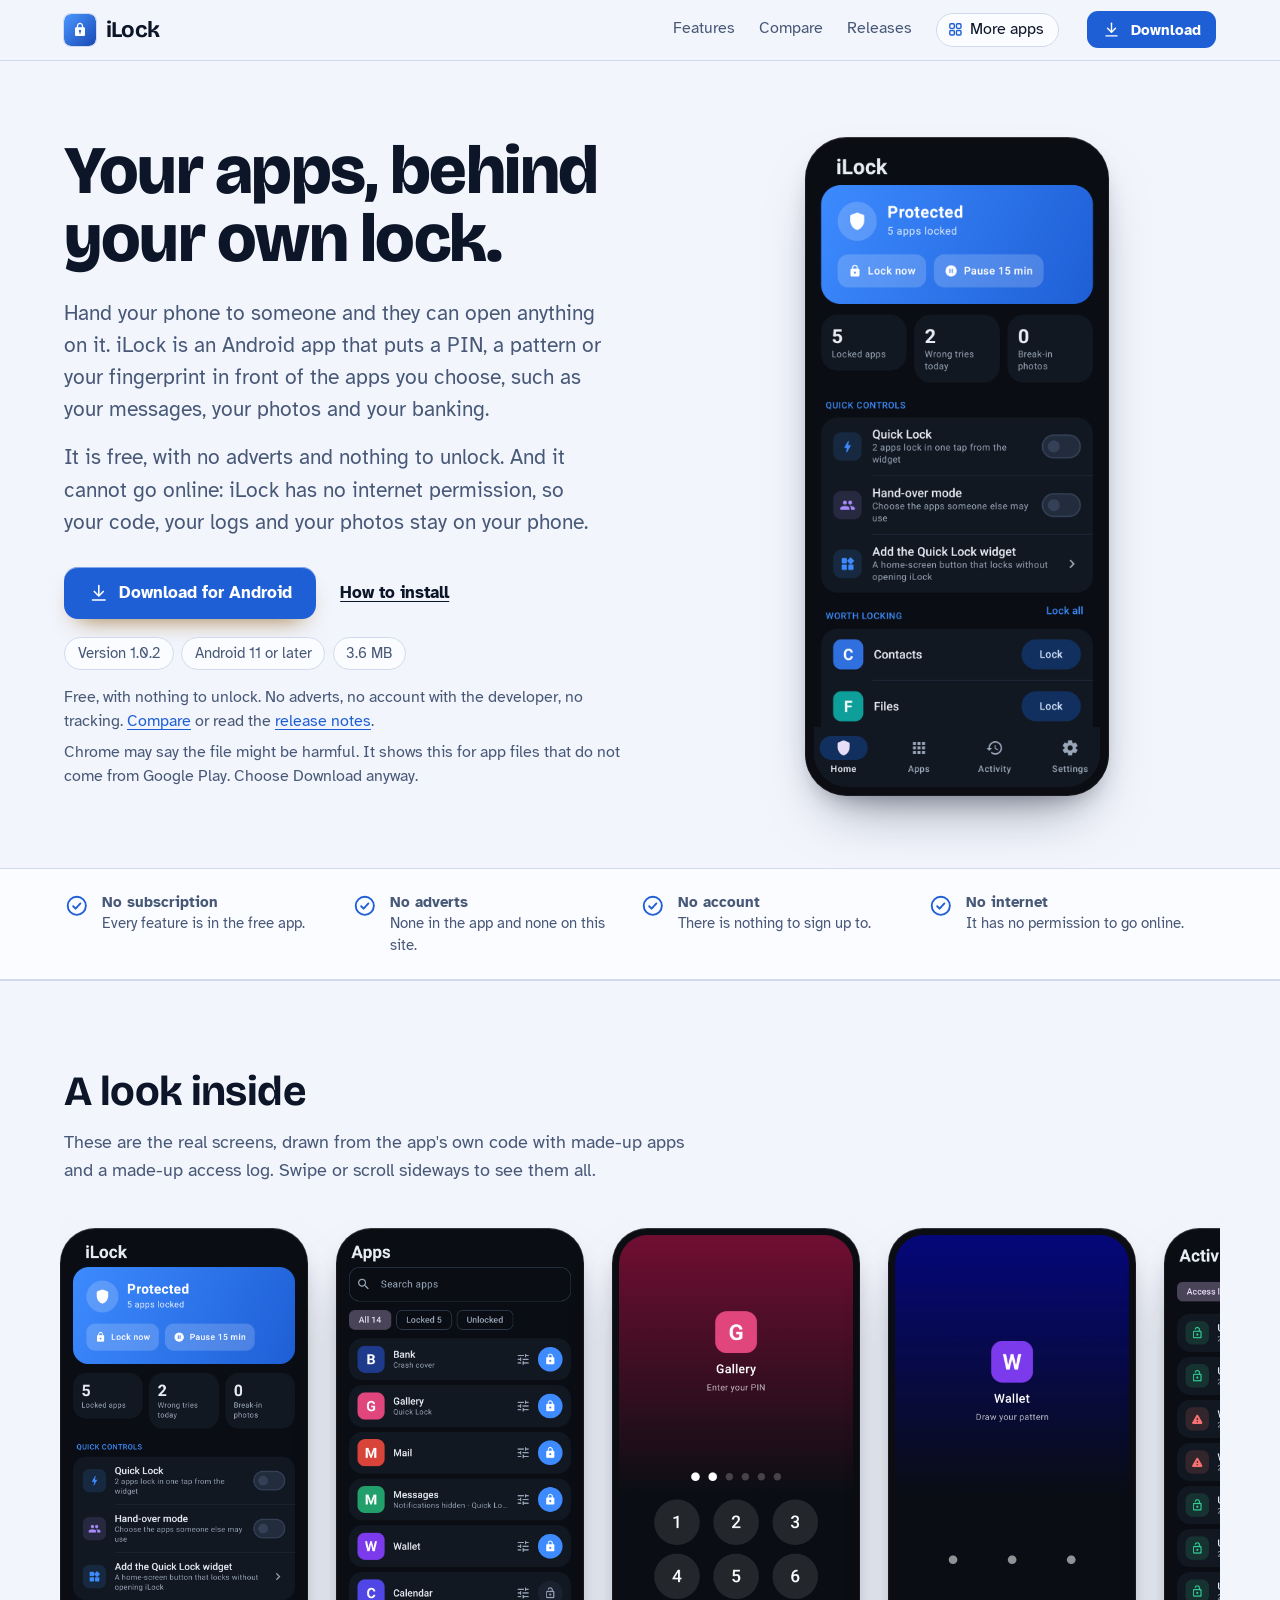
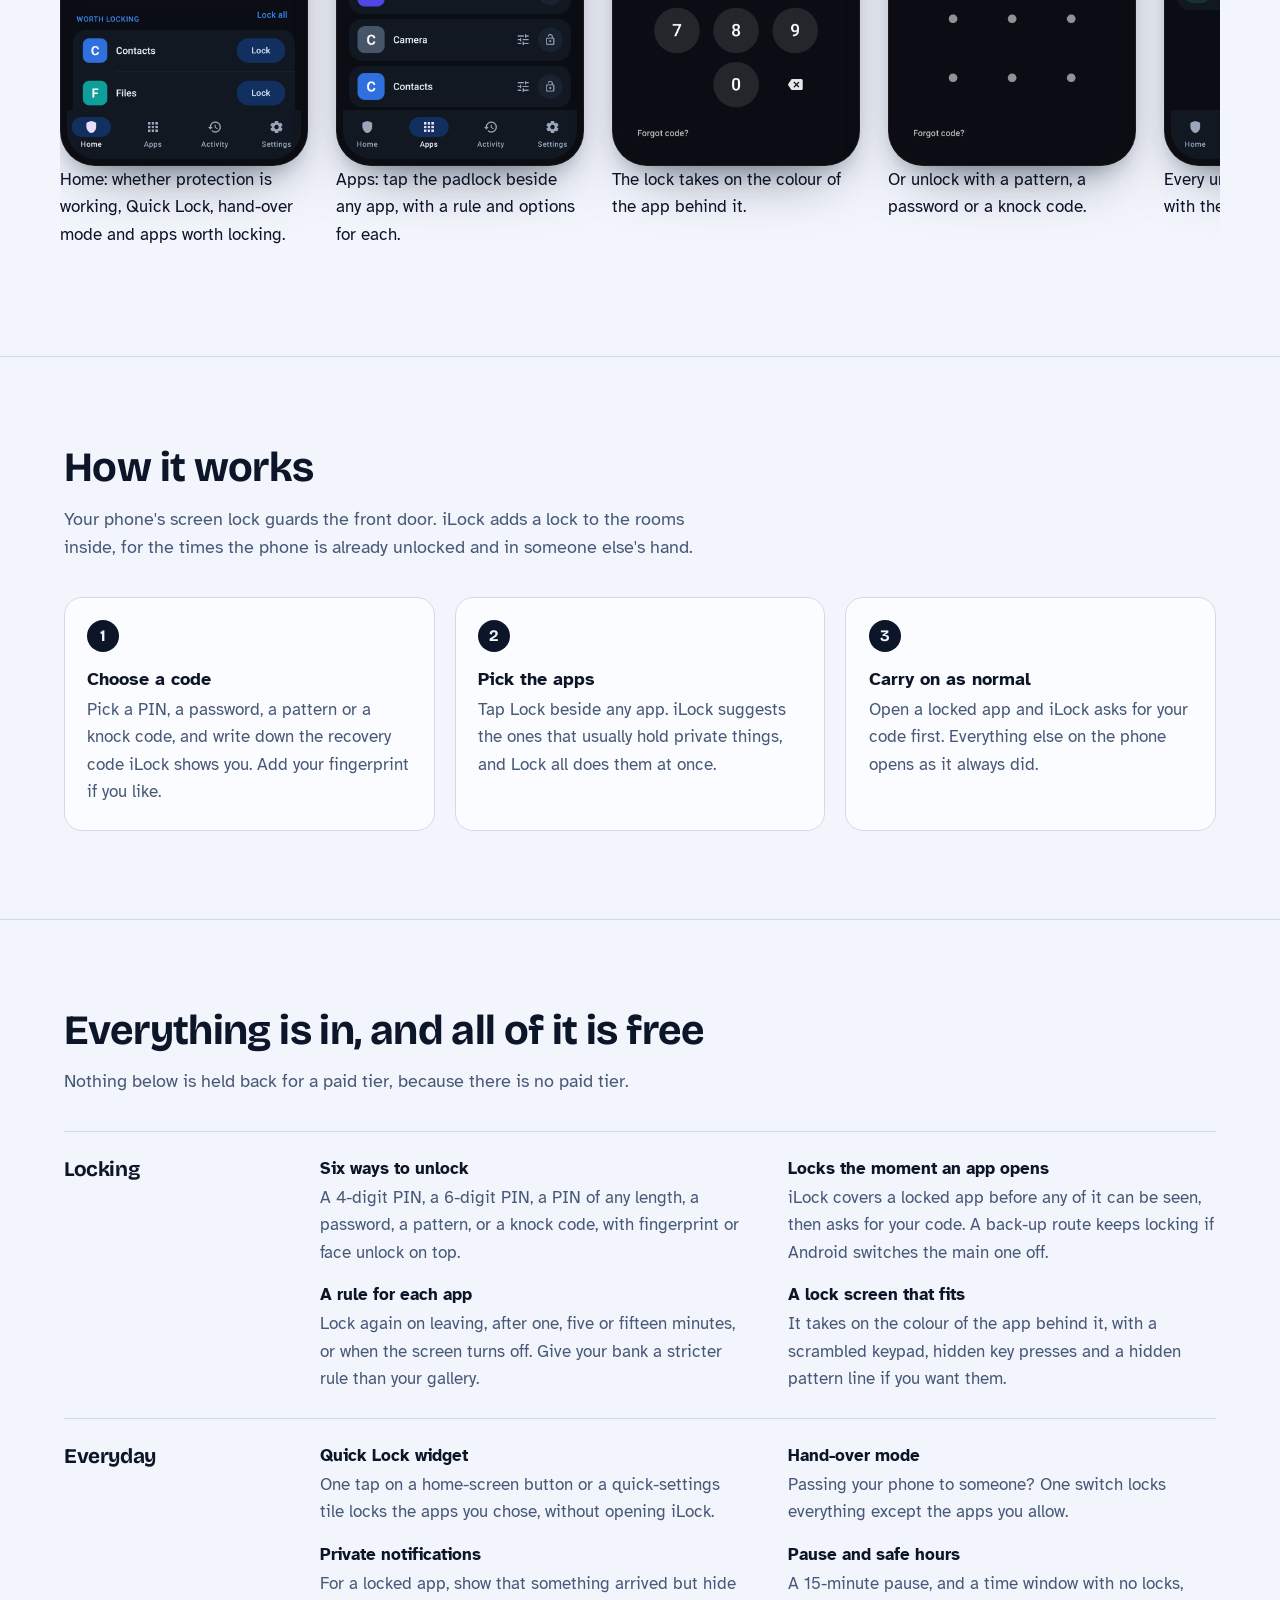
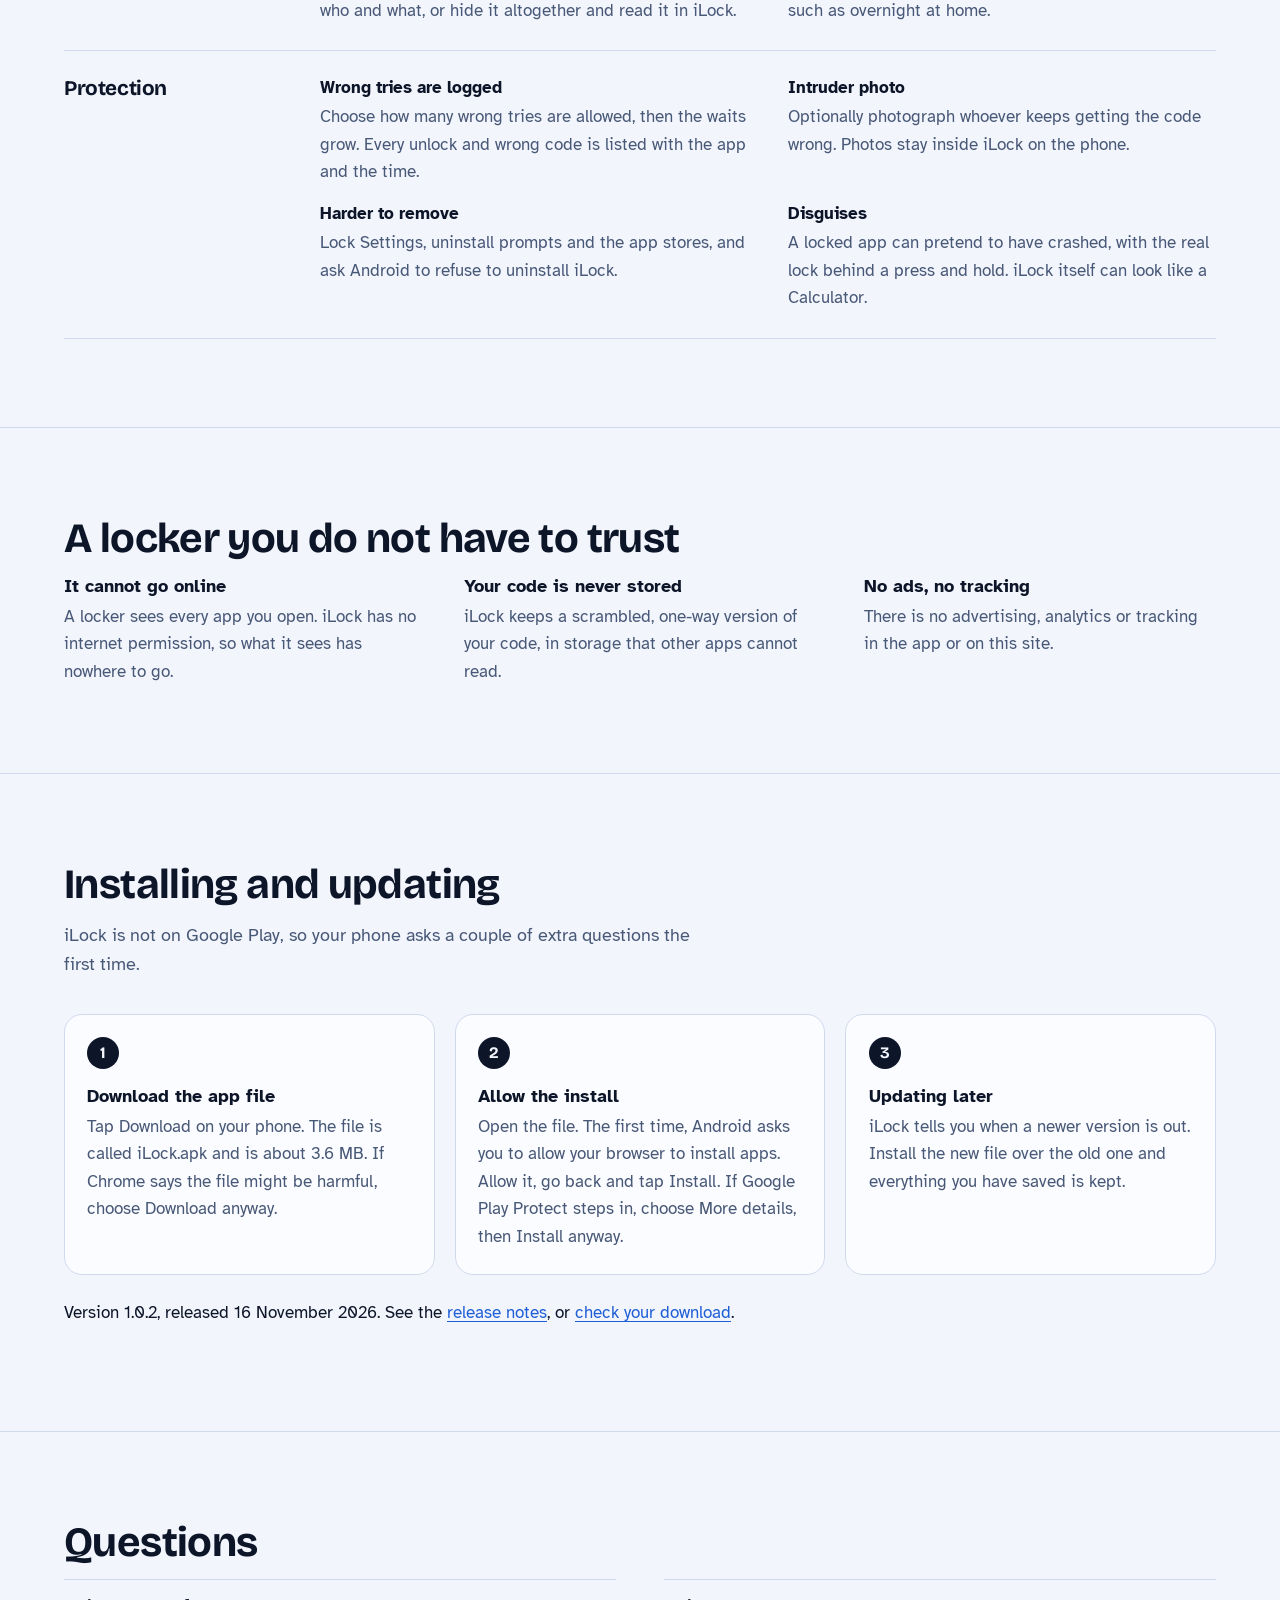
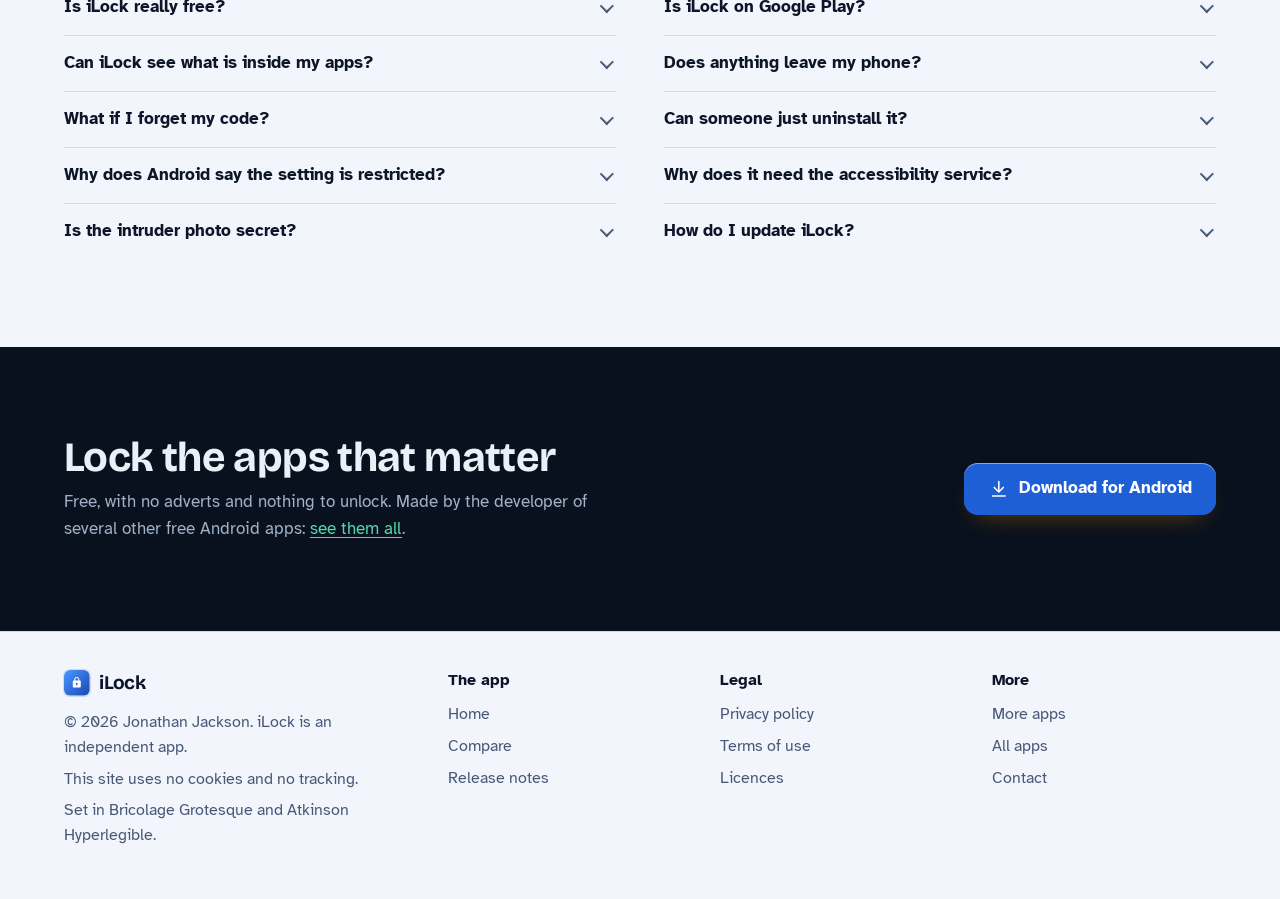
<file: index.html>
<!DOCTYPE html>
<html lang="en-GB">
<head>
<meta charset="utf-8">
<meta name="viewport" content="width=device-width, initial-scale=1">
<title>iLock: a free app locker for Android that cannot go online</title>
<meta name="description" content="iLock puts a PIN, a pattern, a password, a knock code or your fingerprint in front of the apps you choose, with Quick Lock, hand-over mode, private notifications and a break-in log. Free, no adverts, no account and no internet permission.">
<meta name="author" content="Jonathan Jackson">
<link rel="canonical" href="https://customgpter.github.io/ilock/">
<meta name="theme-color" content="#f2f5fc" media="(prefers-color-scheme: light)">
<meta name="theme-color" content="#090d16" media="(prefers-color-scheme: dark)">
<meta property="og:type" content="website">
<meta property="og:site_name" content="iLock">
<meta property="og:title" content="iLock: a free app locker for Android that cannot go online">
<meta property="og:description" content="iLock puts a PIN, a pattern, a password, a knock code or your fingerprint in front of the apps you choose, with Quick Lock, hand-over mode, private notifications and a break-in log. Free, no adverts, no account and no internet permission.">
<meta property="og:url" content="https://customgpter.github.io/ilock/">
<meta property="og:image" content="https://customgpter.github.io/ilock/assets/og.png">
<meta property="og:image:width" content="1200">
<meta property="og:image:height" content="630">
<meta property="og:image:alt" content="iLock&#x27;s home screen showing Protected, with five apps locked">
<meta property="og:locale" content="en_GB">
<meta name="twitter:card" content="summary_large_image">
<link rel="icon" href="./assets/favicon.svg" type="image/svg+xml">
<link rel="apple-touch-icon" href="./assets/apple-touch-icon.png">
<link rel="preload" href="./assets/fonts/bricolage-grotesque-latin.woff2" as="font" type="font/woff2" crossorigin>
<link rel="preload" href="./assets/fonts/atkinson-hyperlegible-latin-400-normal.woff2" as="font" type="font/woff2" crossorigin>
<link rel="stylesheet" href="./assets/site.css?v=1">
<link rel="stylesheet" href="./assets/house.css?v=1">
<link rel="stylesheet" href="./assets/apps-list.css?v=1">
<script src="./assets/apps-list.js?v=1" defer></script>
<script type="application/ld+json">{"@context":"https://schema.org","@type":"SoftwareApplication","name":"iLock","url":"https://customgpter.github.io/ilock/","description":"iLock puts a PIN, a pattern, a password, a knock code or your fingerprint in front of the apps you choose, with Quick Lock, hand-over mode, private notifications and a break-in log. Free, no adverts, no account and no internet permission.","applicationCategory":"SecurityApplication","operatingSystem":"Android 11 or later","softwareVersion":"1.0.2","downloadUrl":"https://github.com/CustomGPTer/ilock/releases/latest/download/iLock.apk","releaseNotes":"https://customgpter.github.io/ilock/releases.html","offers":{"@type":"Offer","price":"0","priceCurrency":"GBP"},"inLanguage":"en-GB","image":"https://customgpter.github.io/ilock/assets/og.png","featureList":["Six ways to unlock","Locks the moment an app opens","A rule for each app","A lock screen that fits","Quick Lock widget","Hand-over mode","Private notifications","Pause and safe hours","Wrong tries are logged","Intruder photo","Harder to remove","Disguises"],"author":{"@type":"Person","name":"Jonathan Jackson"}}</script>
<script type="application/ld+json">{"@context":"https://schema.org","@type":"FAQPage","mainEntity":[{"@type":"Question","name":"Is iLock really free?","acceptedAnswer":{"@type":"Answer","text":"Yes. There is no paid version, no subscription and no adverts, and nothing in the app is locked away. See the comparison."}},{"@type":"Question","name":"Is iLock on Google Play?","acceptedAnswer":{"@type":"Answer","text":"No. iLock is a personal project and is downloaded from this site as an Android app file. It needs Android 11 or later."}},{"@type":"Question","name":"Can iLock see what is inside my apps?","acceptedAnswer":{"@type":"Answer","text":"No. iLock learns one thing from Android: which app has just come to the front, so that it can show the lock. It does not read what is on the screen and does not record what you type."}},{"@type":"Question","name":"Does anything leave my phone?","acceptedAnswer":{"@type":"Answer","text":"No, and it cannot. iLock does not have Android's internet permission, so it has no way to send anything anywhere. You can check this yourself: open iLock's App info in your phone's settings and look at its permissions. The detail is in the privacy policy."}},{"@type":"Question","name":"What if I forget my code?","acceptedAnswer":{"@type":"Answer","text":"When you set iLock up it shows you a recovery code once, and you can add a security question. Either one lets you choose a new code. If you have lost both, uninstalling iLock removes the locks. Your apps and what is in them are not touched."}},{"@type":"Question","name":"Can someone just uninstall it?","acceptedAnswer":{"@type":"Answer","text":"Not easily, if you turn on tamper protection: the Settings app and uninstall prompts then ask for your code, and Android can be told to refuse to uninstall iLock. A person who knows your phone's own screen lock and restarts the phone in Safe mode can still remove it. iLock stops casual access. It is not a replacement for your phone's screen lock. More on this above."}},{"@type":"Question","name":"Why does Android say the setting is restricted?","acceptedAnswer":{"@type":"Answer","text":"Android blocks the accessibility switch for any app that was installed from a file and not from an app store. Try to switch iLock on once, so that Android shows its message. Then open iLock's App info, use the menu at the top right and choose Allow restricted settings, and switch it on again. iLock's setup screen walks you through this."}},{"@type":"Question","name":"Why does it need the accessibility service?","acceptedAnswer":{"@type":"Answer","text":"It is how Android tells an app, straight away, that a different app has opened. iLock asks for that and nothing more: the service is set up so that it cannot read the contents of a window."}},{"@type":"Question","name":"Is the intruder photo secret?","acceptedAnswer":{"@type":"Answer","text":"Not entirely. Android shows its green camera dot at the top of the screen whenever any app uses the camera, and iLock cannot hide that. The photo is saved inside iLock, not in your gallery."}},{"@type":"Question","name":"How do I update iLock?","acceptedAnswer":{"@type":"Answer","text":"Because iLock cannot go online, it cannot check for updates by itself. In Settings, Check for updates opens the download page in your browser. Install the new version over the one you have and your code, your locked apps and your settings are kept."}}]}</script>
</head>
<body>
<a class="skip" href="#main">Skip to content</a>
<header class="masthead">
<div class="wrap">
<a class="brand" href="./" aria-label="iLock home"><svg viewBox="0 0 108 108" aria-hidden="true"><defs><linearGradient id="mapp-il" x1="0" y1="0" x2="1" y2="1"><stop offset="0" stop-color="#4c97ff"/><stop offset="1" stop-color="#1748b5"/></linearGradient></defs><rect width="108" height="108" rx="24" fill="url(#mapp-il)"/><g transform="translate(28.8 27.8) scale(2.1)"><path fill="#fff" d="M18 8h-1V6c0-2.76-2.24-5-5-5S7 3.24 7 6v2H6c-1.1 0-2 .9-2 2v10c0 1.1.9 2 2 2h12c1.1 0 2-.9 2-2V10c0-1.1-.9-2-2-2zM9 6c0-1.66 1.34-3 3-3s3 1.34 3 3v2H9V6z"/><path fill="#1f5fd6" d="M12 12.2a1.9 1.9 0 0 0-.9 3.57V17.6a.9.9 0 0 0 1.8 0v-1.83A1.9 1.9 0 0 0 12 12.2z"/></g></svg><span>iLock</span></a>
<nav aria-label="Main"><ul><li><a href="./#features">Features</a></li><li><a href="./compare.html">Compare</a></li><li><a href="./releases.html">Releases</a></li><li><a class="more-apps" href="./more-apps.html"><svg class="ico" viewBox="0 0 24 24" aria-hidden="true"><rect x="4" y="4" width="6.5" height="6.5" rx="1.6"/><rect x="13.5" y="4" width="6.5" height="6.5" rx="1.6"/><rect x="4" y="13.5" width="6.5" height="6.5" rx="1.6"/><rect x="13.5" y="13.5" width="6.5" height="6.5" rx="1.6"/></svg>More apps</a></li></ul></nav>
<a class="button small" href="https://github.com/CustomGPTer/ilock/releases/latest/download/iLock.apk"><svg class="ico" viewBox="0 0 24 24" aria-hidden="true"><path d="M12 4v11"/><path d="M7 10.5l5 5 5-5"/><path d="M5 20h14"/></svg>Download</a>
</div>
</header>
<main id="main">
<div class="hero">
<div class="wrap hero-grid">
<div class="hero-copy">
<h1>Your apps, behind your own lock.</h1>
<p class="lede">Hand your phone to someone and they can open anything on it. iLock is an Android app that puts a PIN, a pattern or your fingerprint in front of the apps you choose, such as your messages, your photos and your banking.</p><p class="lede">It is free, with no adverts and nothing to unlock. And it cannot go online: iLock has no internet permission, so your code, your logs and your photos stay on your phone.</p>

<p class="get" id="download"><a class="button" href="https://github.com/CustomGPTer/ilock/releases/latest/download/iLock.apk"><svg class="ico" viewBox="0 0 24 24" aria-hidden="true"><path d="M12 4v11"/><path d="M7 10.5l5 5 5-5"/><path d="M5 20h14"/></svg>Download for Android</a><a class="aside" href="#install">How to install</a></p>
<ul class="pills"><li>Version 1.0.2</li><li>Android 11 or later</li><li>3.6 MB</li></ul>
<p class="facts">Free, with nothing to unlock. No adverts, no account with the developer, no tracking. <a href="compare.html">Compare</a> or read the <a href="releases.html">release notes</a>.</p>
<p class="facts">Chrome may say the file might be harmful. It shows this for app files that do not come from Google Play. Choose Download anyway.</p>
</div>
<div class="hero-phone"><div class="phone"><img src="./assets/screens/home.png" alt="Home: whether protection is working, Quick Lock, hand-over mode and apps worth locking." width="393" height="852" fetchpriority="high"></div></div>
</div>
</div>

<section class="promises" aria-label="In short">
<div class="wrap"><ul><li><svg class="ico" viewBox="0 0 24 24" aria-hidden="true"><circle cx="12" cy="12" r="8.5"/><path d="M8.6 12.4l2.3 2.3 4.5-4.9"/></svg><span><b>No subscription</b><span>Every feature is in the free app.</span></span></li><li><svg class="ico" viewBox="0 0 24 24" aria-hidden="true"><circle cx="12" cy="12" r="8.5"/><path d="M8.6 12.4l2.3 2.3 4.5-4.9"/></svg><span><b>No adverts</b><span>None in the app and none on this site.</span></span></li><li><svg class="ico" viewBox="0 0 24 24" aria-hidden="true"><circle cx="12" cy="12" r="8.5"/><path d="M8.6 12.4l2.3 2.3 4.5-4.9"/></svg><span><b>No account</b><span>There is nothing to sign up to.</span></span></li><li><svg class="ico" viewBox="0 0 24 24" aria-hidden="true"><circle cx="12" cy="12" r="8.5"/><path d="M8.6 12.4l2.3 2.3 4.5-4.9"/></svg><span><b>No internet</b><span>It has no permission to go online.</span></span></li></ul></div>
</section>

<section id="screens" aria-labelledby="screens-h">
<div class="wrap">
<h2 id="screens-h">A look inside</h2>
<p class="intro">These are the real screens, drawn from the app&#x27;s own code with made-up apps and a made-up access log. Swipe or scroll sideways to see them all.</p>
<div class="gallery" tabindex="0" role="region" aria-label="Screens from iLock"><figure class="shot"><div class="phone"><img src="./assets/screens/home.png" alt="Home: whether protection is working, Quick Lock, hand-over mode and apps worth locking." width="393" height="852" loading="eager" decoding="async"></div><figcaption>Home: whether protection is working, Quick Lock, hand-over mode and apps worth locking.</figcaption></figure><figure class="shot"><div class="phone"><img src="./assets/screens/apps.png" alt="Apps: tap the padlock beside any app, with a rule and options for each." width="393" height="852" loading="eager" decoding="async"></div><figcaption>Apps: tap the padlock beside any app, with a rule and options for each.</figcaption></figure><figure class="shot"><div class="phone"><img src="./assets/screens/lock.png" alt="The lock takes on the colour of the app behind it." width="393" height="852" loading="eager" decoding="async"></div><figcaption>The lock takes on the colour of the app behind it.</figcaption></figure><figure class="shot"><div class="phone"><img src="./assets/screens/pattern.png" alt="Or unlock with a pattern, a password or a knock code." width="393" height="852" loading="eager" decoding="async"></div><figcaption>Or unlock with a pattern, a password or a knock code.</figcaption></figure><figure class="shot"><div class="phone"><img src="./assets/screens/activity.png" alt="Every unlock and wrong code, with the app and the time." width="393" height="852" loading="eager" decoding="async"></div><figcaption>Every unlock and wrong code, with the app and the time.</figcaption></figure><figure class="shot"><div class="phone"><img src="./assets/screens/notifications.png" alt="Notifications hidden from a locked app, kept here to read." width="393" height="852" loading="eager" decoding="async"></div><figcaption>Notifications hidden from a locked app, kept here to read.</figcaption></figure><figure class="shot"><div class="phone"><img src="./assets/screens/settings.png" alt="Settings: your code, recovery, fingerprint and relock rules." width="393" height="852" loading="eager" decoding="async"></div><figcaption>Settings: your code, recovery, fingerprint and relock rules.</figcaption></figure><figure class="shot"><div class="phone"><img src="./assets/screens/crash.png" alt="A locked app can pretend it has crashed." width="393" height="852" loading="eager" decoding="async"></div><figcaption>A locked app can pretend it has crashed.</figcaption></figure></div>
</div>
</section>

<section id="how" aria-labelledby="how-h">
<div class="wrap">
<h2 id="how-h">How it works</h2>
<p class="intro">Your phone's screen lock guards the front door. iLock adds a lock to the rooms inside, for the times the phone is already unlocked and in someone else's hand.</p>
<ol class="steps"><li><h3>Choose a code</h3><p>Pick a PIN, a password, a pattern or a knock code, and write down the recovery code iLock shows you. Add your fingerprint if you like.</p></li><li><h3>Pick the apps</h3><p>Tap Lock beside any app. iLock suggests the ones that usually hold private things, and Lock all does them at once.</p></li><li><h3>Carry on as normal</h3><p>Open a locked app and iLock asks for your code first. Everything else on the phone opens as it always did.</p></li></ol>
</div>
</section>

<section id="features" aria-labelledby="features-h">
<div class="wrap">
<h2 id="features-h">Everything is in, and all of it is free</h2>
<p class="intro">Nothing below is held back for a paid tier, because there is no paid tier.</p>
<div class="groups"><div class="group"><h3>Locking</h3><dl><div><dt>Six ways to unlock</dt><dd>A 4-digit PIN, a 6-digit PIN, a PIN of any length, a password, a pattern, or a knock code, with fingerprint or face unlock on top.</dd></div><div><dt>Locks the moment an app opens</dt><dd>iLock covers a locked app before any of it can be seen, then asks for your code. A back-up route keeps locking if Android switches the main one off.</dd></div><div><dt>A rule for each app</dt><dd>Lock again on leaving, after one, five or fifteen minutes, or when the screen turns off. Give your bank a stricter rule than your gallery.</dd></div><div><dt>A lock screen that fits</dt><dd>It takes on the colour of the app behind it, with a scrambled keypad, hidden key presses and a hidden pattern line if you want them.</dd></div></dl></div><div class="group"><h3>Everyday</h3><dl><div><dt>Quick Lock widget</dt><dd>One tap on a home-screen button or a quick-settings tile locks the apps you chose, without opening iLock.</dd></div><div><dt>Hand-over mode</dt><dd>Passing your phone to someone? One switch locks everything except the apps you allow.</dd></div><div><dt>Private notifications</dt><dd>For a locked app, show that something arrived but hide who and what, or hide it altogether and read it in iLock.</dd></div><div><dt>Pause and safe hours</dt><dd>A 15-minute pause, and a time window with no locks, such as overnight at home.</dd></div></dl></div><div class="group"><h3>Protection</h3><dl><div><dt>Wrong tries are logged</dt><dd>Choose how many wrong tries are allowed, then the waits grow. Every unlock and wrong code is listed with the app and the time.</dd></div><div><dt>Intruder photo</dt><dd>Optionally photograph whoever keeps getting the code wrong. Photos stay inside iLock on the phone.</dd></div><div><dt>Harder to remove</dt><dd>Lock Settings, uninstall prompts and the app stores, and ask Android to refuse to uninstall iLock.</dd></div><div><dt>Disguises</dt><dd>A locked app can pretend to have crashed, with the real lock behind a press and hold. iLock itself can look like a Calculator.</dd></div></dl></div></div>
</div>
</section>

<section id="privacy" aria-labelledby="privacy-h">
<div class="wrap">
<h2 id="privacy-h">A locker you do not have to trust</h2>
<ul class="plain"><li><h3>It cannot go online</h3><p>A locker sees every app you open. iLock has no internet permission, so what it sees has nowhere to go.</p></li><li><h3>Your code is never stored</h3><p>iLock keeps a scrambled, one-way version of your code, in storage that other apps cannot read.</p></li><li><h3>No ads, no tracking</h3><p>There is no advertising, analytics or tracking in the app or on this site.</p></li></ul>
</div>
</section>

<section id="install" aria-labelledby="install-h">
<div class="wrap">
<h2 id="install-h">Installing and updating</h2>
<p class="intro">iLock is not on Google Play, so your phone asks a couple of extra questions the first time.</p>
<ol class="steps"><li><h3>Download the app file</h3><p>Tap Download on your phone. The file is called iLock.apk and is about 3.6 MB. If Chrome says the file might be harmful, choose Download anyway.</p></li><li><h3>Allow the install</h3><p>Open the file. The first time, Android asks you to allow your browser to install apps. Allow it, go back and tap Install. If Google Play Protect steps in, choose More details, then Install anyway.</p></li><li><h3>Updating later</h3><p>iLock tells you when a newer version is out. Install the new file over the old one and everything you have saved is kept.</p></li></ol>
<p class="after-table">Version 1.0.2, released 16 November 2026. See the <a href="releases.html">release notes</a>, or <a href="releases.html#checking">check your download</a>.</p>
</div>
</section>

<section id="questions" aria-labelledby="questions-h">
<div class="wrap">
<h2 id="questions-h">Questions</h2>
<div class="faq"><details><summary>Is iLock really free?</summary><p>Yes. There is no paid version, no subscription and no adverts, and nothing in the app is locked away. <a href="compare.html">See the comparison</a>.</p></details><details><summary>Is iLock on Google Play?</summary><p>No. iLock is a personal project and is downloaded from this site as an Android app file. It needs Android 11 or later.</p></details><details><summary>Can iLock see what is inside my apps?</summary><p>No. iLock learns one thing from Android: which app has just come to the front, so that it can show the lock. It does not read what is on the screen and does not record what you type.</p></details><details><summary>Does anything leave my phone?</summary><p>No, and it cannot. iLock does not have Android's internet permission, so it has no way to send anything anywhere. You can check this yourself: open iLock's App info in your phone's settings and look at its permissions. The detail is in the <a href="privacy.html">privacy policy</a>.</p></details><details><summary>What if I forget my code?</summary><p>When you set iLock up it shows you a recovery code once, and you can add a security question. Either one lets you choose a new code. If you have lost both, uninstalling iLock removes the locks. Your apps and what is in them are not touched.</p></details><details><summary>Can someone just uninstall it?</summary><p>Not easily, if you turn on tamper protection: the Settings app and uninstall prompts then ask for your code, and Android can be told to refuse to uninstall iLock. A person who knows your phone's own screen lock and restarts the phone in Safe mode can still remove it. iLock stops casual access. It is not a replacement for your phone's screen lock. More on this <a href="#limits">above</a>.</p></details><details><summary>Why does Android say the setting is restricted?</summary><p>Android blocks the accessibility switch for any app that was installed from a file and not from an app store. Try to switch iLock on once, so that Android shows its message. Then open iLock's App info, use the menu at the top right and choose Allow restricted settings, and switch it on again. iLock's setup screen walks you through this.</p></details><details><summary>Why does it need the accessibility service?</summary><p>It is how Android tells an app, straight away, that a different app has opened. iLock asks for that and nothing more: the service is set up so that it cannot read the contents of a window.</p></details><details><summary>Is the intruder photo secret?</summary><p>Not entirely. Android shows its green camera dot at the top of the screen whenever any app uses the camera, and iLock cannot hide that. The photo is saved inside iLock, not in your gallery.</p></details><details><summary>How do I update iLock?</summary><p>Because iLock cannot go online, it cannot check for updates by itself. In Settings, Check for updates opens the download page in your browser. Install the new version over the one you have and your code, your locked apps and your settings are kept.</p></details></div>
</div>
</section>

<section class="closing" aria-labelledby="closing-h">
<div class="wrap">
<div><h2 id="closing-h">Lock the apps that matter</h2><p>Free, with no adverts and nothing to unlock. Made by the developer of several other free Android apps: <a href="more-apps.html">see them all</a>.</p></div>
<a class="button" href="https://github.com/CustomGPTer/ilock/releases/latest/download/iLock.apk"><svg class="ico" viewBox="0 0 24 24" aria-hidden="true"><path d="M12 4v11"/><path d="M7 10.5l5 5 5-5"/><path d="M5 20h14"/></svg>Download for Android</a>
</div>
</section>
</main>
<footer class="colophon">
<div class="wrap">
<div>
<a class="brand" href="./" aria-label="iLock home"><svg viewBox="0 0 108 108" aria-hidden="true"><defs><linearGradient id="mapp-il" x1="0" y1="0" x2="1" y2="1"><stop offset="0" stop-color="#4c97ff"/><stop offset="1" stop-color="#1748b5"/></linearGradient></defs><rect width="108" height="108" rx="24" fill="url(#mapp-il)"/><g transform="translate(28.8 27.8) scale(2.1)"><path fill="#fff" d="M18 8h-1V6c0-2.76-2.24-5-5-5S7 3.24 7 6v2H6c-1.1 0-2 .9-2 2v10c0 1.1.9 2 2 2h12c1.1 0 2-.9 2-2V10c0-1.1-.9-2-2-2zM9 6c0-1.66 1.34-3 3-3s3 1.34 3 3v2H9V6z"/><path fill="#1f5fd6" d="M12 12.2a1.9 1.9 0 0 0-.9 3.57V17.6a.9.9 0 0 0 1.8 0v-1.83A1.9 1.9 0 0 0 12 12.2z"/></g></svg><span>iLock</span></a>
<p>&copy; 2026 Jonathan Jackson. iLock is an independent app.</p>
<p>This site uses no cookies and no tracking.</p>
<p>Set in Bricolage Grotesque and Atkinson Hyperlegible.</p>
</div>
<nav aria-label="The app"><h2>The app</h2><ul>
<li><a href="./">Home</a></li>
<li><a href="./compare.html">Compare</a></li>
<li><a href="./releases.html">Release notes</a></li>

</ul></nav>
<nav aria-label="Legal"><h2>Legal</h2><ul>
<li><a href="./privacy.html">Privacy policy</a></li>
<li><a href="./terms.html">Terms of use</a></li>
<li><a href="./licences.html">Licences</a></li>
</ul></nav>
<nav aria-label="More"><h2>More</h2><ul>
<li><a href="./more-apps.html">More apps</a></li>
<li><a href="https://customgpter.github.io/">All apps</a></li>
<li><a href="https://github.com/CustomGPTer/ilock/issues">Contact</a></li>
</ul></nav>
</div>
</footer>
</body>
</html>
</file>
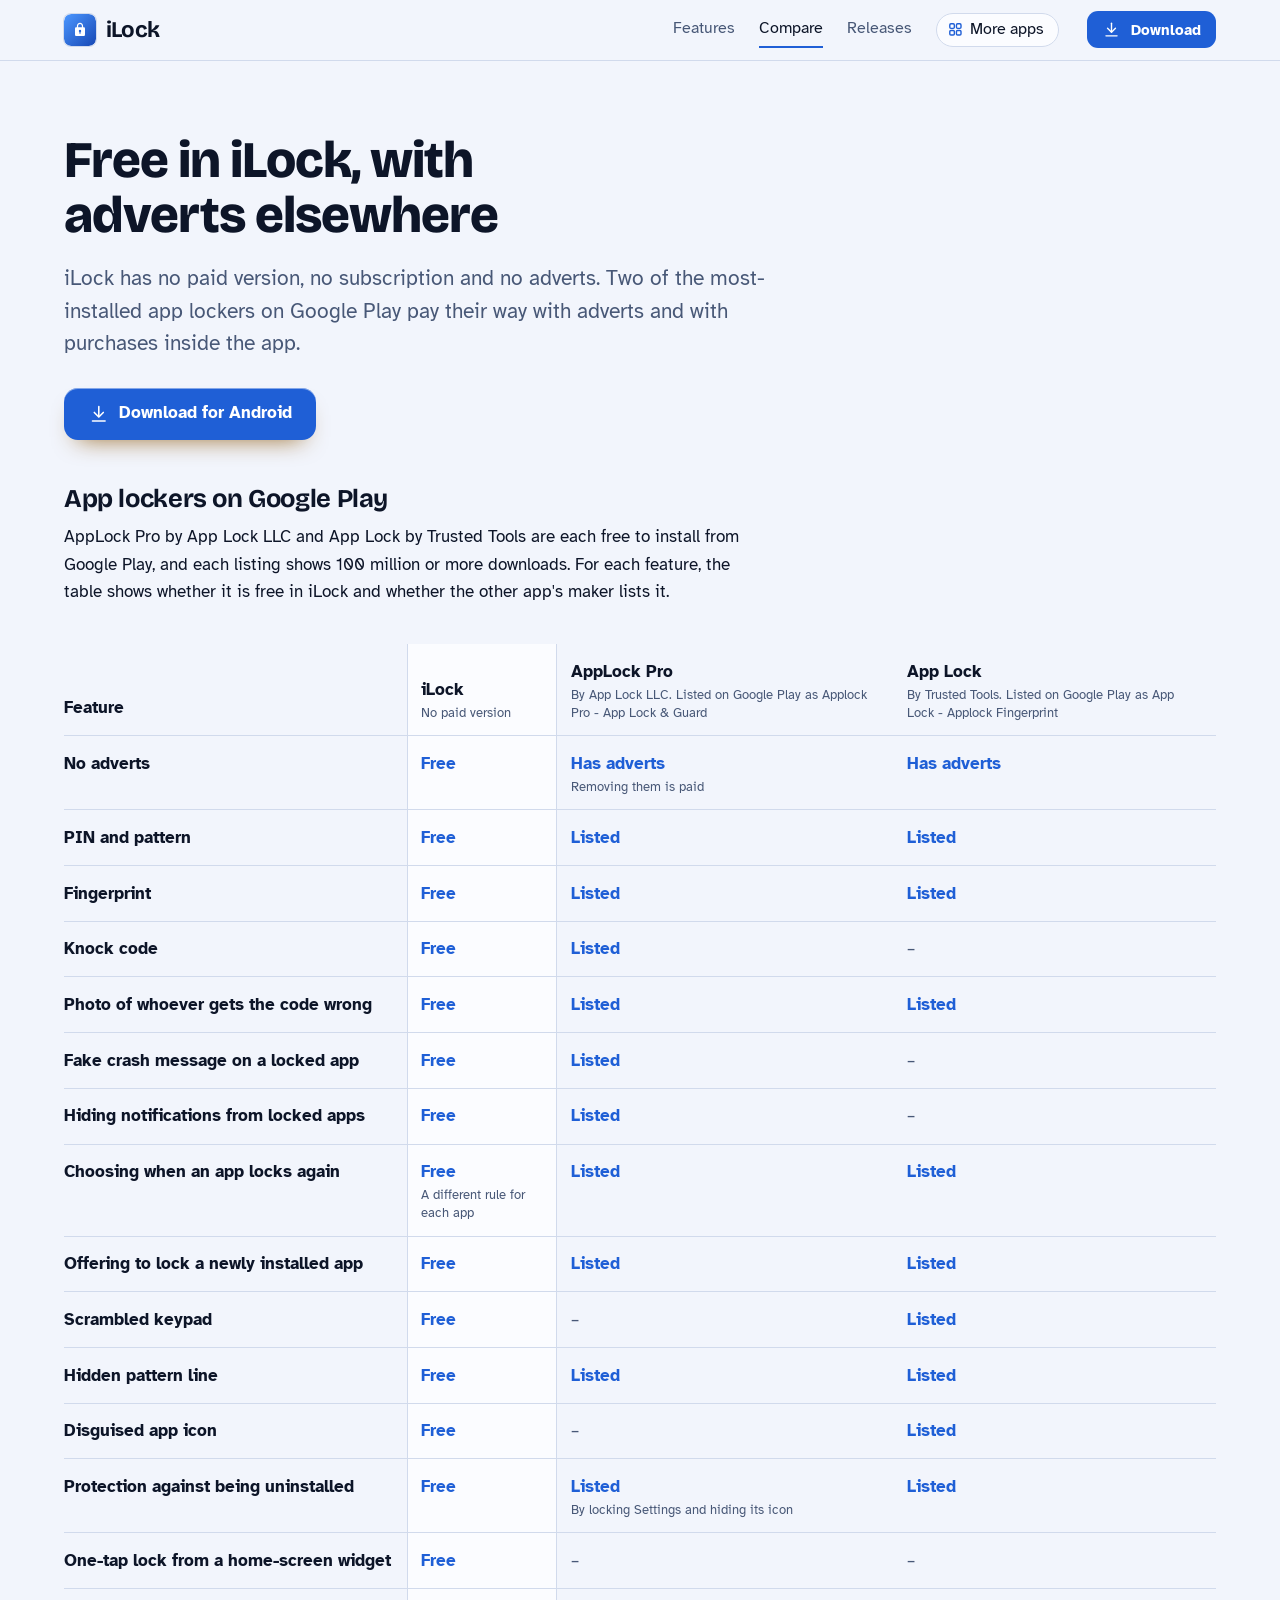
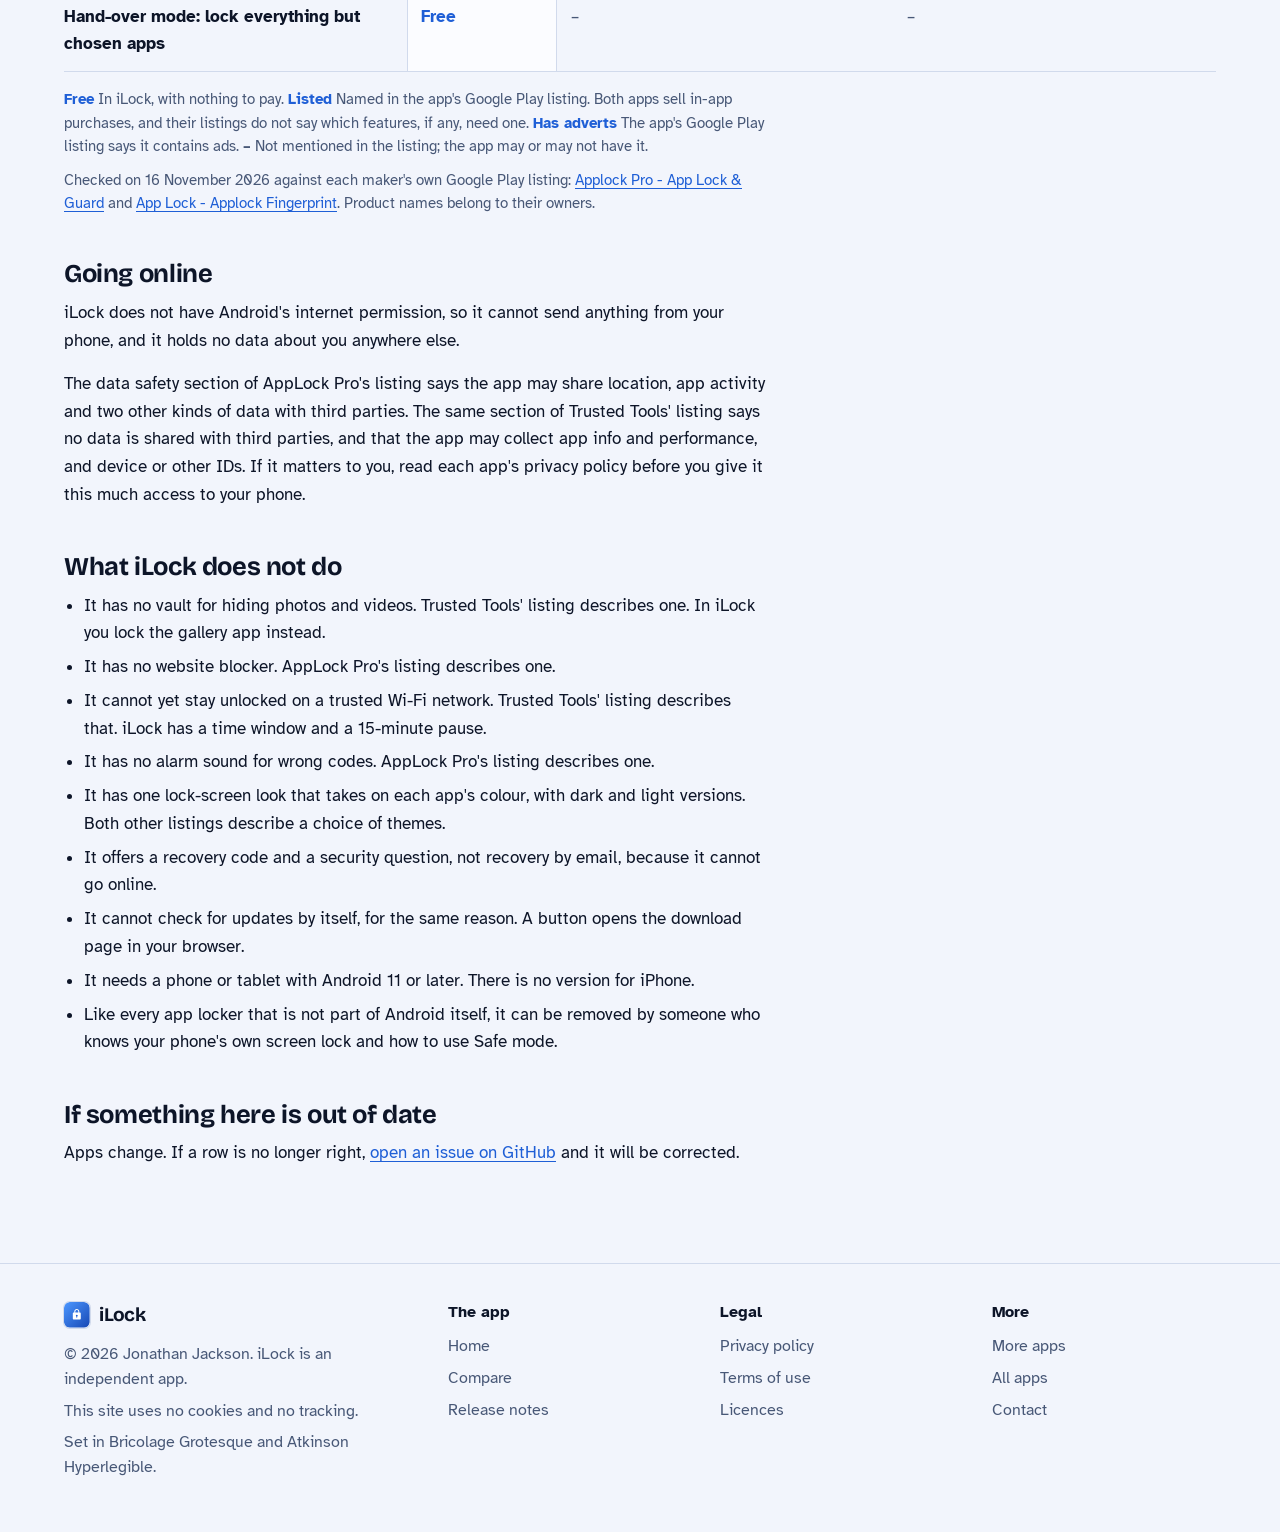
<file: compare.html>
<!DOCTYPE html>
<html lang="en-GB">
<head>
<meta charset="utf-8">
<meta name="viewport" content="width=device-width, initial-scale=1">
<title>iLock compared with other app lockers</title>
<meta name="description" content="How iLock compares with AppLock Pro and App Lock by Trusted Tools, feature by feature, with each claim linked to the app&#x27;s own Google Play listing.">
<meta name="author" content="Jonathan Jackson">
<link rel="canonical" href="https://customgpter.github.io/ilock/compare.html">
<meta name="theme-color" content="#f2f5fc" media="(prefers-color-scheme: light)">
<meta name="theme-color" content="#090d16" media="(prefers-color-scheme: dark)">
<meta property="og:type" content="website">
<meta property="og:site_name" content="iLock">
<meta property="og:title" content="iLock compared with other app lockers">
<meta property="og:description" content="How iLock compares with AppLock Pro and App Lock by Trusted Tools, feature by feature, with each claim linked to the app&#x27;s own Google Play listing.">
<meta property="og:url" content="https://customgpter.github.io/ilock/compare.html">
<meta property="og:image" content="https://customgpter.github.io/ilock/assets/og.png">
<meta property="og:image:width" content="1200">
<meta property="og:image:height" content="630">
<meta property="og:image:alt" content="iLock&#x27;s home screen showing Protected, with five apps locked">
<meta property="og:locale" content="en_GB">
<meta name="twitter:card" content="summary_large_image">
<link rel="icon" href="./assets/favicon.svg" type="image/svg+xml">
<link rel="apple-touch-icon" href="./assets/apple-touch-icon.png">
<link rel="preload" href="./assets/fonts/bricolage-grotesque-latin.woff2" as="font" type="font/woff2" crossorigin>
<link rel="preload" href="./assets/fonts/atkinson-hyperlegible-latin-400-normal.woff2" as="font" type="font/woff2" crossorigin>
<link rel="stylesheet" href="./assets/site.css?v=1">
<link rel="stylesheet" href="./assets/house.css?v=1">
<link rel="stylesheet" href="./assets/apps-list.css?v=1">
<script src="./assets/apps-list.js?v=1" defer></script>
</head>
<body>
<a class="skip" href="#main">Skip to content</a>
<header class="masthead">
<div class="wrap">
<a class="brand" href="./" aria-label="iLock home"><svg viewBox="0 0 108 108" aria-hidden="true"><defs><linearGradient id="mapp-il" x1="0" y1="0" x2="1" y2="1"><stop offset="0" stop-color="#4c97ff"/><stop offset="1" stop-color="#1748b5"/></linearGradient></defs><rect width="108" height="108" rx="24" fill="url(#mapp-il)"/><g transform="translate(28.8 27.8) scale(2.1)"><path fill="#fff" d="M18 8h-1V6c0-2.76-2.24-5-5-5S7 3.24 7 6v2H6c-1.1 0-2 .9-2 2v10c0 1.1.9 2 2 2h12c1.1 0 2-.9 2-2V10c0-1.1-.9-2-2-2zM9 6c0-1.66 1.34-3 3-3s3 1.34 3 3v2H9V6z"/><path fill="#1f5fd6" d="M12 12.2a1.9 1.9 0 0 0-.9 3.57V17.6a.9.9 0 0 0 1.8 0v-1.83A1.9 1.9 0 0 0 12 12.2z"/></g></svg><span>iLock</span></a>
<nav aria-label="Main"><ul><li><a href="./#features">Features</a></li><li><a href="./compare.html" aria-current="page">Compare</a></li><li><a href="./releases.html">Releases</a></li><li><a class="more-apps" href="./more-apps.html"><svg class="ico" viewBox="0 0 24 24" aria-hidden="true"><rect x="4" y="4" width="6.5" height="6.5" rx="1.6"/><rect x="13.5" y="4" width="6.5" height="6.5" rx="1.6"/><rect x="4" y="13.5" width="6.5" height="6.5" rx="1.6"/><rect x="13.5" y="13.5" width="6.5" height="6.5" rx="1.6"/></svg>More apps</a></li></ul></nav>
<a class="button small" href="https://github.com/CustomGPTer/ilock/releases/latest/download/iLock.apk"><svg class="ico" viewBox="0 0 24 24" aria-hidden="true"><path d="M12 4v11"/><path d="M7 10.5l5 5 5-5"/><path d="M5 20h14"/></svg>Download</a>
</div>
</header>
<main id="main" class="doc">
<div class="wrap">
<div class="measure">
<h1>Free in iLock, with adverts elsewhere</h1>
<p class="lede">iLock has no paid version, no subscription and no adverts. Two of the most-installed app lockers on Google Play pay their way with adverts and with purchases inside the app.</p>
<p class="get"><a class="button" href="https://github.com/CustomGPTer/ilock/releases/latest/download/iLock.apk"><svg class="ico" viewBox="0 0 24 24" aria-hidden="true"><path d="M12 4v11"/><path d="M7 10.5l5 5 5-5"/><path d="M5 20h14"/></svg>Download for Android</a></p>
<h2 id="paid">App lockers on Google Play</h2>
<p>AppLock Pro by App Lock LLC and App Lock by Trusted Tools are each free to install from Google Play, and each listing shows 100 million or more downloads. For each feature, the table shows whether it is free in iLock and whether the other app's maker lists it.</p>
</div>
<div class="scroll">
<table class="cmp">
<thead><tr><th scope="col">Feature</th><th scope="col" class="ours">iLock<small>No paid version</small></th><th scope="col">AppLock Pro<small>By App Lock LLC. Listed on Google Play as Applock Pro - App Lock &amp; Guard</small></th><th scope="col">App Lock<small>By Trusted Tools. Listed on Google Play as App Lock - Applock Fingerprint</small></th></tr></thead>
<tbody>
<tr><th scope="row">No adverts</th><td class="yes ours"><span class="app">iLock</span><span class="v">Free</span></td><td class="pay"><span class="app">AppLock Pro</span><span class="v">Has adverts<small>Removing them is paid</small></span></td><td class="pay"><span class="app">App Lock</span><span class="v">Has adverts</span></td></tr>
<tr><th scope="row">PIN and pattern</th><td class="yes ours"><span class="app">iLock</span><span class="v">Free</span></td><td class="yes"><span class="app">AppLock Pro</span><span class="v">Listed</span></td><td class="yes"><span class="app">App Lock</span><span class="v">Listed</span></td></tr>
<tr><th scope="row">Fingerprint</th><td class="yes ours"><span class="app">iLock</span><span class="v">Free</span></td><td class="yes"><span class="app">AppLock Pro</span><span class="v">Listed</span></td><td class="yes"><span class="app">App Lock</span><span class="v">Listed</span></td></tr>
<tr><th scope="row">Knock code</th><td class="yes ours"><span class="app">iLock</span><span class="v">Free</span></td><td class="yes"><span class="app">AppLock Pro</span><span class="v">Listed</span></td><td class="na"><span class="app">App Lock</span><span class="v"><span aria-label="Not mentioned in its listing">&ndash;</span></span></td></tr>
<tr><th scope="row">Photo of whoever gets the code wrong</th><td class="yes ours"><span class="app">iLock</span><span class="v">Free</span></td><td class="yes"><span class="app">AppLock Pro</span><span class="v">Listed</span></td><td class="yes"><span class="app">App Lock</span><span class="v">Listed</span></td></tr>
<tr><th scope="row">Fake crash message on a locked app</th><td class="yes ours"><span class="app">iLock</span><span class="v">Free</span></td><td class="yes"><span class="app">AppLock Pro</span><span class="v">Listed</span></td><td class="na"><span class="app">App Lock</span><span class="v"><span aria-label="Not mentioned in its listing">&ndash;</span></span></td></tr>
<tr><th scope="row">Hiding notifications from locked apps</th><td class="yes ours"><span class="app">iLock</span><span class="v">Free</span></td><td class="yes"><span class="app">AppLock Pro</span><span class="v">Listed</span></td><td class="na"><span class="app">App Lock</span><span class="v"><span aria-label="Not mentioned in its listing">&ndash;</span></span></td></tr>
<tr><th scope="row">Choosing when an app locks again</th><td class="yes ours"><span class="app">iLock</span><span class="v">Free<small>A different rule for each app</small></span></td><td class="yes"><span class="app">AppLock Pro</span><span class="v">Listed</span></td><td class="yes"><span class="app">App Lock</span><span class="v">Listed</span></td></tr>
<tr><th scope="row">Offering to lock a newly installed app</th><td class="yes ours"><span class="app">iLock</span><span class="v">Free</span></td><td class="yes"><span class="app">AppLock Pro</span><span class="v">Listed</span></td><td class="yes"><span class="app">App Lock</span><span class="v">Listed</span></td></tr>
<tr><th scope="row">Scrambled keypad</th><td class="yes ours"><span class="app">iLock</span><span class="v">Free</span></td><td class="na"><span class="app">AppLock Pro</span><span class="v"><span aria-label="Not mentioned in its listing">&ndash;</span></span></td><td class="yes"><span class="app">App Lock</span><span class="v">Listed</span></td></tr>
<tr><th scope="row">Hidden pattern line</th><td class="yes ours"><span class="app">iLock</span><span class="v">Free</span></td><td class="yes"><span class="app">AppLock Pro</span><span class="v">Listed</span></td><td class="yes"><span class="app">App Lock</span><span class="v">Listed</span></td></tr>
<tr><th scope="row">Disguised app icon</th><td class="yes ours"><span class="app">iLock</span><span class="v">Free</span></td><td class="na"><span class="app">AppLock Pro</span><span class="v"><span aria-label="Not mentioned in its listing">&ndash;</span></span></td><td class="yes"><span class="app">App Lock</span><span class="v">Listed</span></td></tr>
<tr><th scope="row">Protection against being uninstalled</th><td class="yes ours"><span class="app">iLock</span><span class="v">Free</span></td><td class="yes"><span class="app">AppLock Pro</span><span class="v">Listed<small>By locking Settings and hiding its icon</small></span></td><td class="yes"><span class="app">App Lock</span><span class="v">Listed</span></td></tr>
<tr><th scope="row">One-tap lock from a home-screen widget</th><td class="yes ours"><span class="app">iLock</span><span class="v">Free</span></td><td class="na"><span class="app">AppLock Pro</span><span class="v"><span aria-label="Not mentioned in its listing">&ndash;</span></span></td><td class="na"><span class="app">App Lock</span><span class="v"><span aria-label="Not mentioned in its listing">&ndash;</span></span></td></tr>
<tr><th scope="row">Hand-over mode: lock everything but chosen apps</th><td class="yes ours"><span class="app">iLock</span><span class="v">Free</span></td><td class="na"><span class="app">AppLock Pro</span><span class="v"><span aria-label="Not mentioned in its listing">&ndash;</span></span></td><td class="na"><span class="app">App Lock</span><span class="v"><span aria-label="Not mentioned in its listing">&ndash;</span></span></td></tr>
</tbody>
</table>
</div>
<div class="measure">
<p class="key"><strong class="yes">Free</strong> In iLock, with nothing to pay. <strong class="yes">Listed</strong> Named in the app's Google Play listing. Both apps sell in-app purchases, and their listings do not say which features, if any, need one. <strong class="pay">Has adverts</strong> The app's Google Play listing says it contains ads. <strong>&ndash;</strong> Not mentioned in the listing; the app may or may not have it.</p>
<p class="key">Checked on 16 November 2026 against each maker's own Google Play listing: <a href="https://play.google.com/store/apps/details?id=com.ibragunduz.applockpro">Applock Pro - App Lock &amp; Guard</a> and <a href="https://play.google.com/store/apps/details?id=applock.lockapps.fingerprint.password.lockit">App Lock - Applock Fingerprint</a>. Product names belong to their owners.</p>

<h2 id="online">Going online</h2>
<p>iLock does not have Android's internet permission, so it cannot send anything from your phone, and it holds no data about you anywhere else.</p>
<p>The data safety section of AppLock Pro's listing says the app may share location, app activity and two other kinds of data with third parties. The same section of Trusted Tools' listing says no data is shared with third parties, and that the app may collect app info and performance, and device or other IDs. If it matters to you, read each app's privacy policy before you give it this much access to your phone.</p>

<h2 id="honest">What iLock does not do</h2>
<ul>
<li>It has no vault for hiding photos and videos. Trusted Tools' listing describes one. In iLock you lock the gallery app instead.</li>
<li>It has no website blocker. AppLock Pro's listing describes one.</li>
<li>It cannot yet stay unlocked on a trusted Wi-Fi network. Trusted Tools' listing describes that. iLock has a time window and a 15-minute pause.</li>
<li>It has no alarm sound for wrong codes. AppLock Pro's listing describes one.</li>
<li>It has one lock-screen look that takes on each app's colour, with dark and light versions. Both other listings describe a choice of themes.</li>
<li>It offers a recovery code and a security question, not recovery by email, because it cannot go online.</li>
<li>It cannot check for updates by itself, for the same reason. A button opens the download page in your browser.</li>
<li>It needs a phone or tablet with Android 11 or later. There is no version for iPhone.</li>
<li>Like every app locker that is not part of Android itself, it can be removed by someone who knows your phone's own screen lock and how to use Safe mode.</li>
</ul>
<h2 id="wrong">If something here is out of date</h2>
<p>Apps change. If a row is no longer right, <a href="https://github.com/CustomGPTer/ilock/issues">open an issue on GitHub</a> and it will be corrected.</p>
</div>
</div>
</main>
<footer class="colophon">
<div class="wrap">
<div>
<a class="brand" href="./" aria-label="iLock home"><svg viewBox="0 0 108 108" aria-hidden="true"><defs><linearGradient id="mapp-il" x1="0" y1="0" x2="1" y2="1"><stop offset="0" stop-color="#4c97ff"/><stop offset="1" stop-color="#1748b5"/></linearGradient></defs><rect width="108" height="108" rx="24" fill="url(#mapp-il)"/><g transform="translate(28.8 27.8) scale(2.1)"><path fill="#fff" d="M18 8h-1V6c0-2.76-2.24-5-5-5S7 3.24 7 6v2H6c-1.1 0-2 .9-2 2v10c0 1.1.9 2 2 2h12c1.1 0 2-.9 2-2V10c0-1.1-.9-2-2-2zM9 6c0-1.66 1.34-3 3-3s3 1.34 3 3v2H9V6z"/><path fill="#1f5fd6" d="M12 12.2a1.9 1.9 0 0 0-.9 3.57V17.6a.9.9 0 0 0 1.8 0v-1.83A1.9 1.9 0 0 0 12 12.2z"/></g></svg><span>iLock</span></a>
<p>&copy; 2026 Jonathan Jackson. iLock is an independent app.</p>
<p>This site uses no cookies and no tracking.</p>
<p>Set in Bricolage Grotesque and Atkinson Hyperlegible.</p>
</div>
<nav aria-label="The app"><h2>The app</h2><ul>
<li><a href="./">Home</a></li>
<li><a href="./compare.html">Compare</a></li>
<li><a href="./releases.html">Release notes</a></li>

</ul></nav>
<nav aria-label="Legal"><h2>Legal</h2><ul>
<li><a href="./privacy.html">Privacy policy</a></li>
<li><a href="./terms.html">Terms of use</a></li>
<li><a href="./licences.html">Licences</a></li>
</ul></nav>
<nav aria-label="More"><h2>More</h2><ul>
<li><a href="./more-apps.html">More apps</a></li>
<li><a href="https://customgpter.github.io/">All apps</a></li>
<li><a href="https://github.com/CustomGPTer/ilock/issues">Contact</a></li>
</ul></nav>
</div>
</footer>
</body>
</html>
</file>
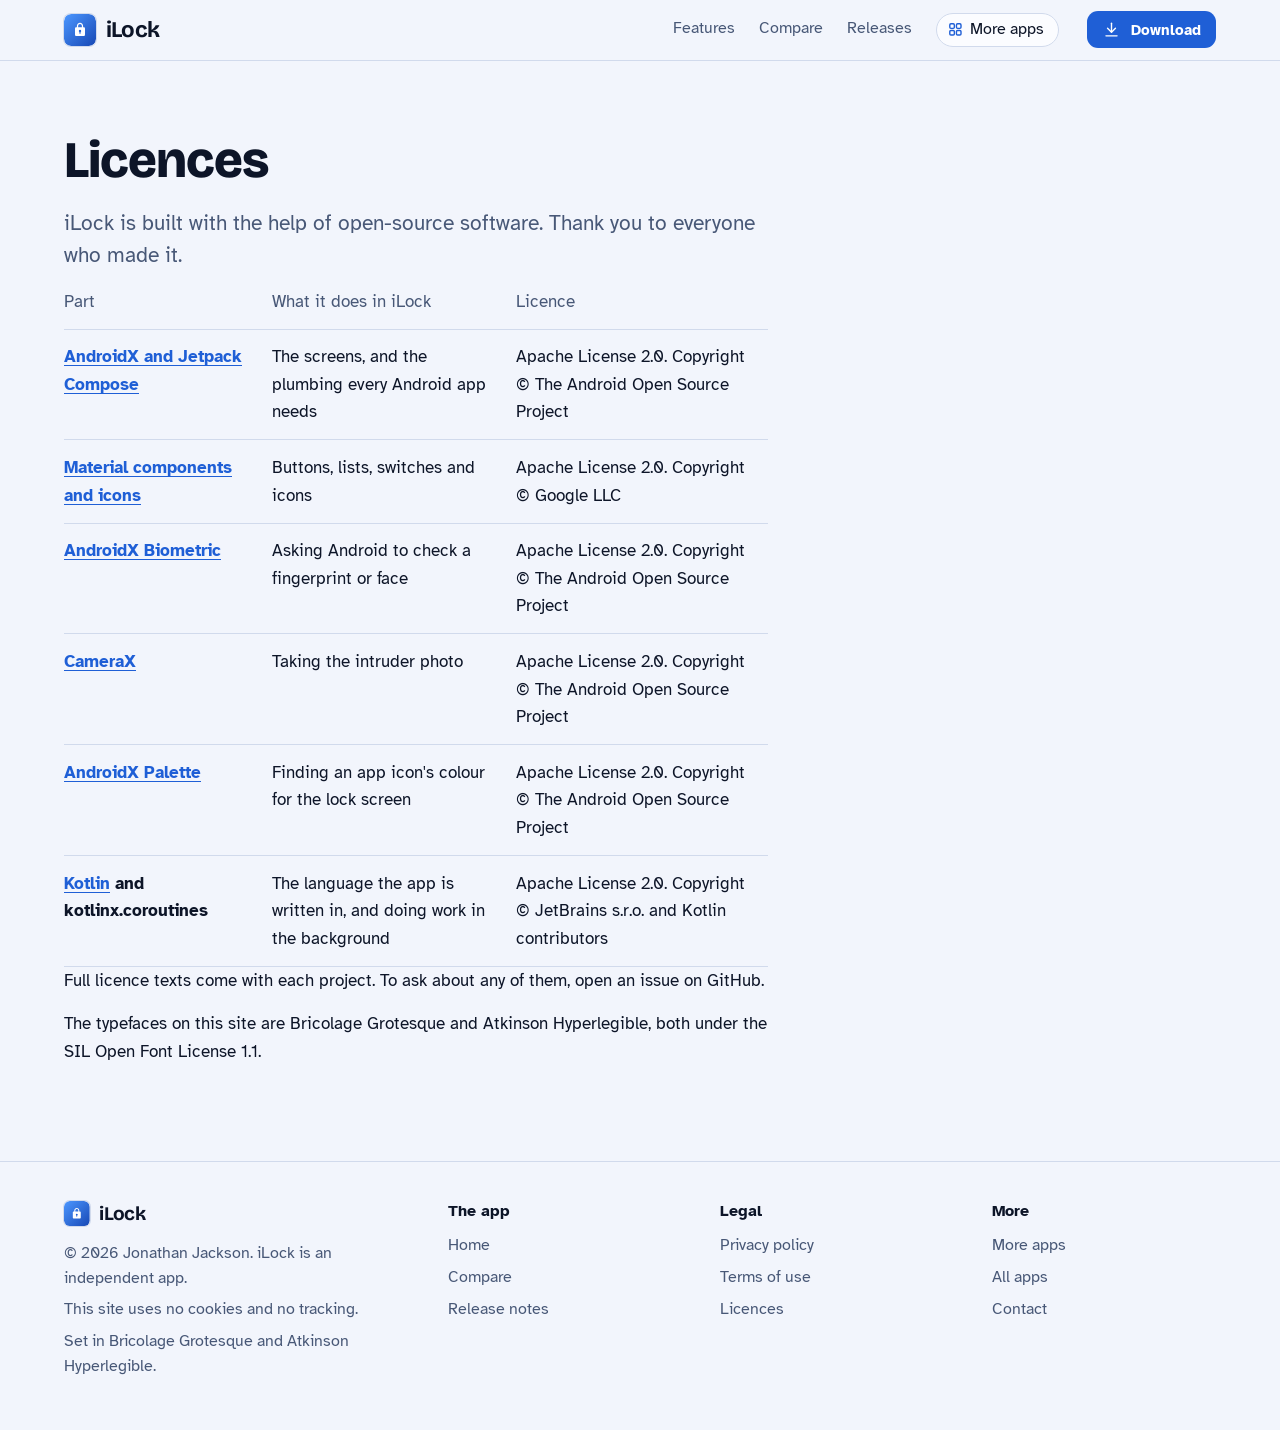
<file: licences.html>
<!DOCTYPE html>
<html lang="en-GB">
<head>
<meta charset="utf-8">
<meta name="viewport" content="width=device-width, initial-scale=1">
<title>iLock licences</title>
<meta name="description" content="The open-source parts inside iLock and their licences.">
<meta name="author" content="Jonathan Jackson">
<link rel="canonical" href="https://customgpter.github.io/ilock/licences.html">
<meta name="theme-color" content="#f2f5fc" media="(prefers-color-scheme: light)">
<meta name="theme-color" content="#090d16" media="(prefers-color-scheme: dark)">
<meta property="og:type" content="website">
<meta property="og:site_name" content="iLock">
<meta property="og:title" content="iLock licences">
<meta property="og:description" content="The open-source parts inside iLock and their licences.">
<meta property="og:url" content="https://customgpter.github.io/ilock/licences.html">
<meta property="og:image" content="https://customgpter.github.io/ilock/assets/og.png">
<meta property="og:image:width" content="1200">
<meta property="og:image:height" content="630">
<meta property="og:image:alt" content="iLock&#x27;s home screen showing Protected, with five apps locked">
<meta property="og:locale" content="en_GB">
<meta name="twitter:card" content="summary_large_image">
<link rel="icon" href="./assets/favicon.svg" type="image/svg+xml">
<link rel="apple-touch-icon" href="./assets/apple-touch-icon.png">
<link rel="preload" href="./assets/fonts/bricolage-grotesque-latin.woff2" as="font" type="font/woff2" crossorigin>
<link rel="preload" href="./assets/fonts/atkinson-hyperlegible-latin-400-normal.woff2" as="font" type="font/woff2" crossorigin>
<link rel="stylesheet" href="./assets/site.css?v=1">
<link rel="stylesheet" href="./assets/house.css?v=1">
<link rel="stylesheet" href="./assets/apps-list.css?v=1">
<script src="./assets/apps-list.js?v=1" defer></script>
</head>
<body>
<a class="skip" href="#main">Skip to content</a>
<header class="masthead">
<div class="wrap">
<a class="brand" href="./" aria-label="iLock home"><svg viewBox="0 0 108 108" aria-hidden="true"><defs><linearGradient id="mapp-il" x1="0" y1="0" x2="1" y2="1"><stop offset="0" stop-color="#4c97ff"/><stop offset="1" stop-color="#1748b5"/></linearGradient></defs><rect width="108" height="108" rx="24" fill="url(#mapp-il)"/><g transform="translate(28.8 27.8) scale(2.1)"><path fill="#fff" d="M18 8h-1V6c0-2.76-2.24-5-5-5S7 3.24 7 6v2H6c-1.1 0-2 .9-2 2v10c0 1.1.9 2 2 2h12c1.1 0 2-.9 2-2V10c0-1.1-.9-2-2-2zM9 6c0-1.66 1.34-3 3-3s3 1.34 3 3v2H9V6z"/><path fill="#1f5fd6" d="M12 12.2a1.9 1.9 0 0 0-.9 3.57V17.6a.9.9 0 0 0 1.8 0v-1.83A1.9 1.9 0 0 0 12 12.2z"/></g></svg><span>iLock</span></a>
<nav aria-label="Main"><ul><li><a href="./#features">Features</a></li><li><a href="./compare.html">Compare</a></li><li><a href="./releases.html">Releases</a></li><li><a class="more-apps" href="./more-apps.html"><svg class="ico" viewBox="0 0 24 24" aria-hidden="true"><rect x="4" y="4" width="6.5" height="6.5" rx="1.6"/><rect x="13.5" y="4" width="6.5" height="6.5" rx="1.6"/><rect x="4" y="13.5" width="6.5" height="6.5" rx="1.6"/><rect x="13.5" y="13.5" width="6.5" height="6.5" rx="1.6"/></svg>More apps</a></li></ul></nav>
<a class="button small" href="https://github.com/CustomGPTer/ilock/releases/latest/download/iLock.apk"><svg class="ico" viewBox="0 0 24 24" aria-hidden="true"><path d="M12 4v11"/><path d="M7 10.5l5 5 5-5"/><path d="M5 20h14"/></svg>Download</a>
</div>
</header>
<main id="main" class="doc">
<div class="wrap">
<div class="measure">
<h1>Licences</h1>
<p class="lede">iLock is built with the help of open-source software. Thank you to everyone who made it.</p>
<div class="scroll"><table><thead><tr><th scope="col">Part</th><th scope="col">What it does in iLock</th><th scope="col">Licence</th></tr></thead><tbody><tr><th scope="row"><a href="https://developer.android.com/jetpack">AndroidX and Jetpack Compose</a></th><td>The screens, and the plumbing every Android app needs</td><td>Apache License 2.0. Copyright &copy; The Android Open Source Project</td></tr><tr><th scope="row"><a href="https://m3.material.io">Material components and icons</a></th><td>Buttons, lists, switches and icons</td><td>Apache License 2.0. Copyright &copy; Google LLC</td></tr><tr><th scope="row"><a href="https://developer.android.com/jetpack/androidx/releases/biometric">AndroidX Biometric</a></th><td>Asking Android to check a fingerprint or face</td><td>Apache License 2.0. Copyright &copy; The Android Open Source Project</td></tr><tr><th scope="row"><a href="https://developer.android.com/media/camera/camerax">CameraX</a></th><td>Taking the intruder photo</td><td>Apache License 2.0. Copyright &copy; The Android Open Source Project</td></tr><tr><th scope="row"><a href="https://developer.android.com/jetpack/androidx/releases/palette">AndroidX Palette</a></th><td>Finding an app icon's colour for the lock screen</td><td>Apache License 2.0. Copyright &copy; The Android Open Source Project</td></tr><tr><th scope="row"><a href="https://kotlinlang.org">Kotlin</a> and kotlinx.coroutines</th><td>The language the app is written in, and doing work in the background</td><td>Apache License 2.0. Copyright &copy; JetBrains s.r.o. and Kotlin contributors</td></tr></tbody></table></div>
<p>Full licence texts come with each project. To ask about any of them, open an issue on GitHub.</p>
<p>The typefaces on this site are Bricolage Grotesque and Atkinson Hyperlegible, both under the SIL Open Font License 1.1.</p>
</div>
</div>
</main>
<footer class="colophon">
<div class="wrap">
<div>
<a class="brand" href="./" aria-label="iLock home"><svg viewBox="0 0 108 108" aria-hidden="true"><defs><linearGradient id="mapp-il" x1="0" y1="0" x2="1" y2="1"><stop offset="0" stop-color="#4c97ff"/><stop offset="1" stop-color="#1748b5"/></linearGradient></defs><rect width="108" height="108" rx="24" fill="url(#mapp-il)"/><g transform="translate(28.8 27.8) scale(2.1)"><path fill="#fff" d="M18 8h-1V6c0-2.76-2.24-5-5-5S7 3.24 7 6v2H6c-1.1 0-2 .9-2 2v10c0 1.1.9 2 2 2h12c1.1 0 2-.9 2-2V10c0-1.1-.9-2-2-2zM9 6c0-1.66 1.34-3 3-3s3 1.34 3 3v2H9V6z"/><path fill="#1f5fd6" d="M12 12.2a1.9 1.9 0 0 0-.9 3.57V17.6a.9.9 0 0 0 1.8 0v-1.83A1.9 1.9 0 0 0 12 12.2z"/></g></svg><span>iLock</span></a>
<p>&copy; 2026 Jonathan Jackson. iLock is an independent app.</p>
<p>This site uses no cookies and no tracking.</p>
<p>Set in Bricolage Grotesque and Atkinson Hyperlegible.</p>
</div>
<nav aria-label="The app"><h2>The app</h2><ul>
<li><a href="./">Home</a></li>
<li><a href="./compare.html">Compare</a></li>
<li><a href="./releases.html">Release notes</a></li>

</ul></nav>
<nav aria-label="Legal"><h2>Legal</h2><ul>
<li><a href="./privacy.html">Privacy policy</a></li>
<li><a href="./terms.html">Terms of use</a></li>
<li><a href="./licences.html">Licences</a></li>
</ul></nav>
<nav aria-label="More"><h2>More</h2><ul>
<li><a href="./more-apps.html">More apps</a></li>
<li><a href="https://customgpter.github.io/">All apps</a></li>
<li><a href="https://github.com/CustomGPTer/ilock/issues">Contact</a></li>
</ul></nav>
</div>
</footer>
</body>
</html>
</file>
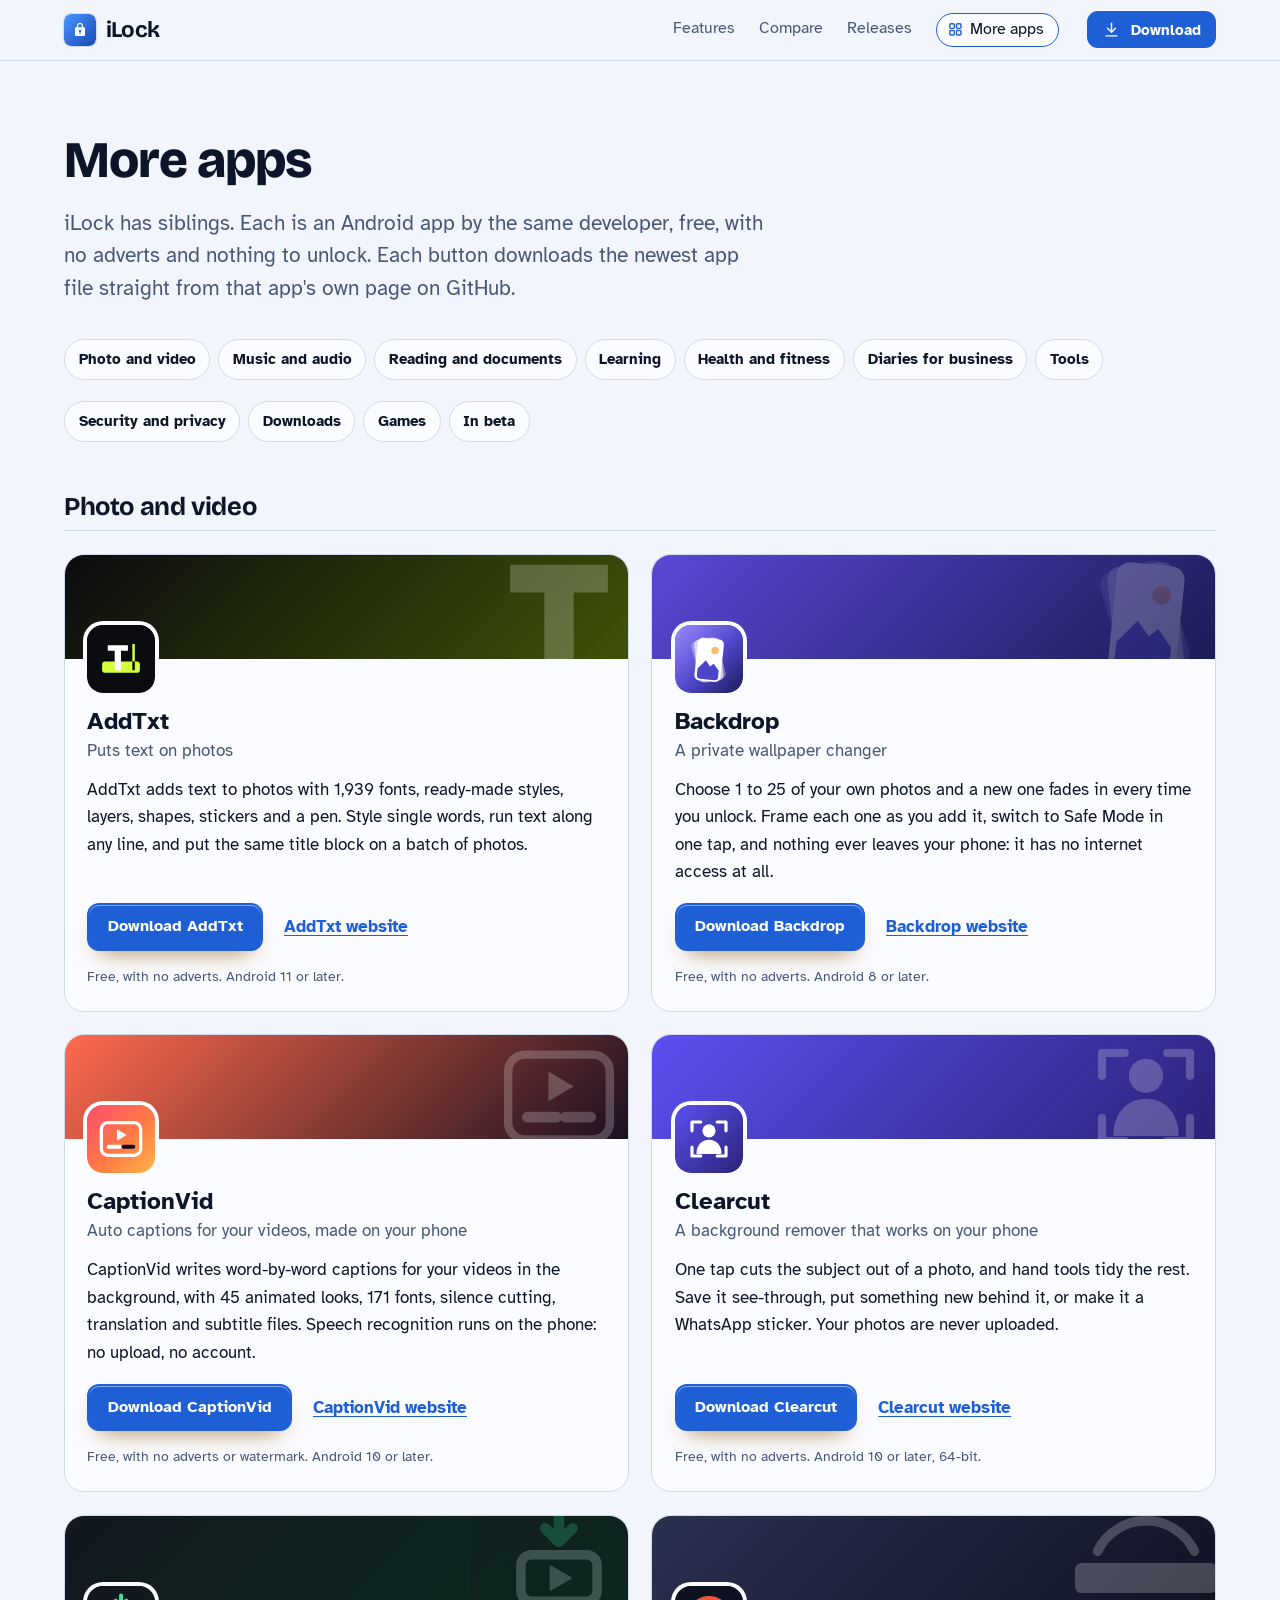
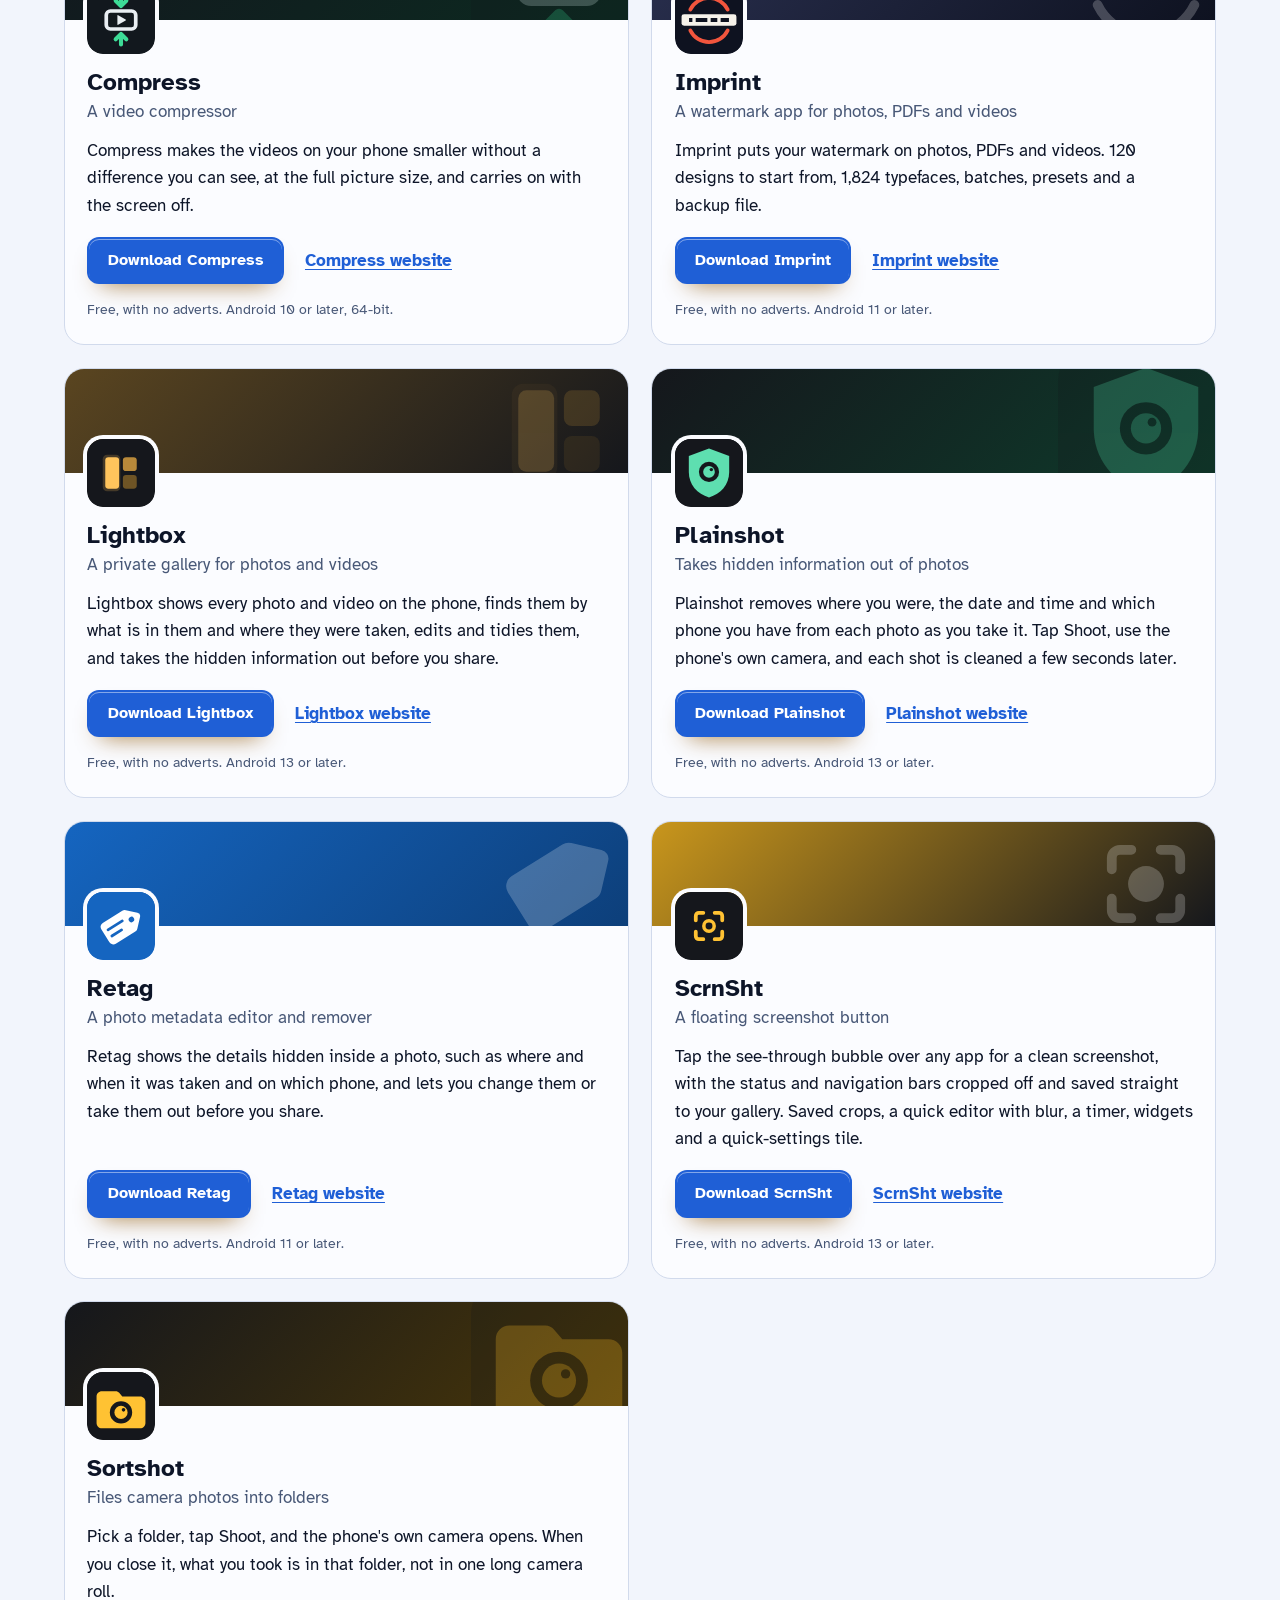
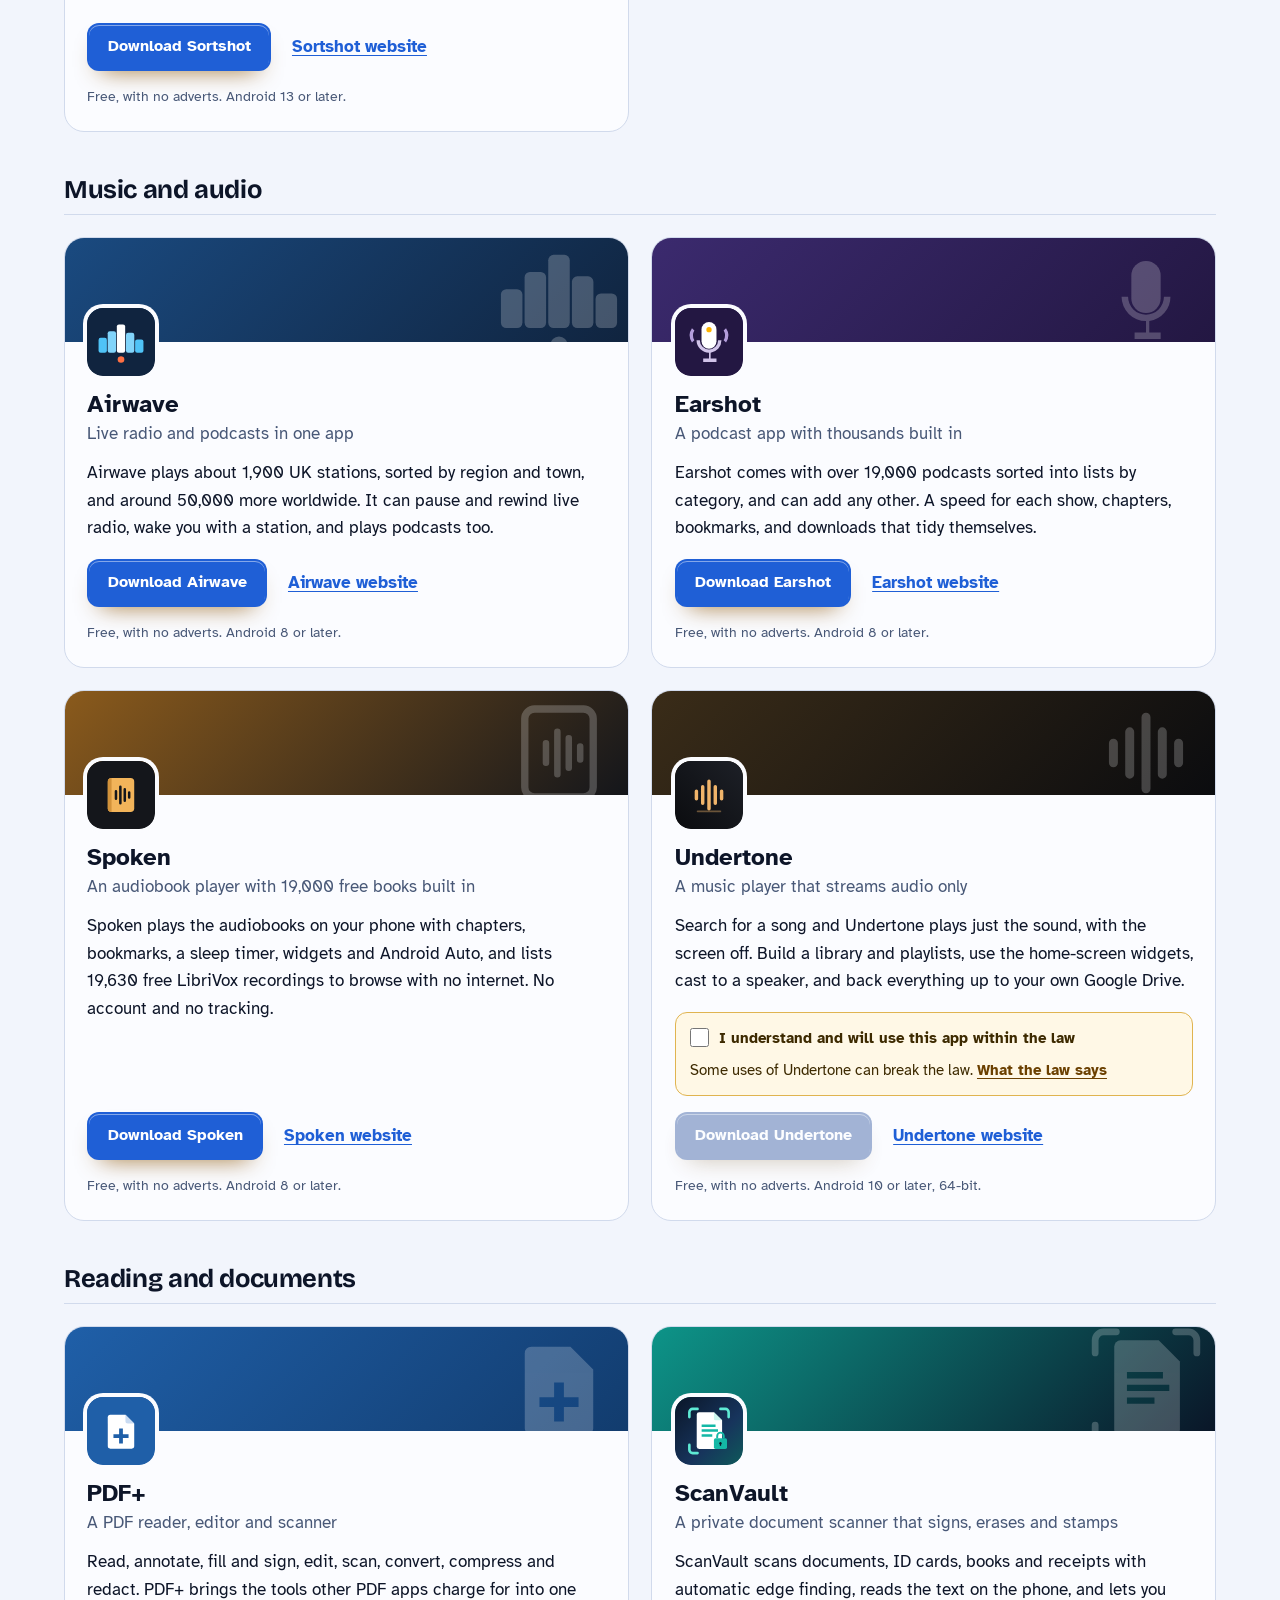
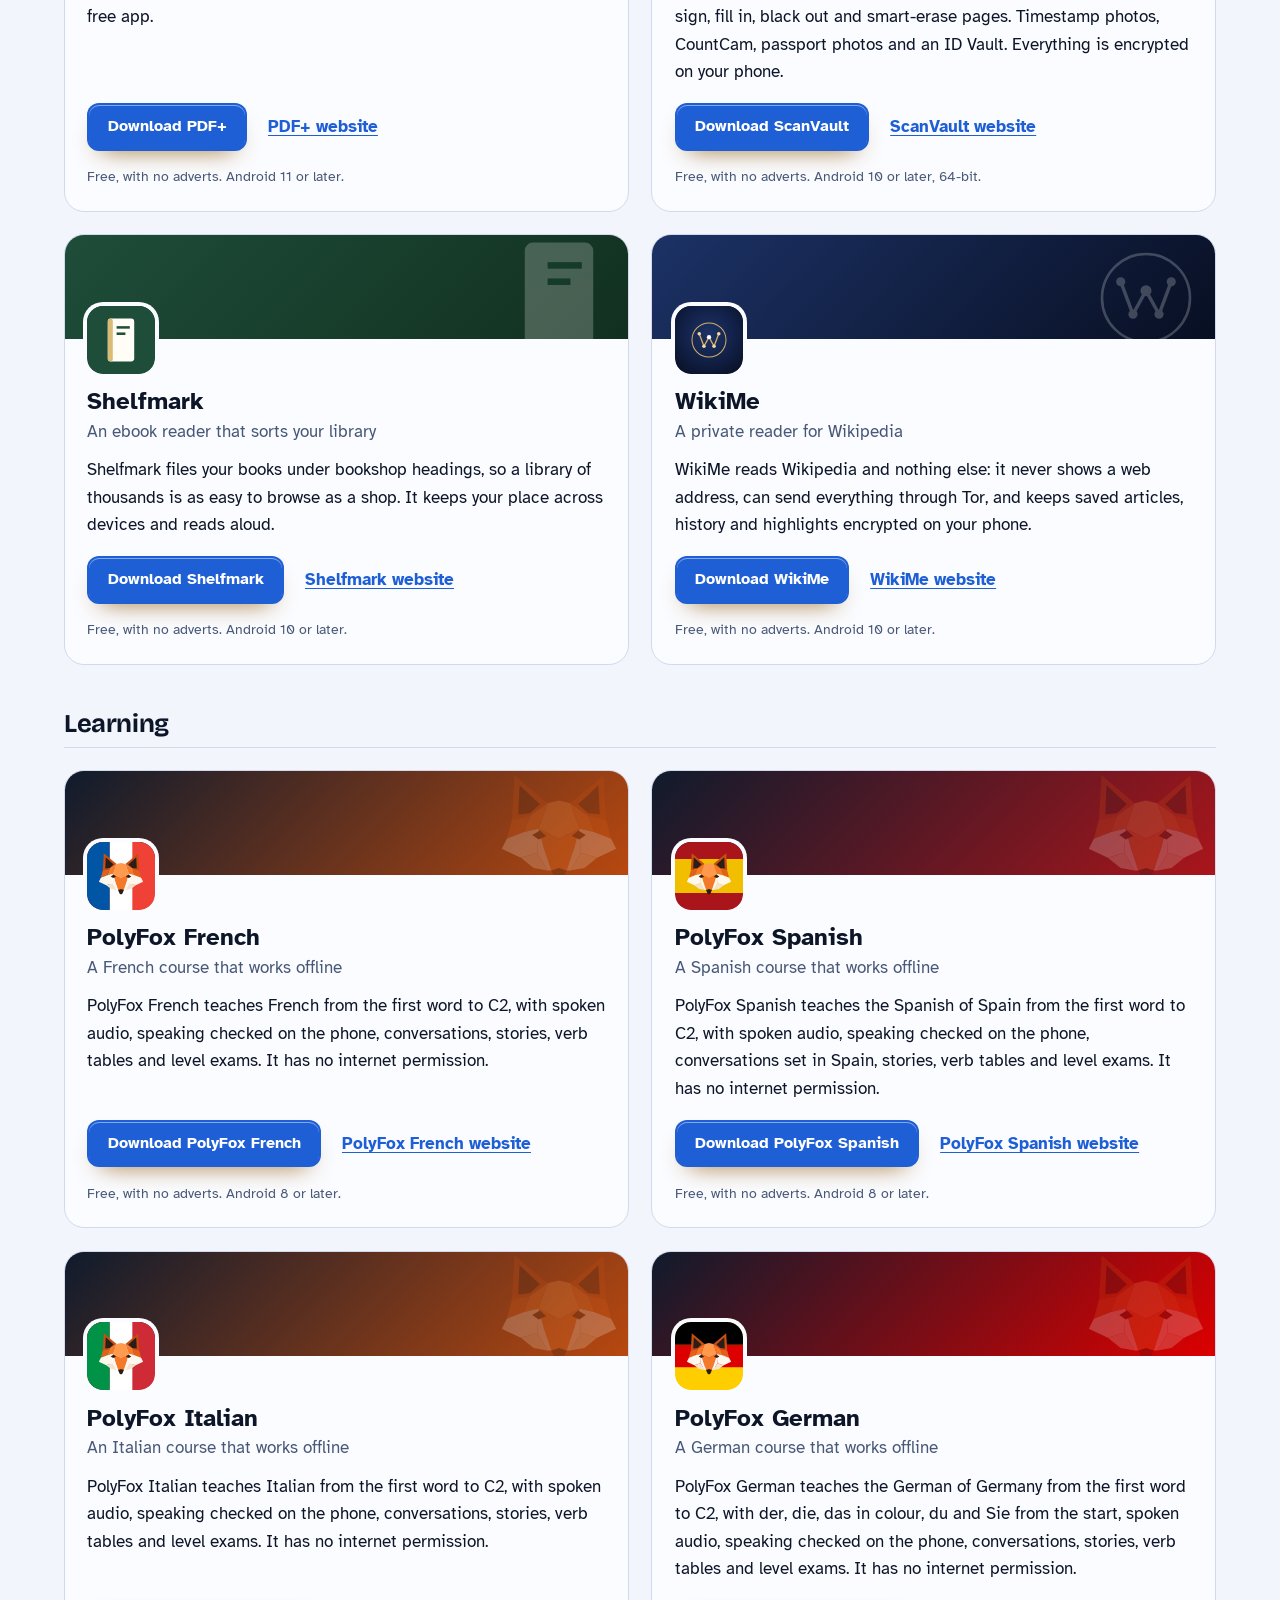
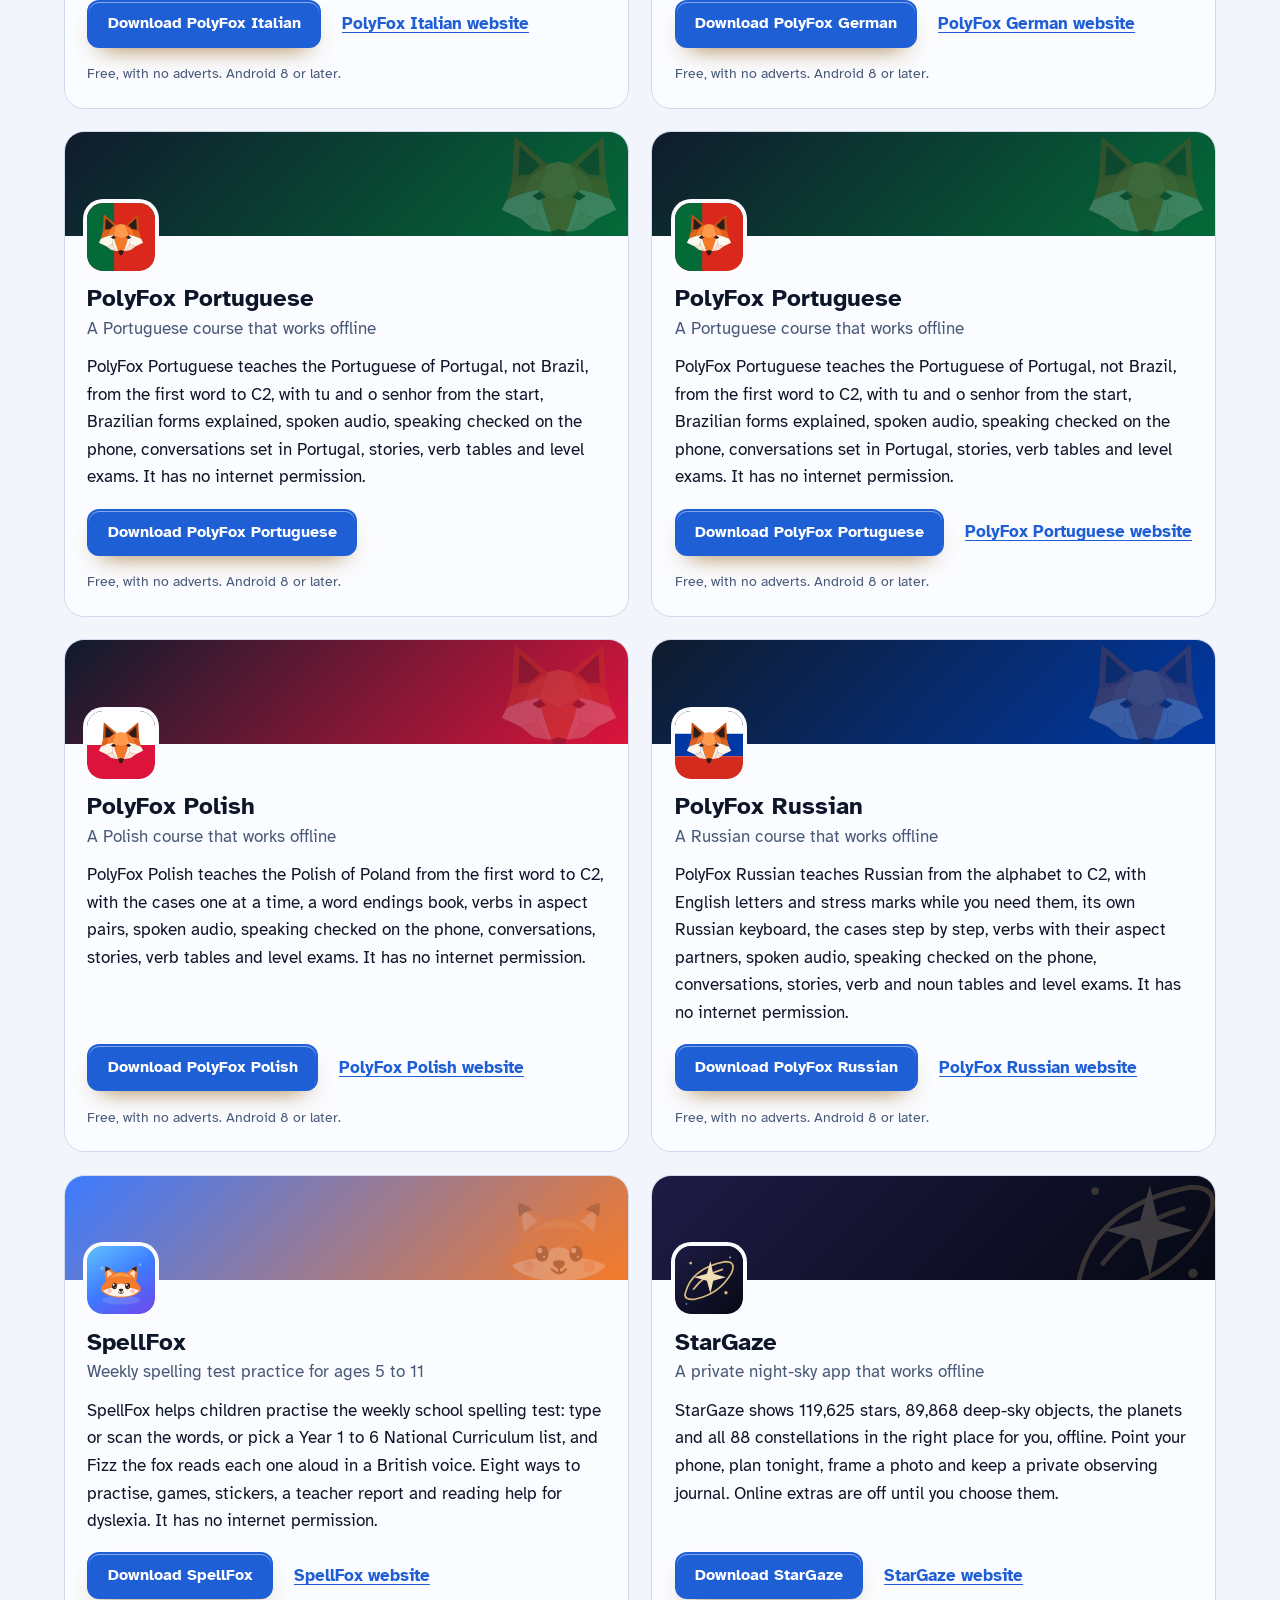
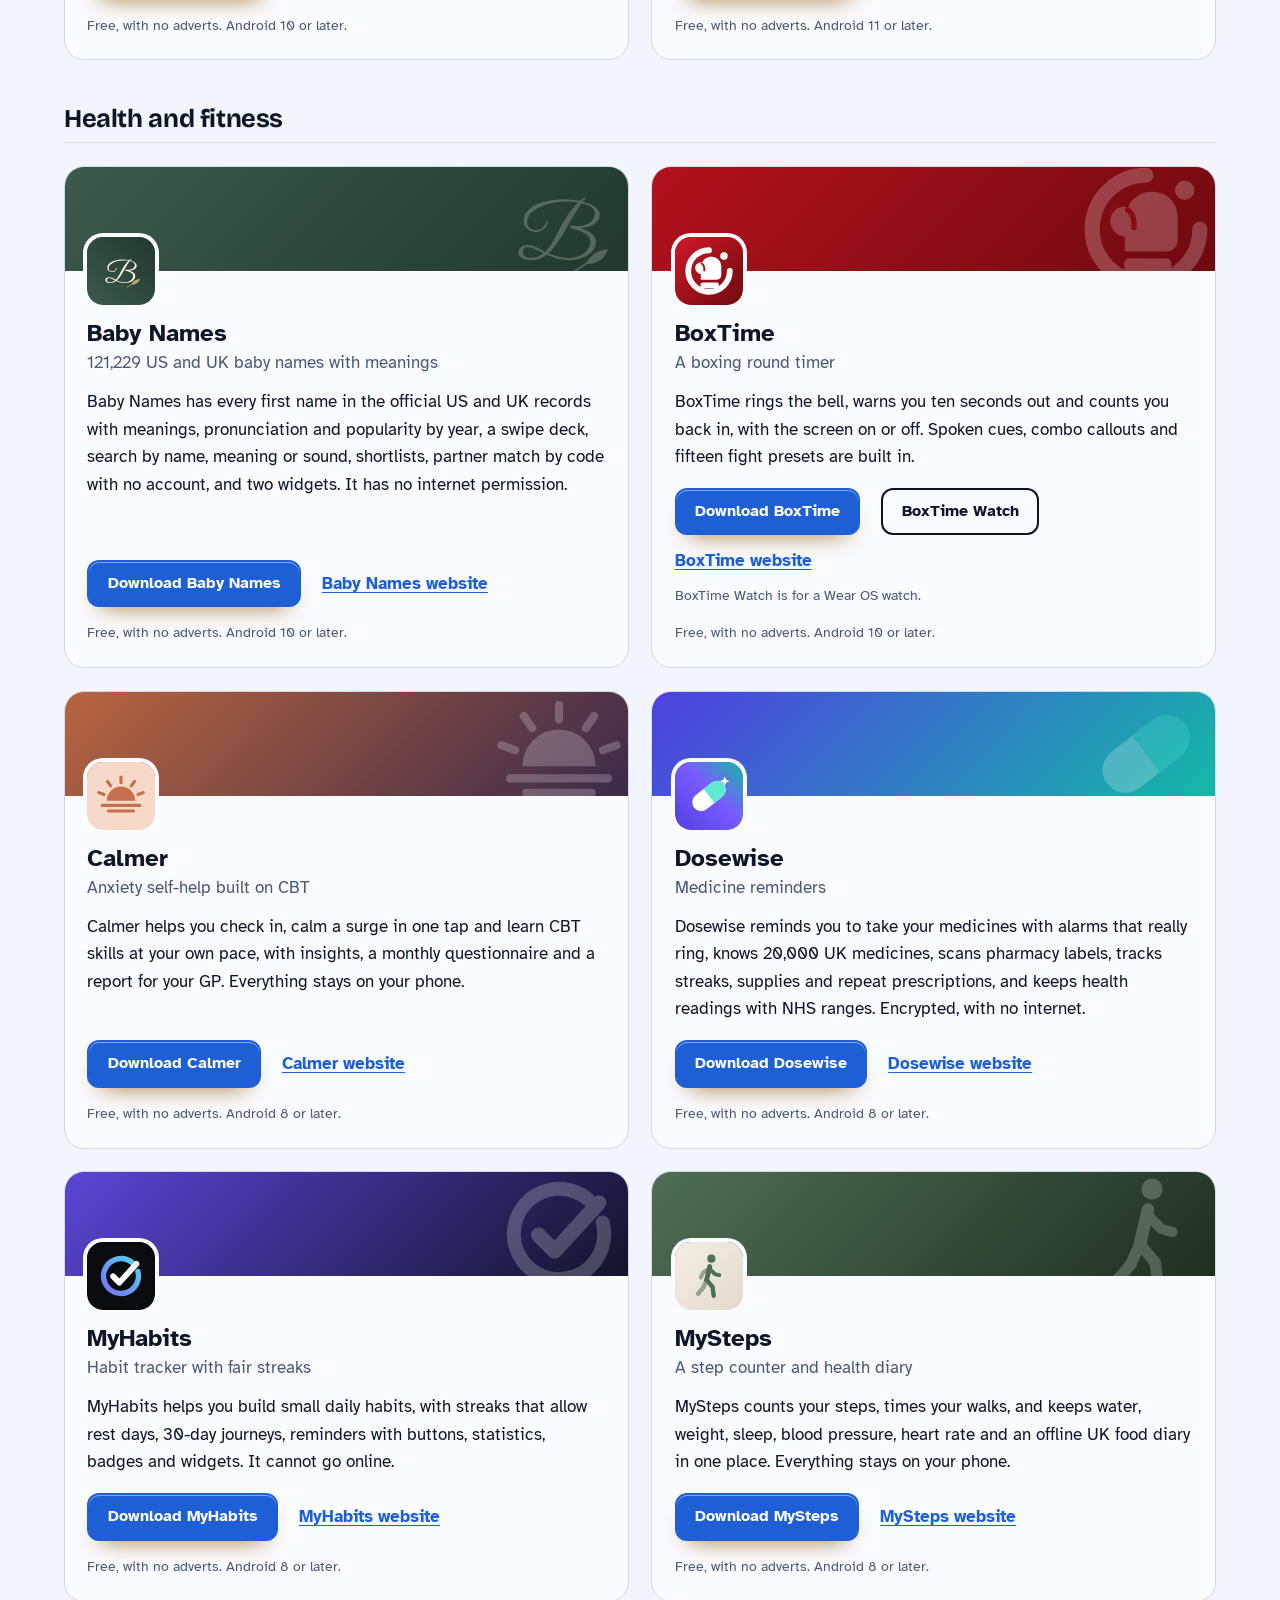
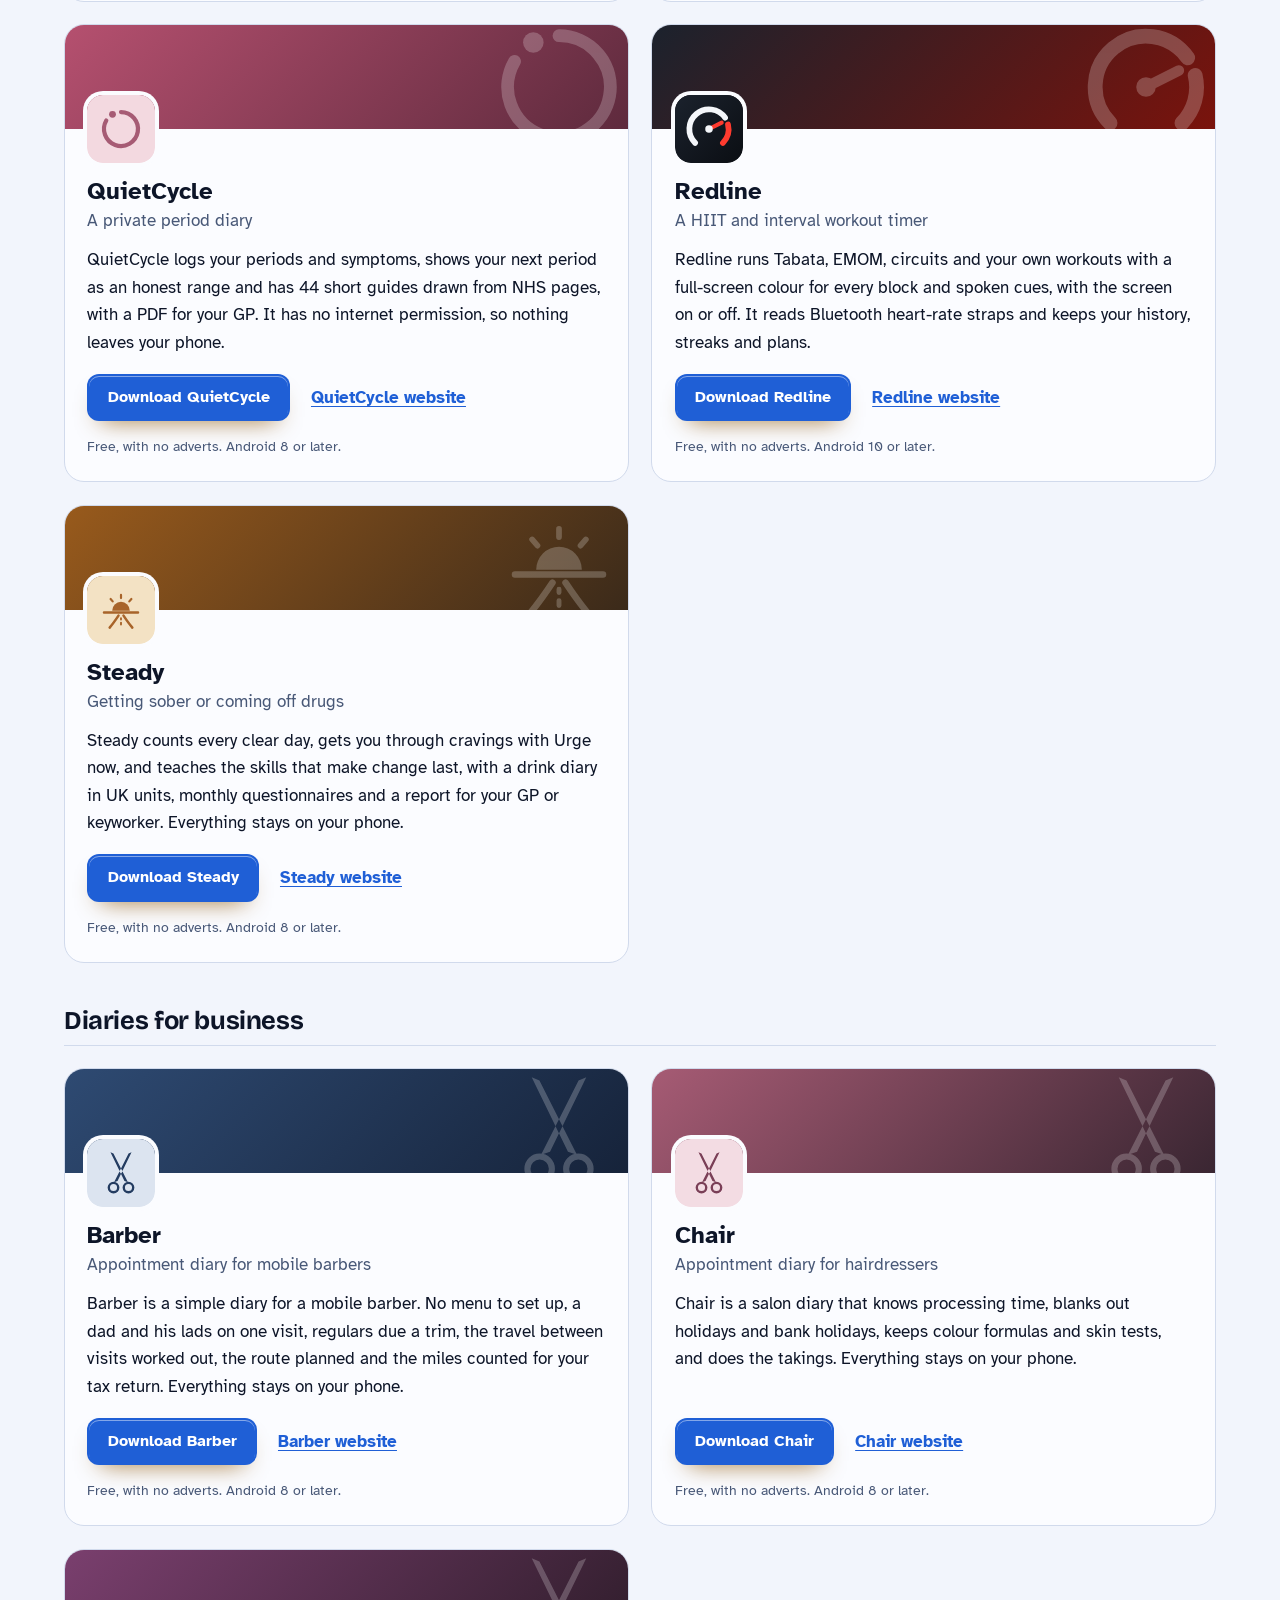
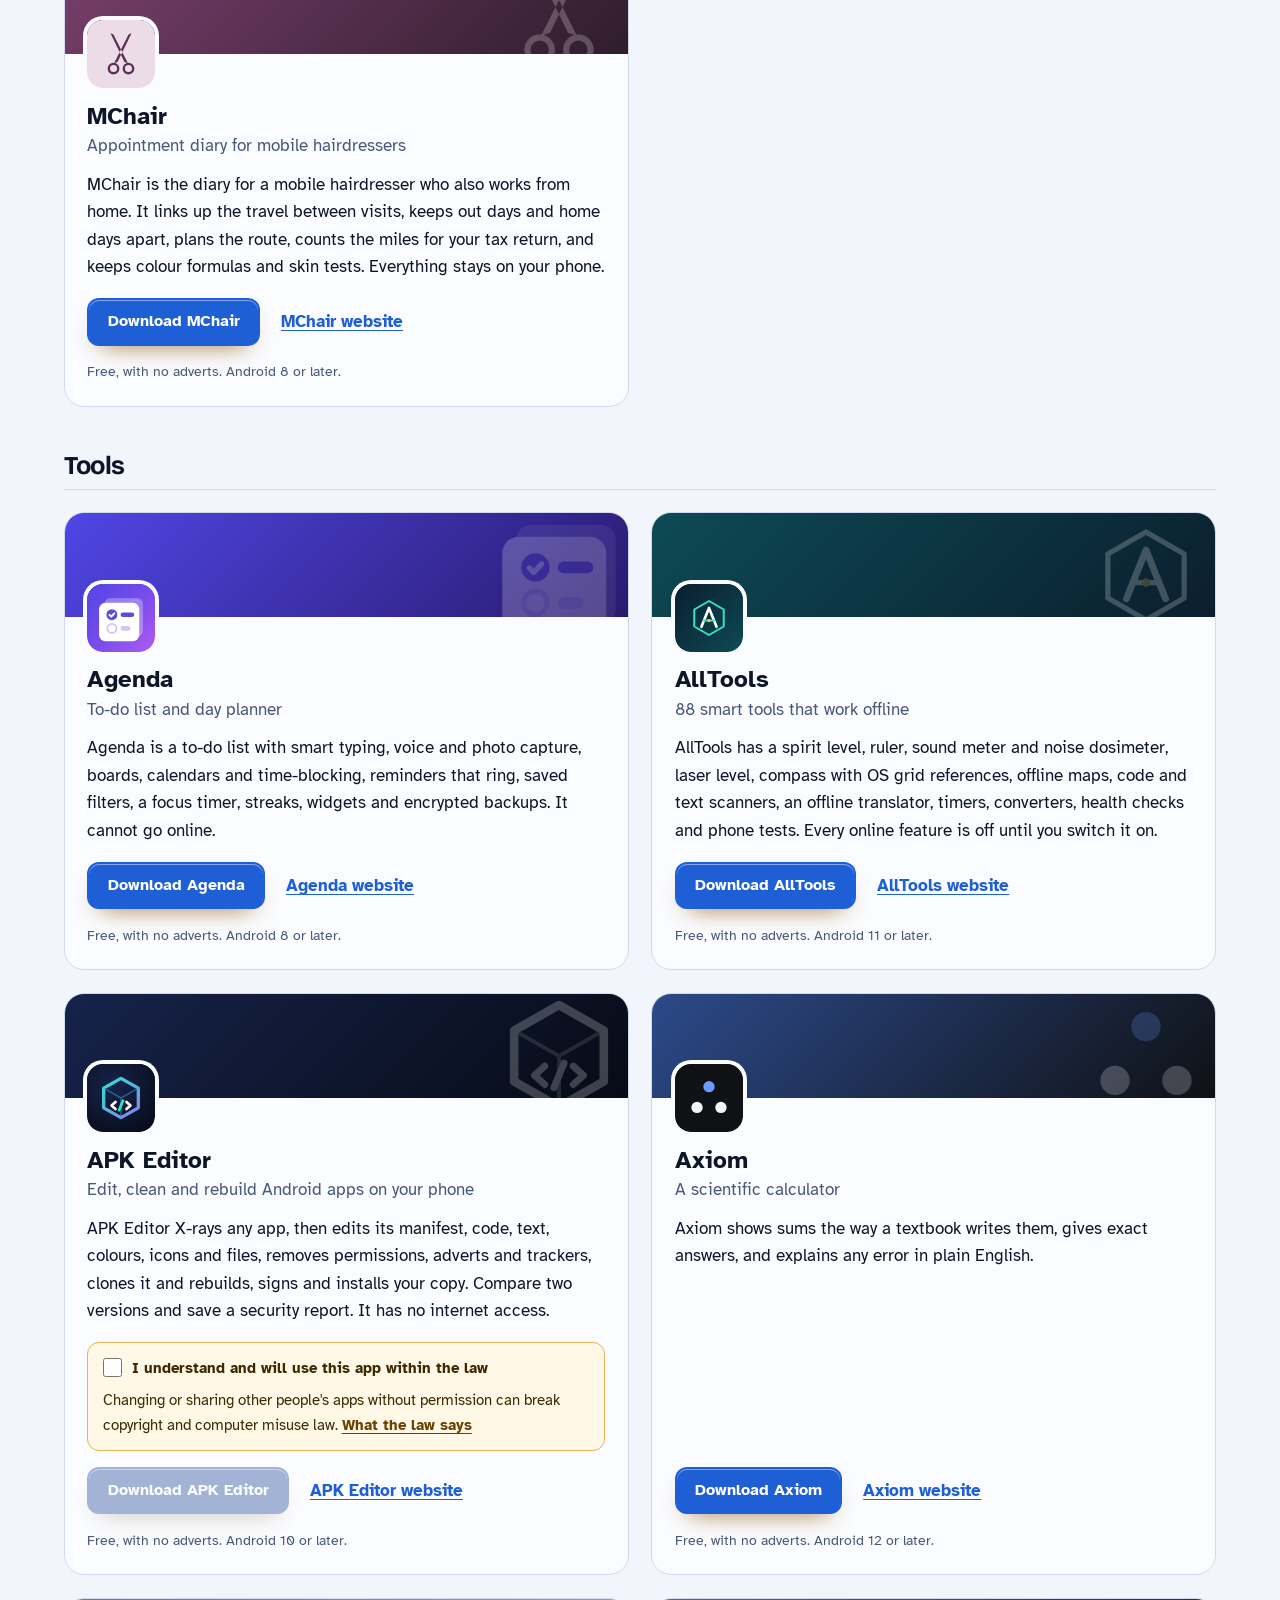
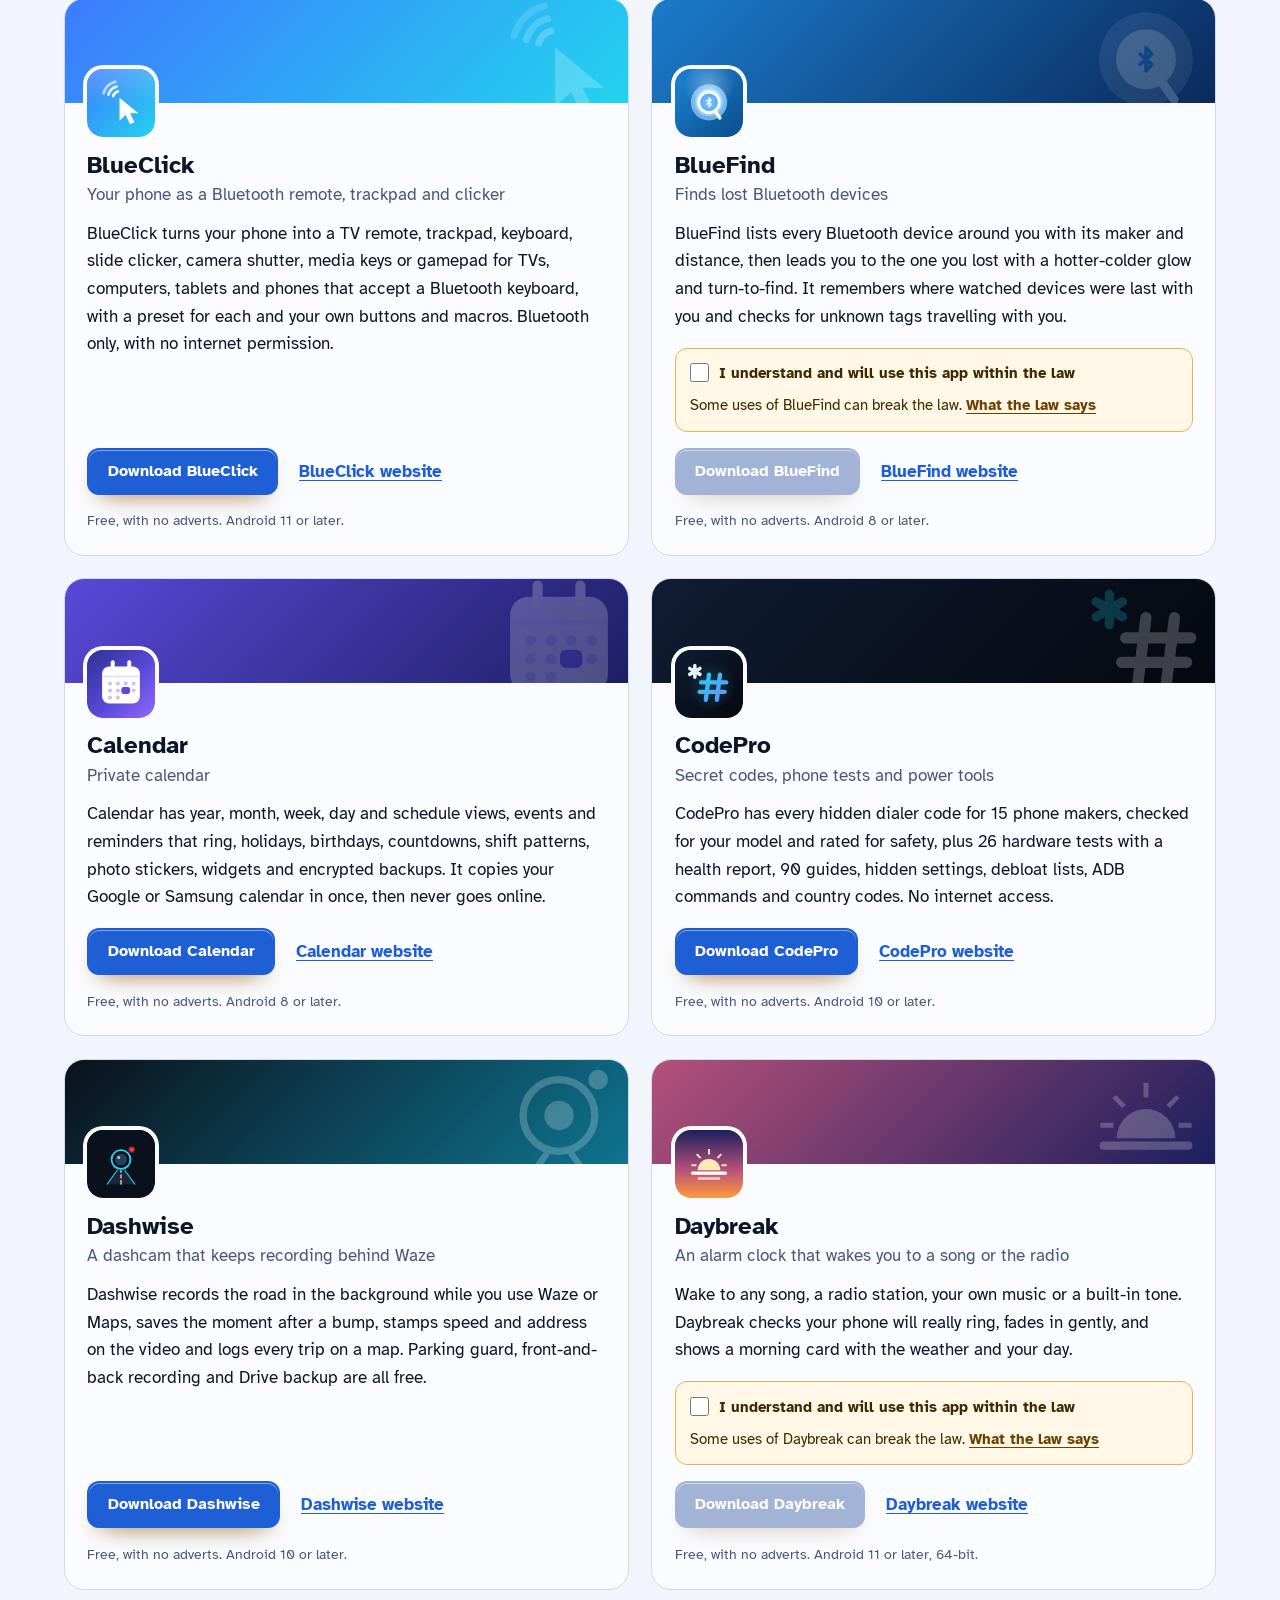
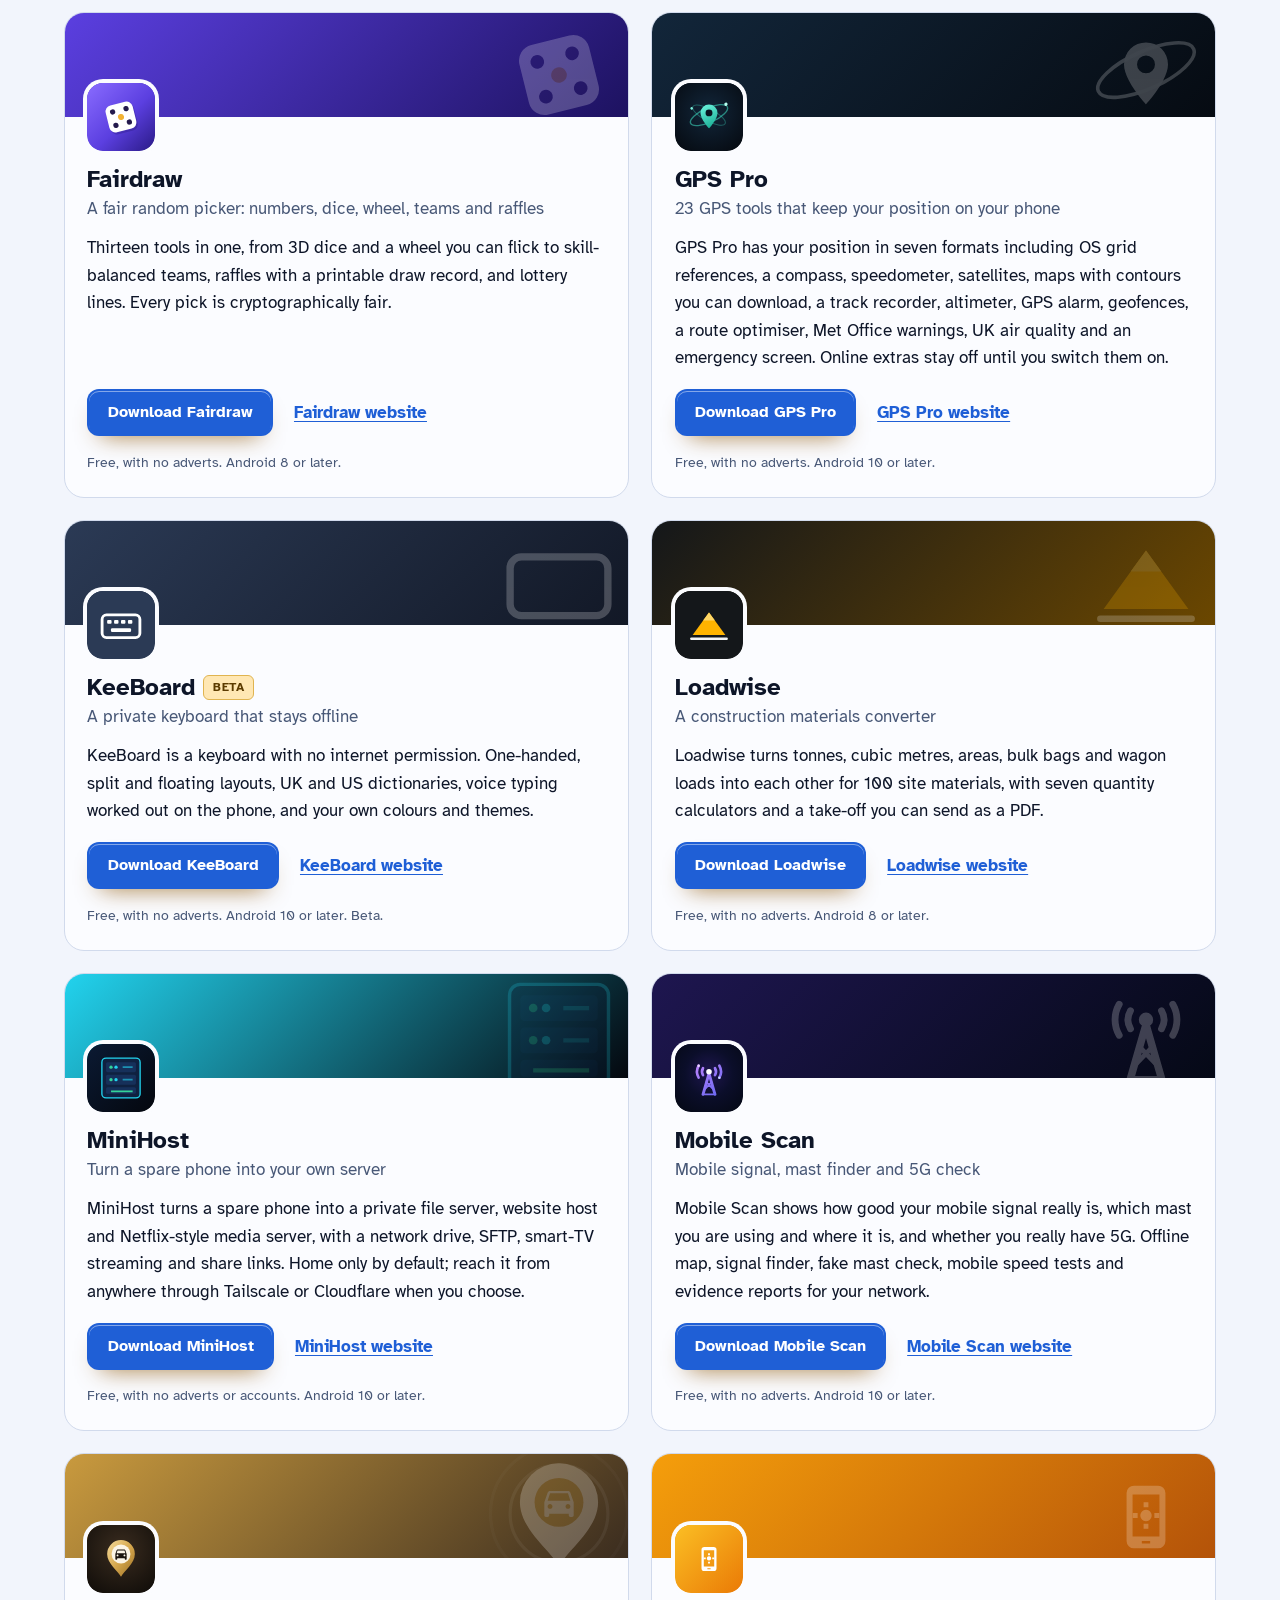
<file: more-apps.html>
<!DOCTYPE html>
<html lang="en-GB">
<head>
<meta charset="utf-8">
<meta name="viewport" content="width=device-width, initial-scale=1">
<title>More free Android apps from the maker of iLock</title>
<meta name="description" content="All 99 free Android apps from the maker of iLock, in one list by category, each with its download and a link to its website.">
<meta name="author" content="Jonathan Jackson">
<link rel="canonical" href="https://customgpter.github.io/ilock/more-apps.html">
<meta name="theme-color" content="#f2f5fc" media="(prefers-color-scheme: light)">
<meta name="theme-color" content="#090d16" media="(prefers-color-scheme: dark)">
<meta property="og:type" content="website">
<meta property="og:site_name" content="iLock">
<meta property="og:title" content="More free Android apps from the maker of iLock">
<meta property="og:description" content="All 99 free Android apps from the maker of iLock, in one list by category, each with its download and a link to its website.">
<meta property="og:url" content="https://customgpter.github.io/ilock/more-apps.html">
<meta property="og:image" content="https://customgpter.github.io/ilock/assets/og.png">
<meta property="og:image:width" content="1200">
<meta property="og:image:height" content="630">
<meta property="og:image:alt" content="iLock&#x27;s home screen showing Protected, with five apps locked">
<meta property="og:locale" content="en_GB">
<meta name="twitter:card" content="summary_large_image">
<link rel="icon" href="./assets/favicon.svg" type="image/svg+xml">
<link rel="apple-touch-icon" href="./assets/apple-touch-icon.png">
<link rel="preload" href="./assets/fonts/bricolage-grotesque-latin.woff2" as="font" type="font/woff2" crossorigin>
<link rel="preload" href="./assets/fonts/atkinson-hyperlegible-latin-400-normal.woff2" as="font" type="font/woff2" crossorigin>
<link rel="stylesheet" href="./assets/site.css?v=1">
<link rel="stylesheet" href="./assets/house.css?v=1">
<script type="application/ld+json">{"@context":"https://schema.org","@type":"ItemList","name":"Apps from the maker of iLock","url":"https://customgpter.github.io/ilock/more-apps.html","itemListElement":[{"@type":"ListItem","position":1,"name":"AddTxt","url":"https://customgpter.github.io/addtxt/"},{"@type":"ListItem","position":2,"name":"Backdrop","url":"https://customgpter.github.io/backdrop/"},{"@type":"ListItem","position":3,"name":"CaptionVid","url":"https://customgpter.github.io/captionvid/"},{"@type":"ListItem","position":4,"name":"Clearcut","url":"https://customgpter.github.io/clearcut/"},{"@type":"ListItem","position":5,"name":"Compress","url":"https://customgpter.github.io/compress/"},{"@type":"ListItem","position":6,"name":"Imprint","url":"https://customgpter.github.io/imprint/"},{"@type":"ListItem","position":7,"name":"Lightbox","url":"https://customgpter.github.io/lightbox/"},{"@type":"ListItem","position":8,"name":"Plainshot","url":"https://customgpter.github.io/plainshot/"},{"@type":"ListItem","position":9,"name":"Retag","url":"https://customgpter.github.io/retag/"},{"@type":"ListItem","position":10,"name":"ScrnSht","url":"https://customgpter.github.io/scrnsht/"},{"@type":"ListItem","position":11,"name":"Sortshot","url":"https://customgpter.github.io/sortshot/"},{"@type":"ListItem","position":12,"name":"Airwave","url":"https://customgpter.github.io/airwave/"},{"@type":"ListItem","position":13,"name":"Earshot","url":"https://customgpter.github.io/earshot/"},{"@type":"ListItem","position":14,"name":"Spoken","url":"https://customgpter.github.io/spoken/"},{"@type":"ListItem","position":15,"name":"Undertone","url":"https://customgpter.github.io/undertone/"},{"@type":"ListItem","position":16,"name":"PDF+","url":"https://customgpter.github.io/pdfplus/"},{"@type":"ListItem","position":17,"name":"ScanVault","url":"https://customgpter.github.io/scanvault/"},{"@type":"ListItem","position":18,"name":"Shelfmark","url":"https://customgpter.github.io/shelfmark/"},{"@type":"ListItem","position":19,"name":"WikiMe","url":"https://customgpter.github.io/wikime/"},{"@type":"ListItem","position":20,"name":"PolyFox French","url":"https://customgpter.github.io/polyfox/"},{"@type":"ListItem","position":21,"name":"PolyFox German","url":"https://customgpter.github.io/polyfox-german/"},{"@type":"ListItem","position":22,"name":"PolyFox Portuguese","url":"https://customgpter.github.io/polyfox-portuguese/"},{"@type":"ListItem","position":23,"name":"PolyFox Polish","url":"https://customgpter.github.io/polyfox-polish/"},{"@type":"ListItem","position":24,"name":"PolyFox Russian","url":"https://customgpter.github.io/polyfox-russian/"},{"@type":"ListItem","position":25,"name":"SpellFox","url":"https://customgpter.github.io/spellfox/"},{"@type":"ListItem","position":26,"name":"StarGaze","url":"https://customgpter.github.io/stargaze/"},{"@type":"ListItem","position":27,"name":"Baby Names","url":"https://customgpter.github.io/babynames/"},{"@type":"ListItem","position":28,"name":"BoxTime","url":"https://customgpter.github.io/boxtime/"},{"@type":"ListItem","position":29,"name":"Calmer","url":"https://customgpter.github.io/calmer/"},{"@type":"ListItem","position":30,"name":"Dosewise","url":"https://customgpter.github.io/dosewise/"},{"@type":"ListItem","position":31,"name":"MyHabits","url":"https://customgpter.github.io/myhabits/"},{"@type":"ListItem","position":32,"name":"MySteps","url":"https://customgpter.github.io/mysteps/"},{"@type":"ListItem","position":33,"name":"QuietCycle","url":"https://customgpter.github.io/quietcycle/"},{"@type":"ListItem","position":34,"name":"Redline","url":"https://customgpter.github.io/redline/"},{"@type":"ListItem","position":35,"name":"Steady","url":"https://customgpter.github.io/steady/"},{"@type":"ListItem","position":36,"name":"Barber","url":"https://customgpter.github.io/barber/"},{"@type":"ListItem","position":37,"name":"Chair","url":"https://customgpter.github.io/chair/"},{"@type":"ListItem","position":38,"name":"MChair","url":"https://customgpter.github.io/mchair/"},{"@type":"ListItem","position":39,"name":"Agenda","url":"https://customgpter.github.io/agenda/"},{"@type":"ListItem","position":40,"name":"AllTools","url":"https://customgpter.github.io/alltools/"},{"@type":"ListItem","position":41,"name":"APK Editor","url":"https://customgpter.github.io/apkeditor/"},{"@type":"ListItem","position":42,"name":"Axiom","url":"https://customgpter.github.io/axiom/"},{"@type":"ListItem","position":43,"name":"BlueClick","url":"https://customgpter.github.io/blueclick/"},{"@type":"ListItem","position":44,"name":"BlueFind","url":"https://customgpter.github.io/bluefind/"},{"@type":"ListItem","position":45,"name":"Calendar","url":"https://customgpter.github.io/calendar/"},{"@type":"ListItem","position":46,"name":"CodePro","url":"https://customgpter.github.io/codepro/"},{"@type":"ListItem","position":47,"name":"Dashwise","url":"https://customgpter.github.io/dashwise/"},{"@type":"ListItem","position":48,"name":"Daybreak","url":"https://customgpter.github.io/daybreak/"},{"@type":"ListItem","position":49,"name":"Fairdraw","url":"https://customgpter.github.io/fairdraw/"},{"@type":"ListItem","position":50,"name":"GPS Pro","url":"https://customgpter.github.io/gpspro/"},{"@type":"ListItem","position":51,"name":"KeeBoard","url":"https://customgpter.github.io/keeboard/"},{"@type":"ListItem","position":52,"name":"Loadwise","url":"https://customgpter.github.io/loadwise/"},{"@type":"ListItem","position":53,"name":"MiniHost","url":"https://customgpter.github.io/minihost/"},{"@type":"ListItem","position":54,"name":"Mobile Scan","url":"https://customgpter.github.io/mobilescan/"},{"@type":"ListItem","position":55,"name":"Parkwise","url":"https://customgpter.github.io/parkwise/"},{"@type":"ListItem","position":56,"name":"Pocketmind","url":"https://customgpter.github.io/pocketmind/"},{"@type":"ListItem","position":57,"name":"Refine","url":"https://customgpter.github.io/refine/"},{"@type":"ListItem","position":58,"name":"Shiftwise","url":"https://customgpter.github.io/shiftwise/"},{"@type":"ListItem","position":59,"name":"SimpleCalc","url":"https://customgpter.github.io/simplecalc/"},{"@type":"ListItem","position":60,"name":"Skyline","url":"https://customgpter.github.io/skyline/"},{"@type":"ListItem","position":61,"name":"Slipway","url":"https://customgpter.github.io/slipway/"},{"@type":"ListItem","position":62,"name":"Tagger","url":"https://customgpter.github.io/tagger/"},{"@type":"ListItem","position":63,"name":"TotalClean","url":"https://customgpter.github.io/totalclean/"},{"@type":"ListItem","position":64,"name":"TVLink","url":"https://customgpter.github.io/tvlink/"},{"@type":"ListItem","position":65,"name":"Unbox","url":"https://customgpter.github.io/unbox/"},{"@type":"ListItem","position":66,"name":"WhatsKeep","url":"https://customgpter.github.io/whatskeep/"},{"@type":"ListItem","position":67,"name":"WiFi Scan","url":"https://customgpter.github.io/wifiscan/"},{"@type":"ListItem","position":68,"name":"Auditly","url":"https://customgpter.github.io/auditly/"},{"@type":"ListItem","position":69,"name":"Backchannel","url":"https://customgpter.github.io/backchannel/"},{"@type":"ListItem","position":70,"name":"ENotes","url":"https://customgpter.github.io/enotes/"},{"@type":"ListItem","position":71,"name":"FindMe","url":"https://customgpter.github.io/findme/"},{"@type":"ListItem","position":72,"name":"iLock","url":"https://customgpter.github.io/ilock/"},{"@type":"ListItem","position":73,"name":"ImSafe","url":"https://customgpter.github.io/imsafe/"},{"@type":"ListItem","position":74,"name":"IShred","url":"https://customgpter.github.io/ishred/"},{"@type":"ListItem","position":75,"name":"LockBox","url":"https://customgpter.github.io/lockbox/"},{"@type":"ListItem","position":76,"name":"PassVault","url":"https://customgpter.github.io/passvault/"},{"@type":"ListItem","position":77,"name":"SpyFind","url":"https://customgpter.github.io/spyfind/"},{"@type":"ListItem","position":78,"name":"TextWipe","url":"https://customgpter.github.io/textwipe/"},{"@type":"ListItem","position":79,"name":"Tracewire","url":"https://customgpter.github.io/tracewire/"},{"@type":"ListItem","position":80,"name":"Vigil","url":"https://customgpter.github.io/vigil/"},{"@type":"ListItem","position":81,"name":"Grab","url":"https://customgpter.github.io/grab/"},{"@type":"ListItem","position":82,"name":"Swarm","url":"https://customgpter.github.io/swarm/"},{"@type":"ListItem","position":83,"name":"Plane Games","url":"https://customgpter.github.io/plane-games/"},{"@type":"ListItem","position":84,"name":"Ninefold","url":"https://customgpter.github.io/ninefold/"},{"@type":"ListItem","position":85,"name":"Cubewise","url":"https://customgpter.github.io/cubewise/"},{"@type":"ListItem","position":86,"name":"Tilewise","url":"https://customgpter.github.io/tilewise/"},{"@type":"ListItem","position":87,"name":"Letterwise","url":"https://customgpter.github.io/letterwise/"},{"@type":"ListItem","position":88,"name":"Kingside","url":"https://customgpter.github.io/kingside/"},{"@type":"ListItem","position":89,"name":"Deckhand","url":"https://customgpter.github.io/deckhand/"},{"@type":"ListItem","position":90,"name":"SNESForge","url":"https://customgpter.github.io/snesforge/"},{"@type":"ListItem","position":91,"name":"Fame Boy","url":"https://customgpter.github.io/fameboy/"},{"@type":"ListItem","position":92,"name":"PSPPro","url":"https://customgpter.github.io/psppro/"},{"@type":"ListItem","position":93,"name":"MegaGen","url":"https://customgpter.github.io/megagen/"},{"@type":"ListItem","position":94,"name":"QVR","url":"https://customgpter.github.io/qvr/"},{"@type":"ListItem","position":95,"name":"QVR Watch","url":"https://customgpter.github.io/qvr-watch/"},{"@type":"ListItem","position":96,"name":"QVRLite","url":"https://customgpter.github.io/qvrlite/"},{"@type":"ListItem","position":97,"name":"Onionz","url":"https://customgpter.github.io/onionz/"},{"@type":"ListItem","position":98,"name":"OnionzWeb","url":"https://customgpter.github.io/onionzweb/"}]}</script>
<link rel="stylesheet" href="./assets/apps-list.css?v=1">
<script src="./assets/apps-list.js?v=1" defer></script>
</head>
<body>
<a class="skip" href="#main">Skip to content</a>
<header class="masthead">
<div class="wrap">
<a class="brand" href="./" aria-label="iLock home"><svg viewBox="0 0 108 108" aria-hidden="true"><defs><linearGradient id="mapp-il" x1="0" y1="0" x2="1" y2="1"><stop offset="0" stop-color="#4c97ff"/><stop offset="1" stop-color="#1748b5"/></linearGradient></defs><rect width="108" height="108" rx="24" fill="url(#mapp-il)"/><g transform="translate(28.8 27.8) scale(2.1)"><path fill="#fff" d="M18 8h-1V6c0-2.76-2.24-5-5-5S7 3.24 7 6v2H6c-1.1 0-2 .9-2 2v10c0 1.1.9 2 2 2h12c1.1 0 2-.9 2-2V10c0-1.1-.9-2-2-2zM9 6c0-1.66 1.34-3 3-3s3 1.34 3 3v2H9V6z"/><path fill="#1f5fd6" d="M12 12.2a1.9 1.9 0 0 0-.9 3.57V17.6a.9.9 0 0 0 1.8 0v-1.83A1.9 1.9 0 0 0 12 12.2z"/></g></svg><span>iLock</span></a>
<nav aria-label="Main"><ul><li><a href="./#features">Features</a></li><li><a href="./compare.html">Compare</a></li><li><a href="./releases.html">Releases</a></li><li><a class="more-apps" href="./more-apps.html" aria-current="page"><svg class="ico" viewBox="0 0 24 24" aria-hidden="true"><rect x="4" y="4" width="6.5" height="6.5" rx="1.6"/><rect x="13.5" y="4" width="6.5" height="6.5" rx="1.6"/><rect x="4" y="13.5" width="6.5" height="6.5" rx="1.6"/><rect x="13.5" y="13.5" width="6.5" height="6.5" rx="1.6"/></svg>More apps</a></li></ul></nav>
<a class="button small" href="https://github.com/CustomGPTer/ilock/releases/latest/download/iLock.apk"><svg class="ico" viewBox="0 0 24 24" aria-hidden="true"><path d="M12 4v11"/><path d="M7 10.5l5 5 5-5"/><path d="M5 20h14"/></svg>Download</a>
</div>
</header>
<main id="main" class="doc">
<div class="wrap">
<div class="measure">
<h1>More apps</h1>
<p class="lede">iLock has siblings. Each is an Android app by the same developer, free, with no adverts and nothing to unlock. Each button downloads the newest app file straight from that app's own page on GitHub.</p>
</div>
<!-- apps:start -->
<nav class="mapps-jump" aria-label="App groups"><ul><li><a href="#apps-photo">Photo and video</a></li><li><a href="#apps-audio">Music and audio</a></li><li><a href="#apps-reading">Reading and documents</a></li><li><a href="#apps-learning">Learning</a></li><li><a href="#apps-health">Health and fitness</a></li><li><a href="#apps-diaries">Diaries for business</a></li><li><a href="#apps-tools">Tools</a></li><li><a href="#apps-security">Security and privacy</a></li><li><a href="#apps-downloads">Downloads</a></li><li><a href="#apps-games">Games</a></li><li><a href="#apps-testing">In beta</a></li></ul></nav>
<div class="mapps-group" role="group" aria-labelledby="apps-photo"><h2 class="mapps-cat" id="apps-photo">Photo and video</h2>
<ul class="mapps"><li class="mapp" style="--b:#0b0c0f;--b2:#3f5208"><div class="mapp-cover" aria-hidden="true"><svg viewBox="0 0 108 108"><path fill="#fff" d="M24 22h60v17H63v49H45V39H24z"/></svg></div><div class="mapp-body"><svg class="mapp-icon" viewBox="0 0 108 108" aria-hidden="true"><rect width="108" height="108" rx="24" fill="#0b0c0f"/><path fill="#d4ff3a" d="M29 58h50a5 5 0 0 1 5 5v8a5 5 0 0 1-5 5H29a5 5 0 0 1-5-5v-8a5 5 0 0 1 5-5z"/><path fill="#fff" d="M33 32h32v9H54v31H44V41H33z"/><path fill="#d4ff3a" d="M72 30h4v28h-4z"/><path fill="#0b0c0f" d="M72 58h4v14h-4z"/></svg><h3>AddTxt</h3><p class="mapp-kind">Puts text on photos</p><p class="mapp-say">AddTxt adds text to photos with 1,939 fonts, ready-made styles, layers, shapes, stickers and a pen. Style single words, run text along any line, and put the same title block on a batch of photos.</p><p class="mapp-go"><a class="button" href="https://github.com/CustomGPTer/addtxt/releases/latest/download/AddTxt.apk">Download AddTxt</a><a class="mapp-site" href="https://customgpter.github.io/addtxt/">AddTxt website</a></p><p class="mapp-needs">Free, with no adverts. Android 11 or later.</p></div></li>
<li class="mapp" style="--b:#5a48d6;--b2:#1a1c55"><div class="mapp-cover" aria-hidden="true"><svg viewBox="0 0 108 108"><g transform="translate(54 58) scale(1.3) translate(-54 -58)"><rect x="38" y="30" width="32" height="52" rx="6" fill="#fff" fill-opacity=".3" transform="rotate(-16 54 58)"/><rect x="38" y="30" width="32" height="52" rx="6" fill="#fff" fill-opacity=".6" transform="rotate(-6 54 58)"/><g transform="rotate(6 54 58)"><rect x="38" y="30" width="32" height="52" rx="6" fill="#fff"/><path d="M41 68l9-11 6 7 4-4 7 8v8a4 4 0 0 1-4 4H45a4 4 0 0 1-4-4z" fill="#4d45c9"/><circle cx="60" cy="44" r="4.5" fill="#FFB86B"/></g></g></svg></div><div class="mapp-body"><svg class="mapp-icon" viewBox="0 0 108 108" aria-hidden="true"><defs><linearGradient id="i-backdrop-mapp-cc" x1="0" y1="0" x2="1" y2="1"><stop offset="0" stop-color="#9c8bff"/><stop offset=".55" stop-color="#4d45c9"/><stop offset="1" stop-color="#1a1c55"/></linearGradient></defs><rect width="108" height="108" rx="24" fill="url(#i-backdrop-mapp-cc)"/><g transform="translate(54 58) scale(1.3) translate(-54 -58)"><rect x="38" y="30" width="32" height="52" rx="6" fill="#fff" fill-opacity=".3" transform="rotate(-16 54 58)"/><rect x="38" y="30" width="32" height="52" rx="6" fill="#fff" fill-opacity=".6" transform="rotate(-6 54 58)"/><g transform="rotate(6 54 58)"><rect x="38" y="30" width="32" height="52" rx="6" fill="#fff"/><path d="M41 68l9-11 6 7 4-4 7 8v8a4 4 0 0 1-4 4H45a4 4 0 0 1-4-4z" fill="#4d45c9"/><circle cx="60" cy="44" r="4.5" fill="#FFB86B"/></g></g></svg><h3>Backdrop</h3><p class="mapp-kind">A private wallpaper changer</p><p class="mapp-say">Choose 1 to 25 of your own photos and a new one fades in every time you unlock. Frame each one as you add it, switch to Safe Mode in one tap, and nothing ever leaves your phone: it has no internet access at all.</p><p class="mapp-go"><a class="button" href="https://github.com/CustomGPTer/backdrop/releases/latest/download/Backdrop.apk">Download Backdrop</a><a class="mapp-site" href="https://customgpter.github.io/backdrop/">Backdrop website</a></p><p class="mapp-needs">Free, with no adverts. Android 8 or later.</p></div></li>
<li class="mapp" style="--b:#ff6a4d;--b2:#1a1020"><div class="mapp-cover" aria-hidden="true"><svg viewBox="0 0 108 108"><g transform="translate(54 54) scale(1.3) translate(-54 -54)"><path d="M38,34 h32 a8,8 0 0 1 8,8 v24 a8,8 0 0 1 -8,8 h-32 a8,8 0 0 1 -8,-8 v-24 a8,8 0 0 1 8,-8 z" fill="none" stroke="#fff" stroke-width="4"/><path d="M49,42 L61,49 L49,56 Z" fill="#fff"/><path d="M39,61 h14 a2.5,2.5 0 0 1 0,5 h-14 a2.5,2.5 0 0 1 0,-5 z" fill="#fff"/><path d="M57,61 h12 a2.5,2.5 0 0 1 0,5 h-12 a2.5,2.5 0 0 1 0,-5 z" fill="#ffffff"/></g></svg></div><div class="mapp-body"><svg class="mapp-icon" viewBox="0 0 108 108" aria-hidden="true"><defs><linearGradient id="i-captionvid-cvbg" x1="0" y1="0" x2="1" y2="1"><stop offset="0" stop-color="#ff4d6d"/><stop offset=".55" stop-color="#ff7a45"/><stop offset="1" stop-color="#ffb547"/></linearGradient></defs><rect width="108" height="108" rx="24" fill="url(#i-captionvid-cvbg)"/><g transform="translate(54 54) scale(1.3) translate(-54 -54)"><path d="M38,34 h32 a8,8 0 0 1 8,8 v24 a8,8 0 0 1 -8,8 h-32 a8,8 0 0 1 -8,-8 v-24 a8,8 0 0 1 8,-8 z" fill="none" stroke="#fff" stroke-width="4"/><path d="M49,42 L61,49 L49,56 Z" fill="#fff"/><path d="M39,61 h14 a2.5,2.5 0 0 1 0,5 h-14 a2.5,2.5 0 0 1 0,-5 z" fill="#fff"/><path d="M57,61 h12 a2.5,2.5 0 0 1 0,5 h-12 a2.5,2.5 0 0 1 0,-5 z" fill="#1a1020"/></g></svg><h3>CaptionVid</h3><p class="mapp-kind">Auto captions for your videos, made on your phone</p><p class="mapp-say">CaptionVid writes word-by-word captions for your videos in the background, with 45 animated looks, 171 fonts, silence cutting, translation and subtitle files. Speech recognition runs on the phone: no upload, no account.</p><p class="mapp-go"><a class="button" href="https://github.com/CustomGPTer/captionvid/releases/latest/download/CaptionVid.apk">Download CaptionVid</a><a class="mapp-site" href="https://customgpter.github.io/captionvid/">CaptionVid website</a></p><p class="mapp-needs">Free, with no adverts or watermark. Android 10 or later.</p></div></li><li class="mapp" style="--b:#5b50f0;--b2:#2a2378"><div class="mapp-cover" aria-hidden="true"><svg viewBox="0 0 108 108"><circle cx="54" cy="41" r="10.5" fill="#fff"/><path d="M34 78c0-14.5 8.5-23 20-23s20 8.5 20 23z" fill="#fff"/><path d="M27 41V27h14M67 27h14v14M27 67v14h14M67 81h14V67" fill="none" stroke="#fff" stroke-width="5" stroke-linecap="round" stroke-linejoin="round"/></svg></div><div class="mapp-body"><svg class="mapp-icon" viewBox="0 0 108 108" aria-hidden="true"><defs><linearGradient id="i-clearcut-mapp-cc" x1="0" y1="0" x2="1" y2="1"><stop offset="0" stop-color="#5b50f0"/><stop offset="1" stop-color="#2a2378"/></linearGradient></defs><rect width="108" height="108" rx="24" fill="url(#i-clearcut-mapp-cc)"/><circle cx="54" cy="41" r="10.5" fill="#fff"/><path d="M34 78c0-14.5 8.5-23 20-23s20 8.5 20 23z" fill="#fff"/><path d="M27 41V27h14M67 27h14v14M27 67v14h14M67 81h14V67" fill="none" stroke="#fff" stroke-width="5" stroke-linecap="round" stroke-linejoin="round"/></svg><h3>Clearcut</h3><p class="mapp-kind">A background remover that works on your phone</p><p class="mapp-say">One tap cuts the subject out of a photo, and hand tools tidy the rest. Save it see-through, put something new behind it, or make it a WhatsApp sticker. Your photos are never uploaded.</p><p class="mapp-go"><a class="button" href="https://github.com/CustomGPTer/clearcut/releases/latest/download/Clearcut.apk">Download Clearcut</a><a class="mapp-site" href="https://customgpter.github.io/clearcut/">Clearcut website</a></p><p class="mapp-needs">Free, with no adverts. Android 10 or later, 64-bit.</p></div></li>
<li class="mapp" style="--b:#12181e;--b2:#0c2a20"><div class="mapp-cover" aria-hidden="true"><svg viewBox="0 0 108 108"><rect width="108" height="108" rx="24" fill="#12181e"/><g transform="translate(54 54) scale(1.3) translate(-54 -54)"><path fill="none" stroke="#e9eef3" stroke-width="4.5" stroke-linejoin="round" d="M41 43h26a5 5 0 0 1 5 5v12a5 5 0 0 1-5 5H41a5 5 0 0 1-5-5V48a5 5 0 0 1 5-5z"/><path fill="#e9eef3" d="M50.5 48.2l9.2 5.3a.6.6 0 0 1 0 1l-9.2 5.3a.6.6 0 0 1-.9-.5V48.7a.6.6 0 0 1 .9-.5z"/><path fill="none" stroke="#3ddc97" stroke-width="5" stroke-linecap="round" stroke-linejoin="round" d="M54 24v12M47.5 30.5 54 37l6.5-6.5M54 84V72M47.5 77.5 54 71l6.5 6.5"/></g></svg></div><div class="mapp-body"><svg class="mapp-icon" viewBox="0 0 108 108" aria-hidden="true"><rect width="108" height="108" rx="24" fill="#12181e"/><g transform="translate(54 54) scale(1.3) translate(-54 -54)"><path fill="none" stroke="#e9eef3" stroke-width="4.5" stroke-linejoin="round" d="M41 43h26a5 5 0 0 1 5 5v12a5 5 0 0 1-5 5H41a5 5 0 0 1-5-5V48a5 5 0 0 1 5-5z"/><path fill="#e9eef3" d="M50.5 48.2l9.2 5.3a.6.6 0 0 1 0 1l-9.2 5.3a.6.6 0 0 1-.9-.5V48.7a.6.6 0 0 1 .9-.5z"/><path fill="none" stroke="#3ddc97" stroke-width="5" stroke-linecap="round" stroke-linejoin="round" d="M54 24v12M47.5 30.5 54 37l6.5-6.5M54 84V72M47.5 77.5 54 71l6.5 6.5"/></g></svg><h3>Compress</h3><p class="mapp-kind">A video compressor</p><p class="mapp-say">Compress makes the videos on your phone smaller without a difference you can see, at the full picture size, and carries on with the screen off.</p><p class="mapp-go"><a class="button" href="https://github.com/CustomGPTer/compress/releases/latest/download/Compress.apk">Download Compress</a><a class="mapp-site" href="https://customgpter.github.io/compress/">Compress website</a></p><p class="mapp-needs">Free, with no adverts. Android 10 or later, 64-bit.</p></div></li>
<li class="mapp" style="--b:#2a3050;--b2:#0e1220"><div class="mapp-cover" aria-hidden="true"><svg viewBox="0 0 108 108"><g transform="translate(54 54) scale(1.32) translate(-54 -54)"><path d="M31.5 41.500A25 25 0 0 1 76.500 41.500" fill="none" stroke="#fff" stroke-width="4.5" stroke-linecap="round"/><path d="M76.500 66.500A25 25 0 0 1 31.500 66.500" fill="none" stroke="#fff" stroke-width="4.5" stroke-linecap="round"/><path fill="#fff" d="M24 47h60a3 3 0 0 1 3 3v8a3 3 0 0 1-3 3H24a3 3 0 0 1-3-3v-8a3 3 0 0 1 3-3z"/></g></svg></div><div class="mapp-body"><svg class="mapp-icon" viewBox="0 0 108 108" aria-hidden="true"><rect width="108" height="108" rx="24" fill="#0e1220"/><g transform="translate(54 54) scale(1.32) translate(-54 -54)"><path d="M31.5 41.500A25 25 0 0 1 76.500 41.500" fill="none" stroke="#f2553d" stroke-width="4.5" stroke-linecap="round"/><path d="M76.500 66.500A25 25 0 0 1 31.500 66.500" fill="none" stroke="#f2553d" stroke-width="4.5" stroke-linecap="round"/><path fill="#f6f2ea" d="M24 47h60a3 3 0 0 1 3 3v8a3 3 0 0 1-3 3H24a3 3 0 0 1-3-3v-8a3 3 0 0 1 3-3z"/><path fill="#0e1220" d="M30 51.500h4v5h-4zM38 51.500h14v5H38zM56 51.500h8v5h-8zM68 51.500h10v5H68z"/></g></svg><h3>Imprint</h3><p class="mapp-kind">A watermark app for photos, PDFs and videos</p><p class="mapp-say">Imprint puts your watermark on photos, PDFs and videos. 120 designs to start from, 1,824 typefaces, batches, presets and a backup file.</p><p class="mapp-go"><a class="button" href="https://github.com/CustomGPTer/imprint/releases/latest/download/Imprint.apk">Download Imprint</a><a class="mapp-site" href="https://customgpter.github.io/imprint/">Imprint website</a></p><p class="mapp-needs">Free, with no adverts. Android 11 or later.</p></div></li>
<li class="mapp" style="--b:#5a4520;--b2:#15171c"><div class="mapp-cover" aria-hidden="true"><svg viewBox="0 0 108 108"><path fill="#ffc45c" fill-opacity=".2" d="M32 25h14a7 7 0 0 1 7 7v44a7 7 0 0 1-7 7H32a7 7 0 0 1-7-7V32a7 7 0 0 1 7-7z"/><path fill="#ffc45c" d="M34 29h12a5 5 0 0 1 5 5v40a5 5 0 0 1-5 5H34a5 5 0 0 1-5-5V34a5 5 0 0 1 5-5z"/><path fill="#b8893a" d="M62 29h12a5 5 0 0 1 5 5v12a5 5 0 0 1-5 5H62a5 5 0 0 1-5-5V34a5 5 0 0 1 5-5z"/><path fill="#6e5425" d="M62 57h12a5 5 0 0 1 5 5v12a5 5 0 0 1-5 5H62a5 5 0 0 1-5-5V62a5 5 0 0 1 5-5z"/></svg></div><div class="mapp-body"><svg class="mapp-icon" viewBox="0 0 108 108" aria-hidden="true"><rect width="108" height="108" rx="24" fill="#15171c"/><path fill="#ffc45c" fill-opacity=".2" d="M32 25h14a7 7 0 0 1 7 7v44a7 7 0 0 1-7 7H32a7 7 0 0 1-7-7V32a7 7 0 0 1 7-7z"/><path fill="#ffc45c" d="M34 29h12a5 5 0 0 1 5 5v40a5 5 0 0 1-5 5H34a5 5 0 0 1-5-5V34a5 5 0 0 1 5-5z"/><path fill="#b8893a" d="M62 29h12a5 5 0 0 1 5 5v12a5 5 0 0 1-5 5H62a5 5 0 0 1-5-5V34a5 5 0 0 1 5-5z"/><path fill="#6e5425" d="M62 57h12a5 5 0 0 1 5 5v12a5 5 0 0 1-5 5H62a5 5 0 0 1-5-5V62a5 5 0 0 1 5-5z"/></svg><h3>Lightbox</h3><p class="mapp-kind">A private gallery for photos and videos</p><p class="mapp-say">Lightbox shows every photo and video on the phone, finds them by what is in them and where they were taken, edits and tidies them, and takes the hidden information out before you share.</p><p class="mapp-go"><a class="button" href="https://github.com/CustomGPTer/lightbox/releases/latest/download/Lightbox.apk">Download Lightbox</a><a class="mapp-site" href="https://customgpter.github.io/lightbox/">Lightbox website</a></p><p class="mapp-needs">Free, with no adverts. Android 13 or later.</p></div></li>
<li class="mapp" style="--b:#15171c;--b2:#0e3b2b"><div class="mapp-cover" aria-hidden="true"><svg viewBox="0 0 64 64"><rect width="64" height="64" rx="14" fill="#15171c"/><path d="M32 9l19 7v15c0 12-8 20.5-19 24-11-3.5-19-12-19-24V16z" fill="#5edfb0"/><circle cx="32" cy="31" r="9.5" fill="#15171c"/><circle cx="32" cy="31" r="5.5" fill="#5edfb0"/><circle cx="34.2" cy="28.8" r="1.6" fill="#15171c"/></svg></div><div class="mapp-body"><svg class="mapp-icon" viewBox="0 0 64 64" aria-hidden="true"><rect width="64" height="64" rx="14" fill="#15171c"/><path d="M32 9l19 7v15c0 12-8 20.5-19 24-11-3.5-19-12-19-24V16z" fill="#5edfb0"/><circle cx="32" cy="31" r="9.5" fill="#15171c"/><circle cx="32" cy="31" r="5.5" fill="#5edfb0"/><circle cx="34.2" cy="28.8" r="1.6" fill="#15171c"/></svg><h3>Plainshot</h3><p class="mapp-kind">Takes hidden information out of photos</p><p class="mapp-say">Plainshot removes where you were, the date and time and which phone you have from each photo as you take it. Tap Shoot, use the phone&#x27;s own camera, and each shot is cleaned a few seconds later.</p><p class="mapp-go"><a class="button" href="https://github.com/CustomGPTer/plainshot/releases/latest/download/Plainshot.apk">Download Plainshot</a><a class="mapp-site" href="https://customgpter.github.io/plainshot/">Plainshot website</a></p><p class="mapp-needs">Free, with no adverts. Android 13 or later.</p></div></li>
<li class="mapp" style="--b:#1565c0;--b2:#0d3f7a"><div class="mapp-cover" aria-hidden="true"><svg viewBox="0 0 108 108"><g transform="translate(54 54) scale(1.22) rotate(-32) translate(-54 -54)"><path fill="#fff" d="M36 38h30a6 6 0 0 1 4.2 1.8l11 11a4.5 4.5 0 0 1 0 6.4l-11 11a6 6 0 0 1-4.2 1.8H36a6 6 0 0 1-6-6V44a6 6 0 0 1 6-6z"/></g></svg></div><div class="mapp-body"><svg class="mapp-icon" viewBox="0 0 108 108" aria-hidden="true"><rect width="108" height="108" rx="24" fill="#1565c0"/><g transform="translate(54 54) scale(1.22) rotate(-32) translate(-54 -54)"><path fill="#fff" d="M36 38h30a6 6 0 0 1 4.2 1.8l11 11a4.5 4.5 0 0 1 0 6.4l-11 11a6 6 0 0 1-4.2 1.8H36a6 6 0 0 1-6-6V44a6 6 0 0 1 6-6z"/><circle cx="70" cy="54" r="3.6" fill="#1565c0"/><path fill="#1565c0" d="M37 47.5h22a1.75 1.75 0 0 1 0 3.5H37a1.75 1.75 0 0 1 0-3.5zM37 57h15a1.75 1.75 0 0 1 0 3.5H37a1.75 1.75 0 0 1 0-3.5z"/></g></svg><h3>Retag</h3><p class="mapp-kind">A photo metadata editor and remover</p><p class="mapp-say">Retag shows the details hidden inside a photo, such as where and when it was taken and on which phone, and lets you change them or take them out before you share.</p><p class="mapp-go"><a class="button" href="https://github.com/CustomGPTer/retag/releases/latest/download/Retag.apk">Download Retag</a><a class="mapp-site" href="https://customgpter.github.io/retag/">Retag website</a></p><p class="mapp-needs">Free, with no adverts. Android 11 or later.</p></div></li>
<li class="mapp" style="--b:#c9961c;--b2:#15171c"><div class="mapp-cover" aria-hidden="true"><svg viewBox="0 0 108 108"><path d="M33,45V38a5,5 0,0 1,5 -5H45 M63,33H70a5,5 0,0 1,5 5V45 M75,63V70a5,5 0,0 1,-5 5H63 M45,75H38a5,5 0,0 1,-5 -5V63" fill="none" stroke="#fff" stroke-width="6" stroke-linecap="round" stroke-linejoin="round"/><circle cx="54" cy="54" r="11" fill="#fff"/></svg></div><div class="mapp-body"><svg class="mapp-icon" viewBox="0 0 108 108" aria-hidden="true"><rect width="108" height="108" rx="24" fill="#15171c"/><path d="M33,45V38a5,5 0,0 1,5 -5H45 M63,33H70a5,5 0,0 1,5 5V45 M75,63V70a5,5 0,0 1,-5 5H63 M45,75H38a5,5 0,0 1,-5 -5V63" fill="none" stroke="#FFC233" stroke-width="6" stroke-linecap="round" stroke-linejoin="round"/><circle cx="54" cy="54" r="11" fill="#FFC233"/><circle cx="54" cy="54" r="5.5" fill="#15171c"/></svg><h3>ScrnSht</h3><p class="mapp-kind">A floating screenshot button</p><p class="mapp-say">Tap the see-through bubble over any app for a clean screenshot, with the status and navigation bars cropped off and saved straight to your gallery. Saved crops, a quick editor with blur, a timer, widgets and a quick-settings tile.</p><p class="mapp-go"><a class="button" href="https://github.com/CustomGPTer/scrnsht/releases/latest/download/ScrnSht.apk">Download ScrnSht</a><a class="mapp-site" href="https://customgpter.github.io/scrnsht/">ScrnSht website</a></p><p class="mapp-needs">Free, with no adverts. Android 13 or later.</p></div></li>
<li class="mapp" style="--b:#15171c;--b2:#4a3708"><div class="mapp-cover" aria-hidden="true"><svg viewBox="0 0 64 64"><rect width="64" height="64" rx="14" fill="#15171c"/><path d="M14 18h13c1.3 0 2.5.6 3.3 1.6L33.2 23H50c2.8 0 5 2.2 5 5v20c0 2.8-2.2 5-5 5H14c-2.8 0-5-2.2-5-5V23c0-2.8 2.2-5 5-5z" fill="#ffc233"/><circle cx="32" cy="38" r="10.5" fill="#15171c"/><circle cx="32" cy="38" r="6.2" fill="#ffc233"/><circle cx="34.4" cy="35.6" r="1.7" fill="#15171c"/></svg></div><div class="mapp-body"><svg class="mapp-icon" viewBox="0 0 64 64" aria-hidden="true"><rect width="64" height="64" rx="14" fill="#15171c"/><path d="M14 18h13c1.3 0 2.5.6 3.3 1.6L33.2 23H50c2.8 0 5 2.2 5 5v20c0 2.8-2.2 5-5 5H14c-2.8 0-5-2.2-5-5V23c0-2.8 2.2-5 5-5z" fill="#ffc233"/><circle cx="32" cy="38" r="10.5" fill="#15171c"/><circle cx="32" cy="38" r="6.2" fill="#ffc233"/><circle cx="34.4" cy="35.6" r="1.7" fill="#15171c"/></svg><h3>Sortshot</h3><p class="mapp-kind">Files camera photos into folders</p><p class="mapp-say">Pick a folder, tap Shoot, and the phone&#x27;s own camera opens. When you close it, what you took is in that folder, not in one long camera roll.</p><p class="mapp-go"><a class="button" href="https://github.com/CustomGPTer/sortshot/releases/latest/download/Sortshot.apk">Download Sortshot</a><a class="mapp-site" href="https://customgpter.github.io/sortshot/">Sortshot website</a></p><p class="mapp-needs">Free, with no adverts. Android 13 or later.</p></div></li></ul></div>
<div class="mapps-group" role="group" aria-labelledby="apps-audio"><h2 class="mapps-cat" id="apps-audio">Music and audio</h2>
<ul class="mapps"><li class="mapp" style="--b:#1a4a80;--b2:#10243f"><div class="mapp-cover" aria-hidden="true"><svg viewBox="0 0 108 108"><g transform="translate(54 54) scale(1.32) translate(-56 -55)"><rect x="29" y="50" width="10" height="18" rx="2.5" fill="#fff"/><rect x="40" y="42" width="10" height="26" rx="2.5" fill="#fff"/><rect x="51" y="34" width="10" height="34" rx="2.5" fill="#fff"/><rect x="62" y="44" width="10" height="24" rx="2.5" fill="#fff"/><rect x="73" y="52" width="10" height="16" rx="2.5" fill="#fff"/><circle cx="56" cy="76" r="4" fill="#fff"/></g></svg></div><div class="mapp-body"><svg class="mapp-icon" viewBox="0 0 108 108" aria-hidden="true"><rect width="108" height="108" rx="24" fill="#10243f"/><g transform="translate(54 54) scale(1.32) translate(-56 -55)"><rect x="29" y="50" width="10" height="18" rx="2.5" fill="#4fc3f7"/><rect x="40" y="42" width="10" height="26" rx="2.5" fill="#81d4fa"/><rect x="51" y="34" width="10" height="34" rx="2.5" fill="#fff"/><rect x="62" y="44" width="10" height="24" rx="2.5" fill="#81d4fa"/><rect x="73" y="52" width="10" height="16" rx="2.5" fill="#4fc3f7"/><circle cx="56" cy="76" r="4" fill="#ff7043"/></g></svg><h3>Airwave</h3><p class="mapp-kind">Live radio and podcasts in one app</p><p class="mapp-say">Airwave plays about 1,900 UK stations, sorted by region and town, and around 50,000 more worldwide. It can pause and rewind live radio, wake you with a station, and plays podcasts too.</p><p class="mapp-go"><a class="button" href="https://github.com/CustomGPTer/airwave/releases/latest/download/Airwave.apk">Download Airwave</a><a class="mapp-site" href="https://customgpter.github.io/airwave/">Airwave website</a></p><p class="mapp-needs">Free, with no adverts. Android 8 or later.</p></div></li>
<li class="mapp" style="--b:#3b2a6e;--b2:#231742"><div class="mapp-cover" aria-hidden="true"><svg viewBox="0 0 108 108"><path fill="#fff" d="M54 30a9 9 0 0 1 9 9v14a9 9 0 0 1-18 0V39a9 9 0 0 1 9-9z"/><path fill="#fff" d="M39 52h4a11 11 0 0 0 22 0h4a15 15 0 0 1-13 14.9V74h7v4H47v-4h7v-7.1A15 15 0 0 1 39 52z"/></svg></div><div class="mapp-body"><svg class="mapp-icon" viewBox="0 0 108 108" aria-hidden="true"><rect width="108" height="108" rx="24" fill="#231742"/><g transform="translate(54 54) scale(1.32) translate(-54 -54)"><path fill="#fff" d="M54 30a9 9 0 0 1 9 9v14a9 9 0 0 1-18 0V39a9 9 0 0 1 9-9z"/><path fill="#d1c4e9" d="M39 52h4a11 11 0 0 0 22 0h4a15 15 0 0 1-13 14.9V74h7v4H47v-4h7v-7.1A15 15 0 0 1 39 52z"/><circle cx="54" cy="39.2" r="3.2" fill="#ffb300"/><path fill="#b39ddb" d="M33.5 37.5l2.9 2.7a11 11 0 0 0 0 11.6l-2.9 2.7a15 15 0 0 1 0-17zM74.5 37.5a15 15 0 0 1 0 17l-2.9-2.7a11 11 0 0 0 0-11.6z"/></g></svg><h3>Earshot</h3><p class="mapp-kind">A podcast app with thousands built in</p><p class="mapp-say">Earshot comes with over 19,000 podcasts sorted into lists by category, and can add any other. A speed for each show, chapters, bookmarks, and downloads that tidy themselves.</p><p class="mapp-go"><a class="button" href="https://github.com/CustomGPTer/earshot/releases/latest/download/Earshot.apk">Download Earshot</a><a class="mapp-site" href="https://customgpter.github.io/earshot/">Earshot website</a></p><p class="mapp-needs">Free, with no adverts. Android 8 or later.</p></div></li>
<li class="mapp" style="--b:#8a5a1c;--b2:#14161b"><div class="mapp-cover" aria-hidden="true"><svg viewBox="0 0 108 108"><path d="M39,27h30a6,6 0 0 1 6,6v42a6,6 0 0 1 -6,6h-30a6,6 0 0 1 -6,-6v-42a6,6 0 0 1 6,-6z" fill="none" stroke="#fff" stroke-width="4.5" stroke-linejoin="round"/><path d="M46,48v12M53,41v26M60,45v18M67,50v8" fill="none" stroke="#fff" stroke-width="4" stroke-linecap="round"/></svg></div><div class="mapp-body"><svg class="mapp-icon" viewBox="0 0 108 108" aria-hidden="true"><rect width="108" height="108" rx="24" fill="#14161B"/><path fill="#F2B45A" d="M39,27h30a6,6 0 0 1 6,6v42a6,6 0 0 1 -6,6h-30a6,6 0 0 1 -6,-6v-42a6,6 0 0 1 6,-6z"/><path fill="#D2923A" d="M39,27a6,6 0 0 0 -6,6v42a6,6 0 0 0 6,6z"/><path d="M46,48v12M53,41v26M60,45v18M67,50v8" fill="none" stroke="#14161B" stroke-width="4" stroke-linecap="round"/></svg><h3>Spoken</h3><p class="mapp-kind">An audiobook player with 19,000 free books built in</p><p class="mapp-say">Spoken plays the audiobooks on your phone with chapters, bookmarks, a sleep timer, widgets and Android Auto, and lists 19,630 free LibriVox recordings to browse with no internet. No account and no tracking.</p><p class="mapp-go"><a class="button" href="https://github.com/CustomGPTer/spoken/releases/latest/download/Spoken.apk">Download Spoken</a><a class="mapp-site" href="https://customgpter.github.io/spoken/">Spoken website</a></p><p class="mapp-needs">Free, with no adverts. Android 8 or later.</p></div></li>
<li class="mapp is-gated" style="--b:#3a2c18;--b2:#0b0c0f"><div class="mapp-cover" aria-hidden="true"><svg viewBox="0 0 108 108"><path d="M34 48v12M44 41v26M54 32v44M64 41v26M74 48v12" fill="none" stroke="#fff" stroke-width="5.5" stroke-linecap="round"/></svg></div><div class="mapp-body"><svg class="mapp-icon" viewBox="0 0 108 108" aria-hidden="true"><defs><linearGradient id="i-undertone-G" x1="1" y1="0" x2="0" y2="1"><stop offset="0" stop-color="#1D2027"/><stop offset="1" stop-color="#0B0C0F"/></linearGradient></defs><rect width="108" height="108" rx="24" fill="url(#i-undertone-G)"/><path d="M34 48v12M44 41v26M54 32v44M64 41v26M74 48v12" fill="none" stroke="#F0B46A" stroke-width="5.5" stroke-linecap="round"/><path d="M36 80h36" fill="none" stroke="#F0B46A" stroke-opacity=".4" stroke-width="3" stroke-linecap="round"/></svg><h3>Undertone</h3><p class="mapp-kind">A music player that streams audio only</p><p class="mapp-say">Search for a song and Undertone plays just the sound, with the screen off. Build a library and playlists, use the home-screen widgets, cast to a speaker, and back everything up to your own Google Drive.</p><div class="mapp-law" data-gate><label><input type="checkbox"> I understand and will use this app within the law</label><p>Some uses of Undertone can break the law. <a href="https://customgpter.github.io/undertone/terms.html#law">What the law says</a></p><noscript><p>Turn on JavaScript to download, or use the <a href="https://customgpter.github.io/undertone/">Undertone website</a>.</p></noscript></div><p class="mapp-go"><a class="button" data-href="https://github.com/CustomGPTer/undertone/releases/latest/download/Undertone.apk" aria-disabled="true" role="link" tabindex="-1">Download Undertone</a><a class="mapp-site" href="https://customgpter.github.io/undertone/">Undertone website</a></p><p class="mapp-needs">Free, with no adverts. Android 10 or later, 64-bit.</p></div></li></ul></div>
<div class="mapps-group" role="group" aria-labelledby="apps-reading"><h2 class="mapps-cat" id="apps-reading">Reading and documents</h2>
<ul class="mapps"><li class="mapp" style="--b:#1f5fa8;--b2:#123c6e"><div class="mapp-cover" aria-hidden="true"><svg viewBox="0 0 108 108"><path fill="#fff" d="M37 28h24l14 14v36a4 4 0 0 1-4 4H37a4 4 0 0 1-4-4V32a4 4 0 0 1 4-4z"/><path fill="#1f5fa8" d="M51 50h6v9h9v6h-9v9h-6v-9h-9v-6h9z"/></svg></div><div class="mapp-body"><svg class="mapp-icon" viewBox="0 0 108 108" aria-hidden="true"><rect width="108" height="108" rx="24" fill="#1f5fa8"/><path fill="#fff" d="M37 28h24l14 14v36a4 4 0 0 1-4 4H37a4 4 0 0 1-4-4V32a4 4 0 0 1 4-4z"/><path fill="#c9dbf2" d="M61 28l14 14H65a4 4 0 0 1-4-4z"/><path fill="#1f5fa8" d="M51 50h6v9h9v6h-9v9h-6v-9h-9v-6h9z"/></svg><h3>PDF+</h3><p class="mapp-kind">A PDF reader, editor and scanner</p><p class="mapp-say">Read, annotate, fill and sign, edit, scan, convert, compress and redact. PDF+ brings the tools other PDF apps charge for into one free app.</p><p class="mapp-go"><a class="button" href="https://github.com/CustomGPTer/pdfplus/releases/latest/download/PDFPlus.apk">Download PDF+</a><a class="mapp-site" href="https://customgpter.github.io/pdfplus/">PDF+ website</a></p><p class="mapp-needs">Free, with no adverts. Android 11 or later.</p></div></li>
<li class="mapp" style="--b:#0d9488;--b2:#0a1628"><div class="mapp-cover" aria-hidden="true"><svg viewBox="0 0 108 108"><g transform="translate(54 54) scale(1.3) translate(-54 -55)"><path fill="#fff" d="M42,32h18l10,10v32a3,3 0,0 1,-3 3h-25a3,3 0,0 1,-3 -3v-39a3,3 0,0 1,3 -3z"/><path fill="#0E5A5A" d="M45,47h17v3h-17z M45,53h20v3h-20z M45,59h13v3h-13z"/><path fill="none" stroke="#fff" stroke-width="3.2" stroke-linecap="round" d="M30,38v-6a4,4 0,0 1,4 -4h6 M68,28h6a4,4 0,0 1,4 4v6 M30,72v6a4,4 0,0 0,4 4h6"/></g></svg></div><div class="mapp-body"><svg class="mapp-icon" viewBox="0 0 108 108" aria-hidden="true"><defs><linearGradient id="i-scanvault-svg_sv" x1="0" y1="0" x2="1" y2="1"><stop offset="0" stop-color="#0A1628"/><stop offset=".6" stop-color="#17345C"/><stop offset="1" stop-color="#0E5A5A"/></linearGradient></defs><rect width="108" height="108" rx="24" fill="url(#i-scanvault-svg_sv)"/><g transform="translate(54 54) scale(1.3) translate(-54 -55)"><path fill="#fff" d="M42,32h18l10,10v32a3,3 0,0 1,-3 3h-25a3,3 0,0 1,-3 -3v-39a3,3 0,0 1,3 -3z"/><path fill="#CCF5EE" d="M60,32l10,10h-8a2,2 0,0 1,-2 -2z"/><path fill="#14B8A6" d="M45,47h17v3h-17z M45,53h20v3h-20z M45,59h13v3h-13z"/><path fill="#14B8A6" d="M62,64h12a2,2 0,0 1,2 2v9a2,2 0,0 1,-2 2h-12a2,2 0,0 1,-2 -2v-9a2,2 0,0 1,2 -2z"/><path fill="none" stroke="#14B8A6" stroke-width="2.4" d="M64,64v-3a4,4 0,0 1,8 0v3"/><path fill="#0A1628" d="M68,68.5a1.6,1.6 0,1 1,-0.01 0z M67.2,69.5h1.6v3.5h-1.6z"/><path fill="none" stroke="#5EEAD4" stroke-width="3.2" stroke-linecap="round" d="M30,38v-6a4,4 0,0 1,4 -4h6 M68,28h6a4,4 0,0 1,4 4v6 M30,72v6a4,4 0,0 0,4 4h6"/></g></svg><h3>ScanVault</h3><p class="mapp-kind">A private document scanner that signs, erases and stamps</p><p class="mapp-say">ScanVault scans documents, ID cards, books and receipts with automatic edge finding, reads the text on the phone, and lets you sign, fill in, black out and smart-erase pages. Timestamp photos, CountCam, passport photos and an ID Vault. Everything is encrypted on your phone.</p><p class="mapp-go"><a class="button" href="https://github.com/CustomGPTer/scanvault/releases/latest/download/ScanVault.apk">Download ScanVault</a><a class="mapp-site" href="https://customgpter.github.io/scanvault/">ScanVault website</a></p><p class="mapp-needs">Free, with no adverts. Android 10 or later, 64-bit.</p></div></li>
<li class="mapp" style="--b:#1e4d3a;--b2:#12301f"><div class="mapp-cover" aria-hidden="true"><svg viewBox="0 0 108 108"><rect x="33" y="20" width="42" height="68" rx="5" fill="#fff"/><rect x="47" y="32" width="21" height="4" fill="#1e4d3a"/><rect x="47" y="42" width="14" height="4" fill="#1e4d3a"/></svg></div><div class="mapp-body"><svg class="mapp-icon" viewBox="0 0 108 108" aria-hidden="true"><rect width="108" height="108" rx="24" fill="#1e4d3a"/><rect x="33" y="20" width="42" height="68" rx="5" fill="#fffdf5"/><rect x="33" y="20" width="8" height="68" rx="4" fill="#d9bd76"/><rect x="47" y="32" width="21" height="4" fill="#1e4d3a"/><rect x="47" y="42" width="14" height="4" fill="#1e4d3a"/></svg><h3>Shelfmark</h3><p class="mapp-kind">An ebook reader that sorts your library</p><p class="mapp-say">Shelfmark files your books under bookshop headings, so a library of thousands is as easy to browse as a shop. It keeps your place across devices and reads aloud.</p><p class="mapp-go"><a class="button" href="https://github.com/CustomGPTer/shelfmark/releases/latest/download/Shelfmark.apk">Download Shelfmark</a><a class="mapp-site" href="https://customgpter.github.io/shelfmark/">Shelfmark website</a></p><p class="mapp-needs">Free, with no adverts. Android 10 or later.</p></div></li><li class="mapp" style="--b:#1c3266;--b2:#080f22"><div class="mapp-cover" aria-hidden="true"><svg viewBox="0 0 108 108"><circle cx="54" cy="54" r="27" fill="none" stroke="#fff" stroke-width="1.6"/><path d="M38.5,44 L46,64 L54,49.5 L62,64 L69.5,44" fill="none" stroke="#fff" stroke-width="2.1" stroke-linejoin="round" stroke-linecap="round"/><circle cx="38.5" cy="44" r="2.8" fill="#fff"/><circle cx="46" cy="64" r="2.8" fill="#fff"/><circle cx="54" cy="49.5" r="3.4" fill="#fff"/><circle cx="62" cy="64" r="2.8" fill="#fff"/><circle cx="69.5" cy="44" r="2.8" fill="#fff"/></svg></div><div class="mapp-body"><svg class="mapp-icon" viewBox="0 0 108 108" aria-hidden="true"><defs><radialGradient id="i-wikime-wmbg" cx="0.5" cy="0.41" r="0.75"><stop offset="0" stop-color="#1c3266"/><stop offset="0.5" stop-color="#122149"/><stop offset="1" stop-color="#080f22"/></radialGradient></defs><rect width="108" height="108" rx="24" fill="url(#i-wikime-wmbg)"/><circle cx="54" cy="54" r="27" fill="none" stroke="#D6AE62" stroke-width="1.6"/><path d="M38.5,44 L46,64 L54,49.5 L62,64 L69.5,44" fill="none" stroke="#D6AE62" stroke-width="2.1" stroke-linejoin="round" stroke-linecap="round"/><circle cx="38.5" cy="44" r="2.8" fill="#F1D9A2"/><circle cx="46" cy="64" r="2.8" fill="#F1D9A2"/><circle cx="54" cy="49.5" r="3.4" fill="#fff"/><circle cx="62" cy="64" r="2.8" fill="#F1D9A2"/><circle cx="69.5" cy="44" r="2.8" fill="#F1D9A2"/></svg><h3>WikiMe</h3><p class="mapp-kind">A private reader for Wikipedia</p><p class="mapp-say">WikiMe reads Wikipedia and nothing else: it never shows a web address, can send everything through Tor, and keeps saved articles, history and highlights encrypted on your phone.</p><p class="mapp-go"><a class="button" href="https://github.com/CustomGPTer/wikime/releases/latest/download/WikiMe.apk">Download WikiMe</a><a class="mapp-site" href="https://customgpter.github.io/wikime/">WikiMe website</a></p><p class="mapp-needs">Free, with no adverts. Android 10 or later.</p></div></li></ul></div>
<div class="mapps-group" role="group" aria-labelledby="apps-learning"><h2 class="mapps-cat" id="apps-learning">Learning</h2>
<ul class="mapps"><li class="mapp" style="--b:#0f1b2d;--b2:#b8480f"><div class="mapp-cover" aria-hidden="true"><svg viewBox="0 0 108 108"><polygon fill="#C94E12" points="26.7,17.9 47.0,35.1 36.1,42.9 25.1,45.2"/><polygon fill="#C94E12" points="82.9,45.2 71.9,42.9 61.0,35.1 81.3,17.9"/><polygon fill="#2B1D17" points="29.8,24.1 42.3,35.8 36.1,41.3 29.0,42.1"/><polygon fill="#2B1D17" points="79.0,42.1 71.9,41.3 65.7,35.8 78.2,24.1"/><polygon fill="#FF9A4D" points="54.0,33.5 47.0,35.1 41.5,50.7 54.0,56.9"/><polygon fill="#FF9A4D" points="54.0,56.9 66.5,50.7 61.0,35.1 54.0,33.5"/><polygon fill="#F47A2A" points="47.0,35.1 36.1,42.9 32.2,53.0 41.5,50.7"/><polygon fill="#F47A2A" points="66.5,50.7 75.8,53.0 71.9,42.9 61.0,35.1"/><polygon fill="#E2611A" points="36.1,42.9 25.1,45.2 22.0,56.9 32.2,53.0"/><polygon fill="#E2611A" points="75.8,53.0 86.0,56.9 82.9,45.2 71.9,42.9"/><polygon fill="#FFF6EC" points="32.2,53.0 22.0,56.9 18.9,63.1 30.6,68.6 40.7,65.5 41.5,50.7"/><polygon fill="#FFF6EC" points="66.5,50.7 67.3,65.5 77.4,68.6 89.1,63.1 86.0,56.9 75.8,53.0"/><polygon fill="#F3E3D2" points="30.6,68.6 40.7,65.5 47.0,76.4 38.4,74.8"/><polygon fill="#F3E3D2" points="69.6,74.8 61.0,76.4 67.3,65.5 77.4,68.6"/><polygon fill="#F47A2A" points="41.5,50.7 54.0,56.9 54.0,78.0 49.3,76.4 44.6,62.4"/><polygon fill="#F47A2A" points="63.4,62.4 58.7,76.4 54.0,78.0 54.0,56.9 66.5,50.7"/><polygon fill="#FFF6EC" points="41.5,50.7 44.6,62.4 49.3,76.4 47.0,76.4 40.7,65.5"/><polygon fill="#FFF6EC" points="67.3,65.5 61.0,76.4 58.7,76.4 63.4,62.4 66.5,50.7"/><polygon fill="#2B1D17" points="49.3,76.4 54.0,74.8 58.7,76.4 56.3,81.9 54.0,83.4 51.7,81.9"/><polygon fill="#2B1D17" points="37.6,54.6 42.3,51.8 46.2,55.3 41.5,57.3"/><polygon fill="#2B1D17" points="66.5,57.3 61.8,55.3 65.7,51.8 70.4,54.6"/></svg></div><div class="mapp-body"><svg class="mapp-icon" viewBox="0 0 108 108" aria-hidden="true"><rect width="108" height="108" rx="24" fill="#EF4135"/><path fill="#FFFFFF" d="M36 0H72V108H36Z"/><path fill="#0055A4" d="M24 0H36V108H24A24 24 0 0 1 0 84V24A24 24 0 0 1 24 0Z"/><polygon fill="#C94E12" points="26.7,17.9 47.0,35.1 36.1,42.9 25.1,45.2"/><polygon fill="#C94E12" points="82.9,45.2 71.9,42.9 61.0,35.1 81.3,17.9"/><polygon fill="#2B1D17" points="29.8,24.1 42.3,35.8 36.1,41.3 29.0,42.1"/><polygon fill="#2B1D17" points="79.0,42.1 71.9,41.3 65.7,35.8 78.2,24.1"/><polygon fill="#FF9A4D" points="54.0,33.5 47.0,35.1 41.5,50.7 54.0,56.9"/><polygon fill="#FF9A4D" points="54.0,56.9 66.5,50.7 61.0,35.1 54.0,33.5"/><polygon fill="#F47A2A" points="47.0,35.1 36.1,42.9 32.2,53.0 41.5,50.7"/><polygon fill="#F47A2A" points="66.5,50.7 75.8,53.0 71.9,42.9 61.0,35.1"/><polygon fill="#E2611A" points="36.1,42.9 25.1,45.2 22.0,56.9 32.2,53.0"/><polygon fill="#E2611A" points="75.8,53.0 86.0,56.9 82.9,45.2 71.9,42.9"/><polygon fill="#FFF6EC" points="32.2,53.0 22.0,56.9 18.9,63.1 30.6,68.6 40.7,65.5 41.5,50.7"/><polygon fill="#FFF6EC" points="66.5,50.7 67.3,65.5 77.4,68.6 89.1,63.1 86.0,56.9 75.8,53.0"/><polygon fill="#F3E3D2" points="30.6,68.6 40.7,65.5 47.0,76.4 38.4,74.8"/><polygon fill="#F3E3D2" points="69.6,74.8 61.0,76.4 67.3,65.5 77.4,68.6"/><polygon fill="#F47A2A" points="41.5,50.7 54.0,56.9 54.0,78.0 49.3,76.4 44.6,62.4"/><polygon fill="#F47A2A" points="63.4,62.4 58.7,76.4 54.0,78.0 54.0,56.9 66.5,50.7"/><polygon fill="#FFF6EC" points="41.5,50.7 44.6,62.4 49.3,76.4 47.0,76.4 40.7,65.5"/><polygon fill="#FFF6EC" points="67.3,65.5 61.0,76.4 58.7,76.4 63.4,62.4 66.5,50.7"/><polygon fill="#2B1D17" points="49.3,76.4 54.0,74.8 58.7,76.4 56.3,81.9 54.0,83.4 51.7,81.9"/><polygon fill="#2B1D17" points="37.6,54.6 42.3,51.8 46.2,55.3 41.5,57.3"/><polygon fill="#2B1D17" points="66.5,57.3 61.8,55.3 65.7,51.8 70.4,54.6"/></svg><h3>PolyFox French</h3><p class="mapp-kind">A French course that works offline</p><p class="mapp-say">PolyFox French teaches French from the first word to C2, with spoken audio, speaking checked on the phone, conversations, stories, verb tables and level exams. It has no internet permission.</p><p class="mapp-go"><a class="button" href="https://github.com/CustomGPTer/polyfox/releases/latest/download/PolyFox.apk">Download PolyFox French</a><a class="mapp-site" href="https://customgpter.github.io/polyfox/">PolyFox French website</a></p><p class="mapp-needs">Free, with no adverts. Android 8 or later.</p></div></li><li class="mapp" style="--b:#0f1b2d;--b2:#aa151b"><div class="mapp-cover" aria-hidden="true"><svg viewBox="0 0 108 108"><polygon fill="#C94E12" points="26.7,17.9 47.0,35.1 36.1,42.9 25.1,45.2"/><polygon fill="#C94E12" points="82.9,45.2 71.9,42.9 61.0,35.1 81.3,17.9"/><polygon fill="#2B1D17" points="29.8,24.1 42.3,35.8 36.1,41.3 29.0,42.1"/><polygon fill="#2B1D17" points="79.0,42.1 71.9,41.3 65.7,35.8 78.2,24.1"/><polygon fill="#FF9A4D" points="54.0,33.5 47.0,35.1 41.5,50.7 54.0,56.9"/><polygon fill="#FF9A4D" points="54.0,56.9 66.5,50.7 61.0,35.1 54.0,33.5"/><polygon fill="#F47A2A" points="47.0,35.1 36.1,42.9 32.2,53.0 41.5,50.7"/><polygon fill="#F47A2A" points="66.5,50.7 75.8,53.0 71.9,42.9 61.0,35.1"/><polygon fill="#E2611A" points="36.1,42.9 25.1,45.2 22.0,56.9 32.2,53.0"/><polygon fill="#E2611A" points="75.8,53.0 86.0,56.9 82.9,45.2 71.9,42.9"/><polygon fill="#FFF6EC" points="32.2,53.0 22.0,56.9 18.9,63.1 30.6,68.6 40.7,65.5 41.5,50.7"/><polygon fill="#FFF6EC" points="66.5,50.7 67.3,65.5 77.4,68.6 89.1,63.1 86.0,56.9 75.8,53.0"/><polygon fill="#F3E3D2" points="30.6,68.6 40.7,65.5 47.0,76.4 38.4,74.8"/><polygon fill="#F3E3D2" points="69.6,74.8 61.0,76.4 67.3,65.5 77.4,68.6"/><polygon fill="#F47A2A" points="41.5,50.7 54.0,56.9 54.0,78.0 49.3,76.4 44.6,62.4"/><polygon fill="#F47A2A" points="63.4,62.4 58.7,76.4 54.0,78.0 54.0,56.9 66.5,50.7"/><polygon fill="#FFF6EC" points="41.5,50.7 44.6,62.4 49.3,76.4 47.0,76.4 40.7,65.5"/><polygon fill="#FFF6EC" points="67.3,65.5 61.0,76.4 58.7,76.4 63.4,62.4 66.5,50.7"/><polygon fill="#2B1D17" points="49.3,76.4 54.0,74.8 58.7,76.4 56.3,81.9 54.0,83.4 51.7,81.9"/><polygon fill="#2B1D17" points="37.6,54.6 42.3,51.8 46.2,55.3 41.5,57.3"/><polygon fill="#2B1D17" points="66.5,57.3 61.8,55.3 65.7,51.8 70.4,54.6"/></svg></div><div class="mapp-body"><svg class="mapp-icon" viewBox="0 0 108 108" aria-hidden="true"><rect width="108" height="108" rx="24" fill="#AA151B"/><path fill="#F1BF00" d="M0 27H108V81H0Z"/><polygon fill="#C94E12" points="26.7,17.9 47.0,35.1 36.1,42.9 25.1,45.2"/><polygon fill="#C94E12" points="82.9,45.2 71.9,42.9 61.0,35.1 81.3,17.9"/><polygon fill="#2B1D17" points="29.8,24.1 42.3,35.8 36.1,41.3 29.0,42.1"/><polygon fill="#2B1D17" points="79.0,42.1 71.9,41.3 65.7,35.8 78.2,24.1"/><polygon fill="#FF9A4D" points="54.0,33.5 47.0,35.1 41.5,50.7 54.0,56.9"/><polygon fill="#FF9A4D" points="54.0,56.9 66.5,50.7 61.0,35.1 54.0,33.5"/><polygon fill="#F47A2A" points="47.0,35.1 36.1,42.9 32.2,53.0 41.5,50.7"/><polygon fill="#F47A2A" points="66.5,50.7 75.8,53.0 71.9,42.9 61.0,35.1"/><polygon fill="#E2611A" points="36.1,42.9 25.1,45.2 22.0,56.9 32.2,53.0"/><polygon fill="#E2611A" points="75.8,53.0 86.0,56.9 82.9,45.2 71.9,42.9"/><polygon fill="#FFF6EC" points="32.2,53.0 22.0,56.9 18.9,63.1 30.6,68.6 40.7,65.5 41.5,50.7"/><polygon fill="#FFF6EC" points="66.5,50.7 67.3,65.5 77.4,68.6 89.1,63.1 86.0,56.9 75.8,53.0"/><polygon fill="#F3E3D2" points="30.6,68.6 40.7,65.5 47.0,76.4 38.4,74.8"/><polygon fill="#F3E3D2" points="69.6,74.8 61.0,76.4 67.3,65.5 77.4,68.6"/><polygon fill="#F47A2A" points="41.5,50.7 54.0,56.9 54.0,78.0 49.3,76.4 44.6,62.4"/><polygon fill="#F47A2A" points="63.4,62.4 58.7,76.4 54.0,78.0 54.0,56.9 66.5,50.7"/><polygon fill="#FFF6EC" points="41.5,50.7 44.6,62.4 49.3,76.4 47.0,76.4 40.7,65.5"/><polygon fill="#FFF6EC" points="67.3,65.5 61.0,76.4 58.7,76.4 63.4,62.4 66.5,50.7"/><polygon fill="#2B1D17" points="49.3,76.4 54.0,74.8 58.7,76.4 56.3,81.9 54.0,83.4 51.7,81.9"/><polygon fill="#2B1D17" points="37.6,54.6 42.3,51.8 46.2,55.3 41.5,57.3"/><polygon fill="#2B1D17" points="66.5,57.3 61.8,55.3 65.7,51.8 70.4,54.6"/></svg><h3>PolyFox Spanish</h3><p class="mapp-kind">A Spanish course that works offline</p><p class="mapp-say">PolyFox Spanish teaches the Spanish of Spain from the first word to C2, with spoken audio, speaking checked on the phone, conversations set in Spain, stories, verb tables and level exams. It has no internet permission.</p><p class="mapp-go"><a class="button" href="https://github.com/CustomGPTer/polyfox-spanish/releases/latest/download/PolyFox.apk">Download PolyFox Spanish</a><a class="mapp-site" href="https://customgpter.github.io/polyfox-spanish/">PolyFox Spanish website</a></p><p class="mapp-needs">Free, with no adverts. Android 8 or later.</p></div></li>
<li class="mapp" style="--b:#0f1b2d;--b2:#b8480f"><div class="mapp-cover" aria-hidden="true"><svg viewBox="0 0 108 108"><polygon fill="#C94E12" points="26.7,17.9 47.0,35.1 36.1,42.9 25.1,45.2"/><polygon fill="#C94E12" points="82.9,45.2 71.9,42.9 61.0,35.1 81.3,17.9"/><polygon fill="#2B1D17" points="29.8,24.1 42.3,35.8 36.1,41.3 29.0,42.1"/><polygon fill="#2B1D17" points="79.0,42.1 71.9,41.3 65.7,35.8 78.2,24.1"/><polygon fill="#FF9A4D" points="54.0,33.5 47.0,35.1 41.5,50.7 54.0,56.9"/><polygon fill="#FF9A4D" points="54.0,56.9 66.5,50.7 61.0,35.1 54.0,33.5"/><polygon fill="#F47A2A" points="47.0,35.1 36.1,42.9 32.2,53.0 41.5,50.7"/><polygon fill="#F47A2A" points="66.5,50.7 75.8,53.0 71.9,42.9 61.0,35.1"/><polygon fill="#E2611A" points="36.1,42.9 25.1,45.2 22.0,56.9 32.2,53.0"/><polygon fill="#E2611A" points="75.8,53.0 86.0,56.9 82.9,45.2 71.9,42.9"/><polygon fill="#FFF6EC" points="32.2,53.0 22.0,56.9 18.9,63.1 30.6,68.6 40.7,65.5 41.5,50.7"/><polygon fill="#FFF6EC" points="66.5,50.7 67.3,65.5 77.4,68.6 89.1,63.1 86.0,56.9 75.8,53.0"/><polygon fill="#F3E3D2" points="30.6,68.6 40.7,65.5 47.0,76.4 38.4,74.8"/><polygon fill="#F3E3D2" points="69.6,74.8 61.0,76.4 67.3,65.5 77.4,68.6"/><polygon fill="#F47A2A" points="41.5,50.7 54.0,56.9 54.0,78.0 49.3,76.4 44.6,62.4"/><polygon fill="#F47A2A" points="63.4,62.4 58.7,76.4 54.0,78.0 54.0,56.9 66.5,50.7"/><polygon fill="#FFF6EC" points="41.5,50.7 44.6,62.4 49.3,76.4 47.0,76.4 40.7,65.5"/><polygon fill="#FFF6EC" points="67.3,65.5 61.0,76.4 58.7,76.4 63.4,62.4 66.5,50.7"/><polygon fill="#2B1D17" points="49.3,76.4 54.0,74.8 58.7,76.4 56.3,81.9 54.0,83.4 51.7,81.9"/><polygon fill="#2B1D17" points="37.6,54.6 42.3,51.8 46.2,55.3 41.5,57.3"/><polygon fill="#2B1D17" points="66.5,57.3 61.8,55.3 65.7,51.8 70.4,54.6"/></svg></div><div class="mapp-body"><svg class="mapp-icon" viewBox="0 0 108 108" aria-hidden="true"><rect width="108" height="108" rx="24" fill="#CE2B37"/><path fill="#FFFFFF" d="M36 0H72V108H36Z"/><path fill="#009246" d="M24 0H36V108H24A24 24 0 0 1 0 84V24A24 24 0 0 1 24 0Z"/><polygon fill="#C94E12" points="26.7,17.9 47.0,35.1 36.1,42.9 25.1,45.2"/><polygon fill="#C94E12" points="82.9,45.2 71.9,42.9 61.0,35.1 81.3,17.9"/><polygon fill="#2B1D17" points="29.8,24.1 42.3,35.8 36.1,41.3 29.0,42.1"/><polygon fill="#2B1D17" points="79.0,42.1 71.9,41.3 65.7,35.8 78.2,24.1"/><polygon fill="#FF9A4D" points="54.0,33.5 47.0,35.1 41.5,50.7 54.0,56.9"/><polygon fill="#FF9A4D" points="54.0,56.9 66.5,50.7 61.0,35.1 54.0,33.5"/><polygon fill="#F47A2A" points="47.0,35.1 36.1,42.9 32.2,53.0 41.5,50.7"/><polygon fill="#F47A2A" points="66.5,50.7 75.8,53.0 71.9,42.9 61.0,35.1"/><polygon fill="#E2611A" points="36.1,42.9 25.1,45.2 22.0,56.9 32.2,53.0"/><polygon fill="#E2611A" points="75.8,53.0 86.0,56.9 82.9,45.2 71.9,42.9"/><polygon fill="#FFF6EC" points="32.2,53.0 22.0,56.9 18.9,63.1 30.6,68.6 40.7,65.5 41.5,50.7"/><polygon fill="#FFF6EC" points="66.5,50.7 67.3,65.5 77.4,68.6 89.1,63.1 86.0,56.9 75.8,53.0"/><polygon fill="#F3E3D2" points="30.6,68.6 40.7,65.5 47.0,76.4 38.4,74.8"/><polygon fill="#F3E3D2" points="69.6,74.8 61.0,76.4 67.3,65.5 77.4,68.6"/><polygon fill="#F47A2A" points="41.5,50.7 54.0,56.9 54.0,78.0 49.3,76.4 44.6,62.4"/><polygon fill="#F47A2A" points="63.4,62.4 58.7,76.4 54.0,78.0 54.0,56.9 66.5,50.7"/><polygon fill="#FFF6EC" points="41.5,50.7 44.6,62.4 49.3,76.4 47.0,76.4 40.7,65.5"/><polygon fill="#FFF6EC" points="67.3,65.5 61.0,76.4 58.7,76.4 63.4,62.4 66.5,50.7"/><polygon fill="#2B1D17" points="49.3,76.4 54.0,74.8 58.7,76.4 56.3,81.9 54.0,83.4 51.7,81.9"/><polygon fill="#2B1D17" points="37.6,54.6 42.3,51.8 46.2,55.3 41.5,57.3"/><polygon fill="#2B1D17" points="66.5,57.3 61.8,55.3 65.7,51.8 70.4,54.6"/></svg><h3>PolyFox Italian</h3><p class="mapp-kind">An Italian course that works offline</p><p class="mapp-say">PolyFox Italian teaches Italian from the first word to C2, with spoken audio, speaking checked on the phone, conversations, stories, verb tables and level exams. It has no internet permission.</p><p class="mapp-go"><a class="button" href="https://github.com/CustomGPTer/polyfox-italian/releases/latest/download/PolyFox-Italian.apk">Download PolyFox Italian</a><a class="mapp-site" href="https://customgpter.github.io/polyfox-italian/">PolyFox Italian website</a></p><p class="mapp-needs">Free, with no adverts. Android 8 or later.</p></div></li>
<li class="mapp" style="--b:#0f1b2d;--b2:#dd0000"><div class="mapp-cover" aria-hidden="true"><svg viewBox="0 0 108 108"><polygon fill="#C94E12" points="26.7,17.9 47.0,35.1 36.1,42.9 25.1,45.2"/><polygon fill="#C94E12" points="82.9,45.2 71.9,42.9 61.0,35.1 81.3,17.9"/><polygon fill="#2B1D17" points="29.8,24.1 42.3,35.8 36.1,41.3 29.0,42.1"/><polygon fill="#2B1D17" points="79.0,42.1 71.9,41.3 65.7,35.8 78.2,24.1"/><polygon fill="#FF9A4D" points="54.0,33.5 47.0,35.1 41.5,50.7 54.0,56.9"/><polygon fill="#FF9A4D" points="54.0,56.9 66.5,50.7 61.0,35.1 54.0,33.5"/><polygon fill="#F47A2A" points="47.0,35.1 36.1,42.9 32.2,53.0 41.5,50.7"/><polygon fill="#F47A2A" points="66.5,50.7 75.8,53.0 71.9,42.9 61.0,35.1"/><polygon fill="#E2611A" points="36.1,42.9 25.1,45.2 22.0,56.9 32.2,53.0"/><polygon fill="#E2611A" points="75.8,53.0 86.0,56.9 82.9,45.2 71.9,42.9"/><polygon fill="#FFF6EC" points="32.2,53.0 22.0,56.9 18.9,63.1 30.6,68.6 40.7,65.5 41.5,50.7"/><polygon fill="#FFF6EC" points="66.5,50.7 67.3,65.5 77.4,68.6 89.1,63.1 86.0,56.9 75.8,53.0"/><polygon fill="#F3E3D2" points="30.6,68.6 40.7,65.5 47.0,76.4 38.4,74.8"/><polygon fill="#F3E3D2" points="69.6,74.8 61.0,76.4 67.3,65.5 77.4,68.6"/><polygon fill="#F47A2A" points="41.5,50.7 54.0,56.9 54.0,78.0 49.3,76.4 44.6,62.4"/><polygon fill="#F47A2A" points="63.4,62.4 58.7,76.4 54.0,78.0 54.0,56.9 66.5,50.7"/><polygon fill="#FFF6EC" points="41.5,50.7 44.6,62.4 49.3,76.4 47.0,76.4 40.7,65.5"/><polygon fill="#FFF6EC" points="67.3,65.5 61.0,76.4 58.7,76.4 63.4,62.4 66.5,50.7"/><polygon fill="#2B1D17" points="49.3,76.4 54.0,74.8 58.7,76.4 56.3,81.9 54.0,83.4 51.7,81.9"/><polygon fill="#2B1D17" points="37.6,54.6 42.3,51.8 46.2,55.3 41.5,57.3"/><polygon fill="#2B1D17" points="66.5,57.3 61.8,55.3 65.7,51.8 70.4,54.6"/></svg></div><div class="mapp-body"><svg class="mapp-icon" viewBox="0 0 108 108" aria-hidden="true"><rect width="108" height="108" rx="24" fill="#FFCE00"/><path fill="#DD0000" d="M0 36H108V72H0Z"/><path fill="#000000" d="M24 0H84A24 24 0 0 1 108 24V36H0V24A24 24 0 0 1 24 0Z"/><polygon fill="#C94E12" points="26.7,17.9 47.0,35.1 36.1,42.9 25.1,45.2"/><polygon fill="#C94E12" points="82.9,45.2 71.9,42.9 61.0,35.1 81.3,17.9"/><polygon fill="#2B1D17" points="29.8,24.1 42.3,35.8 36.1,41.3 29.0,42.1"/><polygon fill="#2B1D17" points="79.0,42.1 71.9,41.3 65.7,35.8 78.2,24.1"/><polygon fill="#FF9A4D" points="54.0,33.5 47.0,35.1 41.5,50.7 54.0,56.9"/><polygon fill="#FF9A4D" points="54.0,56.9 66.5,50.7 61.0,35.1 54.0,33.5"/><polygon fill="#F47A2A" points="47.0,35.1 36.1,42.9 32.2,53.0 41.5,50.7"/><polygon fill="#F47A2A" points="66.5,50.7 75.8,53.0 71.9,42.9 61.0,35.1"/><polygon fill="#E2611A" points="36.1,42.9 25.1,45.2 22.0,56.9 32.2,53.0"/><polygon fill="#E2611A" points="75.8,53.0 86.0,56.9 82.9,45.2 71.9,42.9"/><polygon fill="#FFF6EC" points="32.2,53.0 22.0,56.9 18.9,63.1 30.6,68.6 40.7,65.5 41.5,50.7"/><polygon fill="#FFF6EC" points="66.5,50.7 67.3,65.5 77.4,68.6 89.1,63.1 86.0,56.9 75.8,53.0"/><polygon fill="#F3E3D2" points="30.6,68.6 40.7,65.5 47.0,76.4 38.4,74.8"/><polygon fill="#F3E3D2" points="69.6,74.8 61.0,76.4 67.3,65.5 77.4,68.6"/><polygon fill="#F47A2A" points="41.5,50.7 54.0,56.9 54.0,78.0 49.3,76.4 44.6,62.4"/><polygon fill="#F47A2A" points="63.4,62.4 58.7,76.4 54.0,78.0 54.0,56.9 66.5,50.7"/><polygon fill="#FFF6EC" points="41.5,50.7 44.6,62.4 49.3,76.4 47.0,76.4 40.7,65.5"/><polygon fill="#FFF6EC" points="67.3,65.5 61.0,76.4 58.7,76.4 63.4,62.4 66.5,50.7"/><polygon fill="#2B1D17" points="49.3,76.4 54.0,74.8 58.7,76.4 56.3,81.9 54.0,83.4 51.7,81.9"/><polygon fill="#2B1D17" points="37.6,54.6 42.3,51.8 46.2,55.3 41.5,57.3"/><polygon fill="#2B1D17" points="66.5,57.3 61.8,55.3 65.7,51.8 70.4,54.6"/></svg><h3>PolyFox German</h3><p class="mapp-kind">A German course that works offline</p><p class="mapp-say">PolyFox German teaches the German of Germany from the first word to C2, with der, die, das in colour, du and Sie from the start, spoken audio, speaking checked on the phone, conversations, stories, verb tables and level exams. It has no internet permission.</p><p class="mapp-go"><a class="button" href="https://github.com/CustomGPTer/polyfox-german/releases/latest/download/PolyFoxGerman.apk">Download PolyFox German</a><a class="mapp-site" href="https://customgpter.github.io/polyfox-german/">PolyFox German website</a></p><p class="mapp-needs">Free, with no adverts. Android 8 or later.</p></div></li><li class="mapp" style="--b:#0f1b2d;--b2:#046a38"><div class="mapp-cover" aria-hidden="true"><svg viewBox="0 0 108 108"><polygon fill="#C94E12" points="26.7,17.9 47.0,35.1 36.1,42.9 25.1,45.2"/><polygon fill="#C94E12" points="82.9,45.2 71.9,42.9 61.0,35.1 81.3,17.9"/><polygon fill="#2B1D17" points="29.8,24.1 42.3,35.8 36.1,41.3 29.0,42.1"/><polygon fill="#2B1D17" points="79.0,42.1 71.9,41.3 65.7,35.8 78.2,24.1"/><polygon fill="#FF9A4D" points="54.0,33.5 47.0,35.1 41.5,50.7 54.0,56.9"/><polygon fill="#FF9A4D" points="54.0,56.9 66.5,50.7 61.0,35.1 54.0,33.5"/><polygon fill="#F47A2A" points="47.0,35.1 36.1,42.9 32.2,53.0 41.5,50.7"/><polygon fill="#F47A2A" points="66.5,50.7 75.8,53.0 71.9,42.9 61.0,35.1"/><polygon fill="#E2611A" points="36.1,42.9 25.1,45.2 22.0,56.9 32.2,53.0"/><polygon fill="#E2611A" points="75.8,53.0 86.0,56.9 82.9,45.2 71.9,42.9"/><polygon fill="#FFF6EC" points="32.2,53.0 22.0,56.9 18.9,63.1 30.6,68.6 40.7,65.5 41.5,50.7"/><polygon fill="#FFF6EC" points="66.5,50.7 67.3,65.5 77.4,68.6 89.1,63.1 86.0,56.9 75.8,53.0"/><polygon fill="#F3E3D2" points="30.6,68.6 40.7,65.5 47.0,76.4 38.4,74.8"/><polygon fill="#F3E3D2" points="69.6,74.8 61.0,76.4 67.3,65.5 77.4,68.6"/><polygon fill="#F47A2A" points="41.5,50.7 54.0,56.9 54.0,78.0 49.3,76.4 44.6,62.4"/><polygon fill="#F47A2A" points="63.4,62.4 58.7,76.4 54.0,78.0 54.0,56.9 66.5,50.7"/><polygon fill="#FFF6EC" points="41.5,50.7 44.6,62.4 49.3,76.4 47.0,76.4 40.7,65.5"/><polygon fill="#FFF6EC" points="67.3,65.5 61.0,76.4 58.7,76.4 63.4,62.4 66.5,50.7"/><polygon fill="#2B1D17" points="49.3,76.4 54.0,74.8 58.7,76.4 56.3,81.9 54.0,83.4 51.7,81.9"/><polygon fill="#2B1D17" points="37.6,54.6 42.3,51.8 46.2,55.3 41.5,57.3"/><polygon fill="#2B1D17" points="66.5,57.3 61.8,55.3 65.7,51.8 70.4,54.6"/></svg></div><div class="mapp-body"><svg class="mapp-icon" viewBox="0 0 108 108" aria-hidden="true"><rect width="108" height="108" rx="24" fill="#DA291C"/><path fill="#046A38" d="M24 0H43.2V108H24A24 24 0 0 1 0 84V24A24 24 0 0 1 24 0Z"/><circle cx="43.2" cy="54" r="16" fill="none" stroke="#FFD100" stroke-width="3.2"/><polygon fill="#C94E12" points="26.7,17.9 47.0,35.1 36.1,42.9 25.1,45.2"/><polygon fill="#C94E12" points="82.9,45.2 71.9,42.9 61.0,35.1 81.3,17.9"/><polygon fill="#2B1D17" points="29.8,24.1 42.3,35.8 36.1,41.3 29.0,42.1"/><polygon fill="#2B1D17" points="79.0,42.1 71.9,41.3 65.7,35.8 78.2,24.1"/><polygon fill="#FF9A4D" points="54.0,33.5 47.0,35.1 41.5,50.7 54.0,56.9"/><polygon fill="#FF9A4D" points="54.0,56.9 66.5,50.7 61.0,35.1 54.0,33.5"/><polygon fill="#F47A2A" points="47.0,35.1 36.1,42.9 32.2,53.0 41.5,50.7"/><polygon fill="#F47A2A" points="66.5,50.7 75.8,53.0 71.9,42.9 61.0,35.1"/><polygon fill="#E2611A" points="36.1,42.9 25.1,45.2 22.0,56.9 32.2,53.0"/><polygon fill="#E2611A" points="75.8,53.0 86.0,56.9 82.9,45.2 71.9,42.9"/><polygon fill="#FFF6EC" points="32.2,53.0 22.0,56.9 18.9,63.1 30.6,68.6 40.7,65.5 41.5,50.7"/><polygon fill="#FFF6EC" points="66.5,50.7 67.3,65.5 77.4,68.6 89.1,63.1 86.0,56.9 75.8,53.0"/><polygon fill="#F3E3D2" points="30.6,68.6 40.7,65.5 47.0,76.4 38.4,74.8"/><polygon fill="#F3E3D2" points="69.6,74.8 61.0,76.4 67.3,65.5 77.4,68.6"/><polygon fill="#F47A2A" points="41.5,50.7 54.0,56.9 54.0,78.0 49.3,76.4 44.6,62.4"/><polygon fill="#F47A2A" points="63.4,62.4 58.7,76.4 54.0,78.0 54.0,56.9 66.5,50.7"/><polygon fill="#FFF6EC" points="41.5,50.7 44.6,62.4 49.3,76.4 47.0,76.4 40.7,65.5"/><polygon fill="#FFF6EC" points="67.3,65.5 61.0,76.4 58.7,76.4 63.4,62.4 66.5,50.7"/><polygon fill="#2B1D17" points="49.3,76.4 54.0,74.8 58.7,76.4 56.3,81.9 54.0,83.4 51.7,81.9"/><polygon fill="#2B1D17" points="37.6,54.6 42.3,51.8 46.2,55.3 41.5,57.3"/><polygon fill="#2B1D17" points="66.5,57.3 61.8,55.3 65.7,51.8 70.4,54.6"/></svg><h3>PolyFox Portuguese</h3><p class="mapp-kind">A Portuguese course that works offline</p><p class="mapp-say">PolyFox Portuguese teaches the Portuguese of Portugal, not Brazil, from the first word to C2, with tu and o senhor from the start, Brazilian forms explained, spoken audio, speaking checked on the phone, conversations set in Portugal, stories, verb tables and level exams. It has no internet permission.</p><p class="mapp-go"><a class="button" href="https://github.com/CustomGPTer/polyfox-portuguese/releases/latest/download/PolyFoxPortuguese.apk">Download PolyFox Portuguese</a></p><p class="mapp-needs">Free, with no adverts. Android 8 or later.</p></div></li><li class="mapp" style="--b:#0f1b2d;--b2:#046a38"><div class="mapp-cover" aria-hidden="true"><svg viewBox="0 0 108 108"><polygon fill="#C94E12" points="26.7,17.9 47.0,35.1 36.1,42.9 25.1,45.2"/><polygon fill="#C94E12" points="82.9,45.2 71.9,42.9 61.0,35.1 81.3,17.9"/><polygon fill="#2B1D17" points="29.8,24.1 42.3,35.8 36.1,41.3 29.0,42.1"/><polygon fill="#2B1D17" points="79.0,42.1 71.9,41.3 65.7,35.8 78.2,24.1"/><polygon fill="#FF9A4D" points="54.0,33.5 47.0,35.1 41.5,50.7 54.0,56.9"/><polygon fill="#FF9A4D" points="54.0,56.9 66.5,50.7 61.0,35.1 54.0,33.5"/><polygon fill="#F47A2A" points="47.0,35.1 36.1,42.9 32.2,53.0 41.5,50.7"/><polygon fill="#F47A2A" points="66.5,50.7 75.8,53.0 71.9,42.9 61.0,35.1"/><polygon fill="#E2611A" points="36.1,42.9 25.1,45.2 22.0,56.9 32.2,53.0"/><polygon fill="#E2611A" points="75.8,53.0 86.0,56.9 82.9,45.2 71.9,42.9"/><polygon fill="#FFF6EC" points="32.2,53.0 22.0,56.9 18.9,63.1 30.6,68.6 40.7,65.5 41.5,50.7"/><polygon fill="#FFF6EC" points="66.5,50.7 67.3,65.5 77.4,68.6 89.1,63.1 86.0,56.9 75.8,53.0"/><polygon fill="#F3E3D2" points="30.6,68.6 40.7,65.5 47.0,76.4 38.4,74.8"/><polygon fill="#F3E3D2" points="69.6,74.8 61.0,76.4 67.3,65.5 77.4,68.6"/><polygon fill="#F47A2A" points="41.5,50.7 54.0,56.9 54.0,78.0 49.3,76.4 44.6,62.4"/><polygon fill="#F47A2A" points="63.4,62.4 58.7,76.4 54.0,78.0 54.0,56.9 66.5,50.7"/><polygon fill="#FFF6EC" points="41.5,50.7 44.6,62.4 49.3,76.4 47.0,76.4 40.7,65.5"/><polygon fill="#FFF6EC" points="67.3,65.5 61.0,76.4 58.7,76.4 63.4,62.4 66.5,50.7"/><polygon fill="#2B1D17" points="49.3,76.4 54.0,74.8 58.7,76.4 56.3,81.9 54.0,83.4 51.7,81.9"/><polygon fill="#2B1D17" points="37.6,54.6 42.3,51.8 46.2,55.3 41.5,57.3"/><polygon fill="#2B1D17" points="66.5,57.3 61.8,55.3 65.7,51.8 70.4,54.6"/></svg></div><div class="mapp-body"><svg class="mapp-icon" viewBox="0 0 108 108" aria-hidden="true"><rect width="108" height="108" rx="24" fill="#DA291C"/><path fill="#046A38" d="M24 0H43.2V108H24A24 24 0 0 1 0 84V24A24 24 0 0 1 24 0Z"/><circle cx="43.2" cy="54" r="16" fill="none" stroke="#FFD100" stroke-width="3.2"/><polygon fill="#C94E12" points="26.7,17.9 47.0,35.1 36.1,42.9 25.1,45.2"/><polygon fill="#C94E12" points="82.9,45.2 71.9,42.9 61.0,35.1 81.3,17.9"/><polygon fill="#2B1D17" points="29.8,24.1 42.3,35.8 36.1,41.3 29.0,42.1"/><polygon fill="#2B1D17" points="79.0,42.1 71.9,41.3 65.7,35.8 78.2,24.1"/><polygon fill="#FF9A4D" points="54.0,33.5 47.0,35.1 41.5,50.7 54.0,56.9"/><polygon fill="#FF9A4D" points="54.0,56.9 66.5,50.7 61.0,35.1 54.0,33.5"/><polygon fill="#F47A2A" points="47.0,35.1 36.1,42.9 32.2,53.0 41.5,50.7"/><polygon fill="#F47A2A" points="66.5,50.7 75.8,53.0 71.9,42.9 61.0,35.1"/><polygon fill="#E2611A" points="36.1,42.9 25.1,45.2 22.0,56.9 32.2,53.0"/><polygon fill="#E2611A" points="75.8,53.0 86.0,56.9 82.9,45.2 71.9,42.9"/><polygon fill="#FFF6EC" points="32.2,53.0 22.0,56.9 18.9,63.1 30.6,68.6 40.7,65.5 41.5,50.7"/><polygon fill="#FFF6EC" points="66.5,50.7 67.3,65.5 77.4,68.6 89.1,63.1 86.0,56.9 75.8,53.0"/><polygon fill="#F3E3D2" points="30.6,68.6 40.7,65.5 47.0,76.4 38.4,74.8"/><polygon fill="#F3E3D2" points="69.6,74.8 61.0,76.4 67.3,65.5 77.4,68.6"/><polygon fill="#F47A2A" points="41.5,50.7 54.0,56.9 54.0,78.0 49.3,76.4 44.6,62.4"/><polygon fill="#F47A2A" points="63.4,62.4 58.7,76.4 54.0,78.0 54.0,56.9 66.5,50.7"/><polygon fill="#FFF6EC" points="41.5,50.7 44.6,62.4 49.3,76.4 47.0,76.4 40.7,65.5"/><polygon fill="#FFF6EC" points="67.3,65.5 61.0,76.4 58.7,76.4 63.4,62.4 66.5,50.7"/><polygon fill="#2B1D17" points="49.3,76.4 54.0,74.8 58.7,76.4 56.3,81.9 54.0,83.4 51.7,81.9"/><polygon fill="#2B1D17" points="37.6,54.6 42.3,51.8 46.2,55.3 41.5,57.3"/><polygon fill="#2B1D17" points="66.5,57.3 61.8,55.3 65.7,51.8 70.4,54.6"/></svg><h3>PolyFox Portuguese</h3><p class="mapp-kind">A Portuguese course that works offline</p><p class="mapp-say">PolyFox Portuguese teaches the Portuguese of Portugal, not Brazil, from the first word to C2, with tu and o senhor from the start, Brazilian forms explained, spoken audio, speaking checked on the phone, conversations set in Portugal, stories, verb tables and level exams. It has no internet permission.</p><p class="mapp-go"><a class="button" href="https://github.com/CustomGPTer/polyfox-portuguese/releases/latest/download/PolyFoxPortuguese.apk">Download PolyFox Portuguese</a><a class="mapp-site" href="https://customgpter.github.io/polyfox-portuguese/">PolyFox Portuguese website</a></p><p class="mapp-needs">Free, with no adverts. Android 8 or later.</p></div></li><li class="mapp" style="--b:#0f1b2d;--b2:#dc143c"><div class="mapp-cover" aria-hidden="true"><svg viewBox="0 0 108 108"><polygon fill="#C94E12" points="26.7,17.9 47.0,35.1 36.1,42.9 25.1,45.2"/><polygon fill="#C94E12" points="82.9,45.2 71.9,42.9 61.0,35.1 81.3,17.9"/><polygon fill="#2B1D17" points="29.8,24.1 42.3,35.8 36.1,41.3 29.0,42.1"/><polygon fill="#2B1D17" points="79.0,42.1 71.9,41.3 65.7,35.8 78.2,24.1"/><polygon fill="#FF9A4D" points="54.0,33.5 47.0,35.1 41.5,50.7 54.0,56.9"/><polygon fill="#FF9A4D" points="54.0,56.9 66.5,50.7 61.0,35.1 54.0,33.5"/><polygon fill="#F47A2A" points="47.0,35.1 36.1,42.9 32.2,53.0 41.5,50.7"/><polygon fill="#F47A2A" points="66.5,50.7 75.8,53.0 71.9,42.9 61.0,35.1"/><polygon fill="#E2611A" points="36.1,42.9 25.1,45.2 22.0,56.9 32.2,53.0"/><polygon fill="#E2611A" points="75.8,53.0 86.0,56.9 82.9,45.2 71.9,42.9"/><polygon fill="#FFF6EC" points="32.2,53.0 22.0,56.9 18.9,63.1 30.6,68.6 40.7,65.5 41.5,50.7"/><polygon fill="#FFF6EC" points="66.5,50.7 67.3,65.5 77.4,68.6 89.1,63.1 86.0,56.9 75.8,53.0"/><polygon fill="#F3E3D2" points="30.6,68.6 40.7,65.5 47.0,76.4 38.4,74.8"/><polygon fill="#F3E3D2" points="69.6,74.8 61.0,76.4 67.3,65.5 77.4,68.6"/><polygon fill="#F47A2A" points="41.5,50.7 54.0,56.9 54.0,78.0 49.3,76.4 44.6,62.4"/><polygon fill="#F47A2A" points="63.4,62.4 58.7,76.4 54.0,78.0 54.0,56.9 66.5,50.7"/><polygon fill="#FFF6EC" points="41.5,50.7 44.6,62.4 49.3,76.4 47.0,76.4 40.7,65.5"/><polygon fill="#FFF6EC" points="67.3,65.5 61.0,76.4 58.7,76.4 63.4,62.4 66.5,50.7"/><polygon fill="#2B1D17" points="49.3,76.4 54.0,74.8 58.7,76.4 56.3,81.9 54.0,83.4 51.7,81.9"/><polygon fill="#2B1D17" points="37.6,54.6 42.3,51.8 46.2,55.3 41.5,57.3"/><polygon fill="#2B1D17" points="66.5,57.3 61.8,55.3 65.7,51.8 70.4,54.6"/></svg></div><div class="mapp-body"><svg class="mapp-icon" viewBox="0 0 108 108" aria-hidden="true"><rect width="108" height="108" rx="24" fill="#FFFFFF"/><path fill="#DC143C" d="M0 54H108V84A24 24 0 0 1 84 108H24A24 24 0 0 1 0 84Z"/><polygon fill="#C94E12" points="26.7,17.9 47.0,35.1 36.1,42.9 25.1,45.2"/><polygon fill="#C94E12" points="82.9,45.2 71.9,42.9 61.0,35.1 81.3,17.9"/><polygon fill="#2B1D17" points="29.8,24.1 42.3,35.8 36.1,41.3 29.0,42.1"/><polygon fill="#2B1D17" points="79.0,42.1 71.9,41.3 65.7,35.8 78.2,24.1"/><polygon fill="#FF9A4D" points="54.0,33.5 47.0,35.1 41.5,50.7 54.0,56.9"/><polygon fill="#FF9A4D" points="54.0,56.9 66.5,50.7 61.0,35.1 54.0,33.5"/><polygon fill="#F47A2A" points="47.0,35.1 36.1,42.9 32.2,53.0 41.5,50.7"/><polygon fill="#F47A2A" points="66.5,50.7 75.8,53.0 71.9,42.9 61.0,35.1"/><polygon fill="#E2611A" points="36.1,42.9 25.1,45.2 22.0,56.9 32.2,53.0"/><polygon fill="#E2611A" points="75.8,53.0 86.0,56.9 82.9,45.2 71.9,42.9"/><polygon fill="#FFF6EC" points="32.2,53.0 22.0,56.9 18.9,63.1 30.6,68.6 40.7,65.5 41.5,50.7"/><polygon fill="#FFF6EC" points="66.5,50.7 67.3,65.5 77.4,68.6 89.1,63.1 86.0,56.9 75.8,53.0"/><polygon fill="#F3E3D2" points="30.6,68.6 40.7,65.5 47.0,76.4 38.4,74.8"/><polygon fill="#F3E3D2" points="69.6,74.8 61.0,76.4 67.3,65.5 77.4,68.6"/><polygon fill="#F47A2A" points="41.5,50.7 54.0,56.9 54.0,78.0 49.3,76.4 44.6,62.4"/><polygon fill="#F47A2A" points="63.4,62.4 58.7,76.4 54.0,78.0 54.0,56.9 66.5,50.7"/><polygon fill="#FFF6EC" points="41.5,50.7 44.6,62.4 49.3,76.4 47.0,76.4 40.7,65.5"/><polygon fill="#FFF6EC" points="67.3,65.5 61.0,76.4 58.7,76.4 63.4,62.4 66.5,50.7"/><polygon fill="#2B1D17" points="49.3,76.4 54.0,74.8 58.7,76.4 56.3,81.9 54.0,83.4 51.7,81.9"/><polygon fill="#2B1D17" points="37.6,54.6 42.3,51.8 46.2,55.3 41.5,57.3"/><polygon fill="#2B1D17" points="66.5,57.3 61.8,55.3 65.7,51.8 70.4,54.6"/></svg><h3>PolyFox Polish</h3><p class="mapp-kind">A Polish course that works offline</p><p class="mapp-say">PolyFox Polish teaches the Polish of Poland from the first word to C2, with the cases one at a time, a word endings book, verbs in aspect pairs, spoken audio, speaking checked on the phone, conversations, stories, verb tables and level exams. It has no internet permission.</p><p class="mapp-go"><a class="button" href="https://github.com/CustomGPTer/polyfox-polish/releases/latest/download/PolyFoxPolish.apk">Download PolyFox Polish</a><a class="mapp-site" href="https://customgpter.github.io/polyfox-polish/">PolyFox Polish website</a></p><p class="mapp-needs">Free, with no adverts. Android 8 or later.</p></div></li><li class="mapp" style="--b:#0f1b2d;--b2:#0039a6"><div class="mapp-cover" aria-hidden="true"><svg viewBox="0 0 108 108"><polygon fill="#C94E12" points="26.7,17.9 47.0,35.1 36.1,42.9 25.1,45.2"/><polygon fill="#C94E12" points="82.9,45.2 71.9,42.9 61.0,35.1 81.3,17.9"/><polygon fill="#2B1D17" points="29.8,24.1 42.3,35.8 36.1,41.3 29.0,42.1"/><polygon fill="#2B1D17" points="79.0,42.1 71.9,41.3 65.7,35.8 78.2,24.1"/><polygon fill="#FF9A4D" points="54.0,33.5 47.0,35.1 41.5,50.7 54.0,56.9"/><polygon fill="#FF9A4D" points="54.0,56.9 66.5,50.7 61.0,35.1 54.0,33.5"/><polygon fill="#F47A2A" points="47.0,35.1 36.1,42.9 32.2,53.0 41.5,50.7"/><polygon fill="#F47A2A" points="66.5,50.7 75.8,53.0 71.9,42.9 61.0,35.1"/><polygon fill="#E2611A" points="36.1,42.9 25.1,45.2 22.0,56.9 32.2,53.0"/><polygon fill="#E2611A" points="75.8,53.0 86.0,56.9 82.9,45.2 71.9,42.9"/><polygon fill="#FFF6EC" points="32.2,53.0 22.0,56.9 18.9,63.1 30.6,68.6 40.7,65.5 41.5,50.7"/><polygon fill="#FFF6EC" points="66.5,50.7 67.3,65.5 77.4,68.6 89.1,63.1 86.0,56.9 75.8,53.0"/><polygon fill="#F3E3D2" points="30.6,68.6 40.7,65.5 47.0,76.4 38.4,74.8"/><polygon fill="#F3E3D2" points="69.6,74.8 61.0,76.4 67.3,65.5 77.4,68.6"/><polygon fill="#F47A2A" points="41.5,50.7 54.0,56.9 54.0,78.0 49.3,76.4 44.6,62.4"/><polygon fill="#F47A2A" points="63.4,62.4 58.7,76.4 54.0,78.0 54.0,56.9 66.5,50.7"/><polygon fill="#FFF6EC" points="41.5,50.7 44.6,62.4 49.3,76.4 47.0,76.4 40.7,65.5"/><polygon fill="#FFF6EC" points="67.3,65.5 61.0,76.4 58.7,76.4 63.4,62.4 66.5,50.7"/><polygon fill="#2B1D17" points="49.3,76.4 54.0,74.8 58.7,76.4 56.3,81.9 54.0,83.4 51.7,81.9"/><polygon fill="#2B1D17" points="37.6,54.6 42.3,51.8 46.2,55.3 41.5,57.3"/><polygon fill="#2B1D17" points="66.5,57.3 61.8,55.3 65.7,51.8 70.4,54.6"/></svg></div><div class="mapp-body"><svg class="mapp-icon" viewBox="0 0 108 108" aria-hidden="true"><rect width="108" height="108" rx="24" fill="#FFFFFF"/><path fill="#0039A6" d="M0 36H108V72H0Z"/><path fill="#D52B1E" d="M0 72H108V84A24 24 0 0 1 84 108H24A24 24 0 0 1 0 84Z"/><polygon fill="#C94E12" points="26.7,17.9 47.0,35.1 36.1,42.9 25.1,45.2"/><polygon fill="#C94E12" points="82.9,45.2 71.9,42.9 61.0,35.1 81.3,17.9"/><polygon fill="#2B1D17" points="29.8,24.1 42.3,35.8 36.1,41.3 29.0,42.1"/><polygon fill="#2B1D17" points="79.0,42.1 71.9,41.3 65.7,35.8 78.2,24.1"/><polygon fill="#FF9A4D" points="54.0,33.5 47.0,35.1 41.5,50.7 54.0,56.9"/><polygon fill="#FF9A4D" points="54.0,56.9 66.5,50.7 61.0,35.1 54.0,33.5"/><polygon fill="#F47A2A" points="47.0,35.1 36.1,42.9 32.2,53.0 41.5,50.7"/><polygon fill="#F47A2A" points="66.5,50.7 75.8,53.0 71.9,42.9 61.0,35.1"/><polygon fill="#E2611A" points="36.1,42.9 25.1,45.2 22.0,56.9 32.2,53.0"/><polygon fill="#E2611A" points="75.8,53.0 86.0,56.9 82.9,45.2 71.9,42.9"/><polygon fill="#FFF6EC" points="32.2,53.0 22.0,56.9 18.9,63.1 30.6,68.6 40.7,65.5 41.5,50.7"/><polygon fill="#FFF6EC" points="66.5,50.7 67.3,65.5 77.4,68.6 89.1,63.1 86.0,56.9 75.8,53.0"/><polygon fill="#F3E3D2" points="30.6,68.6 40.7,65.5 47.0,76.4 38.4,74.8"/><polygon fill="#F3E3D2" points="69.6,74.8 61.0,76.4 67.3,65.5 77.4,68.6"/><polygon fill="#F47A2A" points="41.5,50.7 54.0,56.9 54.0,78.0 49.3,76.4 44.6,62.4"/><polygon fill="#F47A2A" points="63.4,62.4 58.7,76.4 54.0,78.0 54.0,56.9 66.5,50.7"/><polygon fill="#FFF6EC" points="41.5,50.7 44.6,62.4 49.3,76.4 47.0,76.4 40.7,65.5"/><polygon fill="#FFF6EC" points="67.3,65.5 61.0,76.4 58.7,76.4 63.4,62.4 66.5,50.7"/><polygon fill="#2B1D17" points="49.3,76.4 54.0,74.8 58.7,76.4 56.3,81.9 54.0,83.4 51.7,81.9"/><polygon fill="#2B1D17" points="37.6,54.6 42.3,51.8 46.2,55.3 41.5,57.3"/><polygon fill="#2B1D17" points="66.5,57.3 61.8,55.3 65.7,51.8 70.4,54.6"/></svg><h3>PolyFox Russian</h3><p class="mapp-kind">A Russian course that works offline</p><p class="mapp-say">PolyFox Russian teaches Russian from the alphabet to C2, with English letters and stress marks while you need them, its own Russian keyboard, the cases step by step, verbs with their aspect partners, spoken audio, speaking checked on the phone, conversations, stories, verb and noun tables and level exams. It has no internet permission.</p><p class="mapp-go"><a class="button" href="https://github.com/CustomGPTer/polyfox-russian/releases/latest/download/PolyFoxRussian.apk">Download PolyFox Russian</a><a class="mapp-site" href="https://customgpter.github.io/polyfox-russian/">PolyFox Russian website</a></p><p class="mapp-needs">Free, with no adverts. Android 8 or later.</p></div></li><li class="mapp" style="--b:#3D7BFF;--b2:#F47A2A"><div class="mapp-cover" aria-hidden="true"><svg viewBox="0 0 108 108"><g transform="translate(14.00 29.20) scale(0.4)"><path fill="#F47B2B" d="M44,74 C34,52 32,26 38,8 C56,14 76,30 86,46 Z"/><path fill="#FFD3BD" d="M50,62 C44,46 42,32 45,20 C56,26 68,36 74,46 Z"/><path fill="#3B2418" d="M38,8 C46,10 54,14 60,19 C52,20 44,24 39,30 C37,22 37,15 38,8 Z"/><path fill="#F47B2B" d="M156,74 C166,52 168,26 162,8 C144,14 124,30 114,46 Z"/><path fill="#FFD3BD" d="M150,62 C156,46 158,32 155,20 C144,26 132,36 126,46 Z"/><path fill="#3B2418" d="M162,8 C154,10 146,14 140,19 C148,20 156,24 161,30 C163,22 163,15 162,8 Z"/><path fill="#F47B2B" d="M100,30 C130,30 152,44 160,68 C172,78 182,92 178,104 C168,122 134,132 100,132 C66,132 32,122 22,104 C18,92 28,78 40,68 C48,44 70,30 100,30 Z"/><path fill="#FF9D4F" d="M100,35 C118,35 134,42 142,54 C130,49 116,46 100,46 C84,46 70,49 58,54 C66,42 82,35 100,35 Z"/><path fill="#FFF8EF" d="M100,76 C112,76 120,86 128,92 C142,94 158,97 172,104 C160,119 132,128 100,128 C68,128 40,119 28,104 C42,97 58,94 72,92 C80,86 88,76 100,76 Z"/><path fill="#3B2418" d="M64,86 a10,12.5 0 1,0 20,0 a10,12.5 0 1,0 -20,0 Z"/><path fill="#FFFFFF" d="M66.5,81 a4,4 0 1,0 8,0 a4,4 0 1,0 -8,0 Z"/><path fill="#FFFFFF" d="M75.2,91 a1.8,1.8 0 1,0 3.6,0 a1.8,1.8 0 1,0 -3.6,0 Z"/><path fill="#3B2418" d="M116,86 a10,12.5 0 1,0 20,0 a10,12.5 0 1,0 -20,0 Z"/><path fill="#FFFFFF" d="M118.5,81 a4,4 0 1,0 8,0 a4,4 0 1,0 -8,0 Z"/><path fill="#FFFFFF" d="M127.2,91 a1.8,1.8 0 1,0 3.6,0 a1.8,1.8 0 1,0 -3.6,0 Z"/><path fill="#FF8E7C" fill-opacity="0.50" d="M45,106 a9,9 0 1,0 18,0 a9,9 0 1,0 -18,0 Z"/><path fill="#FF8E7C" fill-opacity="0.50" d="M137,106 a9,9 0 1,0 18,0 a9,9 0 1,0 -18,0 Z"/><path fill="#3B2418" d="M91,100 C91,95 109,95 109,100 C109,105 104,109 100,109 C96,109 91,105 91,100 Z"/><path fill="none" stroke="#3B2418" stroke-width="3.2" stroke-linecap="round" d="M100,109 L100,113.5 M89,110 Q100,122 111,110"/></g></svg></div><div class="mapp-body"><svg class="mapp-icon" viewBox="0 0 108 108" aria-hidden="true"><defs><linearGradient id="i-spellfox-sfbg" x1="20" y1="0" x2="88" y2="108" gradientUnits="userSpaceOnUse"><stop offset="0" stop-color="#5BB8FF"/><stop offset=".5" stop-color="#3D7BFF"/><stop offset="1" stop-color="#6A4DF0"/></linearGradient></defs><rect width="108" height="108" rx="24" fill="url(#i-spellfox-sfbg)"/><path fill="#fff" fill-opacity=".13" d="M54,86 m-30,0 a30,7 0 1,0 60,0 a30,7 0 1,0 -60,0"/><path fill="#fff" fill-opacity=".25" d="M24,30 l1.6,3.6 3.6,1.6 -3.6,1.6 -1.6,3.6 -1.6,-3.6 -3.6,-1.6 3.6,-1.6z"/><path fill="#fff" fill-opacity=".25" d="M84,26 l1.2,2.7 2.7,1.2 -2.7,1.2 -1.2,2.7 -1.2,-2.7 -2.7,-1.2 2.7,-1.2z"/><g transform="translate(14.00 29.20) scale(0.4)"><path fill="#F47B2B" d="M44,74 C34,52 32,26 38,8 C56,14 76,30 86,46 Z"/><path fill="#FFD3BD" d="M50,62 C44,46 42,32 45,20 C56,26 68,36 74,46 Z"/><path fill="#3B2418" d="M38,8 C46,10 54,14 60,19 C52,20 44,24 39,30 C37,22 37,15 38,8 Z"/><path fill="#F47B2B" d="M156,74 C166,52 168,26 162,8 C144,14 124,30 114,46 Z"/><path fill="#FFD3BD" d="M150,62 C156,46 158,32 155,20 C144,26 132,36 126,46 Z"/><path fill="#3B2418" d="M162,8 C154,10 146,14 140,19 C148,20 156,24 161,30 C163,22 163,15 162,8 Z"/><path fill="#F47B2B" d="M100,30 C130,30 152,44 160,68 C172,78 182,92 178,104 C168,122 134,132 100,132 C66,132 32,122 22,104 C18,92 28,78 40,68 C48,44 70,30 100,30 Z"/><path fill="#FF9D4F" d="M100,35 C118,35 134,42 142,54 C130,49 116,46 100,46 C84,46 70,49 58,54 C66,42 82,35 100,35 Z"/><path fill="#FFF8EF" d="M100,76 C112,76 120,86 128,92 C142,94 158,97 172,104 C160,119 132,128 100,128 C68,128 40,119 28,104 C42,97 58,94 72,92 C80,86 88,76 100,76 Z"/><path fill="#3B2418" d="M64,86 a10,12.5 0 1,0 20,0 a10,12.5 0 1,0 -20,0 Z"/><path fill="#FFFFFF" d="M66.5,81 a4,4 0 1,0 8,0 a4,4 0 1,0 -8,0 Z"/><path fill="#FFFFFF" d="M75.2,91 a1.8,1.8 0 1,0 3.6,0 a1.8,1.8 0 1,0 -3.6,0 Z"/><path fill="#3B2418" d="M116,86 a10,12.5 0 1,0 20,0 a10,12.5 0 1,0 -20,0 Z"/><path fill="#FFFFFF" d="M118.5,81 a4,4 0 1,0 8,0 a4,4 0 1,0 -8,0 Z"/><path fill="#FFFFFF" d="M127.2,91 a1.8,1.8 0 1,0 3.6,0 a1.8,1.8 0 1,0 -3.6,0 Z"/><path fill="#FF8E7C" fill-opacity="0.50" d="M45,106 a9,9 0 1,0 18,0 a9,9 0 1,0 -18,0 Z"/><path fill="#FF8E7C" fill-opacity="0.50" d="M137,106 a9,9 0 1,0 18,0 a9,9 0 1,0 -18,0 Z"/><path fill="#3B2418" d="M91,100 C91,95 109,95 109,100 C109,105 104,109 100,109 C96,109 91,105 91,100 Z"/><path fill="none" stroke="#3B2418" stroke-width="3.2" stroke-linecap="round" d="M100,109 L100,113.5 M89,110 Q100,122 111,110"/></g></svg><h3>SpellFox</h3><p class="mapp-kind">Weekly spelling test practice for ages 5 to 11</p><p class="mapp-say">SpellFox helps children practise the weekly school spelling test: type or scan the words, or pick a Year 1 to 6 National Curriculum list, and Fizz the fox reads each one aloud in a British voice. Eight ways to practise, games, stickers, a teacher report and reading help for dyslexia. It has no internet permission.</p><p class="mapp-go"><a class="button" href="https://github.com/CustomGPTer/spellfox/releases/latest/download/SpellFox.apk">Download SpellFox</a><a class="mapp-site" href="https://customgpter.github.io/spellfox/">SpellFox website</a></p><p class="mapp-needs">Free, with no adverts. Android 10 or later.</p></div></li><li class="mapp" style="--b:#1d1b45;--b2:#060914"><div class="mapp-cover" aria-hidden="true"><svg viewBox="0 0 108 108"><g transform="translate(54 54) scale(1.2) translate(-54 -54)"><path d="M20 74Q29 37 77 28Q93 28 86 44Q69 74 35 81Q19 83 20 74M32 67Q48 46 73 39" stroke="#d8ba7f" stroke-width="2.4" fill="none" stroke-linecap="round"/><path d="m56 27 4 18 18 5-18 5-4 18-5-18-18-5 18-5Z" fill="#f2dfb6"/><circle cx="78" cy="72" r="2.4" fill="#d8ba7f"/><circle cx="28" cy="30" r="2" fill="#d8ba7f"/><circle cx="84" cy="22" r="1.2" fill="#a9c4f9"/><circle cx="22" cy="88" r="1" fill="#a9c4f9"/></g></svg></div><div class="mapp-body"><svg class="mapp-icon" viewBox="0 0 108 108" aria-hidden="true"><defs><linearGradient id="i-stargaze-sgbg" x1="0" y1="0" x2="1" y2="1"><stop offset="0" stop-color="#1d1b45"/><stop offset="1" stop-color="#060914"/></linearGradient></defs><rect width="108" height="108" rx="24" fill="url(#i-stargaze-sgbg)"/><g transform="translate(54 54) scale(1.12) translate(-54 -54)"><path d="M20 74Q29 37 77 28Q93 28 86 44Q69 74 35 81Q19 83 20 74M32 67Q48 46 73 39" stroke="#d8ba7f" stroke-width="2.4" fill="none" stroke-linecap="round"/><path d="m56 27 4 18 18 5-18 5-4 18-5-18-18-5 18-5Z" fill="#f2dfb6"/><circle cx="78" cy="72" r="2.4" fill="#d8ba7f"/><circle cx="28" cy="30" r="2" fill="#d8ba7f"/><circle cx="84" cy="22" r="1.2" fill="#a9c4f9"/><circle cx="22" cy="88" r="1" fill="#a9c4f9"/></g></svg><h3>StarGaze</h3><p class="mapp-kind">A private night-sky app that works offline</p><p class="mapp-say">StarGaze shows 119,625 stars, 89,868 deep-sky objects, the planets and all 88 constellations in the right place for you, offline. Point your phone, plan tonight, frame a photo and keep a private observing journal. Online extras are off until you choose them.</p><p class="mapp-go"><a class="button" href="https://github.com/CustomGPTer/stargaze/releases/latest/download/StarGaze.apk">Download StarGaze</a><a class="mapp-site" href="https://customgpter.github.io/stargaze/">StarGaze website</a></p><p class="mapp-needs">Free, with no adverts. Android 11 or later.</p></div></li></ul></div>
<div class="mapps-group" role="group" aria-labelledby="apps-health"><h2 class="mapps-cat" id="apps-health">Health and fitness</h2>
<ul class="mapps"><li class="mapp" style="--b:#3b5a4c;--b2:#22382e"><div class="mapp-cover" aria-hidden="true"><svg viewBox="0 0 108 108"><path fill="#fff" d="M36.72 73.11Q35.7 73.11 34.38 72.9Q33.07 72.69 31.84 72.18Q30.62 71.68 29.81 70.73Q29 69.78 29 68.35Q29 66.64 30.52 65.23Q32.05 63.82 34.82 63.82Q36.86 63.82 38.61 64.49Q40.37 65.16 42.05 66.11Q43.74 67.05 45.54 67.98Q47.85 65.76 49.77 62.48Q51.69 59.2 53.61 55.43Q55.52 51.67 57.77 47.88Q60.01 44.09 62.96 40.76L65.65 37.76Q63.94 37.48 62.09 37.32Q60.24 37.16 58.25 37.16Q55.52 37.16 52.31 37.62Q49.1 38.08 45.94 39.05Q42.77 40.02 40.16 41.5Q37.55 42.98 35.98 45.01Q34.41 47.05 34.41 49.68Q34.41 51.48 35.22 52.54Q36.02 53.61 37.25 54.09Q38.47 54.58 39.72 54.58Q41.8 54.58 43.23 53.63Q44.67 52.68 45.38 51.44Q46.1 50.19 46.1 49.22Q46.1 48.89 46.56 48.89Q47.02 48.89 47.02 49.63Q47.02 51.53 45.87 52.91Q44.71 54.3 42.98 55.04Q41.25 55.78 39.49 55.78Q37.87 55.78 36.19 54.99Q34.5 54.21 33.39 52.64Q32.28 51.07 32.28 48.76Q32.28 45.98 33.85 43.83Q35.42 41.68 38.06 40.16Q40.69 38.63 43.93 37.64Q47.16 36.65 50.46 36.19Q53.77 35.72 56.68 35.72Q59.36 35.72 61.93 35.98Q64.49 36.23 66.75 36.74Q67.4 36.19 68.07 35.77Q68.74 35.35 69.3 35.12Q69.8 34.89 70.13 34.89Q70.5 34.89 70.5 35.17Q70.5 35.31 69.99 35.68Q69.39 36.14 68.95 36.53Q68.51 36.93 68.42 37.11Q73.13 38.31 76.07 40.41Q79 42.52 79 45.38Q79 47.74 77.38 49.52Q75.77 51.3 73.15 52.31Q70.54 53.33 67.59 53.47Q71.74 54.81 74.22 56.93Q76.69 59.06 76.69 62.34Q76.69 64.79 75.28 66.78Q73.87 68.76 71.54 70.17Q69.2 71.58 66.43 72.35Q63.66 73.11 60.93 73.11Q56.63 73.11 53.33 72.23Q50.03 71.35 46.47 69.73Q41.99 73.11 36.72 73.11ZM60.28 71.77Q63.15 71.77 65.51 70.89Q67.86 70.01 69.6 68.58Q71.33 67.15 72.28 65.39Q73.22 63.63 73.22 61.93Q73.22 60.31 72.25 58.81Q71.28 57.3 69.2 56.29Q66.52 54.95 64.49 54.42Q62.46 53.88 61.26 53.42Q60.79 53.19 60.65 53.1Q60.52 53.01 60.52 52.91Q60.52 52.45 60.98 52.17Q61.44 51.9 62.04 51.9Q62.96 51.9 64.03 52.04Q65.09 52.17 66.29 52.17Q69.3 52.17 71.47 50.97Q73.64 49.77 74.82 47.97Q76 46.17 76 44.41Q76 42.42 74.24 40.92Q72.48 39.42 67.86 38.22Q65.55 41.41 63.24 45.36Q60.93 49.31 58.62 53.35Q56.31 57.4 53.95 61Q51.6 64.61 49.24 67.19Q48.69 67.79 48.36 68.09Q48.04 68.39 47.48 68.9Q50.26 70.06 53.58 70.91Q56.91 71.77 60.28 71.77ZM35.79 71.68Q38.38 71.81 40.53 71.05Q42.68 70.29 44.53 68.9Q43.42 68.35 41.71 67.47Q40 66.59 38.24 65.92Q36.49 65.25 35.19 65.25Q33.48 65.25 32.6 66.15Q31.73 67.05 31.73 68.21Q31.73 69.41 32.74 70.5Q33.76 71.58 35.79 71.68Z"/><path fill="#fff" d="M70,75.5 C73.5,69.5 79,66.5 84,66.2 C83,71.2 78,75.8 70,75.5 Z"/><path fill="none" stroke="#fff" stroke-width="1.1" stroke-linecap="round" d="M63.5,80 C67.5,77.5 73.5,73.5 80.5,68.8"/></svg></div><div class="mapp-body"><svg class="mapp-icon" viewBox="0 0 108 108" aria-hidden="true"><defs><linearGradient id="i-babynames-bnbg" x1="0" y1="1" x2="1" y2="0"><stop offset="0" stop-color="#3b5a4c"/><stop offset="1" stop-color="#22382e"/></linearGradient></defs><rect width="108" height="108" rx="24" fill="url(#i-babynames-bnbg)"/><path fill="#F7F1E3" d="M36.72 73.11Q35.7 73.11 34.38 72.9Q33.07 72.69 31.84 72.18Q30.62 71.68 29.81 70.73Q29 69.78 29 68.35Q29 66.64 30.52 65.23Q32.05 63.82 34.82 63.82Q36.86 63.82 38.61 64.49Q40.37 65.16 42.05 66.11Q43.74 67.05 45.54 67.98Q47.85 65.76 49.77 62.48Q51.69 59.2 53.61 55.43Q55.52 51.67 57.77 47.88Q60.01 44.09 62.96 40.76L65.65 37.76Q63.94 37.48 62.09 37.32Q60.24 37.16 58.25 37.16Q55.52 37.16 52.31 37.62Q49.1 38.08 45.94 39.05Q42.77 40.02 40.16 41.5Q37.55 42.98 35.98 45.01Q34.41 47.05 34.41 49.68Q34.41 51.48 35.22 52.54Q36.02 53.61 37.25 54.09Q38.47 54.58 39.72 54.58Q41.8 54.58 43.23 53.63Q44.67 52.68 45.38 51.44Q46.1 50.19 46.1 49.22Q46.1 48.89 46.56 48.89Q47.02 48.89 47.02 49.63Q47.02 51.53 45.87 52.91Q44.71 54.3 42.98 55.04Q41.25 55.78 39.49 55.78Q37.87 55.78 36.19 54.99Q34.5 54.21 33.39 52.64Q32.28 51.07 32.28 48.76Q32.28 45.98 33.85 43.83Q35.42 41.68 38.06 40.16Q40.69 38.63 43.93 37.64Q47.16 36.65 50.46 36.19Q53.77 35.72 56.68 35.72Q59.36 35.72 61.93 35.98Q64.49 36.23 66.75 36.74Q67.4 36.19 68.07 35.77Q68.74 35.35 69.3 35.12Q69.8 34.89 70.13 34.89Q70.5 34.89 70.5 35.17Q70.5 35.31 69.99 35.68Q69.39 36.14 68.95 36.53Q68.51 36.93 68.42 37.11Q73.13 38.31 76.07 40.41Q79 42.52 79 45.38Q79 47.74 77.38 49.52Q75.77 51.3 73.15 52.31Q70.54 53.33 67.59 53.47Q71.74 54.81 74.22 56.93Q76.69 59.06 76.69 62.34Q76.69 64.79 75.28 66.78Q73.87 68.76 71.54 70.17Q69.2 71.58 66.43 72.35Q63.66 73.11 60.93 73.11Q56.63 73.11 53.33 72.23Q50.03 71.35 46.47 69.73Q41.99 73.11 36.72 73.11ZM60.28 71.77Q63.15 71.77 65.51 70.89Q67.86 70.01 69.6 68.58Q71.33 67.15 72.28 65.39Q73.22 63.63 73.22 61.93Q73.22 60.31 72.25 58.81Q71.28 57.3 69.2 56.29Q66.52 54.95 64.49 54.42Q62.46 53.88 61.26 53.42Q60.79 53.19 60.65 53.1Q60.52 53.01 60.52 52.91Q60.52 52.45 60.98 52.17Q61.44 51.9 62.04 51.9Q62.96 51.9 64.03 52.04Q65.09 52.17 66.29 52.17Q69.3 52.17 71.47 50.97Q73.64 49.77 74.82 47.97Q76 46.17 76 44.41Q76 42.42 74.24 40.92Q72.48 39.42 67.86 38.22Q65.55 41.41 63.24 45.36Q60.93 49.31 58.62 53.35Q56.31 57.4 53.95 61Q51.6 64.61 49.24 67.19Q48.69 67.79 48.36 68.09Q48.04 68.39 47.48 68.9Q50.26 70.06 53.58 70.91Q56.91 71.77 60.28 71.77ZM35.79 71.68Q38.38 71.81 40.53 71.05Q42.68 70.29 44.53 68.9Q43.42 68.35 41.71 67.47Q40 66.59 38.24 65.92Q36.49 65.25 35.19 65.25Q33.48 65.25 32.6 66.15Q31.73 67.05 31.73 68.21Q31.73 69.41 32.74 70.5Q33.76 71.58 35.79 71.68Z"/><path fill="#C9A86A" d="M70,75.5 C73.5,69.5 79,66.5 84,66.2 C83,71.2 78,75.8 70,75.5 Z"/><path fill="none" stroke="#C9A86A" stroke-width="1.1" stroke-linecap="round" d="M63.5,80 C67.5,77.5 73.5,73.5 80.5,68.8"/></svg><h3>Baby Names</h3><p class="mapp-kind">121,229 US and UK baby names with meanings</p><p class="mapp-say">Baby Names has every first name in the official US and UK records with meanings, pronunciation and popularity by year, a swipe deck, search by name, meaning or sound, shortlists, partner match by code with no account, and two widgets. It has no internet permission.</p><p class="mapp-go"><a class="button" href="https://github.com/CustomGPTer/babynames/releases/latest/download/BabyNames.apk">Download Baby Names</a><a class="mapp-site" href="https://customgpter.github.io/babynames/">Baby Names website</a></p><p class="mapp-needs">Free, with no adverts. Android 10 or later.</p></div></li><li class="mapp" style="--b:#b3121d;--b2:#6e0a10"><div class="mapp-cover" aria-hidden="true"><svg viewBox="0 0 108 108"><g transform="translate(54 54) scale(1.32) translate(-54 -54)"><path d="M54 29a25 25 0 1 0 25 25" fill="none" stroke="#fff" stroke-width="7" stroke-linecap="round"/><circle cx="72" cy="36" r="4.5" fill="#fff"/><g transform="translate(54 56) scale(1.12) translate(-54 -56)"><path fill="#fff" d="M47 66.5h15.5a2 2 0 0 1 2 2v2.2a2 2 0 0 1-2 2H47a2 2 0 0 1-2-2v-2.2a2 2 0 0 1 2-2z"/><path fill="#fff" d="M45.2 63.6V57.5c-3.6-.6-6-3.3-6-6.7 0-3.3 2.6-5.8 5.8-5.8.5 0 1 .1 1.5.2C48.3 41.3 52 38.8 56.5 38.8c6.3 0 10.7 4.7 10.7 10.7v9.3c0 2.7-2.1 4.8-4.8 4.8z"/><path d="M46.3 46.2c1.7 1.3 2.7 3.1 2.7 5.3v2.2" fill="none" stroke="#b3121d" stroke-width="2.2" stroke-linecap="round"/></g></g></svg></div><div class="mapp-body"><svg class="mapp-icon" viewBox="0 0 108 108" aria-hidden="true"><defs><linearGradient id="i-boxtime-mapp-bt" x1="0" y1="0" x2="1" y2="1"><stop offset="0" stop-color="#d01826"/><stop offset="1" stop-color="#6e0a10"/></linearGradient></defs><rect width="108" height="108" rx="24" fill="url(#i-boxtime-mapp-bt)"/><g transform="translate(54 54) scale(1.32) translate(-54 -54)"><path d="M54 29a25 25 0 1 0 25 25" fill="none" stroke="#fff" stroke-width="7" stroke-linecap="round"/><circle cx="72" cy="36" r="4.5" fill="#fff"/><g transform="translate(54 56) scale(1.12) translate(-54 -56)"><path fill="#fff" d="M47 66.5h15.5a2 2 0 0 1 2 2v2.2a2 2 0 0 1-2 2H47a2 2 0 0 1-2-2v-2.2a2 2 0 0 1 2-2z"/><path fill="#fff" d="M45.2 63.6V57.5c-3.6-.6-6-3.3-6-6.7 0-3.3 2.6-5.8 5.8-5.8.5 0 1 .1 1.5.2C48.3 41.3 52 38.8 56.5 38.8c6.3 0 10.7 4.7 10.7 10.7v9.3c0 2.7-2.1 4.8-4.8 4.8z"/><path d="M46.3 46.2c1.7 1.3 2.7 3.1 2.7 5.3v2.2" fill="none" stroke="#b3121d" stroke-width="2.2" stroke-linecap="round"/></g></g></svg><h3>BoxTime</h3><p class="mapp-kind">A boxing round timer</p><p class="mapp-say">BoxTime rings the bell, warns you ten seconds out and counts you back in, with the screen on or off. Spoken cues, combo callouts and fifteen fight presets are built in.</p><p class="mapp-go"><a class="button" href="https://github.com/CustomGPTer/boxtime/releases/latest/download/BoxTime.apk">Download BoxTime</a><a class="button ghost" href="https://github.com/CustomGPTer/boxtime/releases/latest/download/BoxTime-Watch.apk">BoxTime Watch</a><a class="mapp-site" href="https://customgpter.github.io/boxtime/">BoxTime website</a></p><p class="mapp-also">BoxTime Watch is for a Wear OS watch.</p><p class="mapp-needs">Free, with no adverts. Android 10 or later.</p></div></li>
<li class="mapp" style="--b:#b8653f;--b2:#3b2a4a"><div class="mapp-cover" aria-hidden="true"><svg viewBox="0 0 108 108"><g transform="translate(54 54) scale(1.25) translate(-54 -56)"><path fill="#fff" d="M36 62a18 18 0 0 1 36 0z"/><path fill="none" stroke="#fff" stroke-width="4" stroke-linecap="round" d="M32.4 54.1 25.8 51.7M40.8 43.2 36.8 37.4M54 39V32M67.2 43.2 71.2 37.4M75.6 54.1 82.2 51.7M30 68H78M38 75H70"/></g></svg></div><div class="mapp-body"><svg class="mapp-icon" viewBox="0 0 108 108" aria-hidden="true"><rect width="108" height="108" rx="24" fill="#F6D9C8"/><g transform="translate(54 54) scale(1.25) translate(-54 -56)"><path fill="#C66F4E" d="M36 62a18 18 0 0 1 36 0z"/><path fill="none" stroke="#C66F4E" stroke-width="4" stroke-linecap="round" d="M32.4 54.1 25.8 51.7M40.8 43.2 36.8 37.4M54 39V32M67.2 43.2 71.2 37.4M75.6 54.1 82.2 51.7M30 68H78M38 75H70"/></g></svg><h3>Calmer</h3><p class="mapp-kind">Anxiety self-help built on CBT</p><p class="mapp-say">Calmer helps you check in, calm a surge in one tap and learn CBT skills at your own pace, with insights, a monthly questionnaire and a report for your GP. Everything stays on your phone.</p><p class="mapp-go"><a class="button" href="https://github.com/CustomGPTer/calmer/releases/latest/download/Calmer.apk">Download Calmer</a><a class="mapp-site" href="https://customgpter.github.io/calmer/">Calmer website</a></p><p class="mapp-needs">Free, with no adverts. Android 8 or later.</p></div></li>
<li class="mapp" style="--b:#4f3fe0;--b2:#14b8a6"><div class="mapp-cover" aria-hidden="true"><svg viewBox="0 0 108 108"><g transform="rotate(-38 54 54)"><rect x="24" y="40" width="60" height="28" rx="14" fill="#fff"/><path d="M54 40h16a14 14 0 0 1 0 28H54z" fill="#5eead4"/></g></svg></div><div class="mapp-body"><svg class="mapp-icon" viewBox="0 0 108 108" aria-hidden="true"><defs><linearGradient id="i-dosewise-dwg" x1="0" y1="1" x2="1" y2="0"><stop offset="0" stop-color="#4f3fe0"/><stop offset=".55" stop-color="#7a5cff"/><stop offset="1" stop-color="#14b8a6"/></linearGradient></defs><rect width="108" height="108" rx="24" fill="url(#i-dosewise-dwg)"/><g transform="rotate(-38 54 54)"><rect x="24" y="40" width="60" height="28" rx="14" fill="#fff"/><path d="M54 40h16a14 14 0 0 1 0 28H54z" fill="#5eead4"/></g><path d="M79 23l2.2 5.3 5.3 2.2-5.3 2.2L79 38l-2.2-5.3-5.3-2.2 5.3-2.2z" fill="#fff"/></svg><h3>Dosewise</h3><p class="mapp-kind">Medicine reminders</p><p class="mapp-say">Dosewise reminds you to take your medicines with alarms that really ring, knows 20,000 UK medicines, scans pharmacy labels, tracks streaks, supplies and repeat prescriptions, and keeps health readings with NHS ranges. Encrypted, with no internet.</p><p class="mapp-go"><a class="button" href="https://github.com/CustomGPTer/dosewise/releases/latest/download/Dosewise.apk">Download Dosewise</a><a class="mapp-site" href="https://customgpter.github.io/dosewise/">Dosewise website</a></p><p class="mapp-needs">Free, with no adverts. Android 8 or later.</p></div></li>
<li class="mapp" style="--b:#5a45d6;--b2:#141329"><div class="mapp-cover" aria-hidden="true"><svg viewBox="0 0 108 108"><g transform="translate(54 54) scale(1.32) translate(-54 -54)" fill="none" stroke-linecap="round" stroke-linejoin="round"><path d="M67.5 37.9A21 21 0 1 0 74.3 48.6" stroke="#fff" stroke-width="6.5"/><path d="M44.5 54.5 52 62 72.500 39.500" stroke="#fff" stroke-width="7"/></g></svg></div><div class="mapp-body"><svg class="mapp-icon" viewBox="0 0 108 108" aria-hidden="true"><defs><linearGradient id="i-myhabits-mh-card" x1="0" y1="1" x2="1" y2="0"><stop offset="0" stop-color="#7c6cff"/><stop offset="1" stop-color="#4fd8f0"/></linearGradient></defs><rect width="108" height="108" rx="24" fill="#0a0b0f"/><g transform="translate(54 54) scale(1.32) translate(-54 -54)" fill="none" stroke-linecap="round" stroke-linejoin="round"><path d="M67.5 37.9A21 21 0 1 0 74.3 48.6" stroke="url(#i-myhabits-mh-card)" stroke-width="6.5"/><path d="M44.5 54.5 52 62 72.500 39.500" stroke="#fff" stroke-width="7"/></g></svg><h3>MyHabits</h3><p class="mapp-kind">Habit tracker with fair streaks</p><p class="mapp-say">MyHabits helps you build small daily habits, with streaks that allow rest days, 30-day journeys, reminders with buttons, statistics, badges and widgets. It cannot go online.</p><p class="mapp-go"><a class="button" href="https://github.com/CustomGPTer/myhabits/releases/latest/download/MyHabits.apk">Download MyHabits</a><a class="mapp-site" href="https://customgpter.github.io/myhabits/">MyHabits website</a></p><p class="mapp-needs">Free, with no adverts. Android 8 or later.</p></div></li>
<li class="mapp" style="--b:#4f6e54;--b2:#1f2f22"><div class="mapp-cover" aria-hidden="true"><svg viewBox="0 0 108 108"><g transform="translate(54 54) scale(1.25) translate(-54 -52)" fill="none" stroke="#fff" stroke-linecap="round" stroke-linejoin="round"><circle cx="57" cy="30" r="5.2" fill="#fff" stroke="none"/><path d="M55 40 51 57" stroke-width="6.2"/><path d="M54.6 42.5 61.5 49.5 67 51" stroke-width="5"/><path d="M51 57 58.5 66 60 77" stroke-width="5.6"/><path d="M51 57 46.5 67 40 74.5" stroke-width="5.6"/></g></svg></div><div class="mapp-body"><svg class="mapp-icon" viewBox="0 0 108 108" aria-hidden="true"><defs><linearGradient id="i-mysteps-G" x1="0" y1="0" x2="1" y2="1"><stop offset="0" stop-color="#F3EEE5"/><stop offset="1" stop-color="#E2DACC"/></linearGradient></defs><rect width="108" height="108" rx="24" fill="url(#i-mysteps-G)"/><g transform="translate(54 54) scale(1.25) translate(-54 -52)" fill="none" stroke="#4F6E54" stroke-linecap="round" stroke-linejoin="round"><circle cx="57" cy="30" r="5.2" fill="#4F6E54" stroke="none"/><path d="M55 40 51 57" stroke-width="6.2"/><path d="M54.6 42.5 61.5 49.5 67 51" stroke-width="5"/><path d="M54.6 42.5 46.5 47.5 43.5 54" stroke-width="5" stroke-opacity=".55"/><path d="M51 57 58.5 66 60 77" stroke-width="5.6"/><path d="M51 57 46.5 67 40 74.5" stroke-width="5.6" stroke-opacity=".55"/></g></svg><h3>MySteps</h3><p class="mapp-kind">A step counter and health diary</p><p class="mapp-say">MySteps counts your steps, times your walks, and keeps water, weight, sleep, blood pressure, heart rate and an offline UK food diary in one place. Everything stays on your phone.</p><p class="mapp-go"><a class="button" href="https://github.com/CustomGPTer/mysteps/releases/latest/download/MySteps.apk">Download MySteps</a><a class="mapp-site" href="https://customgpter.github.io/mysteps/">MySteps website</a></p><p class="mapp-needs">Free, with no adverts. Android 8 or later.</p></div></li>
<li class="mapp" style="--b:#b5506f;--b2:#5e2a3d"><div class="mapp-cover" aria-hidden="true"><svg viewBox="0 0 108 108"><g transform="translate(54 54) scale(1.75) translate(-54 -54)"><path fill="none" stroke="#fff" stroke-width="4.5" stroke-linecap="round" d="M54,36 A18,18 0 1,1 38.41,45"/><circle cx="45" cy="38.41" r="3.6" fill="#fff"/></g></svg></div><div class="mapp-body"><svg class="mapp-icon" viewBox="0 0 108 108" aria-hidden="true"><rect width="108" height="108" rx="24" fill="#F3D9E0"/><g transform="translate(54 54) scale(1.5) translate(-54 -54)"><path fill="none" stroke="#A65B74" stroke-width="4.5" stroke-linecap="round" d="M54,36 A18,18 0 1,1 38.41,45"/><circle cx="45" cy="38.41" r="3.6" fill="#A65B74"/></g></svg><h3>QuietCycle</h3><p class="mapp-kind">A private period diary</p><p class="mapp-say">QuietCycle logs your periods and symptoms, shows your next period as an honest range and has 44 short guides drawn from NHS pages, with a PDF for your GP. It has no internet permission, so nothing leaves your phone.</p><p class="mapp-go"><a class="button" href="https://github.com/CustomGPTer/quietcycle/releases/latest/download/QuietCycle.apk">Download QuietCycle</a><a class="mapp-site" href="https://customgpter.github.io/quietcycle/">QuietCycle website</a></p><p class="mapp-needs">Free, with no adverts. Android 8 or later.</p></div></li>
<li class="mapp" style="--b:#1b222d;--b2:#7a130c"><div class="mapp-cover" aria-hidden="true"><svg viewBox="0 0 108 108"><g transform="translate(54 54) scale(1.3) translate(-54 -54)" fill="none" stroke-linecap="round"><path d="M37.03 70.97A24 24 0 1 1 73.66 40.23" stroke="#fff" stroke-width="7"/><path d="M77.2 48.5A24 24 0 0 1 70.97 70.97" stroke="#fff" stroke-width="7"/><path d="M54 54 69.5 46.2" stroke="#fff" stroke-width="5"/><circle cx="54" cy="54" r="4.6" fill="#fff"/></g></svg></div><div class="mapp-body"><svg class="mapp-icon" viewBox="0 0 108 108" aria-hidden="true"><defs><linearGradient id="i-redline-mapp-rl" x1="0" y1="0" x2="1" y2="1"><stop offset="0" stop-color="#1b222d"/><stop offset="1" stop-color="#0b0e13"/></linearGradient></defs><rect width="108" height="108" rx="24" fill="url(#i-redline-mapp-rl)"/><g transform="translate(54 54) scale(1.3) translate(-54 -54)" fill="none" stroke-linecap="round"><path d="M37.03 70.97A24 24 0 1 1 73.66 40.23" stroke="#f4f6fa" stroke-width="7"/><path d="M77.2 48.5A24 24 0 0 1 70.97 70.97" stroke="#ff3b2f" stroke-width="7"/><path d="M54 54 69.5 46.2" stroke="#ff3b2f" stroke-width="5"/><circle cx="54" cy="54" r="4.6" fill="#f4f6fa"/></g></svg><h3>Redline</h3><p class="mapp-kind">A HIIT and interval workout timer</p><p class="mapp-say">Redline runs Tabata, EMOM, circuits and your own workouts with a full-screen colour for every block and spoken cues, with the screen on or off. It reads Bluetooth heart-rate straps and keeps your history, streaks and plans.</p><p class="mapp-go"><a class="button" href="https://github.com/CustomGPTer/redline/releases/latest/download/Redline.apk">Download Redline</a><a class="mapp-site" href="https://customgpter.github.io/redline/">Redline website</a></p><p class="mapp-needs">Free, with no adverts. Android 10 or later.</p></div></li>
<li class="mapp" style="--b:#985a1c;--b2:#3b2a1a"><div class="mapp-cover" aria-hidden="true"><svg viewBox="0 0 108 108"><path fill="#fff" d="M40,55 A14,14 0 0,1 68,55 Z"/><path fill="none" stroke="#fff" stroke-width="3.5" stroke-linecap="round" d="M54,30 L54,35 M37.5,36.5 L40.8,40.3 M70.5,36.5 L67.2,40.3"/><path fill="none" stroke="#fff" stroke-width="4" stroke-linecap="round" stroke-linejoin="round" d="M27,58 L81,58 M50,63 C46,69 42,75 36,82 M58,63 C62,69 66,75 72,82"/><path fill="none" stroke="#fff" stroke-width="3" stroke-linecap="round" d="M54,67 L54,69 M54,74 L54,77"/></svg></div><div class="mapp-body"><svg class="mapp-icon" viewBox="0 0 108 108" aria-hidden="true"><rect width="108" height="108" rx="24" fill="#F3E2C4"/><path fill="#A8642A" d="M40,55 A14,14 0 0,1 68,55 Z"/><path fill="none" stroke="#A8642A" stroke-width="3.5" stroke-linecap="round" d="M54,30 L54,35 M37.5,36.5 L40.8,40.3 M70.5,36.5 L67.2,40.3"/><path fill="none" stroke="#A8642A" stroke-width="4" stroke-linecap="round" stroke-linejoin="round" d="M27,58 L81,58 M50,63 C46,69 42,75 36,82 M58,63 C62,69 66,75 72,82"/><path fill="none" stroke="#A8642A" stroke-width="3" stroke-linecap="round" d="M54,67 L54,69 M54,74 L54,77"/></svg><h3>Steady</h3><p class="mapp-kind">Getting sober or coming off drugs</p><p class="mapp-say">Steady counts every clear day, gets you through cravings with Urge now, and teaches the skills that make change last, with a drink diary in UK units, monthly questionnaires and a report for your GP or keyworker. Everything stays on your phone.</p><p class="mapp-go"><a class="button" href="https://github.com/CustomGPTer/steady/releases/latest/download/Steady.apk">Download Steady</a><a class="mapp-site" href="https://customgpter.github.io/steady/">Steady website</a></p><p class="mapp-needs">Free, with no adverts. Android 8 or later.</p></div></li></ul></div>
<div class="mapps-group" role="group" aria-labelledby="apps-diaries"><h2 class="mapps-cat" id="apps-diaries">Diaries for business</h2>
<ul class="mapps"><li class="mapp" style="--b:#2e4a72;--b2:#16233a"><div class="mapp-cover" aria-hidden="true"><svg viewBox="0 0 108 108"><g transform="translate(54 54) scale(1.25) translate(-54 -52)"><path fill="#fff" fill-rule="evenodd" d="M37 70.5a7.5 7.5 0 1 0 15 0a7.5 7.5 0 1 0-15 0zM40 70.5a4.5 4.5 0 1 0 9 0a4.5 4.5 0 1 0-9 0zM56 70.5a7.5 7.5 0 1 0 15 0a7.5 7.5 0 1 0-15 0zM59 70.5a4.5 4.5 0 1 0 9 0a4.5 4.5 0 1 0-9 0z"/><path fill="#fff" d="M45.2 63.6 49.6 62.2 67.4 25.6 63.6 27.2zM62.8 63.6 58.4 62.2 40.6 25.6 44.4 27.2z"/><circle cx="54" cy="49.8" r="1.8" fill="none"/></g></svg></div><div class="mapp-body"><svg class="mapp-icon" viewBox="0 0 108 108" aria-hidden="true"><rect width="108" height="108" rx="24" fill="#DCE4F0"/><g transform="translate(54 54) scale(1.25) translate(-54 -52)"><path fill="#243C61" fill-rule="evenodd" d="M37 70.5a7.5 7.5 0 1 0 15 0a7.5 7.5 0 1 0-15 0zM40 70.5a4.5 4.5 0 1 0 9 0a4.5 4.5 0 1 0-9 0zM56 70.5a7.5 7.5 0 1 0 15 0a7.5 7.5 0 1 0-15 0zM59 70.5a4.5 4.5 0 1 0 9 0a4.5 4.5 0 1 0-9 0z"/><path fill="#243C61" d="M45.2 63.6 49.6 62.2 67.4 25.6 63.6 27.2zM62.8 63.6 58.4 62.2 40.6 25.6 44.4 27.2z"/><circle cx="54" cy="49.8" r="1.8" fill="#DCE4F0"/></g></svg><h3>Barber</h3><p class="mapp-kind">Appointment diary for mobile barbers</p><p class="mapp-say">Barber is a simple diary for a mobile barber. No menu to set up, a dad and his lads on one visit, regulars due a trim, the travel between visits worked out, the route planned and the miles counted for your tax return. Everything stays on your phone.</p><p class="mapp-go"><a class="button" href="https://github.com/CustomGPTer/barber/releases/latest/download/Barber.apk">Download Barber</a><a class="mapp-site" href="https://customgpter.github.io/barber/">Barber website</a></p><p class="mapp-needs">Free, with no adverts. Android 8 or later.</p></div></li>
<li class="mapp" style="--b:#a65b74;--b2:#3a2632"><div class="mapp-cover" aria-hidden="true"><svg viewBox="0 0 108 108"><g transform="translate(54 54) scale(1.25) translate(-54 -52)"><path fill="#fff" fill-rule="evenodd" d="M37 70.5a7.5 7.5 0 1 0 15 0a7.5 7.5 0 1 0-15 0zM40 70.5a4.5 4.5 0 1 0 9 0a4.5 4.5 0 1 0-9 0zM56 70.5a7.5 7.5 0 1 0 15 0a7.5 7.5 0 1 0-15 0zM59 70.5a4.5 4.5 0 1 0 9 0a4.5 4.5 0 1 0-9 0z"/><path fill="#fff" d="M45.2 63.6 49.6 62.2 67.4 25.6 63.6 27.2zM62.8 63.6 58.4 62.2 40.6 25.6 44.4 27.2z"/><circle cx="54" cy="49.8" r="1.8" fill="none"/></g></svg></div><div class="mapp-body"><svg class="mapp-icon" viewBox="0 0 108 108" aria-hidden="true"><rect width="108" height="108" rx="24" fill="#F3DCE3"/><g transform="translate(54 54) scale(1.25) translate(-54 -52)"><path fill="#7A3F57" fill-rule="evenodd" d="M37 70.5a7.5 7.5 0 1 0 15 0a7.5 7.5 0 1 0-15 0zM40 70.5a4.5 4.5 0 1 0 9 0a4.5 4.5 0 1 0-9 0zM56 70.5a7.5 7.5 0 1 0 15 0a7.5 7.5 0 1 0-15 0zM59 70.5a4.5 4.5 0 1 0 9 0a4.5 4.5 0 1 0-9 0z"/><path fill="#7A3F57" d="M45.2 63.6 49.6 62.2 67.4 25.6 63.6 27.2zM62.8 63.6 58.4 62.2 40.6 25.6 44.4 27.2z"/><circle cx="54" cy="49.8" r="1.8" fill="#F3DCE3"/></g></svg><h3>Chair</h3><p class="mapp-kind">Appointment diary for hairdressers</p><p class="mapp-say">Chair is a salon diary that knows processing time, blanks out holidays and bank holidays, keeps colour formulas and skin tests, and does the takings. Everything stays on your phone.</p><p class="mapp-go"><a class="button" href="https://github.com/CustomGPTer/chair/releases/latest/download/Chair.apk">Download Chair</a><a class="mapp-site" href="https://customgpter.github.io/chair/">Chair website</a></p><p class="mapp-needs">Free, with no adverts. Android 8 or later.</p></div></li>
<li class="mapp" style="--b:#7a3f6e;--b2:#2f1d2b"><div class="mapp-cover" aria-hidden="true"><svg viewBox="0 0 108 108"><g transform="translate(54 54) scale(1.25) translate(-54 -52)"><path fill="#fff" fill-rule="evenodd" d="M37 70.5a7.5 7.5 0 1 0 15 0a7.5 7.5 0 1 0-15 0zM40 70.5a4.5 4.5 0 1 0 9 0a4.5 4.5 0 1 0-9 0zM56 70.5a7.5 7.5 0 1 0 15 0a7.5 7.5 0 1 0-15 0zM59 70.5a4.5 4.5 0 1 0 9 0a4.5 4.5 0 1 0-9 0z"/><path fill="#fff" d="M45.2 63.6 49.6 62.2 67.4 25.6 63.6 27.2zM62.8 63.6 58.4 62.2 40.6 25.6 44.4 27.2z"/><circle cx="54" cy="49.8" r="1.8" fill="none"/></g></svg></div><div class="mapp-body"><svg class="mapp-icon" viewBox="0 0 108 108" aria-hidden="true"><rect width="108" height="108" rx="24" fill="#EBDCE8"/><g transform="translate(54 54) scale(1.25) translate(-54 -52)"><path fill="#5E2F55" fill-rule="evenodd" d="M37 70.5a7.5 7.5 0 1 0 15 0a7.5 7.5 0 1 0-15 0zM40 70.5a4.5 4.5 0 1 0 9 0a4.5 4.5 0 1 0-9 0zM56 70.5a7.5 7.5 0 1 0 15 0a7.5 7.5 0 1 0-15 0zM59 70.5a4.5 4.5 0 1 0 9 0a4.5 4.5 0 1 0-9 0z"/><path fill="#5E2F55" d="M45.2 63.6 49.6 62.2 67.4 25.6 63.6 27.2zM62.8 63.6 58.4 62.2 40.6 25.6 44.4 27.2z"/><circle cx="54" cy="49.8" r="1.8" fill="#EBDCE8"/></g></svg><h3>MChair</h3><p class="mapp-kind">Appointment diary for mobile hairdressers</p><p class="mapp-say">MChair is the diary for a mobile hairdresser who also works from home. It links up the travel between visits, keeps out days and home days apart, plans the route, counts the miles for your tax return, and keeps colour formulas and skin tests. Everything stays on your phone.</p><p class="mapp-go"><a class="button" href="https://github.com/CustomGPTer/mchair/releases/latest/download/MChair.apk">Download MChair</a><a class="mapp-site" href="https://customgpter.github.io/mchair/">MChair website</a></p><p class="mapp-needs">Free, with no adverts. Android 8 or later.</p></div></li></ul></div>
<div class="mapps-group" role="group" aria-labelledby="apps-tools"><h2 class="mapps-cat" id="apps-tools">Tools</h2>
<ul class="mapps"><li class="mapp" style="--b:#4f46e5;--b2:#2a1a6e"><div class="mapp-cover" aria-hidden="true"><svg viewBox="0 0 108 108"><g transform="translate(54 56) scale(1.45) translate(-52 -56)"><rect x="34" y="33" width="42" height="42" rx="6" fill="#fff" fill-opacity=".3"/><rect x="28" y="38" width="44" height="42" rx="7" fill="#fff" fill-opacity=".95"/><circle cx="42" cy="51" r="6" fill="#5b4bdb"/><path d="M39.4 51.2l1.9 1.9 3.4-3.6" stroke="#fff" stroke-width="2.2" fill="none" stroke-linecap="round" stroke-linejoin="round"/><rect x="51.5" y="48.5" width="15" height="5" rx="2.5" fill="#5b4bdb"/><circle cx="42" cy="66" r="5" fill="none" stroke="#cfc8f7" stroke-width="2"/><rect x="51.5" y="63.5" width="11" height="5" rx="2.5" fill="#cfc8f7"/></g></svg></div><div class="mapp-body"><svg class="mapp-icon" viewBox="0 0 108 108" aria-hidden="true"><defs><linearGradient id="i-agenda-agi" x1="0" y1="0" x2="1" y2="1"><stop offset="0" stop-color="#4f46e5"/><stop offset=".55" stop-color="#7c4deb"/><stop offset="1" stop-color="#b15cf0"/></linearGradient></defs><rect width="108" height="108" rx="24" fill="url(#i-agenda-agi)"/><g transform="translate(54 56) scale(1.45) translate(-52 -56)"><rect x="34" y="33" width="42" height="42" rx="6" fill="#fff" fill-opacity=".3"/><rect x="28" y="38" width="44" height="42" rx="7" fill="#fff"/><circle cx="42" cy="51" r="6" fill="#5b4bdb"/><path d="M39.4 51.2l1.9 1.9 3.4-3.6" stroke="#fff" stroke-width="2.2" fill="none" stroke-linecap="round" stroke-linejoin="round"/><rect x="51.5" y="48.5" width="15" height="5" rx="2.5" fill="#5b4bdb"/><circle cx="42" cy="66" r="5" fill="none" stroke="#cfc8f7" stroke-width="2"/><rect x="51.5" y="63.5" width="11" height="5" rx="2.5" fill="#cfc8f7"/></g></svg><h3>Agenda</h3><p class="mapp-kind">To-do list and day planner</p><p class="mapp-say">Agenda is a to-do list with smart typing, voice and photo capture, boards, calendars and time-blocking, reminders that ring, saved filters, a focus timer, streaks, widgets and encrypted backups. It cannot go online.</p><p class="mapp-go"><a class="button" href="https://github.com/CustomGPTer/agenda/releases/latest/download/Agenda.apk">Download Agenda</a><a class="mapp-site" href="https://customgpter.github.io/agenda/">Agenda website</a></p><p class="mapp-needs">Free, with no adverts. Android 8 or later.</p></div></li>
<li class="mapp" style="--b:#0d4a55;--b2:#0b1e2e"><div class="mapp-cover" aria-hidden="true"><svg viewBox="0 0 108 108"><path d="M54 27L77.4 40.5L77.4 67.5L54 81L30.6 67.5L30.6 40.5Z" stroke="#fff" stroke-width="3.2" stroke-linejoin="round" fill="none"/><path d="M42 68L54 38L66 68" stroke="#fff" stroke-width="4.2" stroke-linecap="round" stroke-linejoin="round" fill="none"/><path d="M45.5 58L62.5 58" stroke="#fff" stroke-width="3.2" stroke-linecap="round"/><circle cx="54" cy="58" r="2.6" fill="#ffc24b"/></svg></div><div class="mapp-body"><svg class="mapp-icon" viewBox="0 0 108 108" aria-hidden="true"><defs><linearGradient id="i-alltools-atbg" x1="0" y1="0" x2="1" y2="1"><stop offset="0" stop-color="#0b1e2e"/><stop offset="1" stop-color="#0d4a55"/></linearGradient></defs><rect width="108" height="108" rx="24" fill="url(#i-alltools-atbg)"/><path d="M54 27L77.4 40.5L77.4 67.5L54 81L30.6 67.5L30.6 40.5Z" stroke="#35e0c8" stroke-width="3.2" stroke-linejoin="round" fill="none"/><path d="M42 68L54 38L66 68" stroke="#fff" stroke-width="4.2" stroke-linecap="round" stroke-linejoin="round" fill="none"/><path d="M45.5 58L62.5 58" stroke="#35e0c8" stroke-width="3.2" stroke-linecap="round"/><circle cx="54" cy="58" r="2.6" fill="#ffc24b"/></svg><h3>AllTools</h3><p class="mapp-kind">88 smart tools that work offline</p><p class="mapp-say">AllTools has a spirit level, ruler, sound meter and noise dosimeter, laser level, compass with OS grid references, offline maps, code and text scanners, an offline translator, timers, converters, health checks and phone tests. Every online feature is off until you switch it on.</p><p class="mapp-go"><a class="button" href="https://github.com/CustomGPTer/alltools/releases/latest/download/AllTools.apk">Download AllTools</a><a class="mapp-site" href="https://customgpter.github.io/alltools/">AllTools website</a></p><p class="mapp-needs">Free, with no adverts. Android 11 or later.</p></div></li><li class="mapp is-gated" style="--b:#16234a;--b2:#070b16"><div class="mapp-cover" aria-hidden="true"><svg viewBox="0 0 108 108"><g transform="translate(54 54) scale(1.25) translate(-54 -52)"><path d="M54 27L76 39.5L76 64.5L54 77L32 64.5L32 39.5Z" stroke="#fff" stroke-width="4.2" stroke-linejoin="round" fill="none"/><path d="M32 39.5L54 52L76 39.5M54 52L54 77" stroke="#fff" stroke-width="2" stroke-linecap="round" fill="none" opacity=".5"/><path d="M47 57L42 61.5L47 66M61 57L66 61.5L61 66" stroke="#fff" stroke-width="3.4" stroke-linecap="round" stroke-linejoin="round" fill="none"/><path d="M56.5 55.5L51.5 67.5" stroke="#fff" stroke-width="3.4" stroke-linecap="round"/></g></svg></div><div class="mapp-body"><svg class="mapp-icon" viewBox="0 0 108 108" aria-hidden="true"><defs><radialGradient id="i-apkeditor-aebg" cx="40" cy="34" r="96" gradientUnits="userSpaceOnUse"><stop offset="0" stop-color="#16234a"/><stop offset="1" stop-color="#070b16"/></radialGradient><linearGradient id="i-apkeditor-aehx" x1="32" y1="27" x2="76" y2="77" gradientUnits="userSpaceOnUse"><stop offset="0" stop-color="#2ee6c5"/><stop offset="1" stop-color="#8b7cff"/></linearGradient></defs><rect width="108" height="108" rx="24" fill="url(#i-apkeditor-aebg)"/><g transform="translate(54 54) scale(1.25) translate(-54 -52)"><path d="M54 27L76 39.5L76 64.5L54 77L32 64.5L32 39.5Z" stroke="url(#i-apkeditor-aehx)" stroke-width="4.2" stroke-linejoin="round" fill="none"/><path d="M32 39.5L54 52L76 39.5M54 52L54 77" stroke="#3d8fd6" stroke-width="2" stroke-linecap="round" fill="none" opacity=".55"/><path d="M47 57L42 61.5L47 66M61 57L66 61.5L61 66" stroke="#fff" stroke-width="3.4" stroke-linecap="round" stroke-linejoin="round" fill="none"/><path d="M56.5 55.5L51.5 67.5" stroke="#2ee6c5" stroke-width="3.4" stroke-linecap="round"/></g></svg><h3>APK Editor</h3><p class="mapp-kind">Edit, clean and rebuild Android apps on your phone</p><p class="mapp-say">APK Editor X-rays any app, then edits its manifest, code, text, colours, icons and files, removes permissions, adverts and trackers, clones it and rebuilds, signs and installs your copy. Compare two versions and save a security report. It has no internet access.</p><div class="mapp-law" data-gate><label><input type="checkbox"> I understand and will use this app within the law</label><p>Changing or sharing other people's apps without permission can break copyright and computer misuse law. <a href="https://customgpter.github.io/apkeditor/terms.html#law">What the law says</a></p><noscript><p>Turn on JavaScript to download, or use the <a href="https://customgpter.github.io/apkeditor/">APK Editor website</a>.</p></noscript></div><p class="mapp-go"><a class="button" data-href="https://github.com/CustomGPTer/apkeditor/releases/latest/download/APKEditor.apk" aria-disabled="true" role="link" tabindex="-1">Download APK Editor</a><a class="mapp-site" href="https://customgpter.github.io/apkeditor/">APK Editor website</a></p><p class="mapp-needs">Free, with no adverts. Android 10 or later.</p></div></li><li class="mapp" style="--b:#2c4a8a;--b2:#0f1115"><div class="mapp-cover" aria-hidden="true"><svg viewBox="0 0 108 108"><circle cx="54" cy="36" r="9" fill="#6c9bff"/><circle cx="35" cy="69" r="9" fill="#f3f5f8"/><circle cx="73" cy="69" r="9" fill="#f3f5f8"/></svg></div><div class="mapp-body"><svg class="mapp-icon" viewBox="0 0 108 108" aria-hidden="true"><rect width="108" height="108" rx="24" fill="#0f1115"/><circle cx="54" cy="36" r="9" fill="#6c9bff"/><circle cx="35" cy="69" r="9" fill="#f3f5f8"/><circle cx="73" cy="69" r="9" fill="#f3f5f8"/></svg><h3>Axiom</h3><p class="mapp-kind">A scientific calculator</p><p class="mapp-say">Axiom shows sums the way a textbook writes them, gives exact answers, and explains any error in plain English.</p><p class="mapp-go"><a class="button" href="https://github.com/CustomGPTer/axiom/releases/latest/download/Axiom.apk">Download Axiom</a><a class="mapp-site" href="https://customgpter.github.io/axiom/">Axiom website</a></p><p class="mapp-needs">Free, with no adverts. Android 12 or later.</p></div></li>
<li class="mapp" style="--b:#3D7BFF;--b2:#22D3EE"><div class="mapp-cover" aria-hidden="true"><svg viewBox="0 0 108 108"><g transform="translate(54 54) scale(1.3) translate(-54 -54)"><path fill="#fff" d="M52.20 47.52L52.20 75.60L59.76 68.76L65.16 79.92L70.56 77.40L65.16 66.60L75.24 66.60Z"/><g fill="none" stroke="#fff" stroke-width="3.31" stroke-linecap="round"><path d="M44.55 45.47A7.92 7.92 0 0 1 50.15 39.87"/><path opacity=".82" d="M38.64 43.89A14.04 14.04 0 0 1 48.57 33.96"/><path opacity=".64" d="M32.73 42.30A20.16 20.16 0 0 1 46.98 28.05"/></g></g></svg></div><div class="mapp-body"><svg class="mapp-icon" viewBox="0 0 108 108" aria-hidden="true"><defs><linearGradient id="i-blueclick-bcbg" x1="0" y1="0" x2="108" y2="108" gradientUnits="userSpaceOnUse"><stop offset="0" stop-color="#3D7BFF"/><stop offset="1" stop-color="#22D3EE"/></linearGradient><linearGradient id="i-blueclick-bcsh" x1="0" y1="0" x2="0" y2="58" gradientUnits="userSpaceOnUse"><stop offset="0" stop-color="#fff" stop-opacity=".19"/><stop offset="1" stop-color="#fff" stop-opacity="0"/></linearGradient></defs><rect width="108" height="108" rx="24" fill="url(#i-blueclick-bcbg)"/><path d="M0 24A24 24 0 0 1 24 0H84A24 24 0 0 1 108 24V58H0Z" fill="url(#i-blueclick-bcsh)"/><g transform="translate(54 54) scale(1.3) translate(-54 -54)"><path fill="#fff" d="M52.20 47.52L52.20 75.60L59.76 68.76L65.16 79.92L70.56 77.40L65.16 66.60L75.24 66.60Z"/><g fill="none" stroke="#fff" stroke-width="3.31" stroke-linecap="round"><path d="M44.55 45.47A7.92 7.92 0 0 1 50.15 39.87"/><path opacity=".82" d="M38.64 43.89A14.04 14.04 0 0 1 48.57 33.96"/><path opacity=".64" d="M32.73 42.30A20.16 20.16 0 0 1 46.98 28.05"/></g></g></svg><h3>BlueClick</h3><p class="mapp-kind">Your phone as a Bluetooth remote, trackpad and clicker</p><p class="mapp-say">BlueClick turns your phone into a TV remote, trackpad, keyboard, slide clicker, camera shutter, media keys or gamepad for TVs, computers, tablets and phones that accept a Bluetooth keyboard, with a preset for each and your own buttons and macros. Bluetooth only, with no internet permission.</p><p class="mapp-go"><a class="button" href="https://github.com/CustomGPTer/blueclick/releases/latest/download/BlueClick.apk">Download BlueClick</a><a class="mapp-site" href="https://customgpter.github.io/blueclick/">BlueClick website</a></p><p class="mapp-needs">Free, with no adverts. Android 11 or later.</p></div></li><li class="mapp is-gated" style="--b:#1b7bcb;--b2:#0a2a5c"><div class="mapp-cover" aria-hidden="true"><svg viewBox="0 0 108 108"><circle cx="54" cy="52.92" r="28.8" fill="#fff" fill-opacity=".35"/><path d="M63 65.88L71.28 77.76" stroke="#fff" stroke-width="5.4" stroke-linecap="round"/><circle cx="54" cy="52.92" r="18.36" fill="#fff" fill-opacity=".95"/><path d="M50.4 49.75L57.6 56.09L54 60.12L54 45.72L57.6 49.75L50.4 56.09" fill="none" stroke="#1B7BCB" stroke-width="2.2" stroke-linecap="round" stroke-linejoin="round"/></svg></div><div class="mapp-body"><svg class="mapp-icon" viewBox="0 0 108 108" aria-hidden="true"><defs><linearGradient id="i-bluefind-bfa" gradientUnits="userSpaceOnUse" x1="18" y1="18" x2="90" y2="90"><stop offset="0" stop-color="#1B7BCB"/><stop offset="1" stop-color="#0D5596"/></linearGradient><radialGradient id="i-bluefind-bfb" gradientUnits="userSpaceOnUse" cx="54" cy="26" r="40"><stop offset="0" stop-color="#fff" stop-opacity=".33"/><stop offset="1" stop-color="#fff" stop-opacity="0"/></radialGradient><radialGradient id="i-bluefind-bfc" gradientUnits="userSpaceOnUse" cx="54" cy="39.6" r="39.6"><stop offset="0" stop-color="#B7E0FF"/><stop offset=".6" stop-color="#7FC0F5"/><stop offset="1" stop-color="#6AB0EC"/></radialGradient><radialGradient id="i-bluefind-bfd" gradientUnits="userSpaceOnUse" cx="54" cy="52.92" r="14.4"><stop offset="0" stop-color="#79C3FF"/><stop offset="1" stop-color="#5AAEF5"/></radialGradient></defs><rect width="108" height="108" rx="24" fill="url(#i-bluefind-bfa)"/><rect width="108" height="108" rx="24" fill="url(#i-bluefind-bfb)"/><circle cx="54" cy="52.92" r="28.8" fill="url(#i-bluefind-bfc)"/><circle cx="54" cy="52.92" r="21.6" fill="#fff" fill-opacity=".35"/><path d="M63 65.88L71.28 77.76" stroke="#fff" stroke-width="5.4" stroke-linecap="round"/><circle cx="54" cy="52.92" r="18.36" fill="#fff"/><circle cx="54" cy="52.92" r="14.04" fill="url(#i-bluefind-bfd)"/><path d="M50.4 49.75L57.6 56.09L54 60.12L54 45.72L57.6 49.75L50.4 56.09" fill="none" stroke="#fff" stroke-width="1.87" stroke-linecap="round" stroke-linejoin="round"/></svg><h3>BlueFind</h3><p class="mapp-kind">Finds lost Bluetooth devices</p><p class="mapp-say">BlueFind lists every Bluetooth device around you with its maker and distance, then leads you to the one you lost with a hotter-colder glow and turn-to-find. It remembers where watched devices were last with you and checks for unknown tags travelling with you.</p><div class="mapp-law" data-gate><label><input type="checkbox"> I understand and will use this app within the law</label><p>Some uses of BlueFind can break the law. <a href="https://customgpter.github.io/bluefind/terms.html#law">What the law says</a></p><noscript><p>Turn on JavaScript to download, or use the <a href="https://customgpter.github.io/bluefind/">BlueFind website</a>.</p></noscript></div><p class="mapp-go"><a class="button" data-href="https://github.com/CustomGPTer/bluefind/releases/latest/download/BlueFind.apk" aria-disabled="true" role="link" tabindex="-1">Download BlueFind</a><a class="mapp-site" href="https://customgpter.github.io/bluefind/">BlueFind website</a></p><p class="mapp-needs">Free, with no adverts. Android 8 or later.</p></div></li>
<li class="mapp" style="--b:#5a48d8;--b2:#1d1f63"><div class="mapp-cover" aria-hidden="true"><svg viewBox="0 0 108 108"><g transform="translate(54 55) scale(1.25) translate(-54 -55)"><path d="M39,32 h30 a9,9 0 0 1 9,9 v29 a9,9 0 0 1 -9,9 h-30 a9,9 0 0 1 -9,-9 v-29 a9,9 0 0 1 9,-9 z" fill="#fff" fill-opacity=".95"/><rect x="41" y="24" width="5" height="13" rx="2.5" fill="#fff"/><rect x="62" y="24" width="5" height="13" rx="2.5" fill="#fff"/><rect x="30" y="43.5" width="48" height="2.2" fill="#e3deff"/><g fill="#c9c2f7"><circle cx="40" cy="53.5" r="2.6"/><circle cx="50" cy="53.5" r="2.6"/><circle cx="60" cy="53.5" r="2.6"/><circle cx="70" cy="53.5" r="2.6"/><circle cx="40" cy="62.5" r="2.6"/><circle cx="50" cy="62.5" r="2.6"/><circle cx="70" cy="62.5" r="2.6"/><circle cx="40" cy="71.5" r="2.6"/><circle cx="50" cy="71.5" r="2.6"/></g><rect x="54.5" y="58" width="11" height="9" rx="3" fill="#5a48d8"/></g></svg></div><div class="mapp-body"><svg class="mapp-icon" viewBox="0 0 108 108" aria-hidden="true"><defs><linearGradient id="i-calendar-cli" x1="0" y1="0" x2="1" y2="1"><stop offset="0" stop-color="#2e3192"/><stop offset=".55" stop-color="#5a48d8"/><stop offset="1" stop-color="#8f6bff"/></linearGradient></defs><rect width="108" height="108" rx="24" fill="url(#i-calendar-cli)"/><g transform="translate(54 55) scale(1.25) translate(-54 -55)"><path d="M39,32 h30 a9,9 0 0 1 9,9 v29 a9,9 0 0 1 -9,9 h-30 a9,9 0 0 1 -9,-9 v-29 a9,9 0 0 1 9,-9 z" fill="#fff"/><rect x="41" y="24" width="5" height="13" rx="2.5" fill="#fff"/><rect x="62" y="24" width="5" height="13" rx="2.5" fill="#fff"/><rect x="30" y="43.5" width="48" height="2.2" fill="#e3deff"/><g fill="#c9c2f7"><circle cx="40" cy="53.5" r="2.6"/><circle cx="50" cy="53.5" r="2.6"/><circle cx="60" cy="53.5" r="2.6"/><circle cx="70" cy="53.5" r="2.6"/><circle cx="40" cy="62.5" r="2.6"/><circle cx="50" cy="62.5" r="2.6"/><circle cx="70" cy="62.5" r="2.6"/><circle cx="40" cy="71.5" r="2.6"/><circle cx="50" cy="71.5" r="2.6"/></g><rect x="54.5" y="58" width="11" height="9" rx="3" fill="#5a48d8"/></g></svg><h3>Calendar</h3><p class="mapp-kind">Private calendar</p><p class="mapp-say">Calendar has year, month, week, day and schedule views, events and reminders that ring, holidays, birthdays, countdowns, shift patterns, photo stickers, widgets and encrypted backups. It copies your Google or Samsung calendar in once, then never goes online.</p><p class="mapp-go"><a class="button" href="https://github.com/CustomGPTer/calendar/releases/latest/download/Calendar.apk">Download Calendar</a><a class="mapp-site" href="https://customgpter.github.io/calendar/">Calendar website</a></p><p class="mapp-needs">Free, with no adverts. Android 8 or later.</p></div></li>
<li class="mapp" style="--b:#0f1c33;--b2:#05080f"><div class="mapp-cover" aria-hidden="true"><svg viewBox="0 0 108 108"><g transform="translate(54 54) scale(1.25) translate(-54 -54)"><path d="M54 42L50 74M68 42L64 74M44 52L76 52M42 64L74 64" fill="none" stroke="#fff" stroke-width="5.5" stroke-linecap="round"/><path d="M36 30.5L36 45.5M29.5 34.25L42.5 41.75M29.5 41.75L42.5 34.25" fill="none" stroke="#22D3EE" stroke-width="4.5" stroke-linecap="round"/></g></svg></div><div class="mapp-body"><svg class="mapp-icon" viewBox="0 0 108 108" aria-hidden="true"><defs><linearGradient id="i-codepro-cpbg" x1="0" y1="0" x2="1" y2="1"><stop offset="0" stop-color="#0F1C33"/><stop offset="1" stop-color="#05080F"/></linearGradient><radialGradient id="i-codepro-cpgl" cx="58" cy="58" r="40" gradientUnits="userSpaceOnUse"><stop offset="0" stop-color="#22D3EE" stop-opacity=".2"/><stop offset="1" stop-color="#22D3EE" stop-opacity="0"/></radialGradient><linearGradient id="i-codepro-cphs" x1="42" y1="42" x2="76" y2="74" gradientUnits="userSpaceOnUse"><stop offset="0" stop-color="#22D3EE"/><stop offset="1" stop-color="#6E8BFF"/></linearGradient></defs><rect width="108" height="108" rx="24" fill="url(#i-codepro-cpbg)"/><circle cx="54" cy="54" r="40" fill="url(#i-codepro-cpgl)"/><g transform="translate(54 54) scale(1.25) translate(-54 -54)"><path d="M54 42L50 74M68 42L64 74M44 52L76 52M42 64L74 64" fill="none" stroke="url(#i-codepro-cphs)" stroke-width="5.5" stroke-linecap="round"/><path d="M36 30.5L36 45.5M29.5 34.25L42.5 41.75M29.5 41.75L42.5 34.25" fill="none" stroke="#EAF2FF" stroke-width="4.5" stroke-linecap="round"/></g></svg><h3>CodePro</h3><p class="mapp-kind">Secret codes, phone tests and power tools</p><p class="mapp-say">CodePro has every hidden dialer code for 15 phone makers, checked for your model and rated for safety, plus 26 hardware tests with a health report, 90 guides, hidden settings, debloat lists, ADB commands and country codes. No internet access.</p><p class="mapp-go"><a class="button" href="https://github.com/CustomGPTer/codepro/releases/latest/download/CodePro.apk">Download CodePro</a><a class="mapp-site" href="https://customgpter.github.io/codepro/">CodePro website</a></p><p class="mapp-needs">Free, with no adverts. Android 10 or later.</p></div></li>
<li class="mapp" style="--b:#0b111c;--b2:#0e7490"><div class="mapp-cover" aria-hidden="true"><svg viewBox="0 0 108 108"><circle cx="54" cy="50" r="22" fill="none" stroke="#fff" stroke-width="4.5"/><circle cx="54" cy="50" r="9" fill="#fff"/><circle cx="78" cy="28" r="6" fill="#fff"/><path d="M36,88l10,-14M72,88l-10,-14" stroke="#fff" stroke-width="4" stroke-linecap="round"/></svg></div><div class="mapp-body"><svg class="mapp-icon" viewBox="0 0 108 108" aria-hidden="true"><rect width="108" height="108" rx="24" fill="#0B111C"/><path d="M51,60L57,60L76,86L32,86Z" fill="#1B2638"/><path d="M51,60L32,86M57,60L76,86" stroke="#22D3EE" stroke-width="1.6" stroke-linecap="round" fill="none"/><path d="M54,64v3M54,71v5M54,80v6" stroke="#fff" stroke-width="1.8" stroke-linecap="round"/><circle cx="54" cy="47" r="17" fill="#070B12"/><circle cx="54" cy="47" r="15" fill="none" stroke="#22D3EE" stroke-width="3"/><circle cx="54" cy="47" r="9.5" fill="#1F4166"/><circle cx="50.5" cy="43.5" r="2.4" fill="#fff" fill-opacity=".7"/><circle cx="71" cy="31" r="6" fill="#FF3B3B" fill-opacity=".25"/><circle cx="71" cy="31" r="3.8" fill="#FF3B3B"/></svg><h3>Dashwise</h3><p class="mapp-kind">A dashcam that keeps recording behind Waze</p><p class="mapp-say">Dashwise records the road in the background while you use Waze or Maps, saves the moment after a bump, stamps speed and address on the video and logs every trip on a map. Parking guard, front-and-back recording and Drive backup are all free.</p><p class="mapp-go"><a class="button" href="https://github.com/CustomGPTer/dashwise/releases/latest/download/Dashwise.apk">Download Dashwise</a><a class="mapp-site" href="https://customgpter.github.io/dashwise/">Dashwise website</a></p><p class="mapp-needs">Free, with no adverts. Android 10 or later.</p></div></li>
<li class="mapp is-gated" style="--b:#b5507a;--b2:#1b1f5e"><div class="mapp-cover" aria-hidden="true"><svg viewBox="0 0 108 108"><path fill="#fff" d="M36 64a18 18 0 0 1 36 0zM28 66h52a2.5 2.5 0 0 1 0 5H28a2.5 2.5 0 0 1 0-5zM52.5 30h3v9h-3zM33.4 39.5l2.1-2.1 6 6-2.1 2.1zM72.5 37.4l2.1 2.1-6 6-2.1-2.1zM26 54.5h8v3h-8zM74 54.5h8v3h-8z"/></svg></div><div class="mapp-body"><svg class="mapp-icon" viewBox="0 0 108 108" aria-hidden="true"><defs><linearGradient id="i-daybreak-G" x1="0" y1="1" x2="0" y2="0"><stop offset="0" stop-color="#FF9A3D"/><stop offset=".42" stop-color="#B5507A"/><stop offset="1" stop-color="#1B1F5E"/></linearGradient></defs><rect width="108" height="108" rx="24" fill="url(#i-daybreak-G)"/><path fill="#FFE9B8" d="M36 64a18 18 0 0 1 36 0z"/><path fill="#FFF" d="M28 66h52a2.5 2.5 0 0 1 0 5H28a2.5 2.5 0 0 1 0-5z"/><path fill="#FFF" fill-opacity=".7" d="M38 75h32a2 2 0 0 1 0 4H38a2 2 0 0 1 0-4z"/><path fill="#FFE9B8" d="M52.5 30h3v9h-3zM33.4 39.5l2.1-2.1 6 6-2.1 2.1zM72.5 37.4l2.1 2.1-6 6-2.1-2.1zM26 54.5h8v3h-8zM74 54.5h8v3h-8z"/></svg><h3>Daybreak</h3><p class="mapp-kind">An alarm clock that wakes you to a song or the radio</p><p class="mapp-say">Wake to any song, a radio station, your own music or a built-in tone. Daybreak checks your phone will really ring, fades in gently, and shows a morning card with the weather and your day.</p><div class="mapp-law" data-gate><label><input type="checkbox"> I understand and will use this app within the law</label><p>Some uses of Daybreak can break the law. <a href="https://customgpter.github.io/daybreak/terms.html#law">What the law says</a></p><noscript><p>Turn on JavaScript to download, or use the <a href="https://customgpter.github.io/daybreak/">Daybreak website</a>.</p></noscript></div><p class="mapp-go"><a class="button" data-href="https://github.com/CustomGPTer/daybreak/releases/latest/download/Daybreak.apk" aria-disabled="true" role="link" tabindex="-1">Download Daybreak</a><a class="mapp-site" href="https://customgpter.github.io/daybreak/">Daybreak website</a></p><p class="mapp-needs">Free, with no adverts. Android 11 or later, 64-bit.</p></div></li>
<li class="mapp" style="--b:#5b3fe0;--b2:#1d1260"><div class="mapp-cover" aria-hidden="true"><svg viewBox="0 0 108 108"><g transform="rotate(-14 54 54)"><rect x="32" y="32" width="44" height="44" rx="10" fill="#fff"/><circle cx="43" cy="43" r="4.2" fill="#241A4D"/><circle cx="65" cy="43" r="4.2" fill="#241A4D"/><circle cx="43" cy="65" r="4.2" fill="#241A4D"/><circle cx="65" cy="65" r="4.2" fill="#241A4D"/><circle cx="54" cy="54" r="4.8" fill="#F2B233"/></g></svg></div><div class="mapp-body"><svg class="mapp-icon" viewBox="0 0 108 108" aria-hidden="true"><defs><linearGradient id="i-fairdraw-fd-g-card" x1="0" y1="0" x2="1" y2="1"><stop offset="0" stop-color="#8A6CFF"/><stop offset=".55" stop-color="#5B3FE0"/><stop offset="1" stop-color="#2A1A86"/></linearGradient></defs><rect width="108" height="108" rx="24" fill="url(#i-fairdraw-fd-g-card)"/><g transform="rotate(-14 54 54)"><rect x="33.5" y="35.5" width="44" height="44" rx="10" fill="#180C5C" fill-opacity=".25"/><rect x="32" y="32" width="44" height="44" rx="10" fill="#fff"/><circle cx="43" cy="43" r="4.2" fill="#241A4D"/><circle cx="65" cy="43" r="4.2" fill="#241A4D"/><circle cx="43" cy="65" r="4.2" fill="#241A4D"/><circle cx="65" cy="65" r="4.2" fill="#241A4D"/><circle cx="54" cy="54" r="4.8" fill="#F2B233"/></g></svg><h3>Fairdraw</h3><p class="mapp-kind">A fair random picker: numbers, dice, wheel, teams and raffles</p><p class="mapp-say">Thirteen tools in one, from 3D dice and a wheel you can flick to skill-balanced teams, raffles with a printable draw record, and lottery lines. Every pick is cryptographically fair.</p><p class="mapp-go"><a class="button" href="https://github.com/CustomGPTer/fairdraw/releases/latest/download/Fairdraw.apk">Download Fairdraw</a><a class="mapp-site" href="https://customgpter.github.io/fairdraw/">Fairdraw website</a></p><p class="mapp-needs">Free, with no adverts. Android 8 or later.</p></div></li>
<li class="mapp" style="--b:#12263a;--b2:#060b12"><div class="mapp-cover" aria-hidden="true"><svg viewBox="0 0 108 108"><g transform="rotate(-24 54 51)"><path d="M22,51 a32,11.5 0 1,0 64,0 a32,11.5 0 1,0 -64,0" fill="none" stroke="#fff" stroke-opacity=".9" stroke-width="2.2"/></g><path fill="#fff" fill-opacity=".95" fill-rule="evenodd" d="M54,72 C54,72 40.5,57.5 40.5,47.5 A13.5,13.5 0 1,1 67.5,47.5 C67.5,57.5 54,72 54,72 Z M48.5,47.5 a5.5,5.5 0 1,0 11,0 a5.5,5.5 0 1,0 -11,0 Z"/></svg></div><div class="mapp-body"><svg class="mapp-icon" viewBox="0 0 108 108" aria-hidden="true"><defs><radialGradient id="i-gpspro-gpbg" cx="54" cy="46" r="76" gradientUnits="userSpaceOnUse"><stop offset="0" stop-color="#12263A"/><stop offset="1" stop-color="#060B12"/></radialGradient><linearGradient id="i-gpspro-gppin" x1="44" y1="34" x2="64" y2="72" gradientUnits="userSpaceOnUse"><stop offset="0" stop-color="#6CF5DE"/><stop offset="1" stop-color="#14A88F"/></linearGradient></defs><rect width="108" height="108" rx="24" fill="url(#i-gpspro-gpbg)"/><g transform="rotate(-24 54 51)"><path d="M22,51 a32,11.5 0 1,0 64,0 a32,11.5 0 1,0 -64,0" fill="none" stroke="#3FE0C5" stroke-opacity=".55" stroke-width="2.2"/><circle cx="85.6" cy="46.2" r="2.6" fill="#B8FFF1"/></g><g transform="rotate(28 54 51)"><path d="M25,51 a29,9.5 0 1,0 58,0 a29,9.5 0 1,0 -58,0" fill="none" stroke="#3FE0C5" stroke-opacity=".35" stroke-width="1.6"/><circle cx="24.7" cy="54.5" r="2.1" fill="#7CEFDB"/></g><path d="M54,72 C54,72 40.5,57.5 40.5,47.5 A13.5,13.5 0 1,1 67.5,47.5 C67.5,57.5 54,72 54,72 Z" fill="url(#i-gpspro-gppin)"/><circle cx="54" cy="47.5" r="5.5" fill="#0A1420"/></svg><h3>GPS Pro</h3><p class="mapp-kind">23 GPS tools that keep your position on your phone</p><p class="mapp-say">GPS Pro has your position in seven formats including OS grid references, a compass, speedometer, satellites, maps with contours you can download, a track recorder, altimeter, GPS alarm, geofences, a route optimiser, Met Office warnings, UK air quality and an emergency screen. Online extras stay off until you switch them on.</p><p class="mapp-go"><a class="button" href="https://github.com/CustomGPTer/gpspro/releases/latest/download/GPSPro.apk">Download GPS Pro</a><a class="mapp-site" href="https://customgpter.github.io/gpspro/">GPS Pro website</a></p><p class="mapp-needs">Free, with no adverts. Android 10 or later.</p></div></li>
<li class="mapp" style="--b:#2b3a55;--b2:#121826"><div class="mapp-cover" aria-hidden="true"><svg viewBox="0 0 108 108"><rect x="24" y="38" width="60" height="36" rx="7" fill="none" stroke="#fff" stroke-width="4.5"/></svg></div><div class="mapp-body"><svg class="mapp-icon" viewBox="0 0 108 108" aria-hidden="true"><rect width="108" height="108" rx="24" fill="#2b3a55"/><g fill="#fff"><rect x="24" y="38" width="60" height="36" rx="7" fill="none" stroke="#fff" stroke-width="4.5"/><rect x="32" y="46" width="7" height="6" rx="1.5"/><rect x="43" y="46" width="7" height="6" rx="1.5"/><rect x="54" y="46" width="7" height="6" rx="1.5"/><rect x="65" y="46" width="7" height="6" rx="1.5"/><rect x="38" y="59" width="32" height="6" rx="2"/></g></svg><h3>KeeBoard<span class="mapp-badge beta">Beta</span></h3><p class="mapp-kind">A private keyboard that stays offline</p><p class="mapp-say">KeeBoard is a keyboard with no internet permission. One-handed, split and floating layouts, UK and US dictionaries, voice typing worked out on the phone, and your own colours and themes.</p><p class="mapp-go"><a class="button" href="https://github.com/CustomGPTer/keeboard/releases/download/v0.1.0-beta2/KeeBoard.apk">Download KeeBoard</a><a class="mapp-site" href="https://customgpter.github.io/keeboard/">KeeBoard website</a></p><p class="mapp-needs">Free, with no adverts. Android 10 or later. Beta.</p></div></li>
<li class="mapp" style="--b:#14171a;--b2:#6b4700"><div class="mapp-cover" aria-hidden="true"><svg viewBox="0 0 108 108"><path fill="#ffb300" d="M54 34 80 70H28z"/><path fill="#ffd766" d="M54 34l9.4 13H44.6z"/><path fill="#f2f3f5" d="M26 74h56a2 2 0 0 1 0 4H26a2 2 0 0 1 0-4z"/></svg></div><div class="mapp-body"><svg class="mapp-icon" viewBox="0 0 108 108" aria-hidden="true"><rect width="108" height="108" rx="24" fill="#14171a"/><path fill="#ffb300" d="M54 34 80 70H28z"/><path fill="#ffd766" d="M54 34l9.4 13H44.6z"/><path fill="#f2f3f5" d="M26 74h56a2 2 0 0 1 0 4H26a2 2 0 0 1 0-4z"/></svg><h3>Loadwise</h3><p class="mapp-kind">A construction materials converter</p><p class="mapp-say">Loadwise turns tonnes, cubic metres, areas, bulk bags and wagon loads into each other for 100 site materials, with seven quantity calculators and a take-off you can send as a PDF.</p><p class="mapp-go"><a class="button" href="https://github.com/CustomGPTer/loadwise/releases/latest/download/Loadwise.apk">Download Loadwise</a><a class="mapp-site" href="https://customgpter.github.io/loadwise/">Loadwise website</a></p><p class="mapp-needs">Free, with no adverts. Android 8 or later.</p></div></li>
<li class="mapp" style="--b:#22d3ee;--b2:#04070e"><div class="mapp-cover" aria-hidden="true"><svg viewBox="0 0 108 108"><g transform="translate(54 54) scale(1.32) translate(-54 -54)"><path d="M36,30h36a5,5 0 0 1 5,5v38a5,5 0 0 1 -5,5h-36a5,5 0 0 1 -5,-5v-38a5,5 0 0 1 5,-5z" fill="#0f2140" stroke="#22d3ee" stroke-width="1.6"/><path d="M38,35h32a2,2 0 0 1 2,2v8a2,2 0 0 1 -2,2h-32a2,2 0 0 1 -2,-2v-8a2,2 0 0 1 2,-2z" fill="#16305a"/><path d="M38,50h32a2,2 0 0 1 2,2v8a2,2 0 0 1 -2,2h-32a2,2 0 0 1 -2,-2v-8a2,2 0 0 1 2,-2z" fill="#16305a"/><path d="M38,65h32a2,2 0 0 1 2,2v4a2,2 0 0 1 -2,2h-32a2,2 0 0 1 -2,-2v-4a2,2 0 0 1 2,-2z" fill="#16305a"/><circle cx="42" cy="41" r="2" fill="#34d399"/><circle cx="48" cy="41" r="2" fill="#22d3ee"/><circle cx="42" cy="56" r="2" fill="#34d399"/><circle cx="48" cy="56" r="2" fill="#22d3ee"/><path d="M56,40h12v2h-12z M56,55h12v2h-12z" fill="#22d3ee" fill-opacity=".6"/><path d="M42,69h26v2h-26z" fill="#34d399"/></g></svg></div><div class="mapp-body"><svg class="mapp-icon" viewBox="0 0 108 108" aria-hidden="true"><defs><linearGradient id="i-minihost-mhbg" x1="0" y1="0" x2="1" y2="1"><stop offset="0" stop-color="#0b1a33"/><stop offset="1" stop-color="#04070e"/></linearGradient></defs><rect width="108" height="108" rx="24" fill="url(#i-minihost-mhbg)"/><g transform="translate(54 54) scale(1.32) translate(-54 -54)"><path d="M36,30h36a5,5 0 0 1 5,5v38a5,5 0 0 1 -5,5h-36a5,5 0 0 1 -5,-5v-38a5,5 0 0 1 5,-5z" fill="#0f2140" stroke="#22d3ee" stroke-width="1.6"/><path d="M38,35h32a2,2 0 0 1 2,2v8a2,2 0 0 1 -2,2h-32a2,2 0 0 1 -2,-2v-8a2,2 0 0 1 2,-2z" fill="#16305a"/><path d="M38,50h32a2,2 0 0 1 2,2v8a2,2 0 0 1 -2,2h-32a2,2 0 0 1 -2,-2v-8a2,2 0 0 1 2,-2z" fill="#16305a"/><path d="M38,65h32a2,2 0 0 1 2,2v4a2,2 0 0 1 -2,2h-32a2,2 0 0 1 -2,-2v-4a2,2 0 0 1 2,-2z" fill="#16305a"/><circle cx="42" cy="41" r="2" fill="#34d399"/><circle cx="48" cy="41" r="2" fill="#22d3ee"/><circle cx="42" cy="56" r="2" fill="#34d399"/><circle cx="48" cy="56" r="2" fill="#22d3ee"/><path d="M56,40h12v2h-12z M56,55h12v2h-12z" fill="#22d3ee" fill-opacity=".6"/><path d="M42,69h26v2h-26z" fill="#34d399"/></g></svg><h3>MiniHost</h3><p class="mapp-kind">Turn a spare phone into your own server</p><p class="mapp-say">MiniHost turns a spare phone into a private file server, website host and Netflix-style media server, with a network drive, SFTP, smart-TV streaming and share links. Home only by default; reach it from anywhere through Tailscale or Cloudflare when you choose.</p><p class="mapp-go"><a class="button" href="https://github.com/CustomGPTer/minihost/releases/latest/download/MiniHost.apk">Download MiniHost</a><a class="mapp-site" href="https://customgpter.github.io/minihost/">MiniHost website</a></p><p class="mapp-needs">Free, with no adverts or accounts. Android 10 or later.</p></div></li><li class="mapp" style="--b:#1e1650;--b2:#050916"><div class="mapp-cover" aria-hidden="true"><svg viewBox="0 0 108 108"><g fill="none" stroke="#fff" stroke-linecap="round" stroke-linejoin="round"><path d="M54 47L44.5 80M54 47L63.5 80" stroke-width="4.6"/><path d="M49.9 60.5L61.4 72.5M58.1 60.5L46.6 72.5M44.5 80L63.5 80" stroke-width="3"/><path d="M44.47 38.5A11 11 0 0 0 44.47 49.5M63.53 38.5A11 11 0 0 1 63.53 49.5" stroke-width="4.2"/><path d="M37.55 34.5A19 19 0 0 0 37.55 53.5M70.45 34.5A19 19 0 0 1 70.45 53.5" stroke-width="4.2"/></g><circle cx="54" cy="44" r="4.4" fill="#fff"/></svg></div><div class="mapp-body"><svg class="mapp-icon" viewBox="0 0 108 108" aria-hidden="true"><defs><radialGradient id="i-mobilescan-msa" gradientUnits="userSpaceOnUse" cx="54" cy="46" r="76"><stop offset="0" stop-color="#1E1650"/><stop offset=".5" stop-color="#0B0E2A"/><stop offset="1" stop-color="#050916"/></radialGradient><linearGradient id="i-mobilescan-msb" gradientUnits="userSpaceOnUse" x1="30" y1="30" x2="78" y2="82"><stop offset="0" stop-color="#C084FC"/><stop offset="1" stop-color="#6366F1"/></linearGradient></defs><rect width="108" height="108" rx="24" fill="url(#i-mobilescan-msa)"/><g fill="none" stroke="url(#i-mobilescan-msb)" stroke-linecap="round" stroke-linejoin="round"><path d="M54 47L44.5 80M54 47L63.5 80" stroke-width="4.6"/><path d="M49.9 60.5L61.4 72.5M58.1 60.5L46.6 72.5M44.5 80L63.5 80" stroke-width="3"/><path d="M44.47 38.5A11 11 0 0 0 44.47 49.5M63.53 38.5A11 11 0 0 1 63.53 49.5" stroke-width="4.2"/><path d="M37.55 34.5A19 19 0 0 0 37.55 53.5M70.45 34.5A19 19 0 0 1 70.45 53.5" stroke-width="4.2"/></g><circle cx="54" cy="44" r="4.4" fill="#fff"/><circle cx="37.55" cy="34.5" r="2" fill="#E9D5FF"/><circle cx="70.45" cy="53.5" r="2" fill="#C7D2FE"/></svg><h3>Mobile Scan</h3><p class="mapp-kind">Mobile signal, mast finder and 5G check</p><p class="mapp-say">Mobile Scan shows how good your mobile signal really is, which mast you are using and where it is, and whether you really have 5G. Offline map, signal finder, fake mast check, mobile speed tests and evidence reports for your network.</p><p class="mapp-go"><a class="button" href="https://github.com/CustomGPTer/mobilescan/releases/latest/download/MobileScan.apk">Download Mobile Scan</a><a class="mapp-site" href="https://customgpter.github.io/mobilescan/">Mobile Scan website</a></p><p class="mapp-needs">Free, with no adverts. Android 10 or later.</p></div></li><li class="mapp" style="--b:#c99a3e;--b2:#3a2c1f"><div class="mapp-cover" aria-hidden="true"><svg viewBox="0 0 108 108"><circle cx="54" cy="52" r="30" fill="none" stroke="#fff" stroke-opacity=".25" stroke-width="2"/><circle cx="54" cy="52" r="42" fill="none" stroke="#fff" stroke-opacity=".12" stroke-width="2"/><path d="M54 84C48 74 30 61 30 45A24 24 0 1 1 78 45C78 61 60 74 54 84Z" fill="#fff"/><circle cx="54" cy="45" r="15" fill="#c99a3e"/><g transform="translate(42 33)"><path fill="#fff" d="M18.92 6.01C18.72 5.42 18.16 5 17.5 5h-11c-.66 0-1.21.42-1.42 1.01L3 12v8c0 .55.45 1 1 1h1c.55 0 1-.45 1-1v-1h12v1c0 .55.45 1 1 1h1c.55 0 1-.45 1-1v-8l-2.08-5.99zM6.5 16c-.83 0-1.5-.67-1.5-1.5S5.67 13 6.5 13s1.5.67 1.5 1.5S7.33 16 6.5 16zm11 0c-.83 0-1.5-.67-1.5-1.5s.67-1.5 1.5-1.5 1.5.67 1.5 1.5-.67 1.5-1.5 1.5zM5 11l1.5-4.5h11L19 11H5z"/></g></svg></div><div class="mapp-body"><svg class="mapp-icon" viewBox="0 0 108 108" aria-hidden="true"><defs><radialGradient id="i-parkwise-pwcb" cx="50%" cy="36%" r="74%"><stop offset="0" stop-color="#3A2C1F"/><stop offset="1" stop-color="#120E0A"/></radialGradient><linearGradient id="i-parkwise-pwcg" x1="0" y1="0" x2="1" y2="1"><stop offset="0" stop-color="#F6DC9C"/><stop offset=".5" stop-color="#D6A84E"/><stop offset="1" stop-color="#9C6F24"/></linearGradient></defs><rect width="108" height="108" rx="24" fill="url(#i-parkwise-pwcb)"/><path d="M54 82C49 73 32 61 32 46A22 22 0 1 1 76 46C76 61 59 73 54 82Z" fill="url(#i-parkwise-pwcg)"/><circle cx="54" cy="46" r="15" fill="#FBF4E6"/><g transform="translate(42 34)"><path fill="#1A140E" d="M18.92 6.01C18.72 5.42 18.16 5 17.5 5h-11c-.66 0-1.21.42-1.42 1.01L3 12v8c0 .55.45 1 1 1h1c.55 0 1-.45 1-1v-1h12v1c0 .55.45 1 1 1h1c.55 0 1-.45 1-1v-8l-2.08-5.99zM6.5 16c-.83 0-1.5-.67-1.5-1.5S5.67 13 6.5 13s1.5.67 1.5 1.5S7.33 16 6.5 16zm11 0c-.83 0-1.5-.67-1.5-1.5s.67-1.5 1.5-1.5 1.5.67 1.5 1.5-.67 1.5-1.5 1.5zM5 11l1.5-4.5h11L19 11H5z"/></g></svg><h3>Parkwise</h3><p class="mapp-kind">Finds your parked car</p><p class="mapp-say">Parkwise saves where you parked with one tap and walks you back with a live arrow. It remembers the level and bay, reminds you before the parking ticket runs out, and keeps everything on your phone.</p><p class="mapp-go"><a class="button" href="https://github.com/CustomGPTer/parkwise/releases/latest/download/Parkwise.apk">Download Parkwise</a><a class="mapp-site" href="https://customgpter.github.io/parkwise/">Parkwise website</a></p><p class="mapp-needs">Free, with no adverts. Android 8 or later.</p></div></li>
<li class="mapp" style="--b:#f59e0b;--b2:#b45309"><div class="mapp-cover" aria-hidden="true"><svg viewBox="0 0 108 108"><g transform="translate(32 32) scale(1.8333)"><path fill="#fff" fill-rule="evenodd" d="M8,1.5h8a2.5,2.5 0,0 1,2.5 2.5v16a2.5,2.5 0,0 1,-2.5 2.5H8a2.5,2.5 0,0 1,-2.5 -2.5V4A2.5,2.5 0,0 1,8 1.5zM7.5,4.5v14h9v-14zM12,9.6a1.9,1.9 0,1 0,0.001 0zM11.2,7.1h1.6v1.6h-1.6zM11.2,14.3h1.6v1.6h-1.6zM7.6,10.7h1.6v1.6H7.6zM14.8,10.7h1.6v1.6h-1.6zM10.6,20h2.8v0.9h-2.8z"/></g></svg></div><div class="mapp-body"><svg class="mapp-icon" viewBox="0 0 108 108" aria-hidden="true"><defs><linearGradient id="i-phoneon-bg" x1="0" y1="0" x2="1" y2="1"><stop offset="0" stop-color="#FBBF24"/><stop offset="1" stop-color="#EA7A06"/></linearGradient></defs><rect width="108" height="108" rx="24" fill="url(#i-phoneon-bg)"/><g transform="translate(32 32) scale(1.8333)"><path fill="#fff" fill-rule="evenodd" d="M8,1.5h8a2.5,2.5 0,0 1,2.5 2.5v16a2.5,2.5 0,0 1,-2.5 2.5H8a2.5,2.5 0,0 1,-2.5 -2.5V4A2.5,2.5 0,0 1,8 1.5zM7.5,4.5v14h9v-14zM12,9.6a1.9,1.9 0,1 0,0.001 0zM11.2,7.1h1.6v1.6h-1.6zM11.2,14.3h1.6v1.6h-1.6zM7.6,10.7h1.6v1.6H7.6zM14.8,10.7h1.6v1.6h-1.6zM10.6,20h2.8v0.9h-2.8z"/></g></svg><h3>PhoneOn</h3><p class="mapp-kind">Keeps your screen on for as long as you choose</p><p class="mapp-say">PhoneOn stops the screen timing out and locking for 15 minutes, an hour or until you stop it, from widgets, a pull-down tile or the app, with a quiet Stop button in the pull-down panel. It never changes your phone's settings and has no internet permission.</p><p class="mapp-go"><a class="button" href="https://github.com/CustomGPTer/phoneon/releases/latest/download/PhoneOn.apk">Download PhoneOn</a><a class="mapp-site" href="https://customgpter.github.io/phoneon/">PhoneOn website</a></p><p class="mapp-needs">Free, with no adverts. Android 8 or later.</p></div></li><li class="mapp" style="--b:#1b6b4b;--b2:#081312"><div class="mapp-cover" aria-hidden="true"><svg viewBox="0 0 108 108"><path fill="#fff" d="M30,74L30,35Q30,28 37,28L56,28Q78,28 78,48Q78,67 56,67L45,67L45,56L55,56Q65,56 65,48Q65,40 55,40L43,40L43,74Z"/><circle cx="74" cy="74" r="5" fill="#79E5B0"/></svg></div><div class="mapp-body"><svg class="mapp-icon" viewBox="0 0 108 108" aria-hidden="true"><rect width="108" height="108" rx="24" fill="#0C201D"/><path fill="#79E5B0" d="M30,74L30,35Q30,28 37,28L56,28Q78,28 78,48Q78,67 56,67L45,67L45,56L55,56Q65,56 65,48Q65,40 55,40L43,40L43,74Z"/><circle cx="74" cy="74" r="5" fill="#FFFFFF"/></svg><h3>Pocketmind</h3><p class="mapp-kind">Private AI assistant that runs on your phone</p><p class="mapp-say">Pocketmind chats, writes and explains with AI models that run on your own phone, so your conversations never leave it. Download a model once, lock the app offline and switch models mid-chat. Encrypted history, assistants, offline voice and backups.</p><p class="mapp-go"><a class="button" href="https://github.com/CustomGPTer/pocketmind/releases/latest/download/Pocketmind.apk">Download Pocketmind</a><a class="mapp-site" href="https://customgpter.github.io/pocketmind/">Pocketmind website</a></p><p class="mapp-needs">Free, with no adverts. Android 10 or later, 64-bit phones.</p></div></li>
<li class="mapp" style="--b:#1f3a5f;--b2:#0f2038"><div class="mapp-cover" aria-hidden="true"><svg viewBox="0 0 108 108"><circle cx="48" cy="48" r="18" fill="none" stroke="#fff" stroke-width="5"/><path d="M61.5 61.5 77 77" fill="none" stroke="#fff" stroke-width="7" stroke-linecap="round"/><path d="M39 41.5h18M42.5 48h11M46 54.5h4" fill="none" stroke="#fff" stroke-width="3.6" stroke-linecap="round"/></svg></div><div class="mapp-body"><svg class="mapp-icon" viewBox="0 0 108 108" aria-hidden="true"><rect width="108" height="108" rx="24" fill="#1f3a5f"/><circle cx="48" cy="48" r="18" fill="none" stroke="#fff" stroke-width="5"/><path d="M61.5 61.5 77 77" fill="none" stroke="#fff" stroke-width="7" stroke-linecap="round"/><path d="M39 41.5h18M42.5 48h11M46 54.5h4" fill="none" stroke="#fff" stroke-width="3.6" stroke-linecap="round"/></svg><h3>Refine</h3><p class="mapp-kind">A search builder for Google, Bing and DuckDuckGo</p><p class="mapp-say">Tick what you want, such as a file type, a website or a date range, and Refine writes the search shortcuts for you. Presets, site groups and a cheat sheet of every shortcut are built in.</p><p class="mapp-go"><a class="button" href="https://github.com/CustomGPTer/refine/releases/latest/download/Refine.apk">Download Refine</a><a class="mapp-site" href="https://customgpter.github.io/refine/">Refine website</a></p><p class="mapp-needs">Free, with no adverts. Android 11 or later.</p></div></li>
<li class="mapp" style="--b:#2a2d33;--b2:#0f1114"><div class="mapp-cover" aria-hidden="true"><svg viewBox="0 0 108 108"><path d="M54 85C54 85 29 64 29 47C29 15 79 15 79 47C79 64 54 85 54 85Z" fill="#FFB020"/><circle cx="54" cy="47" r="15" fill="#0F1114"/><path d="M54 37V47L61 43" stroke="#FFB020" stroke-width="3" stroke-linecap="round" fill="none"/></svg></div><div class="mapp-body"><svg class="mapp-icon" viewBox="0 0 108 108" aria-hidden="true"><rect width="108" height="108" rx="24" fill="#0F1114"/><path d="M54 85C54 85 29 64 29 47C29 15 79 15 79 47C79 64 54 85 54 85Z" fill="#FFB020"/><circle cx="54" cy="47" r="15" fill="#0F1114"/><path d="M54 37V47L61 43" stroke="#FFB020" stroke-width="3" stroke-linecap="round" fill="none"/></svg><h3>Shiftwise</h3><p class="mapp-kind">Hours, timesheets and pay for UK hourly and day-rate workers</p><p class="mapp-say">Shiftwise clocks you in when you reach site, keeps an honest record of every shift with reasons for any change, and works out your pay, overtime, mileage and CIS. PDF timesheets and CSV exports, all on your phone.</p><p class="mapp-go"><a class="button" href="https://github.com/CustomGPTer/shiftwise/releases/latest/download/Shiftwise.apk">Download Shiftwise</a><a class="mapp-site" href="https://customgpter.github.io/shiftwise/">Shiftwise website</a></p><p class="mapp-needs">Free, with no adverts. Android 10 or later.</p></div></li>
<li class="mapp" style="--b:#0e1311;--b2:#0b7f4a"><div class="mapp-cover" aria-hidden="true"><svg viewBox="0 0 108 108"><rect width="108" height="108" rx="30" fill="url(#scgc)"/><defs><linearGradient id="scgc" x1="0" y1="0" x2="1" y2="1"><stop offset="0" stop-color="#3fd18a"/><stop offset=".5" stop-color="#17a864"/><stop offset="1" stop-color="#0b7f4a"/></linearGradient></defs><g stroke-width="8.1" stroke-linecap="round" fill="none"><path stroke="#fff" d="M23.6 35.6h24M35.6 23.6v24M62.8 26.8l17.8 17.8M62.8 44.6l17.8-17.8M23.6 72.4h24"/><path stroke="#ffb938" d="M60.4 65.9h24M60.4 78.9h24"/></g></svg></div><div class="mapp-body"><svg class="mapp-icon" viewBox="0 0 108 108" aria-hidden="true"><rect width="108" height="108" rx="30" fill="url(#i-simplecalc-scgi)"/><defs><linearGradient id="i-simplecalc-scgi" x1="0" y1="0" x2="1" y2="1"><stop offset="0" stop-color="#3fd18a"/><stop offset=".5" stop-color="#17a864"/><stop offset="1" stop-color="#0b7f4a"/></linearGradient></defs><g stroke-width="8.1" stroke-linecap="round" fill="none"><path stroke="#fff" d="M23.6 35.6h24M35.6 23.6v24M62.8 26.8l17.8 17.8M62.8 44.6l17.8-17.8M23.6 72.4h24"/><path stroke="#ffb938" d="M60.4 65.9h24M60.4 78.9h24"/></g></svg><h3>SimpleCalc</h3><p class="mapp-kind">An everyday calculator with tools</p><p class="mapp-say">SimpleCalc is a calculator with exact maths, a scientific pad and history, plus Smart entry and 14 everyday tools: VAT, percentages, tip and split, loans, units, dates and more.</p><p class="mapp-go"><a class="button" href="https://github.com/CustomGPTer/simplecalc/releases/latest/download/SimpleCalc.apk">Download SimpleCalc</a><a class="mapp-site" href="https://customgpter.github.io/simplecalc/">SimpleCalc website</a></p><p class="mapp-needs">Free, with no adverts. Android 8 or later.</p></div></li>
<li class="mapp" style="--b:#102638;--b2:#081522"><div class="mapp-cover" aria-hidden="true"><svg viewBox="0 0 108 108"><circle cx="71" cy="43" r="16" fill="#fff" fill-opacity=".85"/><path fill="#fff" d="M30,70C17,70 18,51 30,51C30,34 56,31 62,49C78,44 88,65 75,72L30,72Z"/><path d="M25,81L79,81M36,88L68,88" fill="none" stroke="#fff" stroke-width="3" stroke-linecap="round"/></svg></div><div class="mapp-body"><svg class="mapp-icon" viewBox="0 0 108 108" aria-hidden="true"><rect width="108" height="108" rx="24" fill="#102638"/><circle cx="71" cy="43" r="16" fill="#F4CE83"/><path fill="#CEEDE4" d="M30,70C17,70 18,51 30,51C30,34 56,31 62,49C78,44 88,65 75,72L30,72Z"/><path d="M25,81L79,81M36,88L68,88" fill="none" stroke="#92CDBE" stroke-width="3" stroke-linecap="round"/></svg><h3>Skyline</h3><p class="mapp-kind">A private weather app with animated skies</p><p class="mapp-say">Skyline shows the weather over a sky that moves with it: the next 24 hours as a chart you can touch, 16 days ahead, air quality and pollen, an activity planner, rain radar, Met Office UK warnings and three widgets. No adverts, no account, no tracking.</p><p class="mapp-go"><a class="button" href="https://github.com/CustomGPTer/skyline/releases/latest/download/Skyline.apk">Download Skyline</a><a class="mapp-site" href="https://customgpter.github.io/skyline/">Skyline website</a></p><p class="mapp-needs">Free, with no adverts. Android 10 or later.</p></div></li>
<li class="mapp is-gated" style="--b:#0e7357;--b2:#06201a"><div class="mapp-cover" aria-hidden="true"><svg viewBox="0 0 108 108"><path d="M33 75L75 66" stroke="#fff" stroke-width="6.5" stroke-linecap="round" fill="none"/><path d="M54 31L54 58" stroke="#fff" stroke-width="8" stroke-linecap="round" fill="none"/><path d="M42.5 48L54 59.5L65.5 48" stroke="#fff" stroke-width="8" stroke-linecap="round" stroke-linejoin="round" fill="none"/></svg></div><div class="mapp-body"><svg class="mapp-icon" viewBox="0 0 108 108" aria-hidden="true"><defs><linearGradient id="i-slipway-swbg" x1="0" y1="0" x2="1" y2="1"><stop offset="0" stop-color="#0a3a30"/><stop offset=".55" stop-color="#0e7357"/><stop offset="1" stop-color="#19b784"/></linearGradient></defs><rect width="108" height="108" rx="24" fill="url(#i-slipway-swbg)"/><path d="M33 75L75 66" stroke="#9ff3d6" stroke-width="6.5" stroke-linecap="round" fill="none"/><path d="M54 31L54 58" stroke="#fff" stroke-width="8" stroke-linecap="round" fill="none"/><path d="M42.5 48L54 59.5L65.5 48" stroke="#fff" stroke-width="8" stroke-linecap="round" stroke-linejoin="round" fill="none"/></svg><h3>Slipway</h3><p class="mapp-kind">A private APK, XAPK and APKS installer</p><p class="mapp-say">Slipway installs APK, XAPK, APKS, APKM and ZIP files with a safety report first: a red, amber or green verdict, permissions in plain English, signature and tracker checks. Revision-aware library, install queue and history. It has no internet access.</p><div class="mapp-law" data-gate><label><input type="checkbox"> I understand and will use this app within the law</label><p>Installing copies of apps you have no right to use can break copyright law. <a href="https://customgpter.github.io/slipway/terms.html#law">What the law says</a></p><noscript><p>Turn on JavaScript to download, or use the <a href="https://customgpter.github.io/slipway/">Slipway website</a>.</p></noscript></div><p class="mapp-go"><a class="button" data-href="https://github.com/CustomGPTer/slipway/releases/latest/download/Slipway.apk" aria-disabled="true" role="link" tabindex="-1">Download Slipway</a><a class="mapp-site" href="https://customgpter.github.io/slipway/">Slipway website</a></p><p class="mapp-needs">Free, with no adverts. Android 10 or later.</p></div></li><li class="mapp is-gated" style="--b:#17222e;--b2:#080b10"><div class="mapp-cover" aria-hidden="true"><svg viewBox="0 0 108 108"><g transform="translate(54 54) scale(1.25) translate(-54 -54)"><rect x="25" y="25" width="58" height="58" rx="9.5" fill="none" stroke="#fff" stroke-opacity="1" stroke-width="2.6"/><rect x="30" y="30" width="48" height="48" rx="7.6" fill="none" stroke="#fff" stroke-opacity=".9" stroke-width="2.6"/><rect x="35" y="35" width="38" height="38" rx="5.8" fill="none" stroke="#fff" stroke-opacity=".75" stroke-width="2.6"/><rect x="40" y="40" width="28" height="28" rx="4.2" fill="none" stroke="#fff" stroke-opacity=".6" stroke-width="2.6"/><rect x="47.8" y="47.8" width="12.4" height="12.4" rx="2.2" fill="#FFB547"/><rect x="51.6" y="51.6" width="4.8" height="4.8" rx="0.9" fill="#0B0F14"/></g></svg></div><div class="mapp-body"><svg class="mapp-icon" viewBox="0 0 108 108" aria-hidden="true"><defs><radialGradient id="i-tagger-tgg" cx="54" cy="40" r="80" gradientUnits="userSpaceOnUse"><stop offset="0" stop-color="#17222E"/><stop offset="1" stop-color="#080B10"/></radialGradient></defs><rect width="108" height="108" rx="24" fill="url(#i-tagger-tgg)"/><g transform="translate(54 54) scale(1.25) translate(-54 -54)"><rect x="25" y="25" width="58" height="58" rx="9.5" fill="none" stroke="#2DE1C2" stroke-opacity="1" stroke-width="2.6"/><rect x="30" y="30" width="48" height="48" rx="7.6" fill="none" stroke="#2DE1C2" stroke-opacity=".9" stroke-width="2.6"/><rect x="35" y="35" width="38" height="38" rx="5.8" fill="none" stroke="#2DE1C2" stroke-opacity=".75" stroke-width="2.6"/><rect x="40" y="40" width="28" height="28" rx="4.2" fill="none" stroke="#2DE1C2" stroke-opacity=".6" stroke-width="2.6"/><rect x="47.8" y="47.8" width="12.4" height="12.4" rx="2.2" fill="#FFB547"/><rect x="51.6" y="51.6" width="4.8" height="4.8" rx="0.9" fill="#0B0F14"/></g></svg><h3>Tagger</h3><p class="mapp-kind">NFC tag reader, writer and automation</p><p class="mapp-say">Tagger reads any NFC tag, checks chips are genuine and links are safe, writes 16 kinds of record, protects tags with passwords or encryption, and makes tags that run tasks on your phone. Every pro tool free, everything encrypted.</p><div class="mapp-law" data-gate><label><input type="checkbox"> I understand and will use this app within the law</label><p>Some uses of Tagger can break the law. <a href="https://customgpter.github.io/tagger/terms.html#law">What the law says</a></p><noscript><p>Turn on JavaScript to download, or use the <a href="https://customgpter.github.io/tagger/">Tagger website</a>.</p></noscript></div><p class="mapp-go"><a class="button" data-href="https://github.com/CustomGPTer/tagger/releases/latest/download/Tagger.apk" aria-disabled="true" role="link" tabindex="-1">Download Tagger</a><a class="mapp-site" href="https://customgpter.github.io/tagger/">Tagger website</a></p><p class="mapp-needs">Free, with no adverts. Android 10 or later, with NFC.</p></div></li>
<li class="mapp" style="--b:#0b0f14;--b2:#0d3340"><div class="mapp-cover" aria-hidden="true"><svg viewBox="0 0 64 64"><rect width="64" height="64" rx="14" fill="#0b0f14"/><circle cx="32" cy="32" r="19" fill="none" stroke="#35d0f2" stroke-width="6" stroke-linecap="round" stroke-dasharray="92 28" transform="rotate(-210 32 32)"/><path d="M32 22l3 7 7 3-7 3-3 7-3-7-7-3 7-3z" fill="#e9eef3"/></svg></div><div class="mapp-body"><svg class="mapp-icon" viewBox="0 0 64 64" aria-hidden="true"><rect width="64" height="64" rx="14" fill="#0b0f14"/><circle cx="32" cy="32" r="19" fill="none" stroke="#35d0f2" stroke-width="6" stroke-linecap="round" stroke-dasharray="92 28" transform="rotate(-210 32 32)"/><path d="M32 22l3 7 7 3-7 3-3 7-3-7-7-3 7-3z" fill="#e9eef3"/></svg><h3>TotalClean</h3><p class="mapp-kind">A phone cleaner with a safety bin</p><p class="mapp-say">TotalClean clears junk, finds the big and duplicate files, and puts anything personal in a 30-day bin first, so a clean-up can be undone.</p><p class="mapp-go"><a class="button" href="https://github.com/CustomGPTer/totalclean/releases/latest/download/TotalClean.apk">Download TotalClean</a><a class="mapp-site" href="https://customgpter.github.io/totalclean/">TotalClean website</a></p><p class="mapp-needs">Free, with no adverts. Android 11 or later.</p></div></li>
<li class="mapp" style="--b:#6d55d9;--b2:#18162b"><div class="mapp-cover" aria-hidden="true"><svg viewBox="0 0 108 108"><path d="M36 25.5Q54 9 72 25.5M43 34Q54 24.5 65 34" fill="none" stroke="#fff" stroke-width="4" stroke-linecap="round"/><rect x="36" y="42" width="36" height="51" rx="6" fill="#fff"/><path fill="#6d55d9" d="M51 52h6v7h7v6h-7v7h-6v-7h-7v-6h7zM46 80h5v5h-5zM57 80h5v5h-5z"/></svg></div><div class="mapp-body"><svg class="mapp-icon" viewBox="0 0 108 108" aria-hidden="true"><rect width="108" height="108" rx="24" fill="#18162b"/><path d="M36 25.5Q54 9 72 25.5M43 34Q54 24.5 65 34" fill="none" stroke="#bca6ff" stroke-width="4" stroke-linecap="round"/><rect x="36" y="42" width="36" height="51" rx="6" fill="#a78bfa"/><path fill="#221a36" d="M51 52h6v7h7v6h-7v7h-6v-7h-7v-6h7zM46 80h5v5h-5zM57 80h5v5h-5z"/></svg><h3>TVLink</h3><p class="mapp-kind">A private TV remote for your home Wi-Fi</p><p class="mapp-say">TVLink works Samsung, LG, Sony, Philips, Panasonic, Android TV and Google TV sets over your home Wi-Fi, or by infrared on phones with an IR blaster. Eight remote skins, favourites, streaming buttons, activities, widgets and an app lock. Nothing leaves your home network.</p><p class="mapp-go"><a class="button" href="https://github.com/CustomGPTer/tvlink/releases/latest/download/TVLink.apk">Download TVLink</a><a class="mapp-site" href="https://customgpter.github.io/tvlink/">TVLink website</a></p><p class="mapp-needs">Free, with no adverts. Android 10 or later.</p></div></li>
<li class="mapp is-gated" style="--b:#0f1e3d;--b2:#050914"><div class="mapp-cover" aria-hidden="true"><svg viewBox="0 0 108 108"><path d="M38 49L54 40L46 34L30 43Z" fill="#fff"/><path d="M54 40L70 49L78 43L62 34Z" fill="#fff"/><path d="M38 49L54 40L70 49L54 58Z" fill="none" stroke="#fff" stroke-width="1.5"/><path d="M38 49L54 58L54 78L38 69Z" fill="#fff"/><path d="M54 58L70 49L70 69L54 78Z" fill="#fff"/><path d="M51.5 52L51.5 33L46 33L54 24L62 33L56.5 33L56.5 52Z" fill="#fff"/></svg></div><div class="mapp-body"><svg class="mapp-icon" viewBox="0 0 108 108" aria-hidden="true"><defs><linearGradient id="i-unbox-ubbg" x1="0" y1="0" x2="1" y2="1"><stop offset="0" stop-color="#0f1e3d"/><stop offset="1" stop-color="#050914"/></linearGradient><radialGradient id="i-unbox-ubgl" cx="50%" cy="50%" r="50%"><stop offset="0" stop-color="#21e6c1" stop-opacity=".22"/><stop offset="1" stop-color="#21e6c1" stop-opacity="0"/></radialGradient></defs><rect width="108" height="108" rx="24" fill="url(#i-unbox-ubbg)"/><circle cx="54" cy="54" r="38" fill="url(#i-unbox-ubgl)"/><path d="M38 49L54 40L46 34L30 43Z" fill="#7cf5e1"/><path d="M54 40L70 49L78 43L62 34Z" fill="#b4fff2"/><path d="M38 49L54 40L70 49L54 58Z" fill="#0a1630"/><path d="M38 49L54 58L54 78L38 69Z" fill="#12b5a0"/><path d="M54 58L70 49L70 69L54 78Z" fill="#21e6c1"/><path d="M51.5 52L51.5 33L46 33L54 24L62 33L56.5 33L56.5 52Z" fill="#fff"/></svg><h3>Unbox</h3><p class="mapp-kind">A private APK extractor and backup manager</p><p class="mapp-say">Unbox saves the apps on your phone as files you can keep, share and reinstall. Split apps are saved complete as .apks bundles, every file is checked after saving, and a watch list keeps each new version. It has no internet access.</p><div class="mapp-law" data-gate><label><input type="checkbox"> I understand and will use this app within the law</label><p>Sharing copies of apps you have no right to share can break copyright law. <a href="https://customgpter.github.io/unbox/terms.html#law">What the law says</a></p><noscript><p>Turn on JavaScript to download, or use the <a href="https://customgpter.github.io/unbox/">Unbox website</a>.</p></noscript></div><p class="mapp-go"><a class="button" data-href="https://github.com/CustomGPTer/unbox/releases/latest/download/Unbox.apk" aria-disabled="true" role="link" tabindex="-1">Download Unbox</a><a class="mapp-site" href="https://customgpter.github.io/unbox/">Unbox website</a></p><p class="mapp-needs">Free, with no adverts. Android 10 or later.</p></div></li><li class="mapp is-gated" style="--b:#0f6e66;--b2:#091423"><div class="mapp-cover" aria-hidden="true"><svg viewBox="0 0 108 108"><path fill="#fff" d="M29 15h50a19 19 0 0 1 19 19v35a19 19 0 0 1-19 19H49l-25 15V88a19 19 0 0 1-14-19V34a19 19 0 0 1 19-19Z"/><rect x="29" y="36" width="49" height="6" rx="3" fill="#0f6e66"/><rect x="29" y="52" width="33" height="6" rx="3" fill="#0f6e66"/><path fill="none" stroke="#0f6e66" stroke-width="6" stroke-linecap="round" stroke-linejoin="round" d="m67 70 8 8 15-19"/></svg></div><div class="mapp-body"><svg class="mapp-icon" viewBox="0 0 108 108" aria-hidden="true"><rect width="108" height="108" rx="24" fill="#0A1424"/><path fill="#57E1CD" d="M29 15h50a19 19 0 0 1 19 19v35a19 19 0 0 1-19 19H49l-25 15V88a19 19 0 0 1-14-19V34a19 19 0 0 1 19-19Z"/><rect x="29" y="36" width="49" height="6" rx="3" fill="#0A1424"/><rect x="29" y="52" width="33" height="6" rx="3" fill="#0A1424"/><path fill="none" stroke="#FFF" stroke-width="6" stroke-linecap="round" stroke-linejoin="round" d="m67 70 8 8 15-19"/></svg><h3>WhatsKeep</h3><p class="mapp-kind">Private notification archive</p><p class="mapp-say">WhatsKeep saves the notifications from the apps you choose, including WhatsApp, so messages are still there after they are deleted or cleared. Search, favourites, saved pictures and automatic deletion, all encrypted on your phone, with no internet access.</p><div class="mapp-law" data-gate><label><input type="checkbox"> I understand and will use this app within the law</label><p>Saving other people's messages from a phone that is not yours is covered by the law. <a href="https://customgpter.github.io/whatskeep/terms.html#law">What the law says</a></p><noscript><p>Turn on JavaScript to download, or use the <a href="https://customgpter.github.io/whatskeep/">WhatsKeep website</a>.</p></noscript></div><p class="mapp-go"><a class="button" data-href="https://github.com/CustomGPTer/whatskeep/releases/latest/download/WhatsKeep.apk" aria-disabled="true" role="link" tabindex="-1">Download WhatsKeep</a><a class="mapp-site" href="https://customgpter.github.io/whatskeep/">WhatsKeep website</a></p><p class="mapp-needs">Free, with no adverts. Android 10 or later.</p></div></li>
<li class="mapp is-gated" style="--b:#13285a;--b2:#050916"><div class="mapp-cover" aria-hidden="true"><svg viewBox="0 0 108 108"><g fill="none" stroke="#fff" stroke-width="6.2" stroke-linecap="round"><path d="M46.93 62.93A10 10 0 0 1 61.07 62.93"/><path d="M39.86 55.86A20 20 0 0 1 68.14 55.86" stroke-opacity=".85"/><path d="M32.79 48.79A30 30 0 0 1 75.21 48.79" stroke-opacity=".7"/></g><circle cx="54" cy="70" r="4.6" fill="#fff"/></svg></div><div class="mapp-body"><svg class="mapp-icon" viewBox="0 0 108 108" aria-hidden="true"><defs><radialGradient id="i-wifiscan-wsa" gradientUnits="userSpaceOnUse" cx="54" cy="44" r="80"><stop offset="0" stop-color="#13285A"/><stop offset="1" stop-color="#050916"/></radialGradient><linearGradient id="i-wifiscan-wsb" gradientUnits="userSpaceOnUse" x1="24" y1="40" x2="84" y2="40"><stop offset="0" stop-color="#22D3EE"/><stop offset="1" stop-color="#3B82F6"/></linearGradient></defs><rect width="108" height="108" rx="24" fill="url(#i-wifiscan-wsa)"/><circle cx="54" cy="54" r="34" fill="#fff" fill-opacity=".08"/><g fill="none" stroke="url(#i-wifiscan-wsb)" stroke-width="6.2" stroke-linecap="round"><path d="M46.93 62.93A10 10 0 0 1 61.07 62.93"/><path d="M39.86 55.86A20 20 0 0 1 68.14 55.86"/><path d="M32.79 48.79A30 30 0 0 1 75.21 48.79"/></g><circle cx="54" cy="70" r="4.6" fill="#fff"/><circle cx="32.79" cy="48.79" r="2.2" fill="#67E8F9"/><circle cx="75.21" cy="48.79" r="2.2" fill="#93C5FD"/></svg><h3>WiFi Scan</h3><p class="mapp-kind">WiFi and network analyser</p><p class="mapp-say">WiFi Scan tests your speed, rates your signal and every channel nearby, finds every device on your WiFi, checks your router's security and tells you why your WiFi is slow. Heatmaps, scheduled tests, alerts and PDF reports included.</p><div class="mapp-law" data-gate><label><input type="checkbox"> I understand and will use this app within the law</label><p>Some uses of WiFi Scan can break the law. <a href="https://customgpter.github.io/wifiscan/terms.html#law">What the law says</a></p><noscript><p>Turn on JavaScript to download, or use the <a href="https://customgpter.github.io/wifiscan/">WiFi Scan website</a>.</p></noscript></div><p class="mapp-go"><a class="button" data-href="https://github.com/CustomGPTer/wifiscan/releases/latest/download/WiFiScan.apk" aria-disabled="true" role="link" tabindex="-1">Download WiFi Scan</a><a class="mapp-site" href="https://customgpter.github.io/wifiscan/">WiFi Scan website</a></p><p class="mapp-needs">Free, with no adverts. Android 8 or later.</p></div></li></ul></div>
<div class="mapps-group" role="group" aria-labelledby="apps-security"><h2 class="mapps-cat" id="apps-security">Security and privacy</h2>
<ul class="mapps"><li class="mapp" style="--b:#0f3b37;--b2:#04070e"><div class="mapp-cover" aria-hidden="true"><svg viewBox="0 0 108 108"><circle cx="54" cy="54" r="33" fill="none" stroke="#fff" stroke-opacity=".35" stroke-width="1.6"/><g transform="translate(54 52) scale(1.2) translate(-54 -51.5)"><path d="M54 33C59.5 36 65 37.4 69 37.4C69.4 52.5 63.4 62.5 54 70C44.6 62.5 38.6 52.5 39 37.4C43 37.4 48.5 36 54 33Z" fill="#fff"/><path d="M46.5 51.5L51.8 56.8L62 46" fill="none" stroke="#0f3b37" stroke-width="3.6" stroke-linecap="round" stroke-linejoin="round"/></g></svg></div><div class="mapp-body"><svg class="mapp-icon" viewBox="0 0 108 108" aria-hidden="true"><defs><linearGradient id="i-auditly-aubg" x1="0" y1="0" x2="1" y2="1"><stop offset="0" stop-color="#10233F"/><stop offset="1" stop-color="#04070E"/></linearGradient><radialGradient id="i-auditly-augl" cx="50%" cy="50%" r="50%"><stop offset="0" stop-color="#2EE6C5" stop-opacity=".22"/><stop offset="1" stop-color="#2EE6C5" stop-opacity="0"/></radialGradient><linearGradient id="i-auditly-aush" x1="0" y1="0" x2="0" y2="1"><stop offset="0" stop-color="#2EE6C5"/><stop offset="1" stop-color="#38BDF8"/></linearGradient></defs><rect width="108" height="108" rx="24" fill="url(#i-auditly-aubg)"/><circle cx="54" cy="54" r="40" fill="url(#i-auditly-augl)"/><circle cx="54" cy="54" r="33" fill="none" stroke="#2EE6C5" stroke-opacity=".35" stroke-width="1.4"/><circle cx="54" cy="54" r="25" fill="none" stroke="#2EE6C5" stroke-opacity=".18" stroke-width="1.2"/><g transform="translate(54 52) scale(1.2) translate(-54 -51.5)"><path d="M54 33C59.5 36 65 37.4 69 37.4C69.4 52.5 63.4 62.5 54 70C44.6 62.5 38.6 52.5 39 37.4C43 37.4 48.5 36 54 33Z" fill="url(#i-auditly-aush)"/><path d="M46.5 51.5L51.8 56.8L62 46" fill="none" stroke="#fff" stroke-width="3.6" stroke-linecap="round" stroke-linejoin="round"/></g></svg><h3>Auditly</h3><p class="mapp-kind">App privacy and permission auditor</p><p class="mapp-say">Auditly grades every app on your phone for privacy, explains each permission in plain English, finds the trackers built into apps and gives you a short list of fixes. It has no internet access, so nothing leaves your phone.</p><p class="mapp-go"><a class="button" href="https://github.com/CustomGPTer/auditly/releases/latest/download/Auditly.apk">Download Auditly</a><a class="mapp-site" href="https://customgpter.github.io/auditly/">Auditly website</a></p><p class="mapp-needs">Free, with no adverts. Android 10 or later.</p></div></li>
<li class="mapp is-gated" style="--b:#17645d;--b2:#0a2426"><div class="mapp-cover" aria-hidden="true"><svg viewBox="0 0 108 108"><g transform="translate(0 -3)"><path fill="#fff" fill-rule="evenodd" d="M36 32h36a8 8 0 0 1 8 8v24a8 8 0 0 1-8 8H56L42 83V72h-6a8 8 0 0 1-8-8V40a8 8 0 0 1 8-8zM54 41a7 7 0 0 0-3.400 13.100L49 65h10l-1.600-10.900A7 7 0 0 0 54 41z"/></g></svg></div><div class="mapp-body"><svg class="mapp-icon" viewBox="0 0 108 108" aria-hidden="true"><rect width="108" height="108" rx="24" fill="#0f3f3d"/><g transform="translate(0 -3)"><path fill="#5eead4" fill-rule="evenodd" d="M36 32h36a8 8 0 0 1 8 8v24a8 8 0 0 1-8 8H56L42 83V72h-6a8 8 0 0 1-8-8V40a8 8 0 0 1 8-8zM54 41a7 7 0 0 0-3.400 13.100L49 65h10l-1.600-10.900A7 7 0 0 0 54 41z"/></g></svg><h3>Backchannel</h3><p class="mapp-kind">Private messages with no server</p><p class="mapp-say">Backchannel sends messages straight from one phone to the other over Tor, encrypted with the Signal Protocol. No account and no phone number. It is an early release.</p><div class="mapp-law" data-gate><label><input type="checkbox"> I understand and will use this app within the law</label><p>Some uses of Backchannel can break the law. <a href="https://customgpter.github.io/backchannel/terms.html#law">What the law says</a></p><noscript><p>Turn on JavaScript to download, or use the <a href="https://customgpter.github.io/backchannel/">Backchannel website</a>.</p></noscript></div><p class="mapp-go"><a class="button" data-href="https://github.com/CustomGPTer/backchannel/releases/latest/download/Backchannel.apk" aria-disabled="true" role="link" tabindex="-1">Download Backchannel</a><a class="mapp-site" href="https://customgpter.github.io/backchannel/">Backchannel website</a></p><p class="mapp-needs">Free, with no adverts. Android 10 or later.</p></div></li>
<li class="mapp" style="--b:#2a4fd6;--b2:#14257a"><div class="mapp-cover" aria-hidden="true"><svg viewBox="0 0 108 108"><g transform="translate(54 54) scale(1.3) translate(-59.5 -58)"><path fill="#fff" d="M39 30h28a6 6 0 0 1 6 6v36a6 6 0 0 1-6 6H39a6 6 0 0 1-6-6V36a6 6 0 0 1 6-6z"/><path fill="#2a4fd6" d="M40 39h26a2 2 0 0 1 0 4H40a2 2 0 0 1 0-4zM40 47h26a2 2 0 0 1 0 4H40a2 2 0 0 1 0-4zM40 55h14a2 2 0 0 1 0 4H40a2 2 0 0 1 0-4z"/><circle cx="72" cy="72" r="14" fill="#2a4fd6"/><circle cx="72" cy="72" r="11" fill="#fff"/><path fill="#2a4fd6" d="M68 71h8a1.5 1.5 0 0 1 1.5 1.5v5A1.5 1.5 0 0 1 76 79h-8a1.5 1.5 0 0 1-1.5-1.5v-5A1.5 1.5 0 0 1 68 71z"/><path d="M68.8 71v-2.2a3.2 3.2 0 0 1 6.4 0V71" fill="none" stroke="#2a4fd6" stroke-width="2"/></g></svg></div><div class="mapp-body"><svg class="mapp-icon" viewBox="0 0 108 108" aria-hidden="true"><defs><linearGradient id="i-enotes-mapp" x1="0" y1="0" x2="1" y2="1"><stop offset="0" stop-color="#5a86ff"/><stop offset="1" stop-color="#1e3fb8"/></linearGradient></defs><rect width="108" height="108" rx="24" fill="url(#i-enotes-mapp)"/><g transform="translate(54 54) scale(1.3) translate(-59.5 -58)"><path fill="#fff" d="M39 30h28a6 6 0 0 1 6 6v36a6 6 0 0 1-6 6H39a6 6 0 0 1-6-6V36a6 6 0 0 1 6-6z"/><path fill="#3d6bff" d="M40 39h26a2 2 0 0 1 0 4H40a2 2 0 0 1 0-4z"/><path fill="#b4c6ff" d="M40 47h26a2 2 0 0 1 0 4H40a2 2 0 0 1 0-4zM40 55h14a2 2 0 0 1 0 4H40a2 2 0 0 1 0-4z"/><circle cx="72" cy="72" r="14" fill="#fff"/><circle cx="72" cy="72" r="11" fill="#2a4fd6"/><path fill="#fff" d="M68 71h8a1.5 1.5 0 0 1 1.5 1.5v5A1.5 1.5 0 0 1 76 79h-8a1.5 1.5 0 0 1-1.5-1.5v-5A1.5 1.5 0 0 1 68 71z"/><path d="M68.8 71v-2.2a3.2 3.2 0 0 1 6.4 0V71" fill="none" stroke="#fff" stroke-width="2"/></g></svg><h3>ENotes</h3><p class="mapp-kind">Encrypted notes</p><p class="mapp-say">ENotes encrypts every note, checklist, photo, scan, drawing and recording on your phone, with S Pen drawing, PDFs, templates and reminders. It has no internet permission, so nothing in it can be sent anywhere by itself.</p><p class="mapp-go"><a class="button" href="https://github.com/CustomGPTer/enotes/releases/latest/download/ENotes.apk">Download ENotes</a><a class="mapp-site" href="https://customgpter.github.io/enotes/">ENotes website</a></p><p class="mapp-needs">Free, with no adverts. Android 10 or later.</p></div></li>
<li class="mapp" style="--b:#0b1929;--b2:#050c15"><div class="mapp-cover" aria-hidden="true"><svg viewBox="0 0 108 108"><path fill="#fff" fill-opacity=".95" fill-rule="evenodd" d="M54,22c-16,0 -27,11 -27,26c0,20 27,40 27,40s27,-20 27,-40c0,-15 -11,-26 -27,-26z M54,35a13,13 0,1 1,0 26a13,13 0,1 1,0 -26z"/></svg></div><div class="mapp-body"><svg class="mapp-icon" viewBox="0 0 108 108" aria-hidden="true"><rect width="108" height="108" rx="24" fill="#0B1929"/><path fill="none" stroke="#20483F" stroke-width="1.2" d="M16,54a38,38 0,1 0,76 0a38,38 0,1 0,-76 0M26,54a28,28 0,1 0,56 0a28,28 0,1 0,-56 0"/><path fill="#54E4C2" d="M54,22c-16,0 -27,11 -27,26c0,20 27,40 27,40s27,-20 27,-40c0,-15 -11,-26 -27,-26z"/><path fill="#0B1929" d="M54,35a13,13 0,1 1,0 26a13,13 0,1 1,0 -26"/><path fill="#FFFFFF" d="M54,42a6,6 0,1 1,0 12a6,6 0,1 1,0 -12"/></svg><h3>FindMe</h3><p class="mapp-kind">Share where you are, privately</p><p class="mapp-say">FindMe gets a GPS fix on your phone and turns it into a message with Google Maps and Waze links for WhatsApp, text or email. No live tracking: optional reminders ask if you have moved. It has no internet permission.</p><p class="mapp-go"><a class="button" href="https://github.com/CustomGPTer/findme/releases/latest/download/FindMe.apk">Download FindMe</a><a class="mapp-site" href="https://customgpter.github.io/findme/">FindMe website</a></p><p class="mapp-needs">Free, with no adverts. Android 10 or later.</p></div></li>
<li class="mapp" style="--b:#2f6fe0;--b2:#123a8f"><div class="mapp-cover" aria-hidden="true"><svg viewBox="0 0 108 108"><g transform="translate(28.8 27.8) scale(2.1)"><path fill="#fff" d="M18 8h-1V6c0-2.76-2.24-5-5-5S7 3.24 7 6v2H6c-1.1 0-2 .9-2 2v10c0 1.1.9 2 2 2h12c1.1 0 2-.9 2-2V10c0-1.1-.9-2-2-2zM9 6c0-1.66 1.34-3 3-3s3 1.34 3 3v2H9V6z"/></g></svg></div><div class="mapp-body"><svg class="mapp-icon" viewBox="0 0 108 108" aria-hidden="true"><defs><linearGradient id="i-ilock-mapp-il" x1="0" y1="0" x2="1" y2="1"><stop offset="0" stop-color="#4c97ff"/><stop offset="1" stop-color="#1748b5"/></linearGradient></defs><rect width="108" height="108" rx="24" fill="url(#i-ilock-mapp-il)"/><g transform="translate(28.8 27.8) scale(2.1)"><path fill="#fff" d="M18 8h-1V6c0-2.76-2.24-5-5-5S7 3.24 7 6v2H6c-1.1 0-2 .9-2 2v10c0 1.1.9 2 2 2h12c1.1 0 2-.9 2-2V10c0-1.1-.9-2-2-2zM9 6c0-1.66 1.34-3 3-3s3 1.34 3 3v2H9V6z"/><path fill="#1f5fd6" d="M12 12.2a1.9 1.9 0 0 0-.9 3.57V17.6a.9.9 0 0 0 1.8 0v-1.83A1.9 1.9 0 0 0 12 12.2z"/></g></svg><h3>iLock<span class="mapp-badge here">This app</span></h3><p class="mapp-kind">An app locker that cannot go online</p><p class="mapp-say">iLock puts a PIN, a pattern or your fingerprint in front of the apps you choose. It has no internet permission, so your code, your logs and your photos stay on your phone.</p><p class="mapp-go"><a class="button" href="https://github.com/CustomGPTer/ilock/releases/latest/download/iLock.apk">Download iLock</a></p><p class="mapp-needs">Free, with no adverts. Android 11 or later.</p></div></li>
<li class="mapp" style="--b:#e5484d;--b2:#4a0d10"><div class="mapp-cover" aria-hidden="true"><svg viewBox="0 0 108 108"><path d="M54,27.5 L75.5,35.8 L75.5,53.5 C75.5,66.8 66.6,76.3 54,81.5 C41.4,76.3 32.5,66.8 32.5,53.5 L32.5,35.8 Z" fill="none" stroke="#fff" stroke-width="4.6" stroke-linejoin="round"/><path d="M54,65 C54,65 45.5,57.2 45.5,50.5 C45.5,45.8 49.3,42 54,42 C58.7,42 62.5,45.8 62.5,50.5 C62.5,57.2 54,65 54,65 Z M54,47.2 C55.8,47.2 57.3,48.7 57.3,50.5 C57.3,52.3 55.8,53.8 54,53.8 C52.2,53.8 50.7,52.3 50.7,50.5 C50.7,48.7 52.2,47.2 54,47.2 Z" fill="#fff" fill-rule="evenodd"/></svg></div><div class="mapp-body"><svg class="mapp-icon" viewBox="0 0 108 108" aria-hidden="true"><rect width="108" height="108" rx="24" fill="#14181f"/><path d="M54,27.5 L75.5,35.8 L75.5,53.5 C75.5,66.8 66.6,76.3 54,81.5 C41.4,76.3 32.5,66.8 32.5,53.5 L32.5,35.8 Z" fill="none" stroke="#f4f6f8" stroke-width="4.6" stroke-linejoin="round"/><path d="M54,65 C54,65 45.5,57.2 45.5,50.5 C45.5,45.8 49.3,42 54,42 C58.7,42 62.5,45.8 62.5,50.5 C62.5,57.2 54,65 54,65 Z M54,47.2 C55.8,47.2 57.3,48.7 57.3,50.5 C57.3,52.3 55.8,53.8 54,53.8 C52.2,53.8 50.7,52.3 50.7,50.5 C50.7,48.7 52.2,47.2 54,47.2 Z" fill="#ff4d4f" fill-rule="evenodd"/></svg><h3>ImSafe</h3><p class="mapp-kind">A personal safety app that walks you home</p><p class="mapp-say">ImSafe texts your chosen contacts your location in one press, and walks you home with a timer that texts and rings them if you don't arrive. Danger PIN, panic triggers, siren and fake call included. No account, no tracking.</p><p class="mapp-go"><a class="button" href="https://github.com/CustomGPTer/imsafe/releases/latest/download/ImSafe.apk">Download ImSafe</a><a class="mapp-site" href="https://customgpter.github.io/imsafe/">ImSafe website</a></p><p class="mapp-needs">Free, with no adverts. Android 10 or later.</p></div></li>
<li class="mapp" style="--b:#13463a;--b2:#0b1417"><div class="mapp-cover" aria-hidden="true"><svg viewBox="0 0 108 108"><g transform="translate(54 54) scale(1.12) translate(-54 -53.5)"><path d="M54,20 L80,31 L77,57 Q73,76 54,87 Q35,76 31,57 L28,31Z" fill="#fff"/><path d="M54,28 L72,36 L69,55 Q66,68 54,77 Q42,68 39,55 L36,36Z" fill="#13463a"/><path d="M46,42 L46,60 M54,39 L54,66 M62,42 L62,60" fill="none" stroke="#fff" stroke-width="4" stroke-linecap="round"/><path d="M38,52 L70,52" fill="none" stroke="#13463a" stroke-width="4"/></g></svg></div><div class="mapp-body"><svg class="mapp-icon" viewBox="0 0 108 108" aria-hidden="true"><defs><linearGradient id="i-ishred-isbg" x1="0" y1="0" x2="1" y2="1"><stop offset="0" stop-color="#17463b"/><stop offset="1" stop-color="#0b1417"/></linearGradient></defs><rect width="108" height="108" rx="24" fill="url(#i-ishred-isbg)"/><g transform="translate(54 54) scale(1.12) translate(-54 -53.5)"><path d="M54,20 L80,31 L77,57 Q73,76 54,87 Q35,76 31,57 L28,31Z" fill="#62E9AE"/><path d="M54,28 L72,36 L69,55 Q66,68 54,77 Q42,68 39,55 L36,36Z" fill="#0f2a25"/><path d="M46,42 L46,60 M54,39 L54,66 M62,42 L62,60" fill="none" stroke="#62E9AE" stroke-width="4" stroke-linecap="round"/><path d="M38,52 L70,52" fill="none" stroke="#0f2a25" stroke-width="4"/></g></svg><h3>IShred</h3><p class="mapp-kind">Erases files so they are hard to get back</p><p class="mapp-say">IShred overwrites the files and folders you choose before deleting them, with eight methods including your own patterns, read-back checks, free-space overwrite and signed reports. It has no internet permission.</p><p class="mapp-go"><a class="button" href="https://github.com/CustomGPTer/ishred/releases/latest/download/IShred.apk">Download IShred</a><a class="mapp-site" href="https://customgpter.github.io/ishred/">IShred website</a></p><p class="mapp-needs">Free, with no adverts. Android 10 or later.</p></div></li><li class="mapp" style="--b:#2f7ff0;--b2:#0a4fc4"><div class="mapp-cover" aria-hidden="true"><svg viewBox="0 0 108 108"><defs><linearGradient id="lb-cover" x1="0" y1="0" x2="1" y2="1"><stop offset="0" stop-color="#3e91ff"/><stop offset="1" stop-color="#0a4fc4"/></linearGradient></defs><rect width="108" height="108" rx="24" fill="url(#lb-cover)"/><g transform="translate(54 55) scale(1.42) translate(-54 -58)"><path d="M43 50V43a11 11 0 0 1 22 0v7" fill="none" stroke="#fff" stroke-width="6" stroke-linecap="round"/><path fill="#fff" d="M39 48h30a6 6 0 0 1 6 6v20a6 6 0 0 1-6 6H39a6 6 0 0 1-6-6V54a6 6 0 0 1 6-6z"/><path fill="#0a4fc4" d="M54 57a4.5 4.5 0 1 1-.01 0zM51.8 63.5h4.4l1.3 8.5h-7z"/></g></svg></div><div class="mapp-body"><svg class="mapp-icon" viewBox="0 0 108 108" aria-hidden="true"><defs><linearGradient id="i-lockbox-lb-icon" x1="0" y1="0" x2="1" y2="1"><stop offset="0" stop-color="#3e91ff"/><stop offset="1" stop-color="#0a4fc4"/></linearGradient></defs><rect width="108" height="108" rx="24" fill="url(#i-lockbox-lb-icon)"/><g transform="translate(54 55) scale(1.42) translate(-54 -58)"><path d="M43 50V43a11 11 0 0 1 22 0v7" fill="none" stroke="#fff" stroke-width="6" stroke-linecap="round"/><path fill="#fff" d="M39 48h30a6 6 0 0 1 6 6v20a6 6 0 0 1-6 6H39a6 6 0 0 1-6-6V54a6 6 0 0 1 6-6z"/><path fill="#0a4fc4" d="M54 57a4.5 4.5 0 1 1-.01 0zM51.8 63.5h4.4l1.3 8.5h-7z"/></g></svg><h3>LockBox</h3><p class="mapp-kind">An encrypted private folder</p><p class="mapp-say">LockBox keeps photos, videos, documents, notes and card details in a folder encrypted on your phone. It has no internet permission, so nothing in it can be sent anywhere.</p><p class="mapp-go"><a class="button" href="https://github.com/CustomGPTer/lockbox/releases/latest/download/LockBox.apk">Download LockBox</a><a class="mapp-site" href="https://customgpter.github.io/lockbox/">LockBox website</a></p><p class="mapp-needs">Free, with no adverts. Android 10 or later.</p></div></li>
<li class="mapp" style="--b:#0b1220;--b2:#122539"><div class="mapp-cover" aria-hidden="true"><svg viewBox="0 0 108 108"><path fill="none" stroke="#fff" stroke-width="4" stroke-linejoin="round" d="M54,32L73,39L73,54Q73,70 54,78Q35,70 35,54L35,39Z"/><path fill="#fff" d="M54,44A7,7 0,1 0,54 58A7,7 0,1 0,54 44M51,56L57,56L58,65L50,65Z"/></svg></div><div class="mapp-body"><svg class="mapp-icon" viewBox="0 0 108 108" aria-hidden="true"><rect width="108" height="108" rx="24" fill="#0B1220"/><path fill="#122539" d="M28,21L80,21Q87,21 87,28L87,80Q87,87 80,87L28,87Q21,87 21,80L21,28Q21,21 28,21"/><path fill="none" stroke="#54E3C0" stroke-width="4" stroke-linejoin="round" d="M54,32L73,39L73,54Q73,70 54,78Q35,70 35,54L35,39Z"/><path fill="#54E3C0" d="M54,44A7,7 0,1 0,54 58A7,7 0,1 0,54 44M51,56L57,56L58,65L50,65Z"/></svg><h3>PassVault</h3><p class="mapp-kind">Offline password manager</p><p class="mapp-say">PassVault keeps your passwords, recovery codes, notes, cards and Wi-Fi keys in one encrypted vault on your phone, with a password generator, an offline authenticator, autofill and encrypted backups. It has no internet permission.</p><p class="mapp-go"><a class="button" href="https://github.com/CustomGPTer/passvault/releases/latest/download/PassVault.apk">Download PassVault</a><a class="mapp-site" href="https://customgpter.github.io/passvault/">PassVault website</a></p><p class="mapp-needs">Free, with no adverts. Android 11 or later.</p></div></li>
<li class="mapp" style="--b:#0b1a2e;--b2:#050913"><div class="mapp-cover" aria-hidden="true"><svg viewBox="0 0 108 108"><defs><radialGradient id="sf-cover-hub-b" cx="65%" cy="28%" r="100%"><stop offset="0" stop-color="#12324A"/><stop offset="1" stop-color="#050913"/></radialGradient><linearGradient id="sf-cover-hub-r" x1="0" y1="0" x2="1" y2="1"><stop offset="0" stop-color="#22D3EE"/><stop offset="1" stop-color="#2DD4BF"/></linearGradient><radialGradient id="sf-cover-hub-l"><stop offset="0" stop-color="#1B3A63"/><stop offset="1" stop-color="#04101F"/></radialGradient></defs><rect width="108" height="108" rx="24" fill="url(#sf-cover-hub-b)"/><path d="M38 28H28V38M70 28H80V38M38 80H28V70M70 80H80V70" fill="none" stroke="#22D3EE" stroke-width="3.4" stroke-linecap="round" stroke-linejoin="round"/><circle cx="54" cy="54" r="15.5" fill="none" stroke="url(#sf-cover-hub-r)" stroke-width="4"/><circle cx="54" cy="54" r="12" fill="url(#sf-cover-hub-l)"/><circle cx="54" cy="54" r="6" fill="#020812"/><circle cx="49" cy="49" r="2" fill="#fff" fill-opacity=".87"/><circle cx="54" cy="54" r="2.8" fill="#FF3B55"/></svg></div><div class="mapp-body"><svg class="mapp-icon" viewBox="0 0 108 108" aria-hidden="true"><defs><radialGradient id="i-spyfind-hub-b" cx="65%" cy="28%" r="100%"><stop offset="0" stop-color="#12324A"/><stop offset="1" stop-color="#050913"/></radialGradient><linearGradient id="i-spyfind-hub-r" x1="0" y1="0" x2="1" y2="1"><stop offset="0" stop-color="#22D3EE"/><stop offset="1" stop-color="#2DD4BF"/></linearGradient><radialGradient id="i-spyfind-hub-l"><stop offset="0" stop-color="#1B3A63"/><stop offset="1" stop-color="#04101F"/></radialGradient></defs><rect width="108" height="108" rx="24" fill="url(#i-spyfind-hub-b)"/><path d="M38 28H28V38M70 28H80V38M38 80H28V70M70 80H80V70" fill="none" stroke="#22D3EE" stroke-width="3.4" stroke-linecap="round" stroke-linejoin="round"/><circle cx="54" cy="54" r="15.5" fill="none" stroke="url(#i-spyfind-hub-r)" stroke-width="4"/><circle cx="54" cy="54" r="12" fill="url(#i-spyfind-hub-l)"/><circle cx="54" cy="54" r="6" fill="#020812"/><circle cx="49" cy="49" r="2" fill="#fff" fill-opacity=".87"/><circle cx="54" cy="54" r="2.8" fill="#FF3B55"/></svg><h3>SpyFind</h3><p class="mapp-kind">Finds hidden cameras, trackers and spyware</p><p class="mapp-say">SpyFind sweeps a room for hidden cameras over Bluetooth and Wi-Fi, names AirTags and other trackers and warns you if one is travelling with you, and checks your phone for stalkerware. Nothing it finds leaves your phone.</p><p class="mapp-go"><a class="button" href="https://github.com/CustomGPTer/spyfind/releases/latest/download/SpyFind.apk">Download SpyFind</a><a class="mapp-site" href="https://customgpter.github.io/spyfind/">SpyFind website</a></p><p class="mapp-needs">Free, with no adverts. Android 10 or later.</p></div></li>
<li class="mapp is-gated" style="--b:#1d2a40;--b2:#090d16"><div class="mapp-cover" aria-hidden="true"><svg viewBox="0 0 108 108"><path fill="#fff" fill-opacity=".95" fill-rule="evenodd" d="M54,22L79,32v20c0,17 -11,29 -25,35C40,81 29,69 29,52V32z M54,29L73,37v15c0,13 -8,23 -19,28C43,75 35,65 35,52V37z"/><path fill="#fff" d="M49,61l-10,-10 5,-5 5,5 15,-15 5,5z"/></svg></div><div class="mapp-body"><svg class="mapp-icon" viewBox="0 0 108 108" aria-hidden="true"><defs><linearGradient id="i-textwipe-twbg" x1="0" y1="0" x2="1" y2="1"><stop offset="0" stop-color="#1D2A40"/><stop offset="1" stop-color="#090D16"/></linearGradient></defs><rect width="108" height="108" rx="24" fill="url(#i-textwipe-twbg)"/><path fill="#FFBA70" d="M54,22L79,32v20c0,17 -11,29 -25,35C40,81 29,69 29,52V32z"/><path fill="#121C2D" d="M54,29L73,37v15c0,13 -8,23 -19,28C43,75 35,65 35,52V37z"/><path fill="#FFBA70" d="M49,61l-10,-10 5,-5 5,5 15,-15 5,5z"/></svg><h3>TextWipe</h3><p class="mapp-kind">Lock, ring, find or wipe your phone by text</p><p class="mapp-say">Text your own phone a command word and your PIN to lock it, ring it at full volume, get a GPS map link back, wipe the folders you chose or factory reset it, each behind a 15-second warning you can cancel. No internet permission, no account, nothing leaves the phone except the texts.</p><div class="mapp-law" data-gate><label><input type="checkbox"> I understand and will use this app within the law</label><p>Using it on a phone that isn&#x27;t yours, or to destroy evidence, is a crime. <a href="https://customgpter.github.io/textwipe/terms.html#law">What the law says</a></p><noscript><p>Turn on JavaScript to download, or use the <a href="https://customgpter.github.io/textwipe/">TextWipe website</a>.</p></noscript></div><p class="mapp-go"><a class="button" data-href="https://github.com/CustomGPTer/textwipe/releases/latest/download/TextWipe.apk" aria-disabled="true" role="link" tabindex="-1">Download TextWipe</a><a class="mapp-site" href="https://customgpter.github.io/textwipe/">TextWipe website</a></p><p class="mapp-needs">Free, with no adverts. Android 10 or later, with a SIM.</p></div></li>
<li class="mapp is-gated" style="--b:#13254a;--b2:#050912"><div class="mapp-cover" aria-hidden="true"><svg viewBox="0 0 108 108"><path d="M35 39H73M54 39V70" stroke="#fff" stroke-width="5" stroke-linecap="round" fill="none"/><circle cx="35" cy="39" r="5.5" fill="#fff"/><circle cx="73" cy="39" r="5.5" fill="#fff"/><circle cx="54" cy="70" r="6.5" fill="#fff"/></svg></div><div class="mapp-body"><svg class="mapp-icon" viewBox="0 0 108 108" aria-hidden="true"><defs><radialGradient id="i-tracewire-twcb" cx="50%" cy="43%" r="72%"><stop offset="0" stop-color="#13254A"/><stop offset="1" stop-color="#050912"/></radialGradient></defs><rect width="108" height="108" rx="24" fill="url(#i-tracewire-twcb)"/><path d="M35 39H73M54 39V70" stroke="#22D3EE" stroke-width="4.6" stroke-linecap="round" fill="none"/><circle cx="35" cy="39" r="4.6" fill="#0B1630" stroke="#67E8F9" stroke-width="2.6"/><circle cx="73" cy="39" r="4.6" fill="#0B1630" stroke="#67E8F9" stroke-width="2.6"/><circle cx="54" cy="70" r="5" fill="#22D3EE"/><circle cx="54" cy="39" r="2.4" fill="#fff"/></svg><h3>Tracewire</h3><p class="mapp-kind">See which app talks to which server</p><p class="mapp-say">Tracewire shows, live, which app on your phone is talking to which server, who owns it, where it is and how much data it uses. It blocks ads and trackers, with a firewall and encrypted DNS.</p><div class="mapp-law" data-gate><label><input type="checkbox"> I understand and will use this app within the law</label><p>Watching someone else&#x27;s phone traffic is covered by the law. <a href="https://customgpter.github.io/tracewire/terms.html#law">What the law says</a></p><noscript><p>Turn on JavaScript to download, or use the <a href="https://customgpter.github.io/tracewire/">Tracewire website</a>.</p></noscript></div><p class="mapp-go"><a class="button" data-href="https://github.com/CustomGPTer/tracewire/releases/latest/download/Tracewire.apk" aria-disabled="true" role="link" tabindex="-1">Download Tracewire</a><a class="mapp-site" href="https://customgpter.github.io/tracewire/">Tracewire website</a></p><p class="mapp-needs">Free, with no adverts. Android 10 or later.</p></div></li>
<li class="mapp is-gated" style="--b:#1b2e4b;--b2:#09111e"><div class="mapp-cover" aria-hidden="true"><svg viewBox="0 0 64 64"><circle cx="32" cy="32" r="17" fill="none" stroke="#fff" stroke-width="4"/><circle cx="32" cy="32" r="8.5" fill="#fff"/></svg></div><div class="mapp-body"><svg class="mapp-icon" viewBox="0 0 64 64" aria-hidden="true"><rect width="64" height="64" rx="14" fill="#0f1317"/><circle cx="32" cy="32" r="17" fill="none" stroke="#f2f5f7" stroke-width="4"/><circle cx="32" cy="32" r="8.5" fill="#4fd1a5"/><circle cx="35.4" cy="28.6" r="2.5" fill="#0f1317"/></svg><h3>Vigil</h3><p class="mapp-kind">A spare phone as a security camera</p><p class="mapp-say">Vigil turns a phone you no longer use into a camera for your home, your pets or your site cabin. It spots people, vehicles and sounds, and saves clips to your own Google Drive.</p><div class="mapp-law" data-gate><label><input type="checkbox"> I understand and will use this app within the law</label><p>Some uses of Vigil can break the law. <a href="https://customgpter.github.io/vigil/terms.html#law">What the law says</a></p><noscript><p>Turn on JavaScript to download, or use the <a href="https://customgpter.github.io/vigil/">Vigil website</a>.</p></noscript></div><p class="mapp-go"><a class="button" data-href="https://github.com/CustomGPTer/vigil/releases/latest/download/Vigil.apk" aria-disabled="true" role="link" tabindex="-1">Download Vigil</a><a class="mapp-site" href="https://customgpter.github.io/vigil/">Vigil website</a></p><p class="mapp-needs">Free, with no adverts. Android 10 or later.</p></div></li></ul></div>
<div class="mapps-group" role="group" aria-labelledby="apps-downloads"><h2 class="mapps-cat" id="apps-downloads">Downloads</h2>
<ul class="mapps"><li class="mapp is-gated" style="--b:#0f766e;--b2:#0a4a45"><div class="mapp-cover" aria-hidden="true"><svg viewBox="0 0 108 108"><path d="M54 26v32M42 46l12 12 12-12M32 64v12q0 4 4 4h36q4 0 4-4V64" fill="none" stroke="#fff" stroke-width="8" stroke-linecap="round" stroke-linejoin="round"/></svg></div><div class="mapp-body"><svg class="mapp-icon" viewBox="0 0 108 108" aria-hidden="true"><rect width="108" height="108" rx="24" fill="#0f766e"/><path d="M54 26v32M42 46l12 12 12-12M32 64v12q0 4 4 4h36q4 0 4-4V64" fill="none" stroke="#fff" stroke-width="8" stroke-linecap="round" stroke-linejoin="round"/></svg><h3>Grab</h3><p class="mapp-kind">A video downloader without the adverts</p><p class="mapp-say">Grab has its own ad-blocking browser. Open a page with a video on it, tap the round Download button, choose a size, and the file is saved to your phone.</p><div class="mapp-law" data-gate><label><input type="checkbox"> I understand and will use this app within the law</label><p>Some uses of Grab can break the law. <a href="https://customgpter.github.io/grab/terms.html#law">What the law says</a></p><noscript><p>Turn on JavaScript to download, or use the <a href="https://customgpter.github.io/grab/">Grab website</a>.</p></noscript></div><p class="mapp-go"><a class="button" data-href="https://github.com/CustomGPTer/grab/releases/latest/download/Grab.apk" aria-disabled="true" role="link" tabindex="-1">Download Grab</a><a class="mapp-site" href="https://customgpter.github.io/grab/">Grab website</a></p><p class="mapp-needs">Free, with no adverts. Android 10 or later, 64-bit.</p></div></li>
<li class="mapp is-gated" style="--b:#12a594;--b2:#0b3f39"><div class="mapp-cover" aria-hidden="true"><svg viewBox="0 0 108 108"><polygon points="54.0,18.9 70.9,28.65 70.9,48.15 54.0,57.9 37.1,48.15 37.1,28.65" fill="#fff"/><polygon points="35.8,50.1 52.7,59.85 52.7,79.35 35.8,89.1 18.9,79.35 18.9,59.85" fill="#fff" fill-opacity=".8"/><polygon points="72.2,50.1 89.1,59.85 89.1,79.35 72.2,89.1 55.3,79.35 55.3,59.85" fill="#fff" fill-opacity=".6"/><polygon points="51.4,27.35 56.6,27.35 56.6,39.05 62.58,39.05 54.0,49.45 45.42,39.05 51.4,39.05" fill="#0b6e63"/></svg></div><div class="mapp-body"><svg class="mapp-icon" viewBox="0 0 108 108" aria-hidden="true"><defs><linearGradient id="i-swarm-sw-g" x1="0" y1="0" x2="1" y2="1"><stop offset="0" stop-color="#12a594"/><stop offset="1" stop-color="#0b6e63"/></linearGradient></defs><rect width="108" height="108" rx="24" fill="url(#i-swarm-sw-g)"/><polygon points="54.0,18.9 70.9,28.65 70.9,48.15 54.0,57.9 37.1,48.15 37.1,28.65" fill="#fff"/><polygon points="35.8,50.1 52.7,59.85 52.7,79.35 35.8,89.1 18.9,79.35 18.9,59.85" fill="#fff" fill-opacity=".8"/><polygon points="72.2,50.1 89.1,59.85 89.1,79.35 72.2,89.1 55.3,79.35 55.3,59.85" fill="#fff" fill-opacity=".6"/><polygon points="51.4,27.35 56.6,27.35 56.6,39.05 62.58,39.05 54.0,49.45 45.42,39.05 51.4,39.05" fill="#0b6e63"/></svg><h3>Swarm</h3><p class="mapp-kind">A torrent app that finds torrents too</p><p class="mapp-say">Swarm searches open catalogues by keyword, or an index of the DHT it builds on your phone, and shows seeders, size and age for every result. One tap starts the download.</p><div class="mapp-law" data-gate><label><input type="checkbox"> I understand and will use this app within the law</label><p>Some uses of Swarm can break the law. <a href="https://customgpter.github.io/swarm/terms.html#law">What the law says</a></p><noscript><p>Turn on JavaScript to download, or use the <a href="https://customgpter.github.io/swarm/">Swarm website</a>.</p></noscript></div><p class="mapp-go"><a class="button" data-href="https://github.com/CustomGPTer/swarm/releases/latest/download/Swarm.apk" aria-disabled="true" role="link" tabindex="-1">Download Swarm</a><a class="mapp-site" href="https://customgpter.github.io/swarm/">Swarm website</a></p><p class="mapp-needs">Free, with no adverts. Android 10 or later.</p></div></li></ul></div>
<div class="mapps-group" role="group" aria-labelledby="apps-games"><h2 class="mapps-cat" id="apps-games">Games</h2>
<ul class="mapps"><li class="mapp" style="--b:#1d2e57;--b2:#060b19"><div class="mapp-cover" aria-hidden="true"><svg viewBox="0 0 108 108"><path fill="#fff" d="M83 24 21 50.400l23.300 7.800L52 83z"/></svg></div><div class="mapp-body"><svg class="mapp-icon" viewBox="0 0 108 108" aria-hidden="true"><rect width="108" height="108" rx="24" fill="#0c1630"/><path fill="#f6b63c" d="M83 24 21 50.400l23.300 7.800L52 83z"/><path fill="#c98a12" d="M83 24 44.300 58.200 52 83z"/></svg><h3>Plane Games</h3><p class="mapp-kind">Twenty-six games for up to four phones, with no internet</p><p class="mapp-say">Plane Games has twenty-six games for one phone or up to four linked together, made to work with no internet. Pool, chess, poker, brag, battleships, ludo and more, with computer players to fill any seat.</p><p class="mapp-go"><a class="button" href="https://github.com/CustomGPTer/plane-games/releases/latest/download/PlaneGames.apk">Download Plane Games</a><a class="mapp-site" href="https://customgpter.github.io/plane-games/">Plane Games website</a></p><p class="mapp-needs">Free, with no adverts. Android 8 or later.</p></div></li>
<li class="mapp" style="--b:#2b3a7a;--b2:#141b38"><div class="mapp-cover" aria-hidden="true"><svg viewBox="0 0 108 108"><rect x="24" y="24" width="18" height="18" rx="4" fill="#fff" fill-opacity="1"/><rect x="45" y="24" width="18" height="18" rx="4" fill="#fff" fill-opacity="1"/><rect x="66" y="24" width="18" height="18" rx="4" fill="#fff" fill-opacity="1"/><rect x="24" y="45" width="18" height="18" rx="4" fill="#fff" fill-opacity="1"/><rect x="45" y="45" width="18" height="18" rx="4" fill="#fff" fill-opacity="0"/><rect x="66" y="45" width="18" height="18" rx="4" fill="#fff" fill-opacity="1"/><rect x="24" y="66" width="18" height="18" rx="4" fill="#fff" fill-opacity="1"/><rect x="45" y="66" width="18" height="18" rx="4" fill="#fff" fill-opacity="1"/><rect x="66" y="66" width="18" height="18" rx="4" fill="#fff" fill-opacity="1"/><rect x="45" y="45" width="18" height="18" rx="4" fill="#FFC857"/></svg></div><div class="mapp-body"><svg class="mapp-icon" viewBox="0 0 108 108" aria-hidden="true"><defs><linearGradient id="i-ninefold-nfg" x1="0" y1="0" x2="1" y2="1"><stop offset="0" stop-color="#2B3A7A"/><stop offset=".55" stop-color="#1E2A55"/><stop offset="1" stop-color="#141B38"/></linearGradient></defs><rect width="108" height="108" rx="24" fill="url(#i-ninefold-nfg)"/><g transform="translate(54 54) scale(1.3) translate(-54 -54)"><rect x="29" y="29" width="14" height="14" rx="3" fill="#fff" fill-opacity="0.95"/><rect x="47" y="29" width="14" height="14" rx="3" fill="#fff" fill-opacity="0.35"/><rect x="65" y="29" width="14" height="14" rx="3" fill="#fff" fill-opacity="0.35"/><rect x="29" y="47" width="14" height="14" rx="3" fill="#fff" fill-opacity="0.35"/><path fill="#FFC857" d="M50 47h6l5 5v6a3 3 0 0 1-3 3h-8a3 3 0 0 1-3-3v-8a3 3 0 0 1 3-3z"/><path fill="#E0A93A" d="M56 47v3a2 2 0 0 0 2 2h3z"/><rect x="65" y="47" width="14" height="14" rx="3" fill="#fff" fill-opacity="0.35"/><rect x="29" y="65" width="14" height="14" rx="3" fill="#fff" fill-opacity="0.35"/><rect x="47" y="65" width="14" height="14" rx="3" fill="#fff" fill-opacity="0.35"/><rect x="65" y="65" width="14" height="14" rx="3" fill="#fff" fill-opacity="0.95"/></g></svg><h3>Ninefold</h3><p class="mapp-kind">A Sudoku app with 97,000 puzzles built in</p><p class="mapp-say">Ninefold has six puzzle types, a hint that teaches the technique, a daily challenge, monthly events and races against the computer or a friend, with no adverts and nothing to unlock.</p><p class="mapp-go"><a class="button" href="https://github.com/CustomGPTer/ninefold/releases/latest/download/Ninefold.apk">Download Ninefold</a><a class="mapp-site" href="https://customgpter.github.io/ninefold/">Ninefold website</a></p><p class="mapp-needs">Free, with no adverts. Android 8 or later.</p></div></li>
<li class="mapp" style="--b:#1e2a3d;--b2:#0a0d12"><div class="mapp-cover" aria-hidden="true"><svg viewBox="0 0 108 108"><g transform="translate(54 54) scale(1.35) translate(-54 -56)"><path fill="#FFD43B" d="M33.79,41.50 L39.57,38.17 L45.34,41.50 L39.57,44.83 Z"/><path fill="#FFD43B" d="M41.01,45.67 L46.78,42.33 L52.56,45.67 L46.78,49.00 Z"/><path fill="#FFD43B" d="M48.23,49.83 L54.00,46.50 L59.77,49.83 L54.00,53.17 Z"/><path fill="#FFD43B" d="M41.01,37.33 L46.78,34.00 L52.56,37.33 L46.78,40.67 Z"/><path fill="#FFD43B" d="M48.23,41.50 L54.00,38.17 L59.77,41.50 L54.00,44.83 Z"/><path fill="#FFD43B" d="M55.44,45.67 L61.22,42.33 L66.99,45.67 L61.22,49.00 Z"/><path fill="#FFD43B" d="M48.23,33.17 L54.00,29.83 L59.77,33.17 L54.00,36.50 Z"/><path fill="#FFD43B" d="M55.44,37.33 L61.22,34.00 L66.99,37.33 L61.22,40.67 Z"/><path fill="#FFD43B" d="M62.66,41.50 L68.43,38.17 L74.21,41.50 L68.43,44.83 Z"/><path fill="#12B76A" d="M33.07,42.75 L38.84,46.08 L38.84,52.75 L33.07,49.42 Z"/><path fill="#12B76A" d="M33.07,51.08 L38.84,54.42 L38.84,61.08 L33.07,57.75 Z"/><path fill="#12B76A" d="M33.07,59.42 L38.84,62.75 L38.84,69.42 L33.07,66.08 Z"/><path fill="#12B76A" d="M40.29,46.92 L46.06,50.25 L46.06,56.92 L40.29,53.58 Z"/><path fill="#12B76A" d="M40.29,55.25 L46.06,58.58 L46.06,65.25 L40.29,61.92 Z"/><path fill="#12B76A" d="M40.29,63.58 L46.06,66.92 L46.06,73.58 L40.29,70.25 Z"/><path fill="#12B76A" d="M47.50,51.08 L53.28,54.42 L53.28,61.08 L47.50,57.75 Z"/><path fill="#12B76A" d="M47.50,59.42 L53.28,62.75 L53.28,69.42 L47.50,66.08 Z"/><path fill="#12B76A" d="M47.50,67.75 L53.28,71.08 L53.28,77.75 L47.50,74.42 Z"/><path fill="#F07D17" d="M54.72,54.42 L60.50,51.08 L60.50,57.75 L54.72,61.08 Z"/><path fill="#F07D17" d="M54.72,62.75 L60.50,59.42 L60.50,66.08 L54.72,69.42 Z"/><path fill="#F07D17" d="M54.72,71.08 L60.50,67.75 L60.50,74.42 L54.72,77.75 Z"/><path fill="#F07D17" d="M61.94,50.25 L67.71,46.92 L67.71,53.58 L61.94,56.92 Z"/><path fill="#F07D17" d="M61.94,58.58 L67.71,55.25 L67.71,61.92 L61.94,65.25 Z"/><path fill="#F07D17" d="M61.94,66.92 L67.71,63.58 L67.71,70.25 L61.94,73.58 Z"/><path fill="#F07D17" d="M69.16,46.08 L74.93,42.75 L74.93,49.42 L69.16,52.75 Z"/><path fill="#F07D17" d="M69.16,54.42 L74.93,51.08 L74.93,57.75 L69.16,61.08 Z"/><path fill="#F07D17" d="M69.16,62.75 L74.93,59.42 L74.93,66.08 L69.16,69.42 Z"/></g></svg></div><div class="mapp-body"><svg class="mapp-icon" viewBox="0 0 108 108" aria-hidden="true"><defs><radialGradient id="i-cubewise-cwg" cx="54" cy="46" r="76" gradientUnits="userSpaceOnUse"><stop offset="0" stop-color="#1E2A3D"/><stop offset="1" stop-color="#0A0D12"/></radialGradient></defs><rect width="108" height="108" rx="24" fill="url(#i-cubewise-cwg)"/><g transform="translate(54 54) scale(1.16) translate(-54 -54)"><path fill="#14171D" stroke="#14171D" stroke-width="2.5" stroke-linejoin="round" d="M54.00,26.80 L77.55,40.40 L77.55,67.60 L54.00,81.20 L30.45,67.60 L30.45,40.40 Z"/><path fill="#FFD43B" d="M33.79,41.50 L39.57,38.17 L45.34,41.50 L39.57,44.83 Z"/><path fill="#FFD43B" d="M41.01,45.67 L46.78,42.33 L52.56,45.67 L46.78,49.00 Z"/><path fill="#FFD43B" d="M48.23,49.83 L54.00,46.50 L59.77,49.83 L54.00,53.17 Z"/><path fill="#FFD43B" d="M41.01,37.33 L46.78,34.00 L52.56,37.33 L46.78,40.67 Z"/><path fill="#FFD43B" d="M48.23,41.50 L54.00,38.17 L59.77,41.50 L54.00,44.83 Z"/><path fill="#FFD43B" d="M55.44,45.67 L61.22,42.33 L66.99,45.67 L61.22,49.00 Z"/><path fill="#FFD43B" d="M48.23,33.17 L54.00,29.83 L59.77,33.17 L54.00,36.50 Z"/><path fill="#FFD43B" d="M55.44,37.33 L61.22,34.00 L66.99,37.33 L61.22,40.67 Z"/><path fill="#FFD43B" d="M62.66,41.50 L68.43,38.17 L74.21,41.50 L68.43,44.83 Z"/><path fill="#12B76A" d="M33.07,42.75 L38.84,46.08 L38.84,52.75 L33.07,49.42 Z"/><path fill="#12B76A" d="M33.07,51.08 L38.84,54.42 L38.84,61.08 L33.07,57.75 Z"/><path fill="#12B76A" d="M33.07,59.42 L38.84,62.75 L38.84,69.42 L33.07,66.08 Z"/><path fill="#12B76A" d="M40.29,46.92 L46.06,50.25 L46.06,56.92 L40.29,53.58 Z"/><path fill="#12B76A" d="M40.29,55.25 L46.06,58.58 L46.06,65.25 L40.29,61.92 Z"/><path fill="#12B76A" d="M40.29,63.58 L46.06,66.92 L46.06,73.58 L40.29,70.25 Z"/><path fill="#12B76A" d="M47.50,51.08 L53.28,54.42 L53.28,61.08 L47.50,57.75 Z"/><path fill="#12B76A" d="M47.50,59.42 L53.28,62.75 L53.28,69.42 L47.50,66.08 Z"/><path fill="#12B76A" d="M47.50,67.75 L53.28,71.08 L53.28,77.75 L47.50,74.42 Z"/><path fill="#F07D17" d="M54.72,54.42 L60.50,51.08 L60.50,57.75 L54.72,61.08 Z"/><path fill="#F07D17" d="M54.72,62.75 L60.50,59.42 L60.50,66.08 L54.72,69.42 Z"/><path fill="#F07D17" d="M54.72,71.08 L60.50,67.75 L60.50,74.42 L54.72,77.75 Z"/><path fill="#F07D17" d="M61.94,50.25 L67.71,46.92 L67.71,53.58 L61.94,56.92 Z"/><path fill="#F07D17" d="M61.94,58.58 L67.71,55.25 L67.71,61.92 L61.94,65.25 Z"/><path fill="#F07D17" d="M61.94,66.92 L67.71,63.58 L67.71,70.25 L61.94,73.58 Z"/><path fill="#F07D17" d="M69.16,46.08 L74.93,42.75 L74.93,49.42 L69.16,52.75 Z"/><path fill="#F07D17" d="M69.16,54.42 L74.93,51.08 L74.93,57.75 L69.16,61.08 Z"/><path fill="#F07D17" d="M69.16,62.75 L74.93,59.42 L74.93,66.08 L69.16,69.42 Z"/></g></svg><h3>Cubewise</h3><p class="mapp-kind">Learn to solve 2x2 to 5x5 cubes, step by step</p><p class="mapp-say">Cubewise teaches eleven methods with 3D animated lessons, from the beginner method to CFOP, Roux and Yau, scans your cube and solves it in the method you are learning, with a timer and an algorithm trainer.</p><p class="mapp-go"><a class="button" href="https://github.com/CustomGPTer/cubewise/releases/latest/download/Cubewise.apk">Download Cubewise</a><a class="mapp-site" href="https://customgpter.github.io/cubewise/">Cubewise website</a></p><p class="mapp-needs">Free, with no adverts. Android 8 or later.</p></div></li>
<li class="mapp" style="--b:#16305a;--b2:#0b1830"><div class="mapp-cover" aria-hidden="true"><svg viewBox="0 0 108 108"><path fill="#fff" fill-opacity=".95" d="M38,30h32a7,7 0,0 1,7 7v34a7,7 0,0 1,-7 7h-32a7,7 0,0 1,-7 -7v-34a7,7 0,0 1,7 -7z"/><path fill="#16305A" d="M51.3 68V43.5H56.7V68ZM44.5 48.2V43.3H63.5V48.2Z"/></svg></div><div class="mapp-body"><svg class="mapp-icon" viewBox="0 0 108 108" aria-hidden="true"><defs><linearGradient id="i-tilewise-twg" x1="0" y1="0" x2="1" y2="1"><stop offset="0" stop-color="#1E3A5F"/><stop offset="1" stop-color="#0B1830"/></linearGradient><linearGradient id="i-tilewise-twt" x1="0" y1="0" x2="0" y2="1"><stop offset="0" stop-color="#FFF6E3"/><stop offset="1" stop-color="#F2DDB0"/></linearGradient></defs><rect width="108" height="108" rx="24" fill="url(#i-tilewise-twg)"/><g transform="translate(54 54) scale(0.8) translate(-54 -54)"><path fill="#000" fill-opacity=".25" d="M33,30h44a6,6 0,0 1,6 6v46a6,6 0,0 1,-6 6h-44a6,6 0,0 1,-6 -6v-46a6,6 0,0 1,6 -6z"/><path fill="#D9B97C" d="M33,27h42a6,6 0,0 1,6 6v46a6,6 0,0 1,-6 6h-42a6,6 0,0 1,-6 -6v-46a6,6 0,0 1,6 -6z"/><path fill="url(#i-tilewise-twt)" d="M33,26h42a6,6 0,0 1,6 6v42a6,6 0,0 1,-6 6h-42a6,6 0,0 1,-6 -6v-42a6,6 0,0 1,6 -6z"/><path fill="#2B2118" d="M48.59 66.5V39.69H55.41V66.5ZM40.33 45.36V39.5H63.67V45.36Z"/><path fill="#2B2118" d="M71.89 77V69H73.65V77ZM70.35 70.51V69H73.54V70.51Z"/></g></svg><h3>Tilewise</h3><p class="mapp-kind">A word game with tiles, for up to four players</p><p class="mapp-say">Tilewise is the classic crossword tile game with official rules, every English word built in and six computer players with names and faces. Play up to four phones over Bluetooth or Wi-Fi with no internet, or let friends join from a browser.</p><p class="mapp-go"><a class="button" href="https://github.com/CustomGPTer/tilewise/releases/latest/download/Tilewise.apk">Download Tilewise</a><a class="mapp-site" href="https://customgpter.github.io/tilewise/">Tilewise website</a></p><p class="mapp-needs">Free, with no adverts. Android 8 or later.</p></div></li>
<li class="mapp" style="--b:#3b2d8f;--b2:#120e2c"><div class="mapp-cover" aria-hidden="true"><svg viewBox="0 0 108 108"><rect x="25.0" y="25.0" width="17" height="17" rx="3.6" fill="#fff" fill-opacity="0.45"/><rect x="45.5" y="25.0" width="17" height="17" rx="3.6" fill="#fff" fill-opacity="1"/><rect x="66.0" y="25.0" width="17" height="17" rx="3.6" fill="#fff" fill-opacity="0.45"/><rect x="25.0" y="45.5" width="17" height="17" rx="3.6" fill="#fff" fill-opacity="1"/><rect x="45.5" y="45.5" width="17" height="17" rx="3.6" fill="#fff" fill-opacity="1"/><rect x="66.0" y="45.5" width="17" height="17" rx="3.6" fill="#fff" fill-opacity="0.45"/><rect x="25.0" y="66.0" width="17" height="17" rx="3.6" fill="#fff" fill-opacity="1"/><rect x="45.5" y="66.0" width="17" height="17" rx="3.6" fill="#fff" fill-opacity="1"/><rect x="66.0" y="66.0" width="17" height="17" rx="3.6" fill="#fff" fill-opacity="1"/></svg></div><div class="mapp-body"><svg class="mapp-icon" viewBox="0 0 108 108" aria-hidden="true"><defs><radialGradient id="i-letterwise-lwg" cx="30" cy="18" r="120" gradientUnits="userSpaceOnUse"><stop offset="0" stop-color="#4A3AA6"/><stop offset=".5" stop-color="#241C57"/><stop offset="1" stop-color="#120F24"/></radialGradient></defs><rect width="108" height="108" rx="24" fill="url(#i-letterwise-lwg)"/><rect x="25.0" y="25.0" width="17" height="17" rx="3.6" fill="#6C6985"/><rect x="45.5" y="25.0" width="17" height="17" rx="3.6" fill="#F2C24B"/><rect x="66.0" y="25.0" width="17" height="17" rx="3.6" fill="#6C6985"/><rect x="25.0" y="45.5" width="17" height="17" rx="3.6" fill="#F2C24B"/><rect x="45.5" y="45.5" width="17" height="17" rx="3.6" fill="#5CB85F"/><rect x="66.0" y="45.5" width="17" height="17" rx="3.6" fill="#6C6985"/><rect x="25.0" y="66.0" width="17" height="17" rx="3.6" fill="#5CB85F"/><rect x="45.5" y="66.0" width="17" height="17" rx="3.6" fill="#5CB85F"/><rect x="66.0" y="66.0" width="17" height="17" rx="3.6" fill="#5CB85F"/></svg><h3>Letterwise</h3><p class="mapp-kind">A word-guessing game with 25,000 words built in</p><p class="mapp-say">Letterwise has a Daily Puzzle, Classic with 4 to 7 letters, Word Fever, Secret Word and Quad, two players on one phone or two with no internet, stickers, badges and a home-screen widget. No adverts and nothing to buy.</p><p class="mapp-go"><a class="button" href="https://github.com/CustomGPTer/letterwise/releases/latest/download/Letterwise.apk">Download Letterwise</a><a class="mapp-site" href="https://customgpter.github.io/letterwise/">Letterwise website</a></p><p class="mapp-needs">Free, with no adverts. Android 8 or later.</p></div></li>
<li class="mapp" style="--b:#18223f;--b2:#0b1020"><div class="mapp-cover" aria-hidden="true"><svg viewBox="0 0 108 108"><path fill="#fff" fill-opacity=".95" d="M52.0,18.0 L50.6,19.1 L49.9,20.5 L49.3,25.5 L42.2,31.7 L35.4,38.9 L33.2,41.8 L32.4,44.2 L32.6,46.9 L35.9,50.1 L37.2,50.7 L40.4,50.1 L39.5,57.3 L40.0,60.2 L41.2,63.1 L40.5,65.4 L41.0,68.3 L40.5,69.5 L37.6,72.4 L36.0,76.4 L35.7,82.4 L36.7,84.4 L38.4,86.0 L45.0,88.8 L53.1,90.0 L62.9,89.5 L71.2,87.0 L74.6,84.4 L75.6,82.4 L75.4,76.4 L73.7,72.4 L70.8,69.5 L70.4,68.3 L70.8,65.4 L70.1,63.7 L71.0,62.5 L71.6,52.5 L71.0,46.1 L68.1,35.4 L66.4,32.0 L61.4,26.7 L58.0,24.4 L56.2,24.1 L55.5,20.7 L54.9,20.3 L53.7,20.4 L53.1,18.6Z"/></svg></div><div class="mapp-body"><svg class="mapp-icon" viewBox="0 0 108 108" aria-hidden="true"><defs><linearGradient id="i-kingside-ksg" x1="0" y1="0" x2="1" y2="1"><stop offset="0" stop-color="#1c2748"/><stop offset="1" stop-color="#0b1020"/></linearGradient><linearGradient id="i-kingside-ksk" x1="0" y1="0" x2="0" y2="1"><stop offset="0" stop-color="#f6dc98"/><stop offset=".55" stop-color="#e2b55a"/><stop offset="1" stop-color="#9c7430"/></linearGradient></defs><rect width="108" height="108" rx="24" fill="url(#i-kingside-ksg)"/><path fill="url(#i-kingside-ksk)" d="M52.0,18.0 L50.6,19.1 L49.9,20.5 L49.3,25.5 L42.2,31.7 L35.4,38.9 L33.2,41.8 L32.4,44.2 L32.6,46.9 L35.9,50.1 L37.2,50.7 L40.4,50.1 L39.5,57.3 L40.0,60.2 L41.2,63.1 L40.5,65.4 L41.0,68.3 L40.5,69.5 L37.6,72.4 L36.0,76.4 L35.7,82.4 L36.7,84.4 L38.4,86.0 L45.0,88.8 L53.1,90.0 L62.9,89.5 L71.2,87.0 L74.6,84.4 L75.6,82.4 L75.4,76.4 L73.7,72.4 L70.8,69.5 L70.4,68.3 L70.8,65.4 L70.1,63.7 L71.0,62.5 L71.6,52.5 L71.0,46.1 L68.1,35.4 L66.4,32.0 L61.4,26.7 L58.0,24.4 L56.2,24.1 L55.5,20.7 L54.9,20.3 L53.7,20.4 L53.1,18.6Z"/></svg><h3>Kingside</h3><p class="mapp-kind">Chess that works offline, with no adverts</p><p class="mapp-say">Kingside has ten computer opponents with names, from beginner to master, 50,000 checkmate puzzles, 28 lessons and game review. Play a friend on one phone, or on two by Wi-Fi or Bluetooth with no internet.</p><p class="mapp-go"><a class="button" href="https://github.com/CustomGPTer/kingside/releases/latest/download/Kingside.apk">Download Kingside</a><a class="mapp-site" href="https://customgpter.github.io/kingside/">Kingside website</a></p><p class="mapp-needs">Free, with no adverts. Android 8 or later.</p></div></li>
<li class="mapp" style="--b:#1b2a52;--b2:#0b1020"><div class="mapp-cover" aria-hidden="true"><svg viewBox="0 0 108 108"><g transform="rotate(-22 54 84)"><rect x="35" y="27" width="38" height="53" rx="5" fill="#fff" fill-opacity="0.55"/></g><g transform="rotate(22 54 84)"><rect x="35" y="27" width="38" height="53" rx="5" fill="#fff" fill-opacity="0.55"/></g><g transform="rotate(0 54 84)"><rect x="35" y="27" width="38" height="53" rx="5" fill="#fff" fill-opacity="0.95"/></g></svg></div><div class="mapp-body"><svg class="mapp-icon" viewBox="0 0 108 108" aria-hidden="true"><defs><radialGradient id="i-deckhand-dhb" cx="50%" cy="38%" r="72%"><stop offset="0" stop-color="#24345F"/><stop offset=".6" stop-color="#121A33"/><stop offset="1" stop-color="#0B1020"/></radialGradient><linearGradient id="i-deckhand-dhg" x1="0" y1="0" x2="0" y2="1"><stop offset="0" stop-color="#F6DC98"/><stop offset=".55" stop-color="#E2B55A"/><stop offset="1" stop-color="#9C7430"/></linearGradient><linearGradient id="i-deckhand-dhi" x1="0" y1="0" x2="0" y2="1"><stop offset="0" stop-color="#FFFDF6"/><stop offset="1" stop-color="#EFE6D0"/></linearGradient></defs><rect width="108" height="108" rx="24" fill="url(#i-deckhand-dhb)"/><g transform="rotate(-22 54 84)"><rect x="35" y="27" width="38" height="53" rx="5" fill="url(#i-deckhand-dhi)" stroke="#b58a2e" stroke-width="1.2"/><rect x="37.5" y="29.5" width="33" height="48" rx="3.4" fill="none" stroke="#e2b55a" stroke-width=".8"/><rect x="38.5" y="30.5" width="31" height="46" rx="3" fill="#1A2550"/><path d="M54 40 L63 53.5 L54 67 L45 53.5Z" fill="none" stroke="#e2b55a" stroke-width="1"/><path d="M54 46 L59 53.5 L54 61 L49 53.5Z" fill="none" stroke="#e2b55a" stroke-width=".8" opacity=".7"/></g><g transform="rotate(22 54 84)"><rect x="35" y="27" width="38" height="53" rx="5" fill="url(#i-deckhand-dhi)" stroke="#b58a2e" stroke-width="1.2"/><rect x="37.5" y="29.5" width="33" height="48" rx="3.4" fill="none" stroke="#e2b55a" stroke-width=".8"/><path d="M60 43c0-3 2.5-5 5-5s5 2 5 5c0 4.5-5 8-5 8s-5-3.5-5-8z" fill="#c8282e" transform="translate(-2 -2) scale(1)"/></g><g transform="rotate(0 54 84)"><rect x="35" y="27" width="38" height="53" rx="5" fill="url(#i-deckhand-dhi)" stroke="#b58a2e" stroke-width="1.2"/><rect x="37.5" y="29.5" width="33" height="48" rx="3.4" fill="none" stroke="#e2b55a" stroke-width=".8"/><path d="M54 38c-1 5-11 10-11 17 0 3.6 2.6 6 5.8 6 2.1 0 3.6-1 4.4-2.4-.3 3.4-1.4 6-3.6 8h8.8c-2.2-2-3.3-4.6-3.6-8 .8 1.4 2.3 2.4 4.4 2.4 3.2 0 5.8-2.4 5.8-6 0-7-10-12-11-17z" fill="url(#i-deckhand-dhg)"/><text x="38.6" y="37.5" font-family="Georgia,serif" font-weight="bold" font-size="8" fill="#1b1b22">A</text></g></svg><h3>Deckhand</h3><p class="mapp-kind">Card games that work offline, with no adverts</p><p class="mapp-say">Deckhand has Solitaire, FreeCell, Spider and TriPeaks, plus Texas Hold'em, Brag, Hearts, Whist, Rummy, Gin Rummy, Crazy Eights, Pontoon, Blackjack and Snap against named computer players. Link up to four phones with no internet.</p><p class="mapp-go"><a class="button" href="https://github.com/CustomGPTer/deckhand/releases/latest/download/Deckhand.apk">Download Deckhand</a><a class="mapp-site" href="https://customgpter.github.io/deckhand/">Deckhand website</a></p><p class="mapp-needs">Free, with no adverts. Android 8 or later.</p></div></li>
<li class="mapp is-gated" style="--b:#151c2b;--b2:#080d17"><div class="mapp-cover" aria-hidden="true"><svg viewBox="0 0 108 108"><path fill="#fff" d="M33,34 L75,34 Q83,34 85,44 L90,68 Q91,78 82,79 Q77,79 68,69 L40,69 Q31,79 26,79 Q17,78 18,68 L23,44 Q25,34 33,34 Z"/><path fill="#151C2B" d="M32,44 L39,44 L39,51 L46,51 L46,58 L39,58 L39,65 L32,65 L32,58 L25,58 L25,51 L32,51 Z M65,48 A5,5 0,1 0,75,48 A5,5 0,1 0,65,48 M76,59 A5,5 0,1 0,86,59 A5,5 0,1 0,76,59"/></svg></div><div class="mapp-body"><svg class="mapp-icon" viewBox="0 0 108 108" aria-hidden="true"><rect width="108" height="108" rx="24" fill="#151C2B"/><path fill="#60D8C1" d="M33,34 L75,34 Q83,34 85,44 L90,68 Q91,78 82,79 Q77,79 68,69 L40,69 Q31,79 26,79 Q17,78 18,68 L23,44 Q25,34 33,34 Z"/><path fill="#101624" d="M32,44 L39,44 L39,51 L46,51 L46,58 L39,58 L39,65 L32,65 L32,58 L25,58 L25,51 L32,51 Z"/><path fill="#7771E8" d="M65,48 A5,5 0,1 0,75,48 A5,5 0,1 0,65,48 M76,59 A5,5 0,1 0,86,59 A5,5 0,1 0,76,59"/></svg><h3>SNESForge</h3><p class="mapp-kind">A SNES emulator you can make your own</p><p class="mapp-say">SNESForge plays SNES games you have the right to use, with a controller you design: eight looks, four layouts, any size and position, per-game settings and a live preview. It scans your folders, sorts games by genre offline and backs up your saves.</p><div class="mapp-law" data-gate><label><input type="checkbox"> I understand and will use this app within the law</label><p>Playing copies of games you have no right to is covered by the law. <a href="https://customgpter.github.io/snesforge/terms.html#law">What the law says</a></p><noscript><p>Turn on JavaScript to download, or use the <a href="https://customgpter.github.io/snesforge/">SNESForge website</a>.</p></noscript></div><p class="mapp-go"><a class="button" data-href="https://github.com/CustomGPTer/snesforge/releases/latest/download/SNESForge.apk" aria-disabled="true" role="link" tabindex="-1">Download SNESForge</a><a class="mapp-site" href="https://customgpter.github.io/snesforge/">SNESForge website</a></p><p class="mapp-needs">Free, with no adverts. Android 10 or later.</p></div></li>
<li class="mapp is-gated" style="--b:#29273e;--b2:#0d1018"><div class="mapp-cover" aria-hidden="true"><svg viewBox="0 0 108 108"><g transform="translate(54 54) scale(1.18) translate(-54 -54)"><path fill="none" stroke="#fff" stroke-width="2.6" d="M36,23 L72,23 Q78,23 78,31 L78,77 Q78,85 70,85 L36,85 Q30,85 30,77 L30,31 Q30,23 36,23 Z"/><path fill="#fff" fill-opacity=".22" d="M37,29 L71,29 L71,53 L37,53 Z"/><path fill="none" stroke="#fff" stroke-width="3" d="M49,48 L49,35 L61,35 M49,41 L58,41"/><path fill="#fff" d="M36,65 L50,65 L50,70 L36,70 Z M40.5,60.5 L45.5,60.5 L45.5,74.5 L40.5,74.5 Z"/><circle cx="61" cy="69" r="4" fill="#fff"/><circle cx="70" cy="62" r="4" fill="#fff" fill-opacity=".7"/></g></svg></div><div class="mapp-body"><svg class="mapp-icon" viewBox="0 0 108 108" aria-hidden="true"><defs><linearGradient id="i-fameboy-fbg" x1="0" y1="0" x2="1" y2="1"><stop offset="0" stop-color="#1c1930"/><stop offset="1" stop-color="#0d1018"/></linearGradient></defs><rect width="108" height="108" rx="24" fill="url(#i-fameboy-fbg)"/><g transform="translate(54 54) scale(1.18) translate(-54 -54)"><path fill="#29273E" stroke="#B69AFF" stroke-width="1.6" d="M36,23 L72,23 Q78,23 78,31 L78,77 Q78,85 70,85 L36,85 Q30,85 30,77 L30,31 Q30,23 36,23 Z"/><path fill="#0B1923" d="M37,29 L71,29 L71,53 L37,53 Z"/><path fill="none" stroke="#62E7E7" stroke-width="3" d="M49,48 L49,35 L61,35 M49,41 L58,41"/><path fill="#B69AFF" d="M36,65 L50,65 L50,70 L36,70 Z M40.5,60.5 L45.5,60.5 L45.5,74.5 L40.5,74.5 Z"/><circle cx="61" cy="69" r="4" fill="#62E7E7"/><circle cx="70" cy="62" r="4" fill="#B69AFF"/></g></svg><h3>Fame Boy</h3><p class="mapp-kind">Plays your own handheld games</p><p class="mapp-say">Fame Boy plays the Game Boy, Game Boy Color and Game Boy Advance game files you own, with a sharp picture at the right shape, nine save slots and automatic saves, rewind, cheats, gamepads, a Controller Studio and encrypted backups. No games come with it.</p><div class="mapp-law" data-gate><label><input type="checkbox"> I understand and will use this app within the law</label><p>Playing copies of games you have no right to copy can break copyright law. <a href="https://customgpter.github.io/fameboy/terms.html#law">What the law says</a></p><noscript><p>Turn on JavaScript to download, or use the <a href="https://customgpter.github.io/fameboy/">Fame Boy website</a>.</p></noscript></div><p class="mapp-go"><a class="button" data-href="https://github.com/CustomGPTer/fameboy/releases/latest/download/FameBoy.apk" aria-disabled="true" role="link" tabindex="-1">Download Fame Boy</a><a class="mapp-site" href="https://customgpter.github.io/fameboy/">Fame Boy website</a></p><p class="mapp-needs">Free, with no adverts. Android 10 or later.</p></div></li><li class="mapp is-gated" style="--b:#14275a;--b2:#03050b"><div class="mapp-cover" aria-hidden="true"><svg viewBox="0 0 108 108"><path d="M54,26 a22,22 0 1,1 -0.01,0z" fill="none" stroke="#fff" stroke-width="3.2"/><path d="M48.5,37.5 Q46,36 46,39 L46,57 Q46,60 48.5,58.5 L63.5,49.6 Q66,48 63.5,46.4 Z" fill="#fff"/><path d="M14,74 C34,64 54,86 94,66" fill="none" stroke="#fff" stroke-width="1.6" stroke-linecap="round"/><path d="M16,80 C40,72 60,90 92,74" fill="none" stroke="#fff" stroke-width="1.2" stroke-linecap="round"/></svg></div><div class="mapp-body"><svg class="mapp-icon" viewBox="0 0 108 108" aria-hidden="true"><defs><linearGradient id="i-psppro-ppbg" x1="0" y1="0" x2="1" y2="1"><stop offset="0" stop-color="#14275a"/><stop offset=".55" stop-color="#081130"/><stop offset="1" stop-color="#03050b"/></linearGradient><linearGradient id="i-psppro-ppring" x1="0" y1="0" x2="1" y2="1"><stop offset="0" stop-color="#6fd3ff"/><stop offset=".6" stop-color="#3d8bff"/><stop offset="1" stop-color="#8a7cff"/></linearGradient></defs><rect width="108" height="108" rx="24" fill="url(#i-psppro-ppbg)"/><path d="M54,26 a22,22 0 1,1 -0.01,0z" fill="none" stroke="url(#i-psppro-ppring)" stroke-width="3.2"/><path d="M48.5,37.5 Q46,36 46,39 L46,57 Q46,60 48.5,58.5 L63.5,49.6 Q66,48 63.5,46.4 Z" fill="#fff"/><path d="M14,74 C34,64 54,86 94,66" fill="none" stroke="#6fd3ff" stroke-width="1.6" stroke-linecap="round"/><path d="M16,80 C40,72 60,90 92,74" fill="none" stroke="#8a7cff" stroke-width="1.2" stroke-linecap="round"/></svg><h3>PSPPro</h3><p class="mapp-kind">Plays your own PSP games, privately</p><p class="mapp-say">PSPPro plays the PSP game files you own with the PPSSPP engine: ten save slots with pictures, eight controller skins, two-phone play over its own hotspot, an app lock and a game engine that is blocked from the internet. No games come with it.</p><div class="mapp-law" data-gate><label><input type="checkbox"> I understand and will use this app within the law</label><p>Playing copies of games you have no right to copy can break copyright law. <a href="https://customgpter.github.io/psppro/terms.html#law">What the law says</a></p><noscript><p>Turn on JavaScript to download, or use the <a href="https://customgpter.github.io/psppro/">PSPPro website</a>.</p></noscript></div><p class="mapp-go"><a class="button" data-href="https://github.com/CustomGPTer/psppro/releases/latest/download/PSPPro.apk" aria-disabled="true" role="link" tabindex="-1">Download PSPPro</a><a class="mapp-site" href="https://customgpter.github.io/psppro/">PSPPro website</a></p><p class="mapp-needs">Free, with no adverts. Android 10 or later, 64-bit phones.</p></div></li><li class="mapp is-gated" style="--b:#2a1016;--b2:#07080b"><div class="mapp-cover" aria-hidden="true"><svg viewBox="0 0 108 108"><g transform="translate(54 54) scale(1.32) translate(-54 -54)"><path d="M38,30 L70,30 Q78,30 78,38 L78,70 Q78,78 70,78 L38,78 Q30,78 30,70 L30,38 Q30,30 38,30 Z" fill="#fff"/><path d="M39.5,33 L68.5,33 Q75,33 75,39.5 L75,68.5 Q75,75 68.5,75 L39.5,75 Q33,75 33,68.5 L33,39.5 Q33,33 39.5,33 Z" fill="#2a1016"/><path d="M39.6,65.4 L45.6,41.6 L50.6,41.6 L54.3,53.6 L60.7,41.6 L65.8,41.6 L59.8,65.4 L55.2,65.4 L58.4,53 L52.9,63.2 L49.7,63.2 L47.8,53 L44.6,65.4 Z" fill="#fff"/><path d="M36.6,69.6 L67.8,69.6 L66,72.4 L34.8,72.4 Z" fill="#ff3d4d"/><path d="M69.6,69.6 L72.4,69.6 L70.6,72.4 L67.8,72.4 Z" fill="#ff3d4d" opacity=".55"/></g></svg></div><div class="mapp-body"><svg class="mapp-icon" viewBox="0 0 108 108" aria-hidden="true"><defs><linearGradient id="i-megagen-mgbg" x1="0" y1="0" x2="1" y2="1"><stop offset="0" stop-color="#2a1016"/><stop offset=".55" stop-color="#0f1117"/><stop offset="1" stop-color="#07080b"/></linearGradient><linearGradient id="i-megagen-mgrim" x1="0" y1="0" x2="1" y2="1"><stop offset="0" stop-color="#f4f6fa"/><stop offset=".4" stop-color="#8d96a6"/><stop offset=".62" stop-color="#e3e7ee"/><stop offset="1" stop-color="#5d6574"/></linearGradient><linearGradient id="i-megagen-mgm" x1="0" y1="0" x2="1" y2="1"><stop offset="0" stop-color="#fff"/><stop offset="1" stop-color="#9aa4b4"/></linearGradient></defs><rect width="108" height="108" rx="24" fill="url(#i-megagen-mgbg)"/><g transform="translate(54 54) scale(1.32) translate(-54 -54)"><path d="M38,30 L70,30 Q78,30 78,38 L78,70 Q78,78 70,78 L38,78 Q30,78 30,70 L30,38 Q30,30 38,30 Z" fill="url(#i-megagen-mgrim)"/><path d="M39.5,33 L68.5,33 Q75,33 75,39.5 L75,68.5 Q75,75 68.5,75 L39.5,75 Q33,75 33,68.5 L33,39.5 Q33,33 39.5,33 Z" fill="#0b0d12"/><path d="M39.6,65.4 L45.6,41.6 L50.6,41.6 L54.3,53.6 L60.7,41.6 L65.8,41.6 L59.8,65.4 L55.2,65.4 L58.4,53 L52.9,63.2 L49.7,63.2 L47.8,53 L44.6,65.4 Z" fill="url(#i-megagen-mgm)"/><path d="M36.6,69.6 L67.8,69.6 L66,72.4 L34.8,72.4 Z" fill="#ff3d4d"/><path d="M69.6,69.6 L72.4,69.6 L70.6,72.4 L67.8,72.4 Z" fill="#ff3d4d" opacity=".55"/></g></svg><h3>MegaGen</h3><p class="mapp-kind">Plays your own Sega games, privately</p><p class="mapp-say">MegaGen plays the Mega Drive, Mega CD, 32X, Master System, Game Gear, SG-1000 and Pico game files you own: a six-button pad you design, save states with pictures, run-ahead, CRT and composite looks, light gun and mouse by touch, and two-phone play over Wi-Fi. No games come with it.</p><div class="mapp-law" data-gate><label><input type="checkbox"> I understand and will use this app within the law</label><p>Playing copies of games you have no right to copy can break copyright law. <a href="https://customgpter.github.io/megagen/terms.html#law">What the law says</a></p><noscript><p>Turn on JavaScript to download, or use the <a href="https://customgpter.github.io/megagen/">MegaGen website</a>.</p></noscript></div><p class="mapp-go"><a class="button" data-href="https://github.com/CustomGPTer/megagen/releases/latest/download/MegaGen.apk" aria-disabled="true" role="link" tabindex="-1">Download MegaGen</a><a class="mapp-site" href="https://customgpter.github.io/megagen/">MegaGen website</a></p><p class="mapp-needs">Free, with no adverts. Android 10 or later, 64-bit phones.</p></div></li></ul></div>
<div class="mapps-group" role="group" aria-labelledby="apps-testing"><h2 class="mapps-cat" id="apps-testing">In beta</h2>
<ul class="mapps"><li class="mapp is-gated" style="--b:#7a1f2b;--b2:#1d0b10"><div class="mapp-cover" aria-hidden="true"><svg viewBox="0 0 108 108"><circle cx="54" cy="54" r="20" fill="none" stroke="#fff" stroke-width="5"/></svg></div><div class="mapp-body"><svg class="mapp-icon" viewBox="0 0 108 108" aria-hidden="true"><rect width="108" height="108" rx="24" fill="#7a1f2b"/><circle cx="54" cy="54" r="20" fill="none" stroke="#fff" stroke-width="5"/><circle cx="54" cy="54" r="9" fill="#ff5a5f"/></svg><h3>QVR<span class="mapp-badge beta">Beta</span></h3><p class="mapp-kind">A quick video recorder</p><p class="mapp-say">QVR starts recording in one tap and keeps going with the screen off. The new version, in beta.</p><div class="mapp-law" data-gate><label><input type="checkbox"> I understand and will use this app within the law</label><p>Some uses of QVR can break the law. <a href="https://customgpter.github.io/qvr/terms.html#law">What the law says</a></p><noscript><p>Turn on JavaScript to download, or use the <a href="https://customgpter.github.io/qvr/">QVR website</a>.</p></noscript></div><p class="mapp-go"><a class="button" data-href="https://github.com/CustomGPTer/qvr/releases/download/v2.4.0-beta1/QVR.apk" aria-disabled="true" role="link" tabindex="-1">Download QVR</a><a class="mapp-site" href="https://customgpter.github.io/qvr/">QVR website</a></p><p class="mapp-needs">Free, with no adverts. Beta.</p></div></li>
<li class="mapp is-gated" style="--b:#5a1a26;--b2:#1d0b10"><div class="mapp-cover" aria-hidden="true"><svg viewBox="0 0 108 108"><rect x="38" y="32" width="32" height="44" rx="9" fill="none" stroke="#fff" stroke-width="4.5"/></svg></div><div class="mapp-body"><svg class="mapp-icon" viewBox="0 0 108 108" aria-hidden="true"><rect width="108" height="108" rx="24" fill="#5a1a26"/><rect x="38" y="32" width="32" height="44" rx="9" fill="none" stroke="#fff" stroke-width="4.5"/><path d="M46 32v-8h16v8M46 76v8h16v-8" fill="none" stroke="#fff" stroke-width="4"/><circle cx="54" cy="54" r="6.5" fill="#ff5a5f"/></svg><h3>QVR Watch<span class="mapp-badge beta">Beta</span></h3><p class="mapp-kind">Video recording on a full Android watch</p><p class="mapp-say">QVR Watch records with a full Android watch's camera, and QVR Watch Control starts and stops it from your phone. In beta.</p><div class="mapp-law" data-gate><label><input type="checkbox"> I understand and will use this app within the law</label><p>Some uses of QVR Watch can break the law. <a href="https://customgpter.github.io/qvr-watch/terms.html#law">What the law says</a></p><noscript><p>Turn on JavaScript to download, or use the <a href="https://customgpter.github.io/qvr-watch/">QVR Watch website</a>.</p></noscript></div><p class="mapp-go"><a class="button" data-href="https://github.com/CustomGPTer/qvr-watch/releases/download/v1.0.0-beta1/QVR-Watch.apk" aria-disabled="true" role="link" tabindex="-1">Download QVR Watch</a><a class="button ghost" data-href="https://github.com/CustomGPTer/qvr-watch/releases/download/v1.0.0-beta1/QVR-Watch-Control.apk" aria-disabled="true" role="link" tabindex="-1">QVR Watch Control</a><a class="mapp-site" href="https://customgpter.github.io/qvr-watch/">QVR Watch website</a></p><p class="mapp-also">QVR Watch Control is for the phone.</p><p class="mapp-needs">Free, with no adverts. Beta.</p></div></li>
<li class="mapp is-gated" style="--b:#8a3a2b;--b2:#1d0f0b"><div class="mapp-cover" aria-hidden="true"><svg viewBox="0 0 108 108"><circle cx="54" cy="54" r="18" fill="none" stroke="#fff" stroke-width="4"/></svg></div><div class="mapp-body"><svg class="mapp-icon" viewBox="0 0 108 108" aria-hidden="true"><rect width="108" height="108" rx="24" fill="#8a3a2b"/><circle cx="54" cy="54" r="18" fill="none" stroke="#fff" stroke-width="4"/><circle cx="54" cy="54" r="7" fill="#ffb199"/></svg><h3>QVRLite<span class="mapp-badge beta">Beta</span></h3><p class="mapp-kind">A lighter QVR that installs alongside it</p><p class="mapp-say">QVRLite is a smaller, simpler version of QVR. It installs as a separate app, with its own settings and recordings.</p><div class="mapp-law" data-gate><label><input type="checkbox"> I understand and will use this app within the law</label><p>Some uses of QVRLite can break the law. <a href="https://customgpter.github.io/qvrlite/terms.html#law">What the law says</a></p><noscript><p>Turn on JavaScript to download, or use the <a href="https://customgpter.github.io/qvrlite/">QVRLite website</a>.</p></noscript></div><p class="mapp-go"><a class="button" data-href="https://github.com/CustomGPTer/qvrlite/releases/download/v1.0.0-beta1/QVRLite.apk" aria-disabled="true" role="link" tabindex="-1">Download QVRLite</a><a class="mapp-site" href="https://customgpter.github.io/qvrlite/">QVRLite website</a></p><p class="mapp-needs">Free, with no adverts. Android 10 or later. Beta.</p></div></li>
<li class="mapp is-gated" style="--b:#4b2a6e;--b2:#160c22"><div class="mapp-cover" aria-hidden="true"><svg viewBox="0 0 108 108"><path d="M54 26c-3 9-17 15-17 31a17 17 0 0 0 34 0c0-16-14-22-17-31z" fill="none" stroke="#fff" stroke-width="4.5"/></svg></div><div class="mapp-body"><svg class="mapp-icon" viewBox="0 0 108 108" aria-hidden="true"><rect width="108" height="108" rx="24" fill="#4b2a6e"/><path d="M54 26c-3 9-17 15-17 31a17 17 0 0 0 34 0c0-16-14-22-17-31z" fill="none" stroke="#fff" stroke-width="4.5" stroke-linejoin="round"/><path d="M54 40c-2 6-8 10-8 18a8 8 0 0 0 16 0c0-8-6-12-8-18z" fill="#c9a7f2"/></svg><h3>Onionz<span class="mapp-badge beta">Beta</span></h3><p class="mapp-kind">Private onion search on your phone</p><p class="mapp-say">Onionz finds and searches onion sites over Tor, on the phone itself, so no search company sees what you look for. In beta.</p><div class="mapp-law" data-gate><label><input type="checkbox"> I understand and will use this app within the law</label><p>Some uses of Onionz can break the law. <a href="https://customgpter.github.io/onionz/terms.html#law">What the law says</a></p><noscript><p>Turn on JavaScript to download, or use the <a href="https://customgpter.github.io/onionz/">Onionz website</a>.</p></noscript></div><p class="mapp-go"><a class="button" data-href="https://github.com/CustomGPTer/onionz/releases/download/v0.2.0-beta1/Onionz.apk" aria-disabled="true" role="link" tabindex="-1">Download Onionz</a><a class="mapp-site" href="https://customgpter.github.io/onionz/">Onionz website</a></p><p class="mapp-needs">Free, with no adverts. Android 10 or later. Beta.</p></div></li>
<li class="mapp is-gated" style="--b:#35265e;--b2:#100c22"><div class="mapp-cover" aria-hidden="true"><svg viewBox="0 0 108 108"><circle cx="54" cy="54" r="22" fill="none" stroke="#fff" stroke-width="4"/></svg></div><div class="mapp-body"><svg class="mapp-icon" viewBox="0 0 108 108" aria-hidden="true"><rect width="108" height="108" rx="24" fill="#35265e"/><circle cx="54" cy="54" r="22" fill="none" stroke="#fff" stroke-width="4"/><path d="M32 54h44M54 32c-8 8-8 36 0 44M54 32c8 8 8 36 0 44" fill="none" stroke="#fff" stroke-width="3"/><path d="M54 44c-1.5 4-6 6-6 11a6 6 0 0 0 12 0c0-5-4.5-7-6-11z" fill="#c9a7f2"/></svg><h3>OnionzWeb<span class="mapp-badge beta">Beta</span></h3><p class="mapp-kind">A private browser with onion search built in</p><p class="mapp-say">OnionzWeb pairs an onion search and crawler with a browser built on Tor Browser. It is separate from Onionz and does not touch it. In beta.</p><div class="mapp-law" data-gate><label><input type="checkbox"> I understand and will use this app within the law</label><p>Some uses of OnionzWeb can break the law. <a href="https://customgpter.github.io/onionzweb/terms.html#law">What the law says</a></p><noscript><p>Turn on JavaScript to download, or use the <a href="https://customgpter.github.io/onionzweb/">OnionzWeb website</a>.</p></noscript></div><p class="mapp-go"><a class="button" data-href="https://github.com/CustomGPTer/onionzweb/releases/download/v0.1.0-dev8/OnionzWeb.apk" aria-disabled="true" role="link" tabindex="-1">Download OnionzWeb</a><a class="mapp-site" href="https://customgpter.github.io/onionzweb/">OnionzWeb website</a></p><p class="mapp-needs">Free, with no adverts. Android 10 or later, 64-bit. Beta.</p></div></li></ul></div>
<!-- apps:end -->
</div>
</main>
<footer class="colophon">
<div class="wrap">
<div>
<a class="brand" href="./" aria-label="iLock home"><svg viewBox="0 0 108 108" aria-hidden="true"><defs><linearGradient id="mapp-il" x1="0" y1="0" x2="1" y2="1"><stop offset="0" stop-color="#4c97ff"/><stop offset="1" stop-color="#1748b5"/></linearGradient></defs><rect width="108" height="108" rx="24" fill="url(#mapp-il)"/><g transform="translate(28.8 27.8) scale(2.1)"><path fill="#fff" d="M18 8h-1V6c0-2.76-2.24-5-5-5S7 3.24 7 6v2H6c-1.1 0-2 .9-2 2v10c0 1.1.9 2 2 2h12c1.1 0 2-.9 2-2V10c0-1.1-.9-2-2-2zM9 6c0-1.66 1.34-3 3-3s3 1.34 3 3v2H9V6z"/><path fill="#1f5fd6" d="M12 12.2a1.9 1.9 0 0 0-.9 3.57V17.6a.9.9 0 0 0 1.8 0v-1.83A1.9 1.9 0 0 0 12 12.2z"/></g></svg><span>iLock</span></a>
<p>&copy; 2026 Jonathan Jackson. iLock is an independent app.</p>
<p>This site uses no cookies and no tracking.</p>
<p>Set in Bricolage Grotesque and Atkinson Hyperlegible.</p>
</div>
<nav aria-label="The app"><h2>The app</h2><ul>
<li><a href="./">Home</a></li>
<li><a href="./compare.html">Compare</a></li>
<li><a href="./releases.html">Release notes</a></li>

</ul></nav>
<nav aria-label="Legal"><h2>Legal</h2><ul>
<li><a href="./privacy.html">Privacy policy</a></li>
<li><a href="./terms.html">Terms of use</a></li>
<li><a href="./licences.html">Licences</a></li>
</ul></nav>
<nav aria-label="More"><h2>More</h2><ul>
<li><a href="./more-apps.html">More apps</a></li>
<li><a href="https://customgpter.github.io/">All apps</a></li>
<li><a href="https://github.com/CustomGPTer/ilock/issues">Contact</a></li>
</ul></nav>
</div>
</footer>
</body>
</html>
</file>
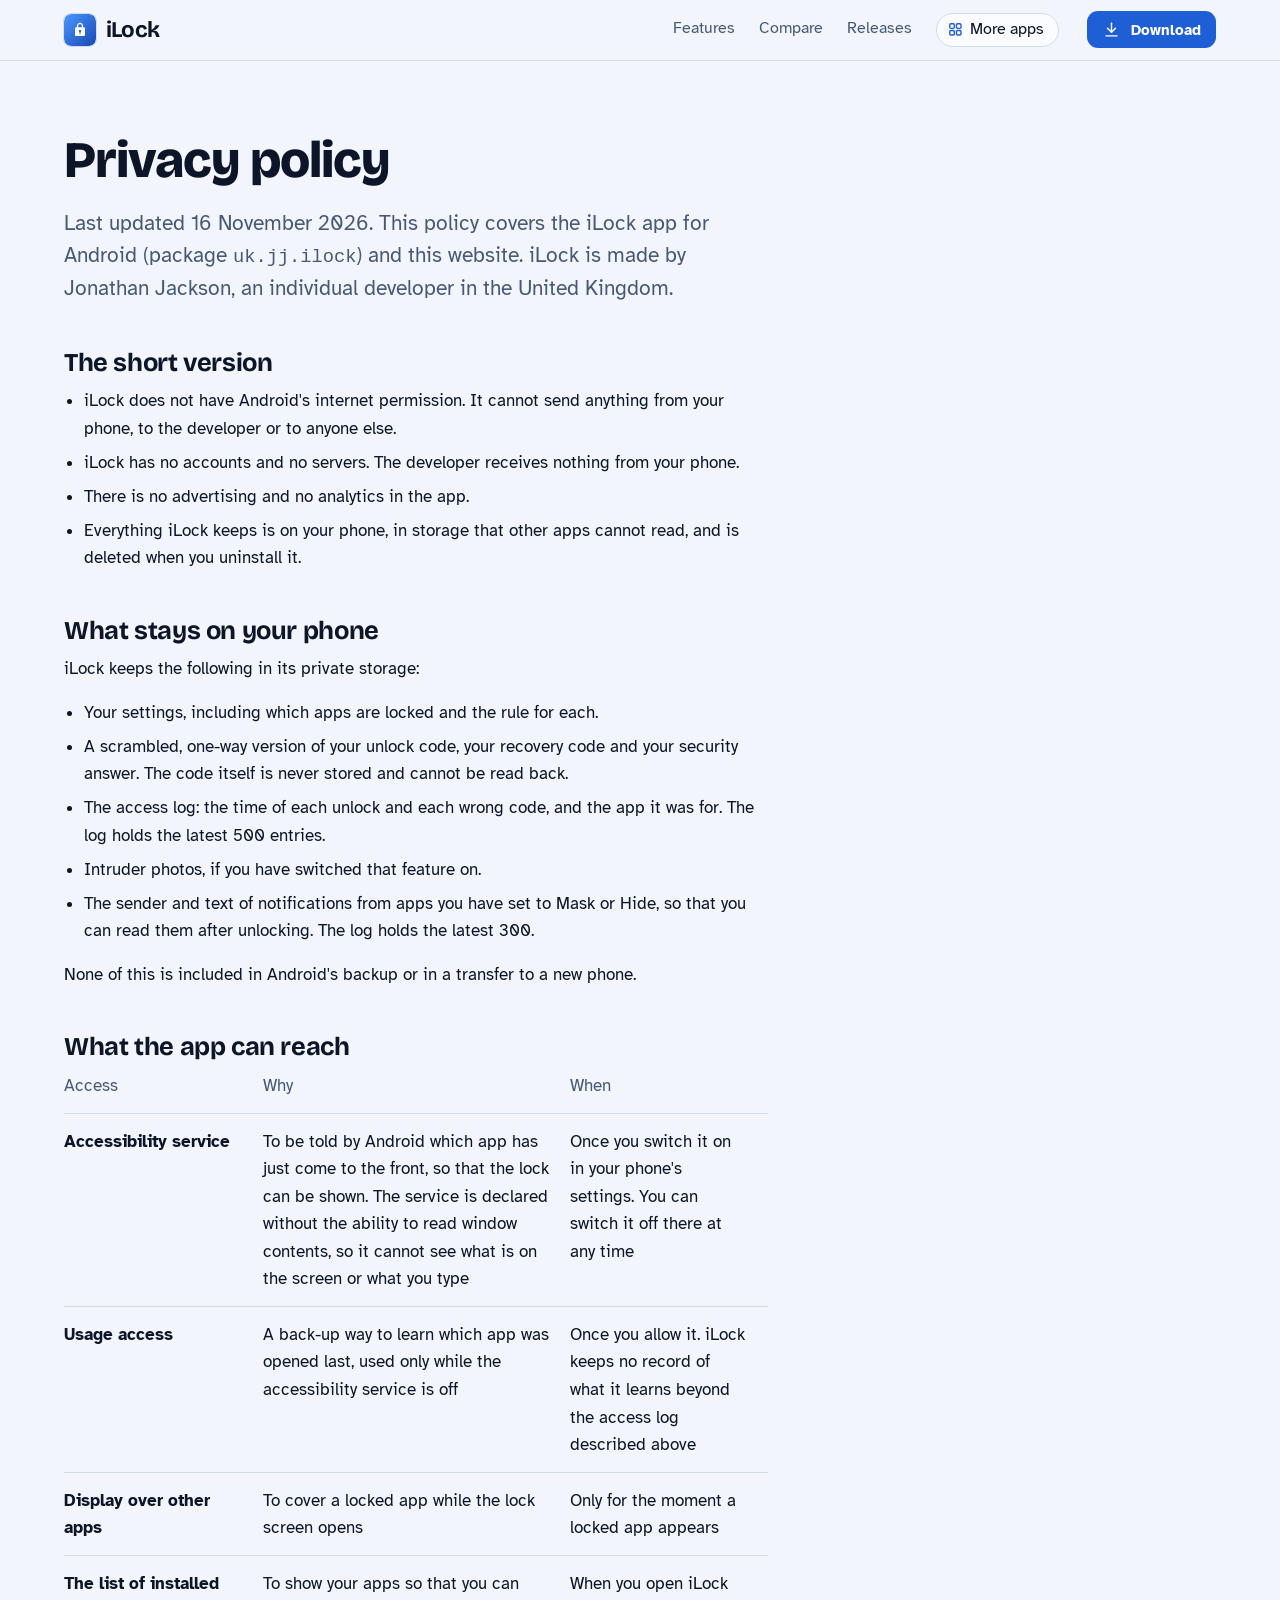
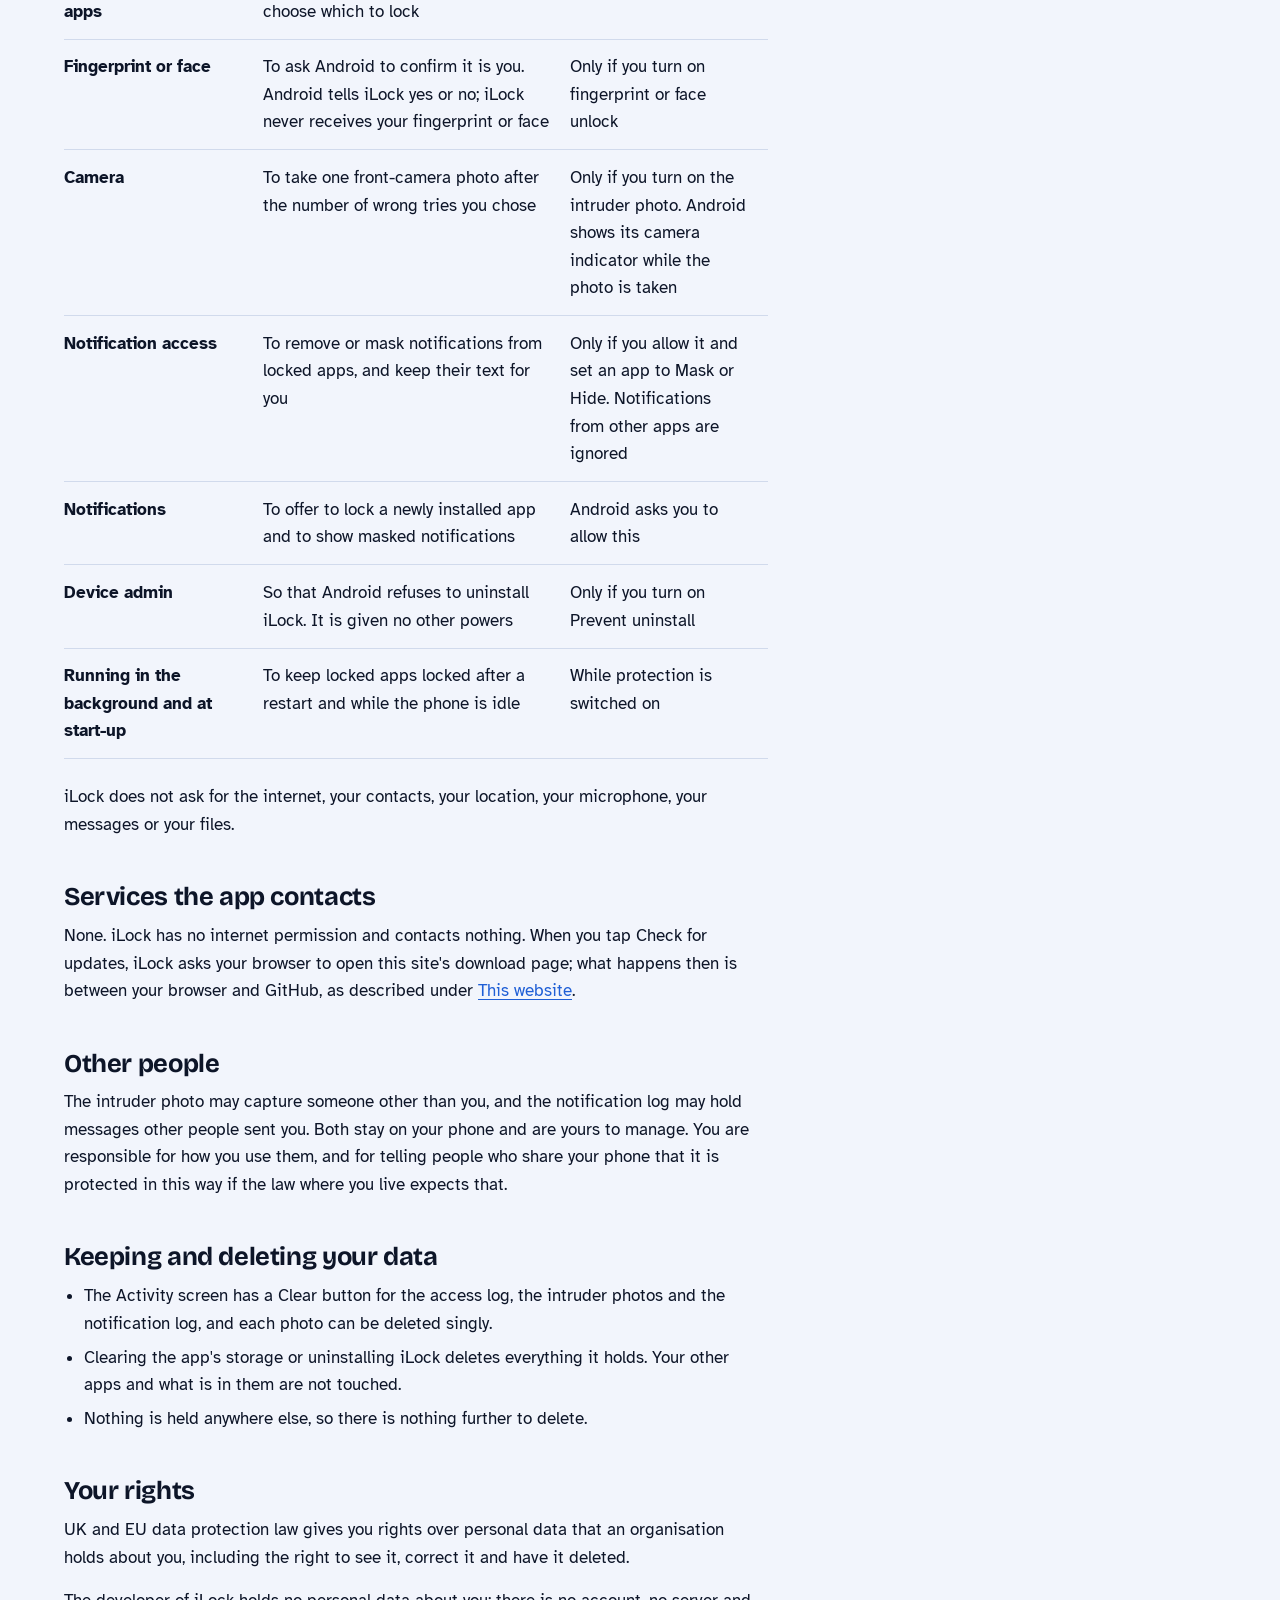
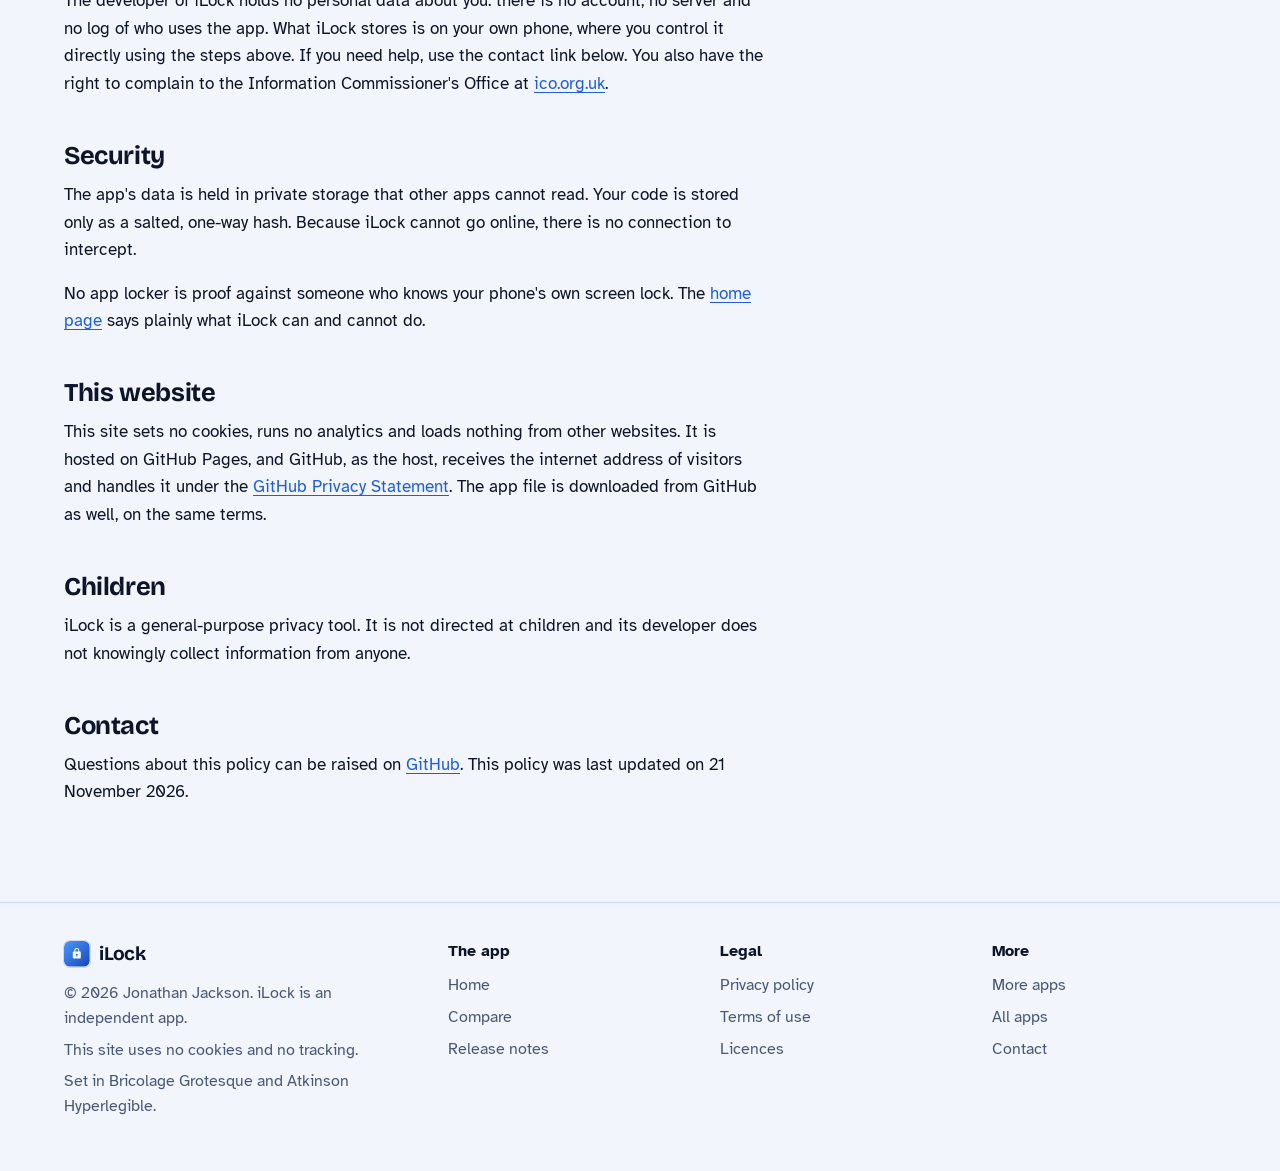
<file: privacy.html>
<!DOCTYPE html>
<html lang="en-GB">
<head>
<meta charset="utf-8">
<meta name="viewport" content="width=device-width, initial-scale=1">
<title>iLock privacy policy</title>
<meta name="description" content="What iLock does with your information: in short, it stays on your phone.">
<meta name="author" content="Jonathan Jackson">
<link rel="canonical" href="https://customgpter.github.io/ilock/privacy.html">
<meta name="theme-color" content="#f2f5fc" media="(prefers-color-scheme: light)">
<meta name="theme-color" content="#090d16" media="(prefers-color-scheme: dark)">
<meta property="og:type" content="website">
<meta property="og:site_name" content="iLock">
<meta property="og:title" content="iLock privacy policy">
<meta property="og:description" content="What iLock does with your information: in short, it stays on your phone.">
<meta property="og:url" content="https://customgpter.github.io/ilock/privacy.html">
<meta property="og:image" content="https://customgpter.github.io/ilock/assets/og.png">
<meta property="og:image:width" content="1200">
<meta property="og:image:height" content="630">
<meta property="og:image:alt" content="iLock&#x27;s home screen showing Protected, with five apps locked">
<meta property="og:locale" content="en_GB">
<meta name="twitter:card" content="summary_large_image">
<link rel="icon" href="./assets/favicon.svg" type="image/svg+xml">
<link rel="apple-touch-icon" href="./assets/apple-touch-icon.png">
<link rel="preload" href="./assets/fonts/bricolage-grotesque-latin.woff2" as="font" type="font/woff2" crossorigin>
<link rel="preload" href="./assets/fonts/atkinson-hyperlegible-latin-400-normal.woff2" as="font" type="font/woff2" crossorigin>
<link rel="stylesheet" href="./assets/site.css?v=1">
<link rel="stylesheet" href="./assets/house.css?v=1">
<link rel="stylesheet" href="./assets/apps-list.css?v=1">
<script src="./assets/apps-list.js?v=1" defer></script>
</head>
<body>
<a class="skip" href="#main">Skip to content</a>
<header class="masthead">
<div class="wrap">
<a class="brand" href="./" aria-label="iLock home"><svg viewBox="0 0 108 108" aria-hidden="true"><defs><linearGradient id="mapp-il" x1="0" y1="0" x2="1" y2="1"><stop offset="0" stop-color="#4c97ff"/><stop offset="1" stop-color="#1748b5"/></linearGradient></defs><rect width="108" height="108" rx="24" fill="url(#mapp-il)"/><g transform="translate(28.8 27.8) scale(2.1)"><path fill="#fff" d="M18 8h-1V6c0-2.76-2.24-5-5-5S7 3.24 7 6v2H6c-1.1 0-2 .9-2 2v10c0 1.1.9 2 2 2h12c1.1 0 2-.9 2-2V10c0-1.1-.9-2-2-2zM9 6c0-1.66 1.34-3 3-3s3 1.34 3 3v2H9V6z"/><path fill="#1f5fd6" d="M12 12.2a1.9 1.9 0 0 0-.9 3.57V17.6a.9.9 0 0 0 1.8 0v-1.83A1.9 1.9 0 0 0 12 12.2z"/></g></svg><span>iLock</span></a>
<nav aria-label="Main"><ul><li><a href="./#features">Features</a></li><li><a href="./compare.html">Compare</a></li><li><a href="./releases.html">Releases</a></li><li><a class="more-apps" href="./more-apps.html"><svg class="ico" viewBox="0 0 24 24" aria-hidden="true"><rect x="4" y="4" width="6.5" height="6.5" rx="1.6"/><rect x="13.5" y="4" width="6.5" height="6.5" rx="1.6"/><rect x="4" y="13.5" width="6.5" height="6.5" rx="1.6"/><rect x="13.5" y="13.5" width="6.5" height="6.5" rx="1.6"/></svg>More apps</a></li></ul></nav>
<a class="button small" href="https://github.com/CustomGPTer/ilock/releases/latest/download/iLock.apk"><svg class="ico" viewBox="0 0 24 24" aria-hidden="true"><path d="M12 4v11"/><path d="M7 10.5l5 5 5-5"/><path d="M5 20h14"/></svg>Download</a>
</div>
</header>
<main id="main" class="doc">
<div class="wrap">
<div class="measure">
<h1>Privacy policy</h1>
<p class="lede">Last updated 16 November 2026. This policy covers the iLock app for Android (package <code>uk.jj.ilock</code>) and this website. iLock is made by Jonathan Jackson, an individual developer in the United Kingdom.</p>
<h2 id="short">The short version</h2><ul>
<li>iLock does not have Android's internet permission. It cannot send anything from your phone, to the developer or to anyone else.</li>
<li>iLock has no accounts and no servers. The developer receives nothing from your phone.</li>
<li>There is no advertising and no analytics in the app.</li>
<li>Everything iLock keeps is on your phone, in storage that other apps cannot read, and is deleted when you uninstall it.</li>
</ul><h2 id="device">What stays on your phone</h2><p>iLock keeps the following in its private storage:</p>
<ul>
<li>Your settings, including which apps are locked and the rule for each.</li>
<li>A scrambled, one-way version of your unlock code, your recovery code and your security answer. The code itself is never stored and cannot be read back.</li>
<li>The access log: the time of each unlock and each wrong code, and the app it was for. The log holds the latest 500 entries.</li>
<li>Intruder photos, if you have switched that feature on.</li>
<li>The sender and text of notifications from apps you have set to Mask or Hide, so that you can read them after unlocking. The log holds the latest 300.</li>
</ul>
<p>None of this is included in Android's backup or in a transfer to a new phone.</p><h2 id="access">What the app can reach</h2><table>
<thead><tr><th scope="col">Access</th><th scope="col">Why</th><th scope="col">When</th></tr></thead>
<tbody>
<tr><th scope="row">Accessibility service</th><td>To be told by Android which app has just come to the front, so that the lock can be shown. The service is declared without the ability to read window contents, so it cannot see what is on the screen or what you type</td><td>Once you switch it on in your phone's settings. You can switch it off there at any time</td></tr>
<tr><th scope="row">Usage access</th><td>A back-up way to learn which app was opened last, used only while the accessibility service is off</td><td>Once you allow it. iLock keeps no record of what it learns beyond the access log described above</td></tr>
<tr><th scope="row">Display over other apps</th><td>To cover a locked app while the lock screen opens</td><td>Only for the moment a locked app appears</td></tr>
<tr><th scope="row">The list of installed apps</th><td>To show your apps so that you can choose which to lock</td><td>When you open iLock</td></tr>
<tr><th scope="row">Fingerprint or face</th><td>To ask Android to confirm it is you. Android tells iLock yes or no; iLock never receives your fingerprint or face</td><td>Only if you turn on fingerprint or face unlock</td></tr>
<tr><th scope="row">Camera</th><td>To take one front-camera photo after the number of wrong tries you chose</td><td>Only if you turn on the intruder photo. Android shows its camera indicator while the photo is taken</td></tr>
<tr><th scope="row">Notification access</th><td>To remove or mask notifications from locked apps, and keep their text for you</td><td>Only if you allow it and set an app to Mask or Hide. Notifications from other apps are ignored</td></tr>
<tr><th scope="row">Notifications</th><td>To offer to lock a newly installed app and to show masked notifications</td><td>Android asks you to allow this</td></tr>
<tr><th scope="row">Device admin</th><td>So that Android refuses to uninstall iLock. It is given no other powers</td><td>Only if you turn on Prevent uninstall</td></tr>
<tr><th scope="row">Running in the background and at start-up</th><td>To keep locked apps locked after a restart and while the phone is idle</td><td>While protection is switched on</td></tr>
</tbody>
</table>
<p class="after-table">iLock does not ask for the internet, your contacts, your location, your microphone, your messages or your files.</p><h2 id="services">Services the app contacts</h2><p>None. iLock has no internet permission and contacts nothing. When you tap Check for updates, iLock asks your browser to open this site's download page; what happens then is between your browser and GitHub, as described under <a href="#website">This website</a>.</p><h2 id="others">Other people</h2><p>The intruder photo may capture someone other than you, and the notification log may hold messages other people sent you. Both stay on your phone and are yours to manage. You are responsible for how you use them, and for telling people who share your phone that it is protected in this way if the law where you live expects that.</p><h2 id="deleting">Keeping and deleting your data</h2><ul>
<li>The Activity screen has a Clear button for the access log, the intruder photos and the notification log, and each photo can be deleted singly.</li>
<li>Clearing the app's storage or uninstalling iLock deletes everything it holds. Your other apps and what is in them are not touched.</li>
<li>Nothing is held anywhere else, so there is nothing further to delete.</li>
</ul><h2 id="rights">Your rights</h2><p>UK and EU data protection law gives you rights over personal data that an organisation holds about you, including the right to see it, correct it and have it deleted.</p>
<p>The developer of iLock holds no personal data about you: there is no account, no server and no log of who uses the app. What iLock stores is on your own phone, where you control it directly using the steps above. If you need help, use the contact link below. You also have the right to complain to the Information Commissioner's Office at <a href="https://ico.org.uk">ico.org.uk</a>.</p><h2 id="security">Security</h2><p>The app's data is held in private storage that other apps cannot read. Your code is stored only as a salted, one-way hash. Because iLock cannot go online, there is no connection to intercept.</p>
<p>No app locker is proof against someone who knows your phone's own screen lock. The <a href="./#limits">home page</a> says plainly what iLock can and cannot do.</p><h2 id="website">This website</h2><p>This site sets no cookies, runs no analytics and loads nothing from other websites. It is hosted on GitHub Pages, and GitHub, as the host, receives the internet address of visitors and handles it under the <a href="https://docs.github.com/site-policy/privacy-policies/github-general-privacy-statement">GitHub Privacy Statement</a>. The app file is downloaded from GitHub as well, on the same terms.</p><h2 id="children">Children</h2><p>iLock is a general-purpose privacy tool. It is not directed at children and its developer does not knowingly collect information from anyone.</p>
<h2 id="contact">Contact</h2>
<p>Questions about this policy can be raised on <a href="https://github.com/CustomGPTer/ilock/issues">GitHub</a>. This policy was last updated on 21 November 2026.</p>
</div>
</div>
</main>
<footer class="colophon">
<div class="wrap">
<div>
<a class="brand" href="./" aria-label="iLock home"><svg viewBox="0 0 108 108" aria-hidden="true"><defs><linearGradient id="mapp-il" x1="0" y1="0" x2="1" y2="1"><stop offset="0" stop-color="#4c97ff"/><stop offset="1" stop-color="#1748b5"/></linearGradient></defs><rect width="108" height="108" rx="24" fill="url(#mapp-il)"/><g transform="translate(28.8 27.8) scale(2.1)"><path fill="#fff" d="M18 8h-1V6c0-2.76-2.24-5-5-5S7 3.24 7 6v2H6c-1.1 0-2 .9-2 2v10c0 1.1.9 2 2 2h12c1.1 0 2-.9 2-2V10c0-1.1-.9-2-2-2zM9 6c0-1.66 1.34-3 3-3s3 1.34 3 3v2H9V6z"/><path fill="#1f5fd6" d="M12 12.2a1.9 1.9 0 0 0-.9 3.57V17.6a.9.9 0 0 0 1.8 0v-1.83A1.9 1.9 0 0 0 12 12.2z"/></g></svg><span>iLock</span></a>
<p>&copy; 2026 Jonathan Jackson. iLock is an independent app.</p>
<p>This site uses no cookies and no tracking.</p>
<p>Set in Bricolage Grotesque and Atkinson Hyperlegible.</p>
</div>
<nav aria-label="The app"><h2>The app</h2><ul>
<li><a href="./">Home</a></li>
<li><a href="./compare.html">Compare</a></li>
<li><a href="./releases.html">Release notes</a></li>

</ul></nav>
<nav aria-label="Legal"><h2>Legal</h2><ul>
<li><a href="./privacy.html">Privacy policy</a></li>
<li><a href="./terms.html">Terms of use</a></li>
<li><a href="./licences.html">Licences</a></li>
</ul></nav>
<nav aria-label="More"><h2>More</h2><ul>
<li><a href="./more-apps.html">More apps</a></li>
<li><a href="https://customgpter.github.io/">All apps</a></li>
<li><a href="https://github.com/CustomGPTer/ilock/issues">Contact</a></li>
</ul></nav>
</div>
</footer>
</body>
</html>
</file>
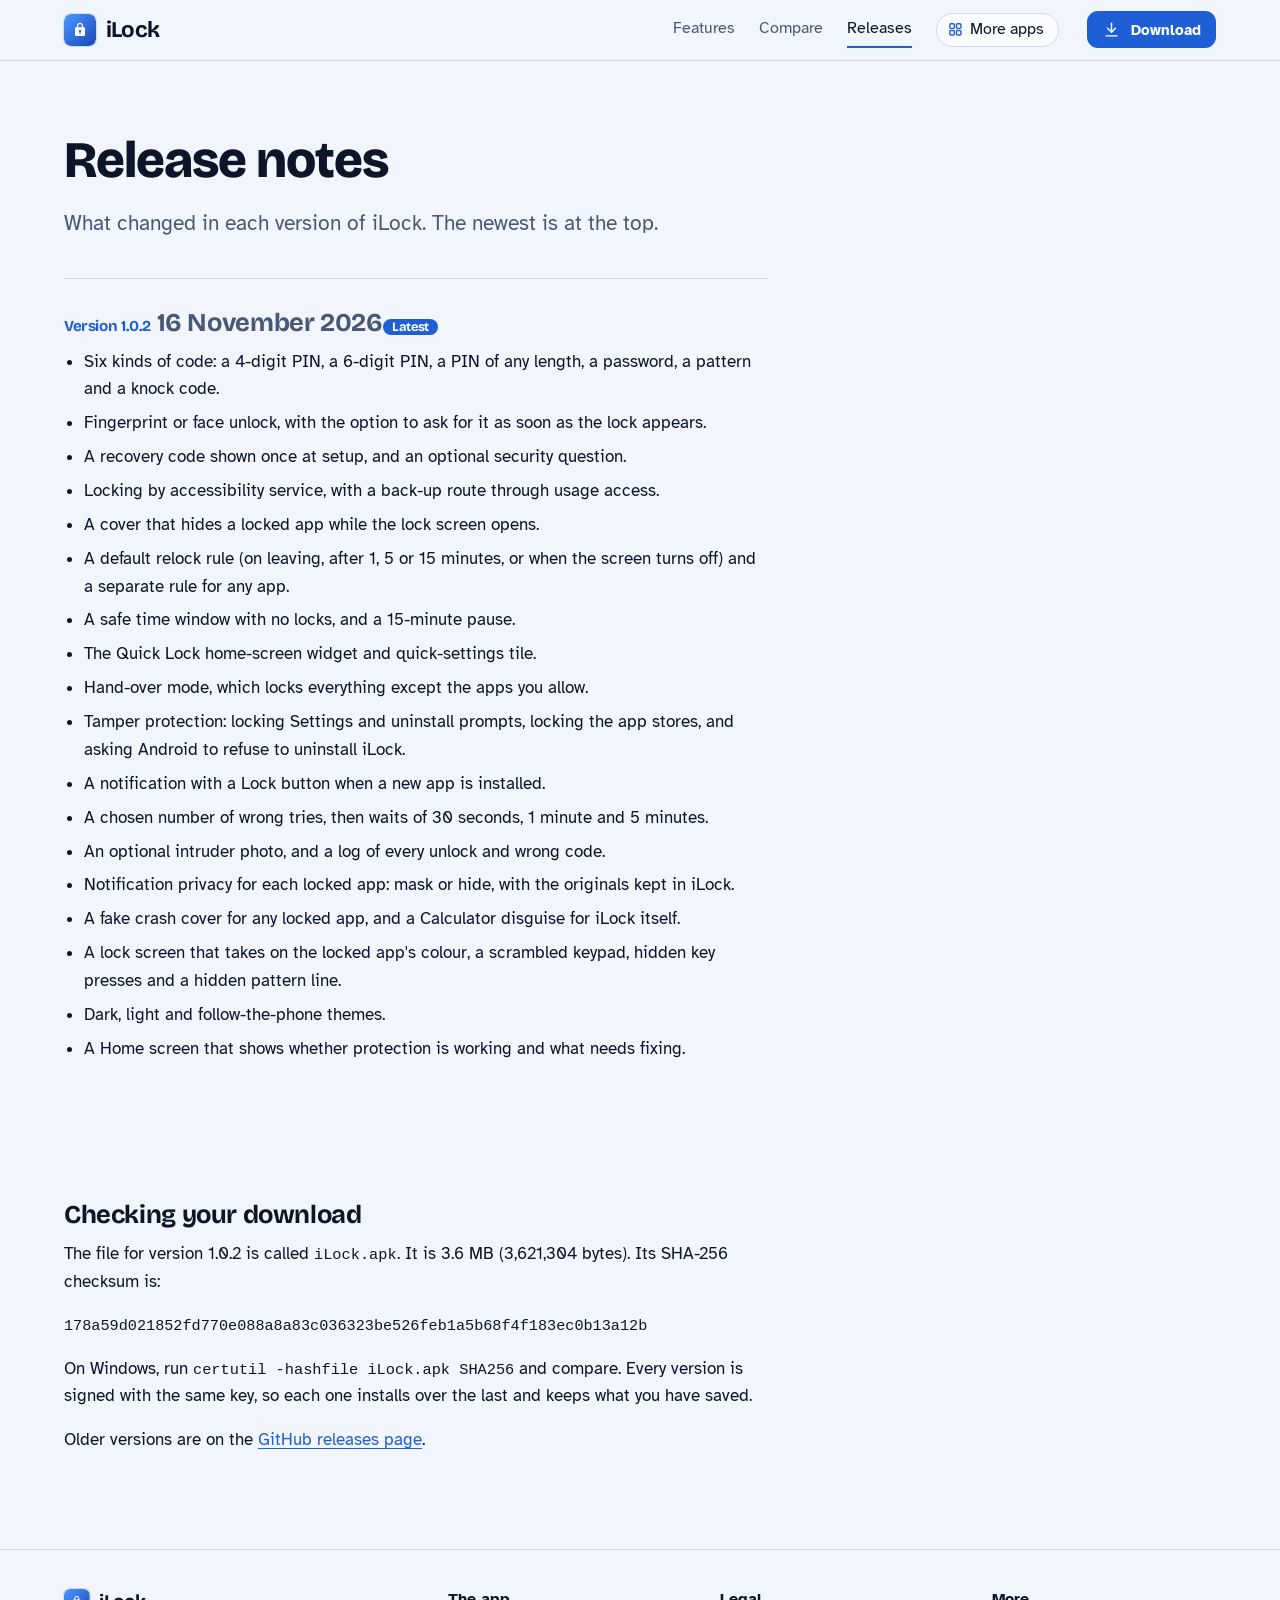
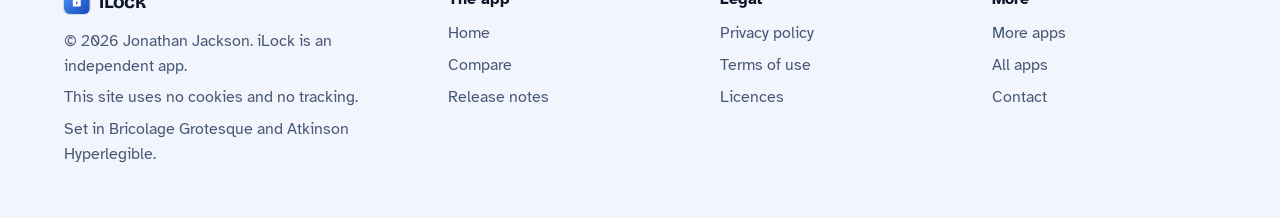
<file: releases.html>
<!DOCTYPE html>
<html lang="en-GB">
<head>
<meta charset="utf-8">
<meta name="viewport" content="width=device-width, initial-scale=1">
<title>iLock release notes</title>
<meta name="description" content="What changed in each version of iLock, with the file size and checksum to check your download.">
<meta name="author" content="Jonathan Jackson">
<link rel="canonical" href="https://customgpter.github.io/ilock/releases.html">
<meta name="theme-color" content="#f2f5fc" media="(prefers-color-scheme: light)">
<meta name="theme-color" content="#090d16" media="(prefers-color-scheme: dark)">
<meta property="og:type" content="website">
<meta property="og:site_name" content="iLock">
<meta property="og:title" content="iLock release notes">
<meta property="og:description" content="What changed in each version of iLock, with the file size and checksum to check your download.">
<meta property="og:url" content="https://customgpter.github.io/ilock/releases.html">
<meta property="og:image" content="https://customgpter.github.io/ilock/assets/og.png">
<meta property="og:image:width" content="1200">
<meta property="og:image:height" content="630">
<meta property="og:image:alt" content="iLock&#x27;s home screen showing Protected, with five apps locked">
<meta property="og:locale" content="en_GB">
<meta name="twitter:card" content="summary_large_image">
<link rel="icon" href="./assets/favicon.svg" type="image/svg+xml">
<link rel="apple-touch-icon" href="./assets/apple-touch-icon.png">
<link rel="preload" href="./assets/fonts/bricolage-grotesque-latin.woff2" as="font" type="font/woff2" crossorigin>
<link rel="preload" href="./assets/fonts/atkinson-hyperlegible-latin-400-normal.woff2" as="font" type="font/woff2" crossorigin>
<link rel="stylesheet" href="./assets/site.css?v=1">
<link rel="stylesheet" href="./assets/house.css?v=1">
<link rel="stylesheet" href="./assets/apps-list.css?v=1">
<script src="./assets/apps-list.js?v=1" defer></script>
</head>
<body>
<a class="skip" href="#main">Skip to content</a>
<header class="masthead">
<div class="wrap">
<a class="brand" href="./" aria-label="iLock home"><svg viewBox="0 0 108 108" aria-hidden="true"><defs><linearGradient id="mapp-il" x1="0" y1="0" x2="1" y2="1"><stop offset="0" stop-color="#4c97ff"/><stop offset="1" stop-color="#1748b5"/></linearGradient></defs><rect width="108" height="108" rx="24" fill="url(#mapp-il)"/><g transform="translate(28.8 27.8) scale(2.1)"><path fill="#fff" d="M18 8h-1V6c0-2.76-2.24-5-5-5S7 3.24 7 6v2H6c-1.1 0-2 .9-2 2v10c0 1.1.9 2 2 2h12c1.1 0 2-.9 2-2V10c0-1.1-.9-2-2-2zM9 6c0-1.66 1.34-3 3-3s3 1.34 3 3v2H9V6z"/><path fill="#1f5fd6" d="M12 12.2a1.9 1.9 0 0 0-.9 3.57V17.6a.9.9 0 0 0 1.8 0v-1.83A1.9 1.9 0 0 0 12 12.2z"/></g></svg><span>iLock</span></a>
<nav aria-label="Main"><ul><li><a href="./#features">Features</a></li><li><a href="./compare.html">Compare</a></li><li><a href="./releases.html" aria-current="page">Releases</a></li><li><a class="more-apps" href="./more-apps.html"><svg class="ico" viewBox="0 0 24 24" aria-hidden="true"><rect x="4" y="4" width="6.5" height="6.5" rx="1.6"/><rect x="13.5" y="4" width="6.5" height="6.5" rx="1.6"/><rect x="4" y="13.5" width="6.5" height="6.5" rx="1.6"/><rect x="13.5" y="13.5" width="6.5" height="6.5" rx="1.6"/></svg>More apps</a></li></ul></nav>
<a class="button small" href="https://github.com/CustomGPTer/ilock/releases/latest/download/iLock.apk"><svg class="ico" viewBox="0 0 24 24" aria-hidden="true"><path d="M12 4v11"/><path d="M7 10.5l5 5 5-5"/><path d="M5 20h14"/></svg>Download</a>
</div>
</header>
<main id="main" class="doc">
<div class="wrap">
<div class="measure">
<h1>Release notes</h1>
<p class="lede">What changed in each version of iLock. The newest is at the top.</p>
<section class="release" id="v1.0.2"><h2><span class="ver">Version 1.0.2</span> <span class="when">16 November 2026</span><span class="tag">Latest</span></h2><ul><li>Six kinds of code: a 4-digit PIN, a 6-digit PIN, a PIN of any length, a password, a pattern and a knock code.</li><li>Fingerprint or face unlock, with the option to ask for it as soon as the lock appears.</li><li>A recovery code shown once at setup, and an optional security question.</li><li>Locking by accessibility service, with a back-up route through usage access.</li><li>A cover that hides a locked app while the lock screen opens.</li><li>A default relock rule (on leaving, after 1, 5 or 15 minutes, or when the screen turns off) and a separate rule for any app.</li><li>A safe time window with no locks, and a 15-minute pause.</li><li>The Quick Lock home-screen widget and quick-settings tile.</li><li>Hand-over mode, which locks everything except the apps you allow.</li><li>Tamper protection: locking Settings and uninstall prompts, locking the app stores, and asking Android to refuse to uninstall iLock.</li><li>A notification with a Lock button when a new app is installed.</li><li>A chosen number of wrong tries, then waits of 30 seconds, 1 minute and 5 minutes.</li><li>An optional intruder photo, and a log of every unlock and wrong code.</li><li>Notification privacy for each locked app: mask or hide, with the originals kept in iLock.</li><li>A fake crash cover for any locked app, and a Calculator disguise for iLock itself.</li><li>A lock screen that takes on the locked app's colour, a scrambled keypad, hidden key presses and a hidden pattern line.</li><li>Dark, light and follow-the-phone themes.</li><li>A Home screen that shows whether protection is working and what needs fixing.</li></ul></section>
<h2 id="checking">Checking your download</h2>
<p>The file for version 1.0.2 is called <code>iLock.apk</code>. It is 3.6 MB (3,621,304 bytes). Its SHA-256 checksum is:</p>
<p><code class="sum">178a59d021852fd770e088a8a83c036323be526feb1a5b68f4f183ec0b13a12b</code></p>
<p>On Windows, run <code>certutil -hashfile iLock.apk SHA256</code> and compare. Every version is signed with the same key, so each one installs over the last and keeps what you have saved.</p>
<p>Older versions are on the <a href="https://github.com/CustomGPTer/ilock/releases">GitHub releases page</a>.</p>
</div>
</div>
</main>
<footer class="colophon">
<div class="wrap">
<div>
<a class="brand" href="./" aria-label="iLock home"><svg viewBox="0 0 108 108" aria-hidden="true"><defs><linearGradient id="mapp-il" x1="0" y1="0" x2="1" y2="1"><stop offset="0" stop-color="#4c97ff"/><stop offset="1" stop-color="#1748b5"/></linearGradient></defs><rect width="108" height="108" rx="24" fill="url(#mapp-il)"/><g transform="translate(28.8 27.8) scale(2.1)"><path fill="#fff" d="M18 8h-1V6c0-2.76-2.24-5-5-5S7 3.24 7 6v2H6c-1.1 0-2 .9-2 2v10c0 1.1.9 2 2 2h12c1.1 0 2-.9 2-2V10c0-1.1-.9-2-2-2zM9 6c0-1.66 1.34-3 3-3s3 1.34 3 3v2H9V6z"/><path fill="#1f5fd6" d="M12 12.2a1.9 1.9 0 0 0-.9 3.57V17.6a.9.9 0 0 0 1.8 0v-1.83A1.9 1.9 0 0 0 12 12.2z"/></g></svg><span>iLock</span></a>
<p>&copy; 2026 Jonathan Jackson. iLock is an independent app.</p>
<p>This site uses no cookies and no tracking.</p>
<p>Set in Bricolage Grotesque and Atkinson Hyperlegible.</p>
</div>
<nav aria-label="The app"><h2>The app</h2><ul>
<li><a href="./">Home</a></li>
<li><a href="./compare.html">Compare</a></li>
<li><a href="./releases.html">Release notes</a></li>

</ul></nav>
<nav aria-label="Legal"><h2>Legal</h2><ul>
<li><a href="./privacy.html">Privacy policy</a></li>
<li><a href="./terms.html">Terms of use</a></li>
<li><a href="./licences.html">Licences</a></li>
</ul></nav>
<nav aria-label="More"><h2>More</h2><ul>
<li><a href="./more-apps.html">More apps</a></li>
<li><a href="https://customgpter.github.io/">All apps</a></li>
<li><a href="https://github.com/CustomGPTer/ilock/issues">Contact</a></li>
</ul></nav>
</div>
</footer>
</body>
</html>
</file>
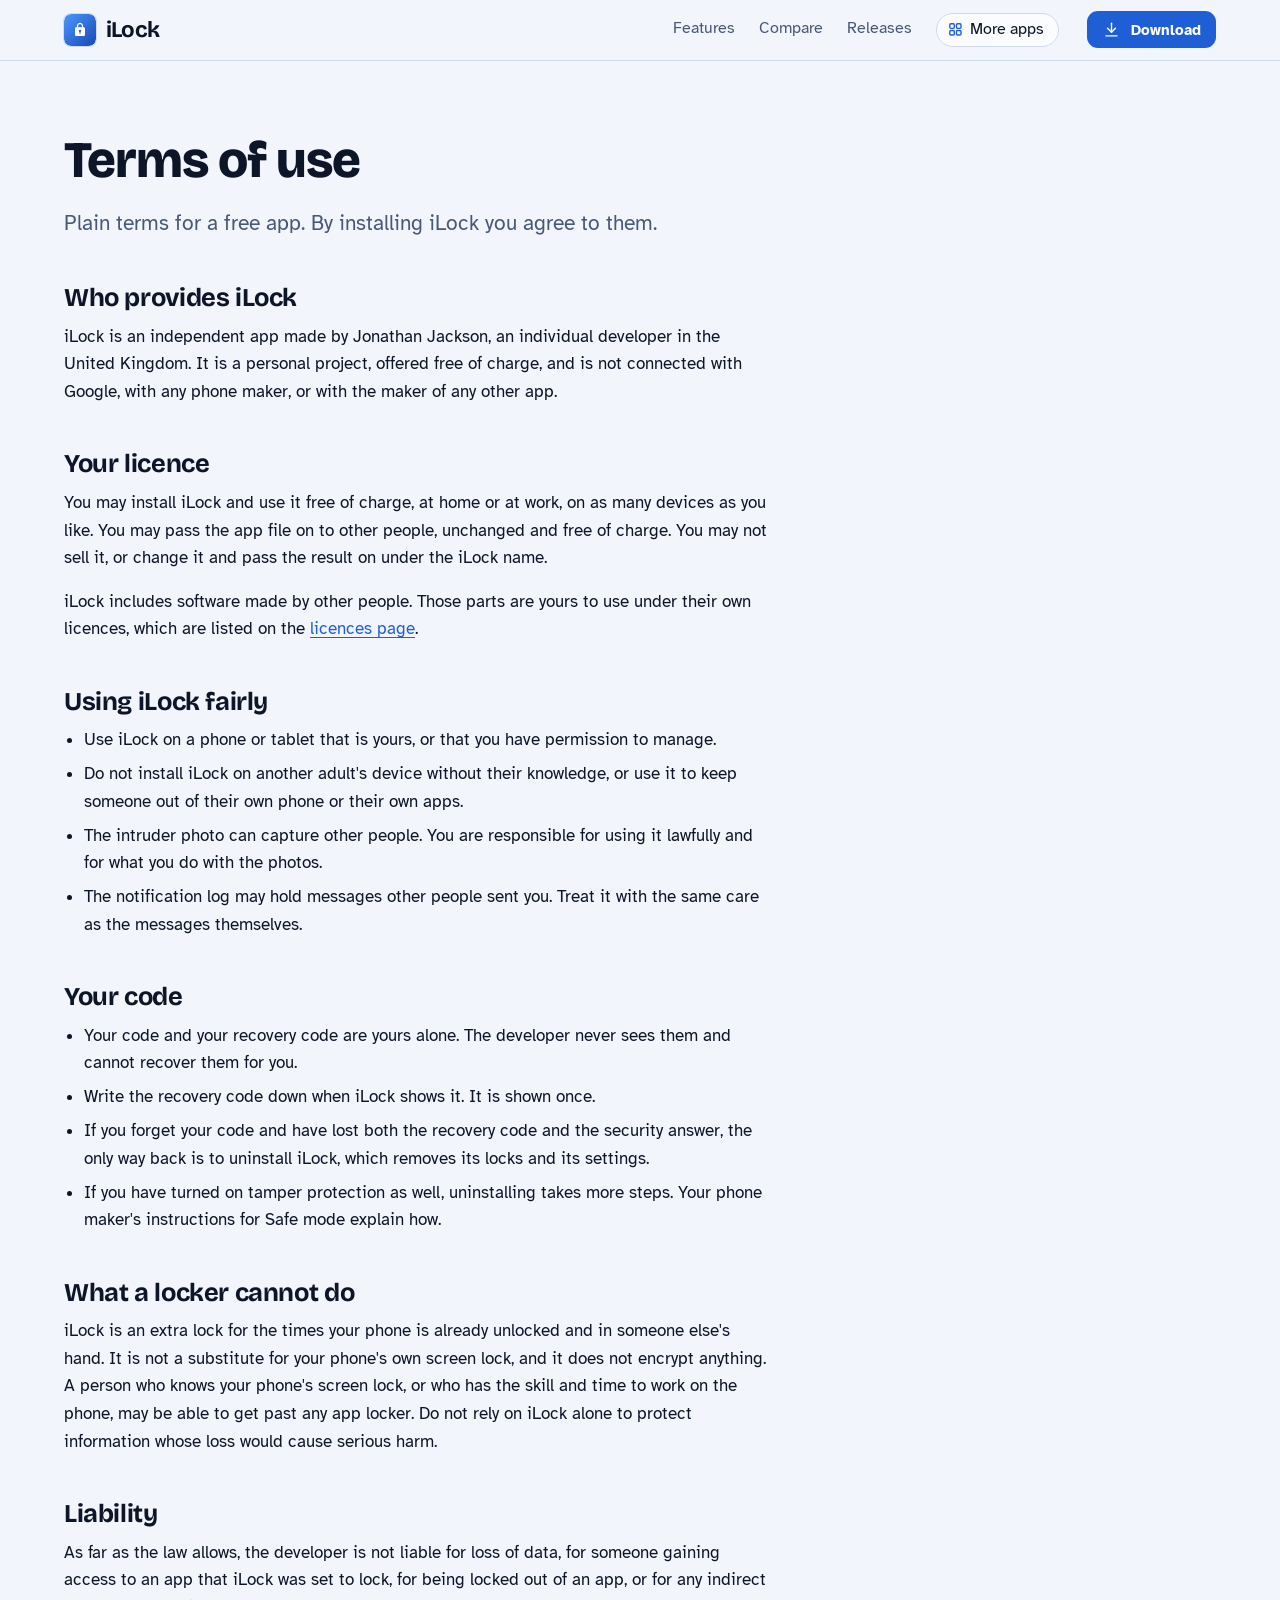
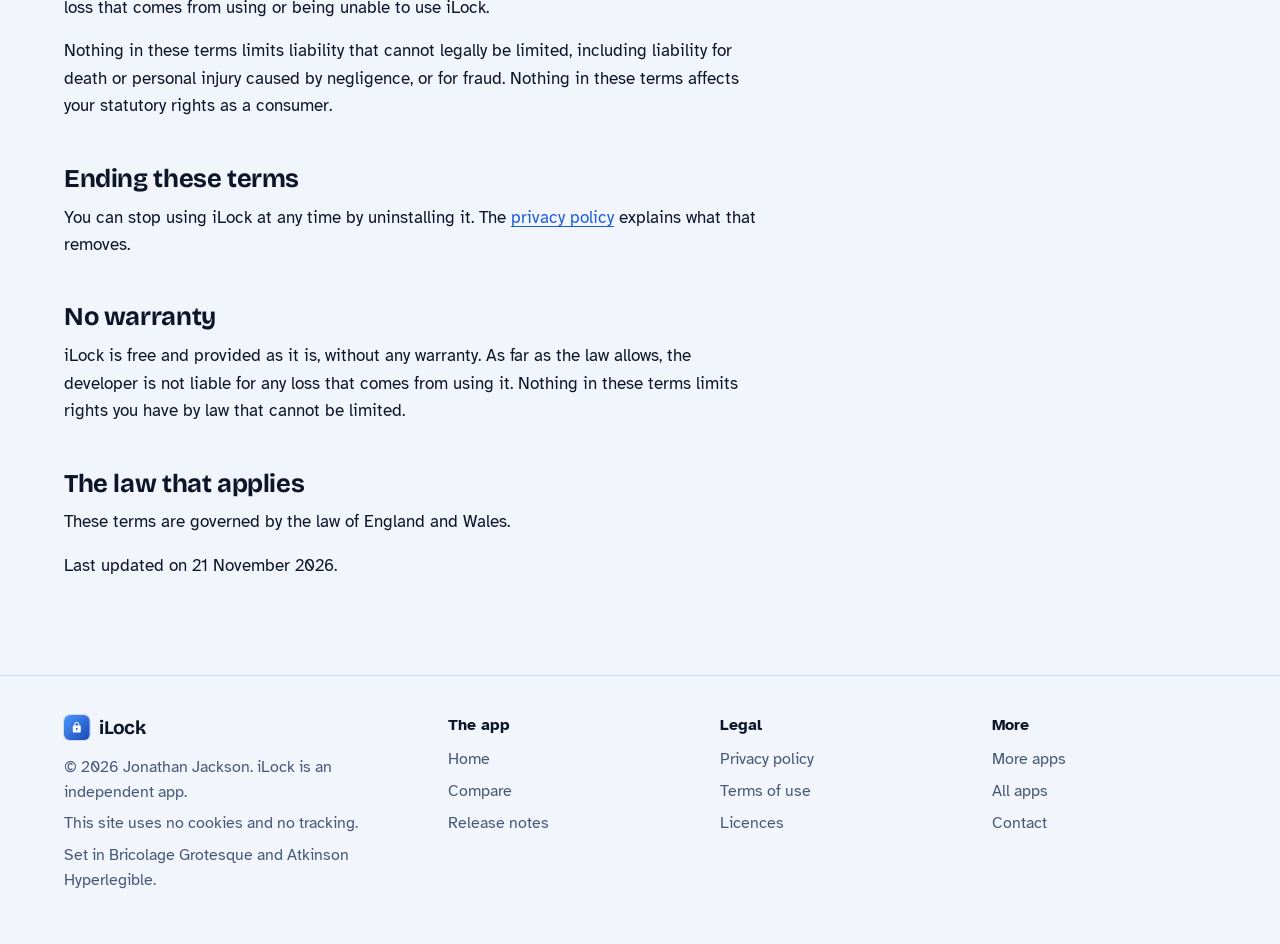
<file: terms.html>
<!DOCTYPE html>
<html lang="en-GB">
<head>
<meta charset="utf-8">
<meta name="viewport" content="width=device-width, initial-scale=1">
<title>iLock terms of use</title>
<meta name="description" content="The terms for using iLock.">
<meta name="author" content="Jonathan Jackson">
<link rel="canonical" href="https://customgpter.github.io/ilock/terms.html">
<meta name="theme-color" content="#f2f5fc" media="(prefers-color-scheme: light)">
<meta name="theme-color" content="#090d16" media="(prefers-color-scheme: dark)">
<meta property="og:type" content="website">
<meta property="og:site_name" content="iLock">
<meta property="og:title" content="iLock terms of use">
<meta property="og:description" content="The terms for using iLock.">
<meta property="og:url" content="https://customgpter.github.io/ilock/terms.html">
<meta property="og:image" content="https://customgpter.github.io/ilock/assets/og.png">
<meta property="og:image:width" content="1200">
<meta property="og:image:height" content="630">
<meta property="og:image:alt" content="iLock&#x27;s home screen showing Protected, with five apps locked">
<meta property="og:locale" content="en_GB">
<meta name="twitter:card" content="summary_large_image">
<link rel="icon" href="./assets/favicon.svg" type="image/svg+xml">
<link rel="apple-touch-icon" href="./assets/apple-touch-icon.png">
<link rel="preload" href="./assets/fonts/bricolage-grotesque-latin.woff2" as="font" type="font/woff2" crossorigin>
<link rel="preload" href="./assets/fonts/atkinson-hyperlegible-latin-400-normal.woff2" as="font" type="font/woff2" crossorigin>
<link rel="stylesheet" href="./assets/site.css?v=1">
<link rel="stylesheet" href="./assets/house.css?v=1">
<link rel="stylesheet" href="./assets/apps-list.css?v=1">
<script src="./assets/apps-list.js?v=1" defer></script>
</head>
<body>
<a class="skip" href="#main">Skip to content</a>
<header class="masthead">
<div class="wrap">
<a class="brand" href="./" aria-label="iLock home"><svg viewBox="0 0 108 108" aria-hidden="true"><defs><linearGradient id="mapp-il" x1="0" y1="0" x2="1" y2="1"><stop offset="0" stop-color="#4c97ff"/><stop offset="1" stop-color="#1748b5"/></linearGradient></defs><rect width="108" height="108" rx="24" fill="url(#mapp-il)"/><g transform="translate(28.8 27.8) scale(2.1)"><path fill="#fff" d="M18 8h-1V6c0-2.76-2.24-5-5-5S7 3.24 7 6v2H6c-1.1 0-2 .9-2 2v10c0 1.1.9 2 2 2h12c1.1 0 2-.9 2-2V10c0-1.1-.9-2-2-2zM9 6c0-1.66 1.34-3 3-3s3 1.34 3 3v2H9V6z"/><path fill="#1f5fd6" d="M12 12.2a1.9 1.9 0 0 0-.9 3.57V17.6a.9.9 0 0 0 1.8 0v-1.83A1.9 1.9 0 0 0 12 12.2z"/></g></svg><span>iLock</span></a>
<nav aria-label="Main"><ul><li><a href="./#features">Features</a></li><li><a href="./compare.html">Compare</a></li><li><a href="./releases.html">Releases</a></li><li><a class="more-apps" href="./more-apps.html"><svg class="ico" viewBox="0 0 24 24" aria-hidden="true"><rect x="4" y="4" width="6.5" height="6.5" rx="1.6"/><rect x="13.5" y="4" width="6.5" height="6.5" rx="1.6"/><rect x="4" y="13.5" width="6.5" height="6.5" rx="1.6"/><rect x="13.5" y="13.5" width="6.5" height="6.5" rx="1.6"/></svg>More apps</a></li></ul></nav>
<a class="button small" href="https://github.com/CustomGPTer/ilock/releases/latest/download/iLock.apk"><svg class="ico" viewBox="0 0 24 24" aria-hidden="true"><path d="M12 4v11"/><path d="M7 10.5l5 5 5-5"/><path d="M5 20h14"/></svg>Download</a>
</div>
</header>
<main id="main" class="doc">
<div class="wrap">
<div class="measure">
<h1>Terms of use</h1>
<p class="lede">Plain terms for a free app. By installing iLock you agree to them.</p>
<h2 id="who">Who provides iLock</h2><p>iLock is an independent app made by Jonathan Jackson, an individual developer in the United Kingdom. It is a personal project, offered free of charge, and is not connected with Google, with any phone maker, or with the maker of any other app.</p><h2 id="licence">Your licence</h2><p>You may install iLock and use it free of charge, at home or at work, on as many devices as you like. You may pass the app file on to other people, unchanged and free of charge. You may not sell it, or change it and pass the result on under the iLock name.</p>
<p>iLock includes software made by other people. Those parts are yours to use under their own licences, which are listed on the <a href="licences.html">licences page</a>.</p><h2 id="use">Using iLock fairly</h2><ul>
<li>Use iLock on a phone or tablet that is yours, or that you have permission to manage.</li>
<li>Do not install iLock on another adult's device without their knowledge, or use it to keep someone out of their own phone or their own apps.</li>
<li>The intruder photo can capture other people. You are responsible for using it lawfully and for what you do with the photos.</li>
<li>The notification log may hold messages other people sent you. Treat it with the same care as the messages themselves.</li>
</ul><h2 id="code">Your code</h2><ul>
<li>Your code and your recovery code are yours alone. The developer never sees them and cannot recover them for you.</li>
<li>Write the recovery code down when iLock shows it. It is shown once.</li>
<li>If you forget your code and have lost both the recovery code and the security answer, the only way back is to uninstall iLock, which removes its locks and its settings.</li>
<li>If you have turned on tamper protection as well, uninstalling takes more steps. Your phone maker's instructions for Safe mode explain how.</li>
</ul><h2 id="limits">What a locker cannot do</h2><p>iLock is an extra lock for the times your phone is already unlocked and in someone else's hand. It is not a substitute for your phone's own screen lock, and it does not encrypt anything. A person who knows your phone's screen lock, or who has the skill and time to work on the phone, may be able to get past any app locker. Do not rely on iLock alone to protect information whose loss would cause serious harm.</p><h2 id="liability">Liability</h2><p>As far as the law allows, the developer is not liable for loss of data, for someone gaining access to an app that iLock was set to lock, for being locked out of an app, or for any indirect loss that comes from using or being unable to use iLock.</p>
<p>Nothing in these terms limits liability that cannot legally be limited, including liability for death or personal injury caused by negligence, or for fraud. Nothing in these terms affects your statutory rights as a consumer.</p><h2 id="ending">Ending these terms</h2><p>You can stop using iLock at any time by uninstalling it. The <a href="privacy.html#deleting">privacy policy</a> explains what that removes.</p>
<h2 id="no-warranty">No warranty</h2>
<p>iLock is free and provided as it is, without any warranty. As far as the law allows, the developer is not liable for any loss that comes from using it. Nothing in these terms limits rights you have by law that cannot be limited.</p>
<h2 id="governing">The law that applies</h2>
<p>These terms are governed by the law of England and Wales.</p>
<p>Last updated on 21 November 2026.</p>
</div>
</div>
</main>
<footer class="colophon">
<div class="wrap">
<div>
<a class="brand" href="./" aria-label="iLock home"><svg viewBox="0 0 108 108" aria-hidden="true"><defs><linearGradient id="mapp-il" x1="0" y1="0" x2="1" y2="1"><stop offset="0" stop-color="#4c97ff"/><stop offset="1" stop-color="#1748b5"/></linearGradient></defs><rect width="108" height="108" rx="24" fill="url(#mapp-il)"/><g transform="translate(28.8 27.8) scale(2.1)"><path fill="#fff" d="M18 8h-1V6c0-2.76-2.24-5-5-5S7 3.24 7 6v2H6c-1.1 0-2 .9-2 2v10c0 1.1.9 2 2 2h12c1.1 0 2-.9 2-2V10c0-1.1-.9-2-2-2zM9 6c0-1.66 1.34-3 3-3s3 1.34 3 3v2H9V6z"/><path fill="#1f5fd6" d="M12 12.2a1.9 1.9 0 0 0-.9 3.57V17.6a.9.9 0 0 0 1.8 0v-1.83A1.9 1.9 0 0 0 12 12.2z"/></g></svg><span>iLock</span></a>
<p>&copy; 2026 Jonathan Jackson. iLock is an independent app.</p>
<p>This site uses no cookies and no tracking.</p>
<p>Set in Bricolage Grotesque and Atkinson Hyperlegible.</p>
</div>
<nav aria-label="The app"><h2>The app</h2><ul>
<li><a href="./">Home</a></li>
<li><a href="./compare.html">Compare</a></li>
<li><a href="./releases.html">Release notes</a></li>

</ul></nav>
<nav aria-label="Legal"><h2>Legal</h2><ul>
<li><a href="./privacy.html">Privacy policy</a></li>
<li><a href="./terms.html">Terms of use</a></li>
<li><a href="./licences.html">Licences</a></li>
</ul></nav>
<nav aria-label="More"><h2>More</h2><ul>
<li><a href="./more-apps.html">More apps</a></li>
<li><a href="https://customgpter.github.io/">All apps</a></li>
<li><a href="https://github.com/CustomGPTer/ilock/issues">Contact</a></li>
</ul></nav>
</div>
</footer>
</body>
</html>
</file>
<file: assets/site.css>
@font-face{font-family:"Bricolage Grotesque";src:url("fonts/bricolage-grotesque-latin.woff2") format("woff2");font-weight:200 800;font-style:normal;font-display:swap}
@font-face{font-family:"Atkinson Hyperlegible";src:url("fonts/atkinson-hyperlegible-latin-400-normal.woff2") format("woff2");font-weight:400;font-style:normal;font-display:swap}
@font-face{font-family:"Atkinson Hyperlegible";src:url("fonts/atkinson-hyperlegible-latin-700-normal.woff2") format("woff2");font-weight:700;font-style:normal;font-display:swap}

/* Daylight page, night-time camera. The lamp colour is kept for the one thing to press and for what the camera has seen. */
:root{
  --page:#f2f5f9; --panel:#ffffff; --raised:#e8edf3; --ink:#0d1a2b; --soft:#465468; --rule:#d2dae4;
  --accent:#0a6a55; --accent-ink:#ffffff; --warn:#8a5200; --rec:#d3302f;
  --lamp:#ffb347; --lamp-ink:#231400; --lamp-text:#8a5200;
  --night:#09111e; --night-2:#111d30; --night-3:#1a2a43; --night-ink:#eaf0f8; --night-soft:#9fb0c7; --night-rule:#24364f; --iris:#55d6ab;
  --display:"Bricolage Grotesque","Atkinson Hyperlegible",system-ui,sans-serif;
  --sans:"Atkinson Hyperlegible",system-ui,-apple-system,"Segoe UI",Roboto,sans-serif;
  --mono:ui-monospace,SFMono-Regular,Menlo,Consolas,"Liberation Mono",monospace;
  color-scheme:light dark;
}
@media (prefers-color-scheme:dark){
  :root{--page:#0a111b; --panel:#111a27; --raised:#182434; --ink:#e9eef5; --soft:#a0aec0; --rule:#243247;
    --accent:#55d6ab; --accent-ink:#00281d; --warn:#ffb347; --rec:#ff6163; --lamp-text:#ffb347}
}

*,*::before,*::after{box-sizing:border-box}
html{-webkit-text-size-adjust:100%;scroll-behavior:smooth;scroll-padding-top:5.5rem}
@media (prefers-reduced-motion:reduce){html{scroll-behavior:auto}}
body{margin:0;background:var(--page);color:var(--ink);font:400 1.0625rem/1.62 var(--sans);text-rendering:optimizeLegibility;-webkit-font-smoothing:antialiased}
img,svg{max-width:100%;display:block}
a{color:var(--accent);text-decoration-thickness:.07em;text-underline-offset:.2em}
a:hover{text-decoration-thickness:.13em}
:focus-visible{outline:3px solid var(--lamp);outline-offset:3px;border-radius:6px}
code{font:.9em/1 var(--mono);overflow-wrap:anywhere}
h1,h2,h3{font-family:var(--display);font-weight:700;letter-spacing:-.015em;line-height:1.08;margin:0;text-wrap:balance}
p{margin:0 0 1rem}
.skip{position:absolute;left:-999px;top:0;background:var(--ink);color:var(--page);padding:.6rem 1rem;z-index:30;border-radius:0 0 8px 0}
.skip:focus{left:0}
.sr{position:absolute;width:1px;height:1px;overflow:hidden;clip-path:inset(50%);white-space:nowrap}
.wrap{width:min(72rem,100% - 2.5rem);margin-inline:auto}
.measure{max-width:44rem}
.ico{width:1.25em;height:1.25em;flex:none;fill:none;stroke:currentColor;stroke-width:1.75;stroke-linecap:round;stroke-linejoin:round}

/* ---------- masthead */
.masthead{position:sticky;top:0;z-index:20;background:color-mix(in srgb,var(--page) 88%,transparent);-webkit-backdrop-filter:blur(14px) saturate(1.3);backdrop-filter:blur(14px) saturate(1.3);border-bottom:1px solid var(--rule)}
.masthead .wrap{display:flex;flex-wrap:wrap;align-items:center;gap:.35rem 1.75rem;padding-block:.7rem}
.brand{display:inline-flex;align-items:center;gap:.6rem;font:700 1.4rem/1 var(--display);letter-spacing:-.03em;color:var(--ink);text-decoration:none;margin-right:auto}
.brand svg{width:2rem;height:2rem;flex:none;border-radius:.5rem;box-shadow:0 0 0 1px var(--rule)}
.masthead nav ul{display:flex;flex-wrap:wrap;align-items:center;gap:.15rem 1.5rem;list-style:none;margin:0;padding:0;font-size:1rem;line-height:1.3}
.masthead nav a{display:inline-flex;align-items:center;gap:.4rem;color:var(--soft);text-decoration:none;padding-block:.45rem;border-bottom:2px solid transparent}
.masthead nav a:hover{color:var(--ink)}
.masthead nav a[aria-current="page"]{color:var(--ink);border-bottom-color:var(--lamp)}
.masthead nav a.more-apps{color:var(--ink);border:1px solid var(--rule);border-radius:999px;padding:.34rem .85rem .34rem .65rem;background:var(--panel)}
.masthead nav a.more-apps .ico{width:1.05em;height:1.05em;color:var(--accent);stroke-width:2}
.masthead nav a.more-apps:hover,.masthead nav a.more-apps[aria-current="page"]{border-color:var(--accent)}
.button{display:inline-flex;align-items:center;gap:.6rem;background:var(--lamp);color:var(--lamp-ink);font:700 1.08rem/1.2 var(--sans);text-decoration:none;padding:.95rem 1.5rem;border-radius:14px;box-shadow:0 1px 0 rgba(255,255,255,.45) inset,0 12px 24px -14px rgba(138,82,0,.9)}
.button:hover{background:#ffc56e}
.button:active{transform:translateY(1px)}
.button.small{font-size:.95rem;padding:.55rem .95rem;border-radius:11px;box-shadow:none}
.button.quiet{background:none;box-shadow:none;border:1px solid var(--rule);color:var(--ink)}
.button.quiet:hover{border-color:var(--ink);background:none}
@media (max-width:52rem){
  .masthead nav{order:3;flex:1 0 100%}
  .masthead nav ul{gap:.1rem .85rem;font-size:.95rem}
  .masthead nav .wide{display:none}
}
@media (max-width:24rem){.masthead nav a.more-apps .ico{display:none}.masthead nav a.more-apps{padding-inline:.7rem}}

/* ---------- hero */
.hero{padding-block:clamp(2.2rem,6vw,4.75rem) clamp(2.5rem,6vw,4.5rem);overflow:hidden}
.hero-grid{display:grid;gap:clamp(2.25rem,5vw,4rem);align-items:center}
@media (min-width:62rem){.hero-grid{grid-template-columns:minmax(0,11fr) minmax(0,10fr)}}
.hero h1{font-size:clamp(2.6rem,6vw,4.25rem);font-weight:800;line-height:1;letter-spacing:-.022em;margin-bottom:1.5rem}
.lede{font-size:clamp(1.14rem,2vw,1.3rem);line-height:1.55;color:var(--soft);margin:0 0 1rem;max-width:34rem}
.get{display:flex;flex-wrap:wrap;align-items:center;gap:.9rem 1.5rem;margin:1.8rem 0 1.1rem}
.get .aside{font-weight:700;color:var(--ink)}
.facts{font-size:.98rem;line-height:1.5;color:var(--soft);margin:0 0 .5rem;max-width:36rem}
.pills{display:flex;flex-wrap:wrap;gap:.45rem;list-style:none;margin:0 0 1rem;padding:0;font-size:.95rem}
.pills li{border:1px solid var(--rule);border-radius:999px;padding:.22rem .8rem;background:var(--panel);color:var(--soft)}

/* the monitor: the camera's view, the day beneath it, and the alert it sends */
.monitor{position:relative;max-width:36rem;margin-inline:auto;width:100%;padding-bottom:3.1rem}
@media (min-width:62rem){.monitor{margin-inline:auto 0}}
.screen{position:relative;background:var(--night);border-radius:22px;padding:.6rem;box-shadow:0 0 0 1px var(--night-rule),0 30px 60px -30px rgba(9,17,30,.75)}
.cam{position:relative;border-radius:15px;overflow:hidden;aspect-ratio:16/10;background:#0b1626}
.cam svg{width:100%;height:100%}
.cam text{font:700 15px var(--sans);fill:#231400}
.hud{position:absolute;display:inline-flex;align-items:center;gap:.4rem;font:700 .76rem/1 var(--sans);color:var(--night-ink);background:rgba(6,12,22,.62);border-radius:999px;padding:.38rem .65rem;letter-spacing:.01em}
.hud i{width:.5rem;height:.5rem;border-radius:50%;background:var(--iris)}
.hud.watching{left:.7rem;top:.7rem}
.hud.rec{right:.7rem;top:.7rem}
.hud.rec i{background:#ff5a5c}
.hud.stamp{left:.7rem;bottom:.7rem;font:400 .74rem/1 var(--mono);border-radius:6px;color:#d5deea}
.hud.place{right:.7rem;bottom:.7rem;border-radius:6px;font-weight:400;color:#d5deea}
.day{padding:.85rem .55rem 2rem;color:var(--night-soft);font-size:.8rem;line-height:1.2}
.day-head{display:flex;justify-content:space-between;margin-bottom:.6rem}
.day-head b{color:var(--night-ink)}
.track{position:relative;height:1.5rem;border-radius:7px;background:repeating-linear-gradient(90deg,var(--night-3) 0 1px,transparent 1px calc(100% / 24)),var(--night-2);box-shadow:inset 0 0 0 1px var(--night-rule)}
.ev{position:absolute;top:3px;bottom:3px;width:max(5px,1.1%);border-radius:3px;background:var(--iris);left:var(--at)}
.ev.seen{background:var(--lamp)}
.now{position:absolute;top:-4px;bottom:-4px;left:var(--at);width:2px;background:var(--night-ink);border-radius:2px}
.hours{display:flex;justify-content:space-between;margin-top:.4rem;font-size:.72rem}
.alert{position:absolute;right:-.4rem;bottom:0;display:flex;align-items:center;gap:.75rem;width:min(19rem,88%);background:var(--panel);color:var(--ink);border:1px solid var(--rule);border-radius:16px;padding:.65rem .8rem;box-shadow:0 18px 36px -18px rgba(9,17,30,.55)}
.alert .thumb{flex:none;width:3.1rem;height:3.1rem;border-radius:10px;background:linear-gradient(160deg,#16263d,#0b1626);position:relative;overflow:hidden}
.alert .thumb::before{content:"";position:absolute;left:50%;bottom:0;width:38%;height:62%;translate:-50% 0;border-radius:40% 40% 0 0;background:#6f86a6}
.alert .thumb::after{content:"";position:absolute;left:50%;top:14%;width:26%;aspect-ratio:1;translate:-50% 0;border-radius:50%;background:#8ea4c2}
.alert b{display:block;font-size:.98rem;line-height:1.25}
.alert span{display:block;font-size:.86rem;color:var(--soft);line-height:1.3}
.alert .dot{flex:none;width:.6rem;height:.6rem;border-radius:50%;background:var(--lamp);margin-left:auto;box-shadow:0 0 0 4px color-mix(in srgb,var(--lamp) 25%,transparent)}
@media (max-width:26rem){.alert{right:0}}
@media (prefers-reduced-motion:no-preference){
  .cam .spill{animation:vg-in .9s ease-out .25s both}
  .cam .who{animation:vg-step .9s cubic-bezier(.2,.8,.25,1) .9s both}
  .cam .mark{animation:vg-lock .45s cubic-bezier(.3,1.4,.5,1) 1.7s both;transform-box:fill-box;transform-origin:center}
  .hud.rec{animation:vg-in .3s ease-out 2.05s both}
  .hud.rec i{animation:vg-blink 1.2s steps(2,jump-none) 2.3s 4}
  .ev.seen,.now{animation:vg-pop .4s cubic-bezier(.3,1.5,.5,1) 2.4s both}
  .alert{animation:vg-rise .6s cubic-bezier(.2,.8,.25,1) 2.9s both}
  @keyframes vg-in{from{opacity:0}to{opacity:1}}
  @keyframes vg-step{from{opacity:0;transform:translateX(18px)}to{opacity:1;transform:none}}
  @keyframes vg-lock{from{opacity:0;transform:scale(1.12)}to{opacity:1;transform:none}}
  @keyframes vg-blink{from{opacity:1}to{opacity:.25}}
  @keyframes vg-pop{from{opacity:0;transform:scaleY(.2)}to{opacity:1;transform:none}}
  @keyframes vg-rise{from{opacity:0;transform:translateY(14px)}to{opacity:1;transform:none}}
}

/* ---------- sections */
section{padding-block:clamp(3rem,7vw,5.5rem)}
section + section{border-top:1px solid var(--rule)}
h2{font-size:clamp(1.8rem,3.6vw,2.6rem);margin-bottom:.9rem}
h3{font:700 1.1rem/1.3 var(--sans);letter-spacing:0;margin:0 0 .3rem}
.intro{color:var(--soft);max-width:40rem;margin-bottom:2.2rem;font-size:1.1rem}

.promises{padding-block:0;border-block:1px solid var(--rule);background:var(--panel)}
.promises ul{list-style:none;margin:0;padding:0;display:grid;grid-template-columns:repeat(auto-fit,minmax(min(100%,14rem),1fr))}
.promises li{display:flex;gap:.8rem;align-items:flex-start;padding:1.4rem 1.5rem 1.4rem 0}
.promises .ico{width:1.6rem;height:1.6rem;color:var(--accent);margin-top:.1rem}
.promises b{display:block;line-height:1.3}
.promises span{color:var(--soft);font-size:.96rem;line-height:1.45;display:block}
.hero + .promises{border-top:1px solid var(--rule)}

.steps{list-style:none;counter-reset:s;margin:0;padding:0;display:grid;gap:1.25rem}
@media (min-width:52rem){.steps{grid-template-columns:repeat(3,minmax(0,1fr))}}
.steps li{counter-increment:s;background:var(--panel);border:1px solid var(--rule);border-radius:18px;padding:1.4rem 1.4rem 1.5rem}
.steps li::before{content:counter(s);display:grid;place-items:center;width:2rem;height:2rem;border-radius:50%;background:var(--ink);color:var(--page);font:700 1rem/1 var(--display);margin-bottom:1rem}
.steps p{margin:0;color:var(--soft)}

.notices{display:grid;gap:1.25rem}
@media (min-width:52rem){.notices{grid-template-columns:repeat(2,minmax(0,1fr))}}
.sense{background:var(--night);color:var(--night-ink);border-radius:20px;padding:1.5rem 1.5rem 1.6rem;box-shadow:0 0 0 1px var(--night-rule)}
.sense h3{font:700 1.35rem/1.2 var(--display);letter-spacing:-.02em;margin-bottom:.35rem}
.sense p{color:var(--night-soft);margin-bottom:1.1rem}
.chips{display:flex;flex-wrap:wrap;gap:.5rem;list-style:none;margin:0;padding:0}
.chips li{display:inline-flex;align-items:center;gap:.45rem;border:1px solid var(--night-rule);background:var(--night-2);border-radius:10px;padding:.42rem .75rem .42rem .6rem;font-size:.98rem;line-height:1.2}
.chips .ico{color:var(--lamp)}

.groups{display:grid;gap:0}
.group{display:grid;gap:.4rem 3rem;padding-block:1.6rem;border-top:1px solid var(--rule)}
.group:last-child{border-bottom:1px solid var(--rule)}
@media (min-width:56rem){.group{grid-template-columns:13rem minmax(0,1fr)}}
.group > h3{font:700 1.3rem/1.2 var(--display);letter-spacing:-.02em;color:var(--ink)}
.group dl{margin:0;display:grid;gap:1.1rem 2.5rem}
@media (min-width:40rem){.group dl{grid-template-columns:repeat(2,minmax(0,1fr))}}
.group dt{font-weight:700;line-height:1.35}
.group dd{margin:.2rem 0 0;color:var(--soft)}

.setups{display:grid;gap:1.25rem}
@media (min-width:52rem){.setups{grid-template-columns:repeat(2,minmax(0,1fr))}}
.setup{background:var(--panel);border:1px solid var(--rule);border-radius:20px;padding:1.5rem}
.setup h3{font:700 1.35rem/1.2 var(--display);letter-spacing:-.02em;margin-bottom:.9rem}
.setup .kit{display:flex;align-items:center;gap:.6rem;color:var(--soft);font-size:.95rem;margin-bottom:1rem}
.setup .kit .ico{width:1.9rem;height:1.9rem;color:var(--ink);stroke-width:1.5}
.setup .kit .to{width:1.2rem;height:1.2rem;color:var(--soft)}
.ticks{list-style:none;margin:0;padding:0;display:grid;gap:.5rem}
.ticks li{position:relative;padding-left:1.7rem;color:var(--soft)}
.ticks li::before{content:"";position:absolute;left:.15rem;top:.42em;width:.75rem;height:.42rem;border-left:2.5px solid var(--accent);border-bottom:2.5px solid var(--accent);rotate:-45deg}

.modes{list-style:none;margin:0;padding:0;display:grid;gap:1.25rem}
@media (min-width:52rem){.modes{grid-template-columns:repeat(3,minmax(0,1fr))}}
.modes li{border-top:3px solid var(--ink);padding-top:1rem}
.modes p{color:var(--soft);margin:0}

.scroll{overflow-x:auto}
table{width:100%;border-collapse:collapse}
th,td{text-align:left;vertical-align:top;padding:.85rem 1.2rem .85rem 0;border-top:1px solid var(--rule)}
thead th{border-top:0;color:var(--soft);font-weight:400;padding-top:0}
tbody th{font-weight:700;min-width:11rem}
tr:last-child>*{border-bottom:1px solid var(--rule)}
.after-table{margin-top:1.5rem}
/* On a phone a table becomes a stack: the row's name, then its cells side by side. */
@media (max-width:40rem){
  table:not(.cmp),table:not(.cmp) thead,table:not(.cmp) tbody{display:block}
  table:not(.cmp) tr{display:flex;flex-wrap:wrap;gap:.3rem 1.1rem;padding:.9rem 0;border-top:1px solid var(--rule)}
  table:not(.cmp) thead tr{border-top:0;padding-top:0}
  table:not(.cmp) tbody tr:last-child{border-bottom:1px solid var(--rule)}
  table:not(.cmp) th,table:not(.cmp) td{display:block;border:0;padding:0;flex:1 1 0;min-width:0;overflow-wrap:break-word}
  table:not(.cmp) tr>:first-child{flex:0 0 100%;min-width:0}
}

.plain{list-style:none;margin:0;padding:0;display:grid;gap:1.6rem 3rem}
@media (min-width:52rem){.plain{grid-template-columns:repeat(3,minmax(0,1fr))}}
.plain p{color:var(--soft);margin:0}

.faq{display:grid;gap:0 3rem;align-items:start}
@media (min-width:56rem){.faq{grid-template-columns:repeat(2,minmax(0,1fr))}}
.faq details{border-top:1px solid var(--rule);padding:.15rem 0}
.faq summary{cursor:pointer;list-style:none;display:flex;align-items:flex-start;justify-content:space-between;gap:1rem;font-weight:700;padding:.85rem 0;line-height:1.35}
.faq summary::-webkit-details-marker{display:none}
.faq summary::after{content:"";flex:none;width:.6rem;height:.6rem;margin:.3rem .25rem 0 0;border-right:2px solid var(--soft);border-bottom:2px solid var(--soft);rotate:45deg;transition:rotate .15s}
.faq details[open] summary::after{rotate:-135deg;margin-top:.55rem}
.faq details p{color:var(--soft);margin:0 0 1.1rem;max-width:36rem}
@media (prefers-reduced-motion:reduce){.faq summary::after{transition:none}}

.closing{background:var(--night);color:var(--night-ink);border-top:0}
.closing .wrap{display:grid;gap:1.5rem 3rem;align-items:center}
@media (min-width:52rem){.closing .wrap{grid-template-columns:minmax(0,1fr) auto}}
.closing h2{margin-bottom:.5rem}
.closing p{color:var(--night-soft);margin:0;max-width:36rem}
.closing a:not(.button){color:var(--iris)}
section + .closing{border-top:0}

/* ---------- document pages */
.doc{padding-block:clamp(2.5rem,6vw,4.5rem) clamp(3rem,7vw,5rem)}
.doc h1{font-size:clamp(2.2rem,5vw,3.2rem);font-weight:800;letter-spacing:-.02em;margin-bottom:1.2rem}
.doc .lede{max-width:none}
.doc h2{font-size:1.6rem;margin-top:2.8rem;margin-bottom:.7rem;scroll-margin-top:5.5rem}
.doc h3{margin-top:1.6rem}
.doc ul{padding-left:1.25rem;margin:0 0 1rem}
.doc li{margin:.4rem 0}
.doc a{overflow-wrap:anywhere}
.contents{border-block:1px solid var(--rule);padding-block:1rem;margin-block:2rem}
.contents ul{list-style:none;margin:.4rem 0 0;padding:0;columns:2 14rem;column-gap:2rem}
.contents li{margin:.2rem 0;break-inside:avoid}
.note{border-left:3px solid var(--lamp);padding:.2rem 0 .2rem 1.1rem;color:var(--soft)}
.key{font-size:.95rem;line-height:1.55;color:var(--soft);margin:0 0 .6rem}
.sum{font-size:.95rem;overflow-wrap:anywhere}

/* ---------- compare */
.cmp{min-width:44rem;margin:1.4rem 0 1rem}
.cmp th,.cmp td{padding:.85rem .9rem}
.cmp thead th{color:var(--ink);font-weight:700;vertical-align:bottom;padding-top:.85rem}
.cmp small{display:block;font-weight:400;font-size:.84rem;line-height:1.35;color:var(--soft)}
.cmp tbody th{min-width:13rem;padding-left:0}
.cmp thead th:first-child{padding-left:0}
.cmp .ours{background:var(--panel);box-shadow:inset 1px 0 var(--rule),inset -1px 0 var(--rule)}
.yes{color:var(--accent);font-weight:700}
.pay{color:var(--lamp-text);font-weight:700}
.na{color:var(--soft)}
.cmp .app{display:none}
@media (max-width:54rem){
  .cmp{min-width:0}
  .cmp thead{position:absolute;width:1px;height:1px;overflow:hidden;clip-path:inset(50%)}
  .cmp tbody,.cmp tr,.cmp th,.cmp td{display:block}
  .cmp tr{padding:1rem 0;border-top:1px solid var(--rule)}
  .cmp th,.cmp td{border:0;padding:0}
  .cmp tbody th{min-width:0;margin-bottom:.55rem}
  .cmp td{display:grid;grid-template-columns:7.5rem 1fr;gap:.75rem;padding:.22rem 0}
  .cmp .app{display:block;font-weight:400;color:var(--soft)}
  .cmp .ours{background:none;box-shadow:none}
  .cmp .ours .app{color:var(--ink);font-weight:700}
}

/* ---------- release notes */
.release{border-top:1px solid var(--rule);margin-top:2.4rem;padding-top:1.9rem;scroll-margin-top:5.5rem}
.doc .release h2{margin-top:0}
.contents + .release{border-top:0;margin-top:0;padding-top:.4rem}
.ver{font-weight:700;font-size:.95rem;color:var(--lamp-text);margin:0 0 .5rem}
.when{color:var(--soft);margin:-.2rem 0 .2rem}
.tag{display:inline-block;background:var(--accent);color:var(--accent-ink);border-radius:999px;font-weight:700;font-size:.8rem;padding:.08rem .6rem;margin-right:.6rem}
.doc .release h3{font-size:1rem;color:var(--ink);margin:1.3rem 0 .2rem}
.release ul{margin-bottom:0}

/* ---------- more apps */
.mapps{list-style:none;margin:2.2rem 0 0;padding:0;display:grid;gap:1.4rem}
@media (min-width:50rem){.mapps{grid-template-columns:repeat(2,minmax(0,1fr))}}
.doc .mapps{padding-left:0}
.doc .mapp{margin:0}
.mapp{display:flex;flex-direction:column;background:var(--panel);border:1px solid var(--rule);border-radius:20px;overflow:hidden}
.mapp-cover{position:relative;height:6.5rem;background:linear-gradient(135deg,var(--b),var(--b2));overflow:hidden}
.mapp-cover svg{position:absolute;right:-1.2rem;top:-1.6rem;width:11rem;height:11rem;max-width:none;opacity:.22}
.mapp-body{display:flex;flex-direction:column;flex:1;padding:0 1.4rem 1.4rem}
.mapp-icon{width:4.25rem;height:4.25rem;border-radius:1rem;margin-top:-2.1rem;position:relative;box-shadow:0 0 0 4px var(--panel)}
.mapp h2{font-size:1.6rem;margin:.85rem 0 .1rem}
.mapp-kind{color:var(--soft);margin:0 0 .7rem}
.mapp-say{margin:0 0 1.1rem}
.mapp-go{display:flex;flex-wrap:wrap;align-items:center;gap:.7rem 1.3rem;margin:auto 0 0}
.mapp-go .button{padding:.75rem 1.15rem;font-size:1rem;border-radius:12px}
.mapp-site{font-weight:700}
.mapp-needs{font-size:.9rem;color:var(--soft);margin:.9rem 0 0}

/* ---------- colophon */
.colophon{border-top:1px solid var(--rule);color:var(--soft);font-size:.98rem;line-height:1.6}
.colophon .wrap{display:grid;gap:2rem 3rem;padding-block:2.4rem 2.8rem}
@media (min-width:52rem){.colophon .wrap{grid-template-columns:minmax(0,1.5fr) repeat(3,minmax(0,1fr))}}
.colophon p{margin:0 0 .4rem;max-width:26rem}
.colophon .brand{font-size:1.2rem;margin-bottom:.9rem}
.colophon .brand svg{width:1.6rem;height:1.6rem}
.colophon h2{font:700 .98rem/1.3 var(--sans);letter-spacing:0;color:var(--ink);margin:0 0 .5rem}
.colophon ul{list-style:none;margin:0;padding:0}
.colophon li a{display:inline-block;padding-block:.22rem;color:var(--soft);text-decoration:none}
.colophon li a:hover{color:var(--ink);text-decoration:underline}
</file>
<file: assets/house.css>
:root{--page:#f2f5fc;--panel:#fbfcff;--raised:#e6ecf8;--ink:#0d1528;--soft:#485877;--rule:#d1daec;--accent:#1f5fd6;--accent-ink:#ffffff;--lamp:#1f5fd6;--lamp-ink:#ffffff;--lamp-text:#1f5fd6}
@media (prefers-color-scheme:dark){:root{--page:#090d16;--panel:#101726;--raised:#172034;--ink:#e7edfa;--soft:#9daecb;--rule:#1e2a40;--accent:#7fb0ff;--accent-ink:#05122c;--lamp:#7fb0ff;--lamp-ink:#05122c;--lamp-text:#7fb0ff}}
/* House additions: phone frames, the screens gallery, the lawful-use box and test-build labels. */
.brand svg{border-radius:22%}
.hero-phone{display:flex;justify-content:center}
.phone{position:relative;width:min(100%,19rem);aspect-ratio:393/852;padding:.55rem;border-radius:2.6rem;background:#0b0d12;box-shadow:0 0 0 1px rgba(255,255,255,.06) inset,0 1px 0 rgba(255,255,255,.12) inset,0 30px 60px -28px rgba(10,20,40,.55),0 12px 24px -12px rgba(10,20,40,.35)}
.phone img{display:block;width:100%;height:100%;object-fit:cover;object-position:top;border-radius:2.1rem;background:#111}
.gallery{display:flex;gap:clamp(1rem,3vw,1.75rem);overflow-x:auto;scroll-snap-type:x mandatory;padding:.5rem .25rem 1.25rem;margin:1.75rem -.25rem 0;scrollbar-width:thin;overscroll-behavior-x:contain}
.gallery:focus-visible{outline-offset:6px}
.shot{flex:0 0 auto;width:min(72vw,15.5rem);margin:0;scroll-snap-align:start}
.shot .phone{width:100%;border-radius:2.2rem;padding:.45rem}
.shot .phone img{border-radius:1.8rem}
.shot .shot figcaption{margin:.85rem .2rem 0;font-size:.98rem;line-height:1.4;color:var(--soft)}
.gate-scope{margin:0 0 .25rem}
.law-box{margin:0 0 1rem;padding:.9rem 1rem;max-width:34rem;border:1px solid #e0b450;background:#fff8e6;color:#3d2a00;border-radius:14px}
.law-box label{display:flex;gap:.65rem;align-items:flex-start;font-weight:700;cursor:pointer;font-size:1.02rem}
.law-box input{width:1.25rem;height:1.25rem;margin:.12rem 0 0;flex:none;accent-color:#8a5200}
.law-box p{margin:.5rem 0 0;font-size:.95rem}
.law-box a{color:#6b4000;font-weight:700}
.gate-scope a[aria-disabled="true"]{opacity:.45;cursor:not-allowed;pointer-events:none;filter:grayscale(.4);box-shadow:none}
.law-band{background:var(--raised)}
.beta-tag{display:inline-block;margin-left:-.9rem;font-size:.72rem;font-weight:700;letter-spacing:.05em;text-transform:uppercase;padding:.3rem .5rem;border-radius:6px;background:#ffe7b3;color:#5c3b00;border:1px solid #e0b450}
.beta-note{max-width:34rem;padding:.8rem 1rem;border-radius:12px;background:#ffe7b3;color:#3d2a00;border:1px solid #e0b450}
.mapp-soon{display:inline-block;padding:.85rem 1.3rem;border:1px dashed var(--rule);border-radius:14px;color:var(--soft);font-weight:700}
code.sum{word-break:break-all}
@media (prefers-color-scheme:dark){
  .law-box,.beta-note{background:#2a2108;color:#ffe9b8;border-color:#7a5c14}
  .law-box a{color:#ffd27a}
  .law-box input{accent-color:#ffb347}
  .beta-tag{background:#4a3500;color:#ffe2a3;border-color:#8a6a1c}
  .phone{box-shadow:0 0 0 1px rgba(255,255,255,.1) inset,0 30px 60px -28px rgba(0,0,0,.8)}
}
@media (max-width:40rem){.hero-phone .phone{width:min(78%,17rem)}}
</file>
<file: assets/apps-list.css>
/* The full app list on More apps pages and the hub. Works alongside each site's own card styles. */
.mapps-jump{margin:1.8rem 0 0}
.mapps-jump ul{list-style:none;margin:0;padding:0;display:flex;flex-wrap:wrap;gap:.5rem}
.mapps-jump a{display:inline-block;padding:.45rem .85rem;border:1px solid var(--rule,#d2dae4);border-radius:999px;font-size:.95rem;font-weight:700;text-decoration:none;color:inherit;background:var(--panel,#fff)}
.mapps-jump a:hover,.mapps-jump a:focus-visible{border-color:currentColor}
.mapps-group{margin:2.6rem 0 0;scroll-margin-top:5rem}
.mapps-cat{font-size:1.45rem;margin:0;padding:0 0 .6rem;border-bottom:1px solid var(--rule,#d2dae4)}
.mapps-group .mapps{margin-top:1.4rem}
.mapp h3{font-size:1.5rem;line-height:1.2;margin:.85rem 0 .1rem;display:flex;flex-wrap:wrap;align-items:center;gap:.5rem}
.mapp-badge{display:inline-block;font-size:.75rem;font-weight:700;letter-spacing:.04em;text-transform:uppercase;line-height:1;padding:.35rem .55rem;border-radius:6px;vertical-align:middle}
.mapp-badge.beta{background:#ffe7b3;color:#5c3b00;border:1px solid #e0b450}
.mapp-badge.here{background:transparent;color:var(--soft,#465468);border:1px solid var(--rule,#d2dae4)}
.mapp-soon{display:inline-block;padding:.7rem 1.1rem;border:1px dashed var(--rule,#b9c4d1);border-radius:12px;color:var(--soft,#465468);font-weight:700}
.mapp-go .button.ghost{background:transparent;color:inherit;border:2px solid currentColor;box-shadow:none}
.mapp-also{font-size:.9rem;color:var(--soft,#465468);margin:.6rem 0 0}
.mapp-law{margin:0 0 1rem;padding:.8rem .9rem;border:1px solid #e0b450;background:#fff8e6;color:#3d2a00;border-radius:12px;font-size:.95rem}
.mapp-law label{display:flex;gap:.6rem;align-items:flex-start;font-weight:700;cursor:pointer}
.mapp-law input{width:1.2rem;height:1.2rem;margin:.1rem 0 0;flex:none;accent-color:#8a5200}
.mapp-law p{margin:.45rem 0 0}
.mapp-law a{color:#6b4000;font-weight:700}
.mapp a[aria-disabled="true"]{opacity:.45;cursor:not-allowed;pointer-events:none;filter:grayscale(.4)}
@media (prefers-color-scheme:dark){
  .mapp-badge.beta{background:#4a3500;color:#ffe2a3;border-color:#8a6a1c}
  .mapp-law{background:#2a2108;color:#ffe9b8;border-color:#7a5c14}
  .mapp-law a{color:#ffd27a}
  .mapp-law input{accent-color:#ffb347}
}
:where(.mapp a.button){display:inline-flex;align-items:center;gap:.5rem;padding:.75rem 1.15rem;border-radius:12px;background:var(--accent,#1f5fa8);color:var(--accent-ink,#fff);font-weight:700;text-decoration:none;border:2px solid transparent}
:where(.mapp a.button.ghost){background:transparent;color:inherit;border-color:currentColor}
:where(.mapps){list-style:none;padding:0;display:grid;gap:1.4rem}
.gate-scope{margin:0 0 .25rem}
.law-box{margin:0 0 1rem;padding:.9rem 1rem;max-width:34rem;border:1px solid #e0b450;background:#fff8e6;color:#3d2a00;border-radius:14px}
.law-box label{display:flex;gap:.65rem;align-items:flex-start;font-weight:700;cursor:pointer;font-size:1.02rem}
.law-box input{width:1.25rem;height:1.25rem;margin:.12rem 0 0;flex:none;accent-color:#8a5200}
.law-box p{margin:.5rem 0 0;font-size:.95rem}
.law-box a{color:#6b4000;font-weight:700}
.gate-scope a[aria-disabled="true"]{opacity:.45;cursor:not-allowed;pointer-events:none;filter:grayscale(.4);box-shadow:none}
@media (prefers-color-scheme:dark){
  .law-box{background:#2a2108;color:#ffe9b8;border-color:#7a5c14}
  .law-box a{color:#ffd27a}
  .law-box input{accent-color:#ffb347}
}
</file>
